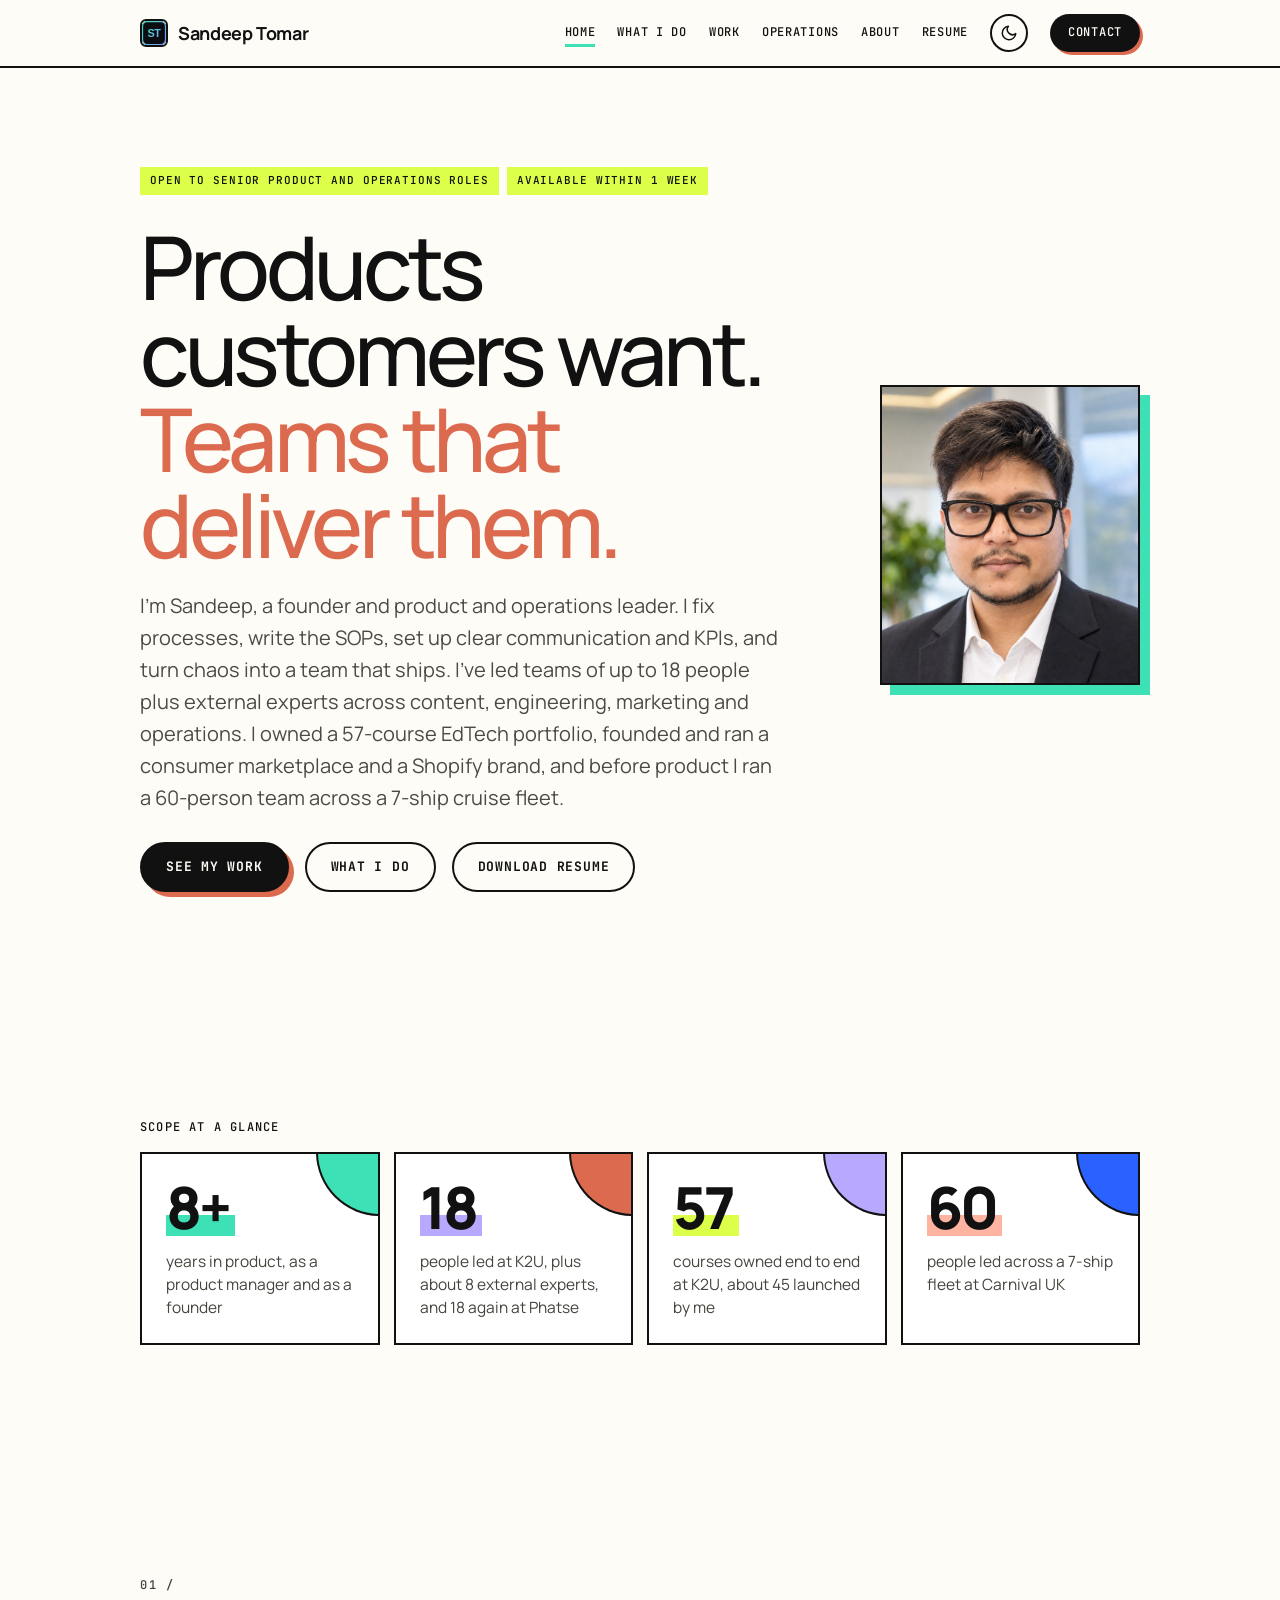
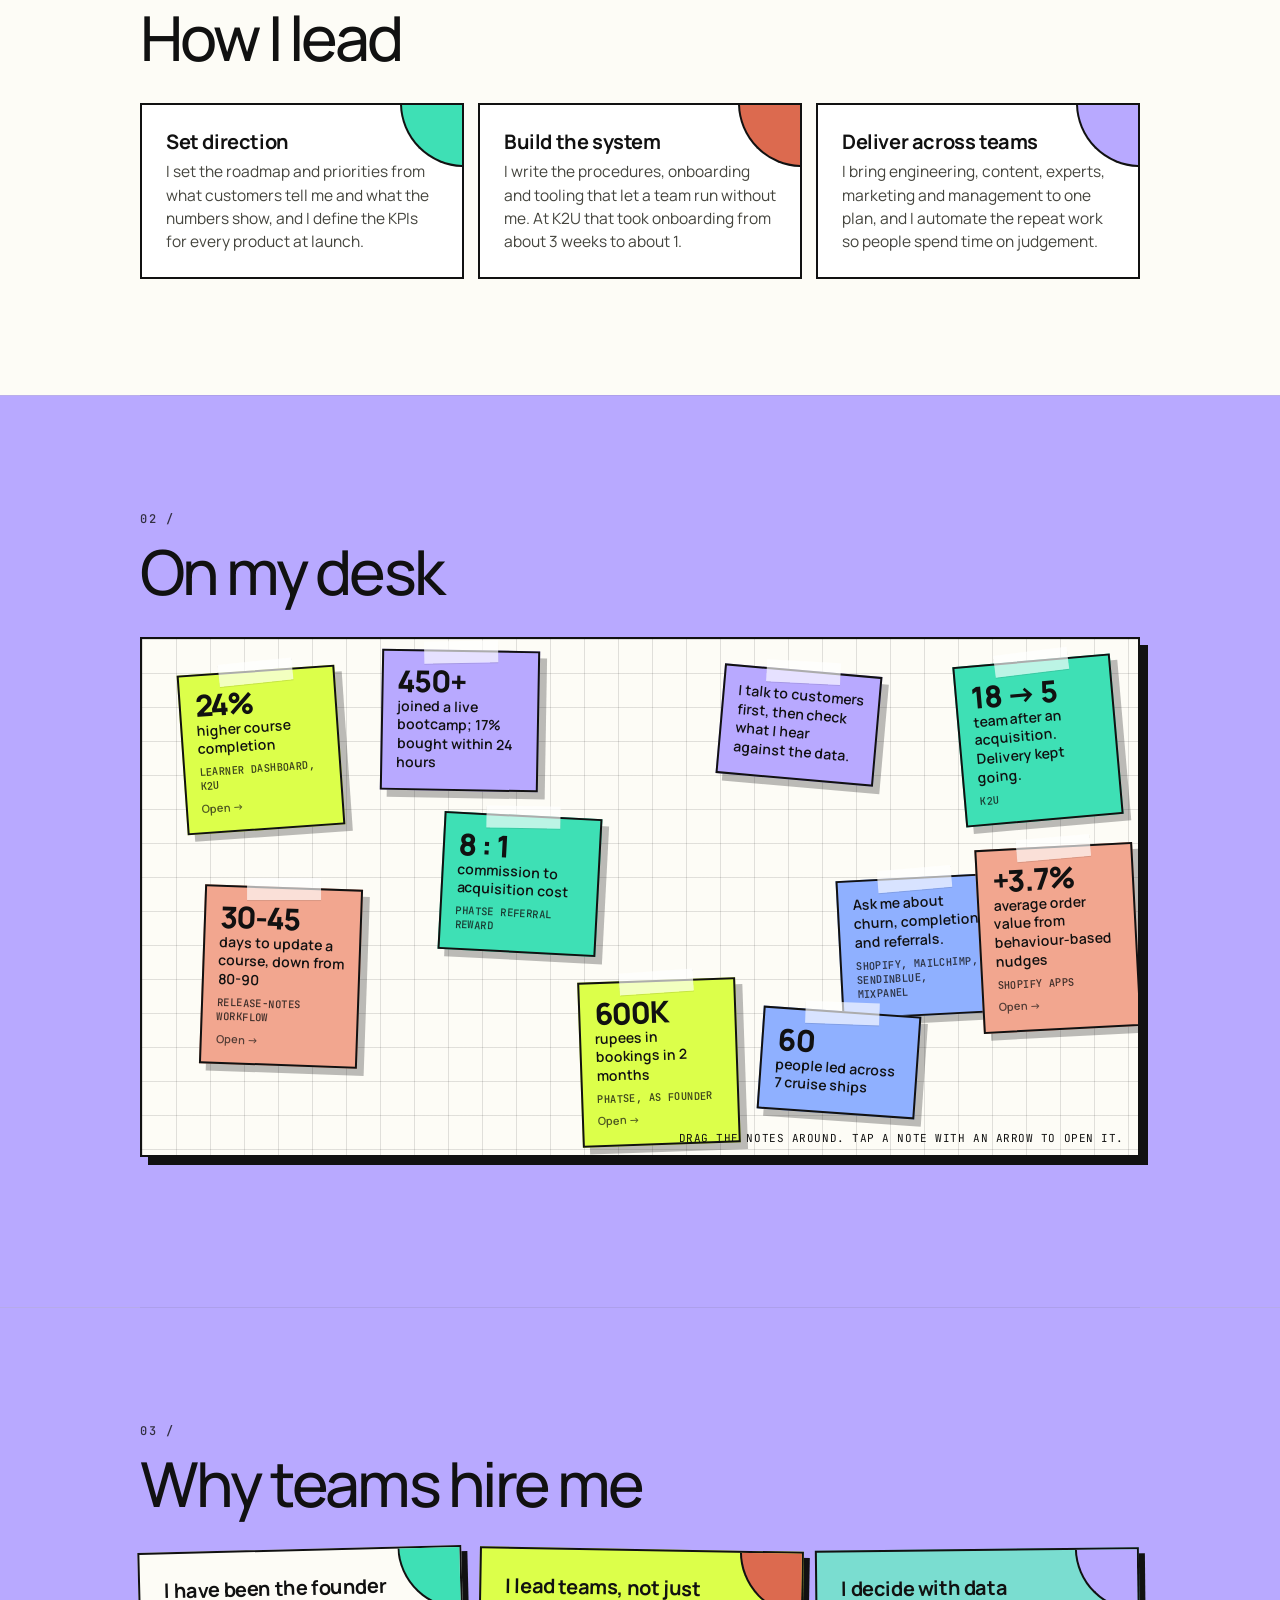
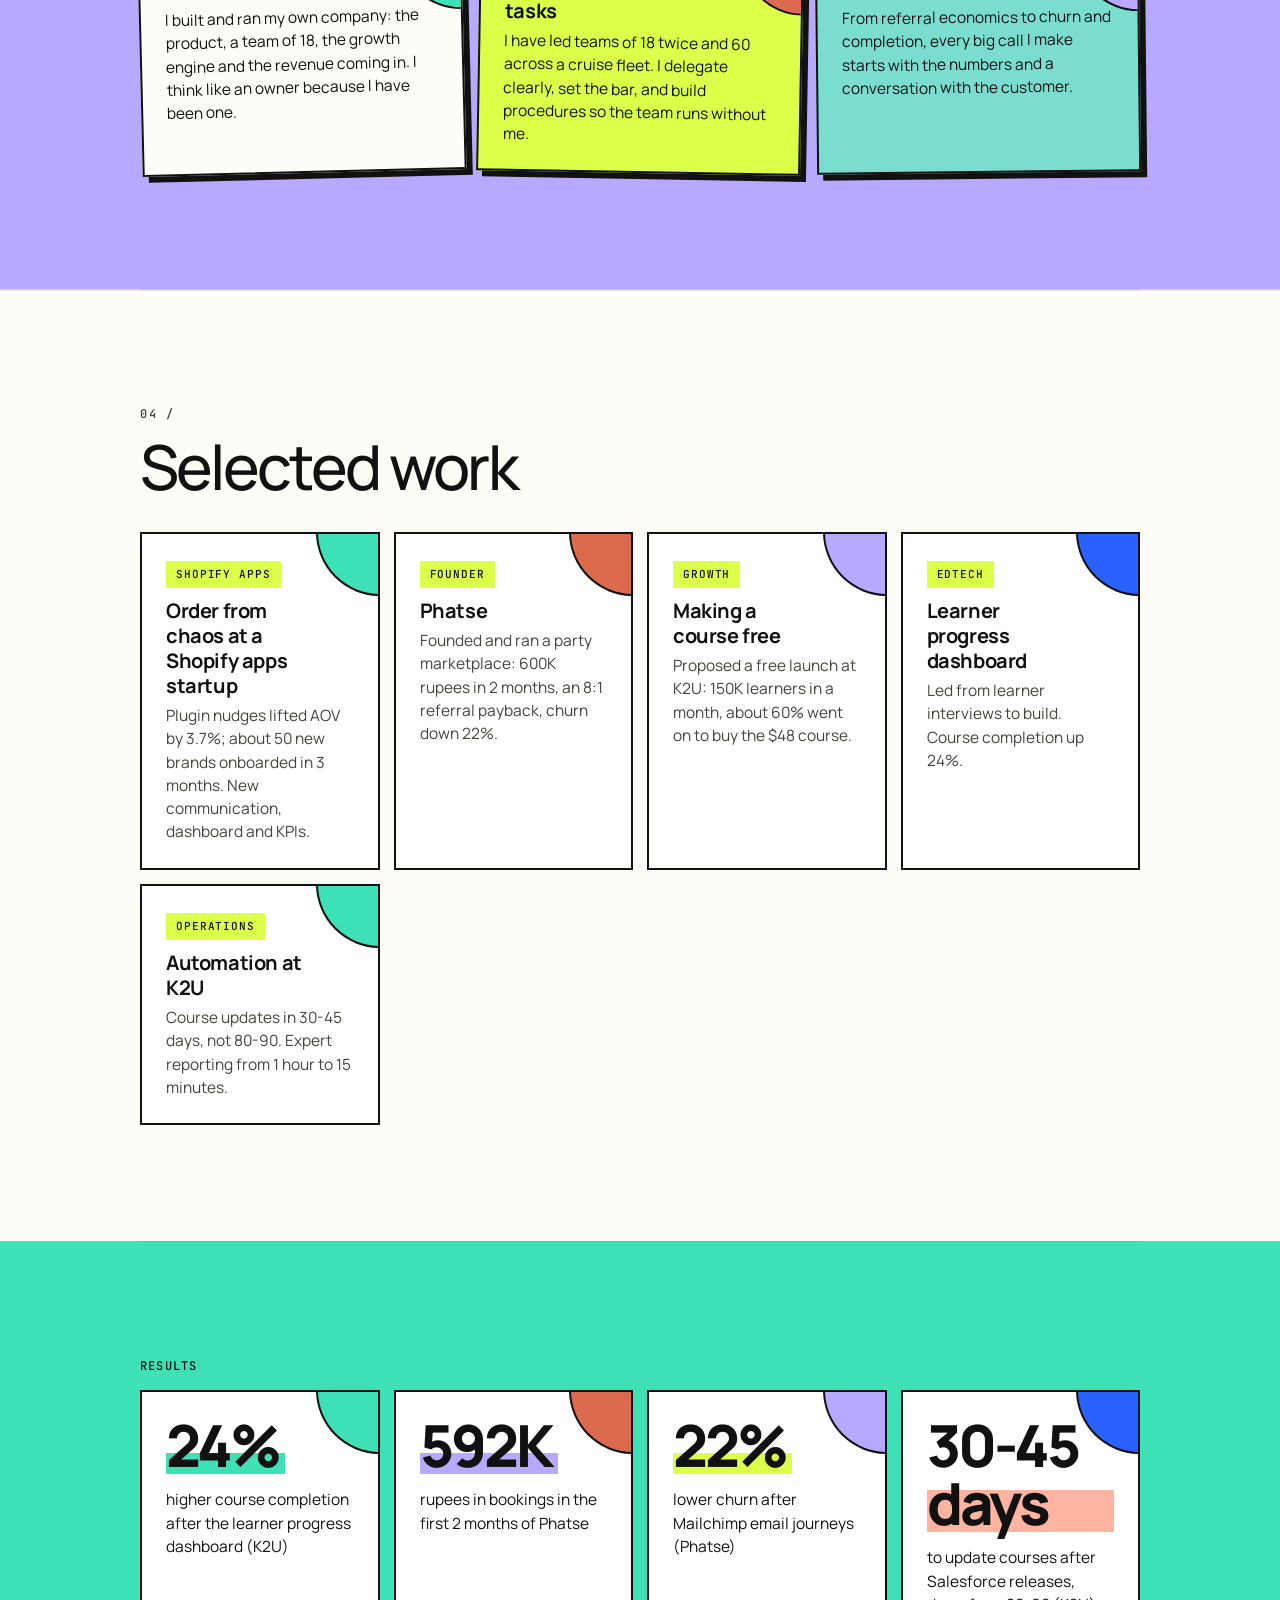
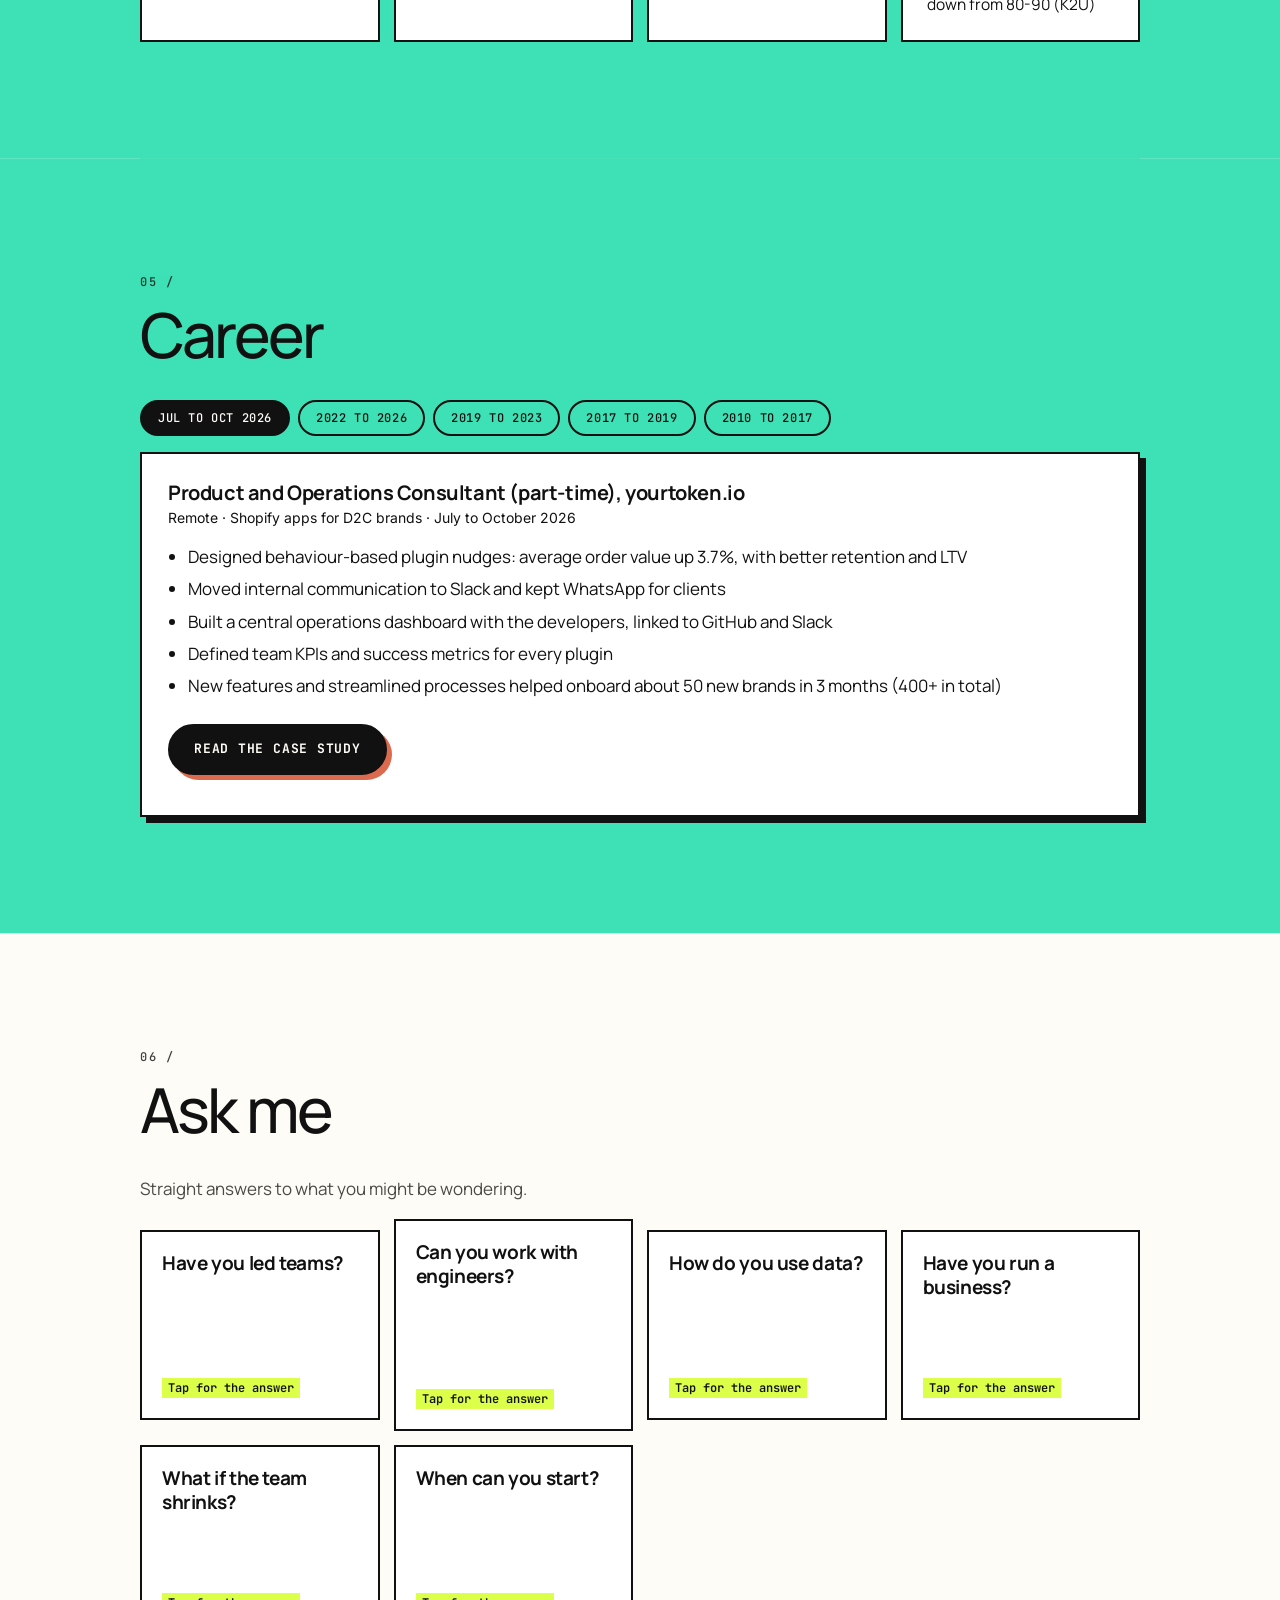
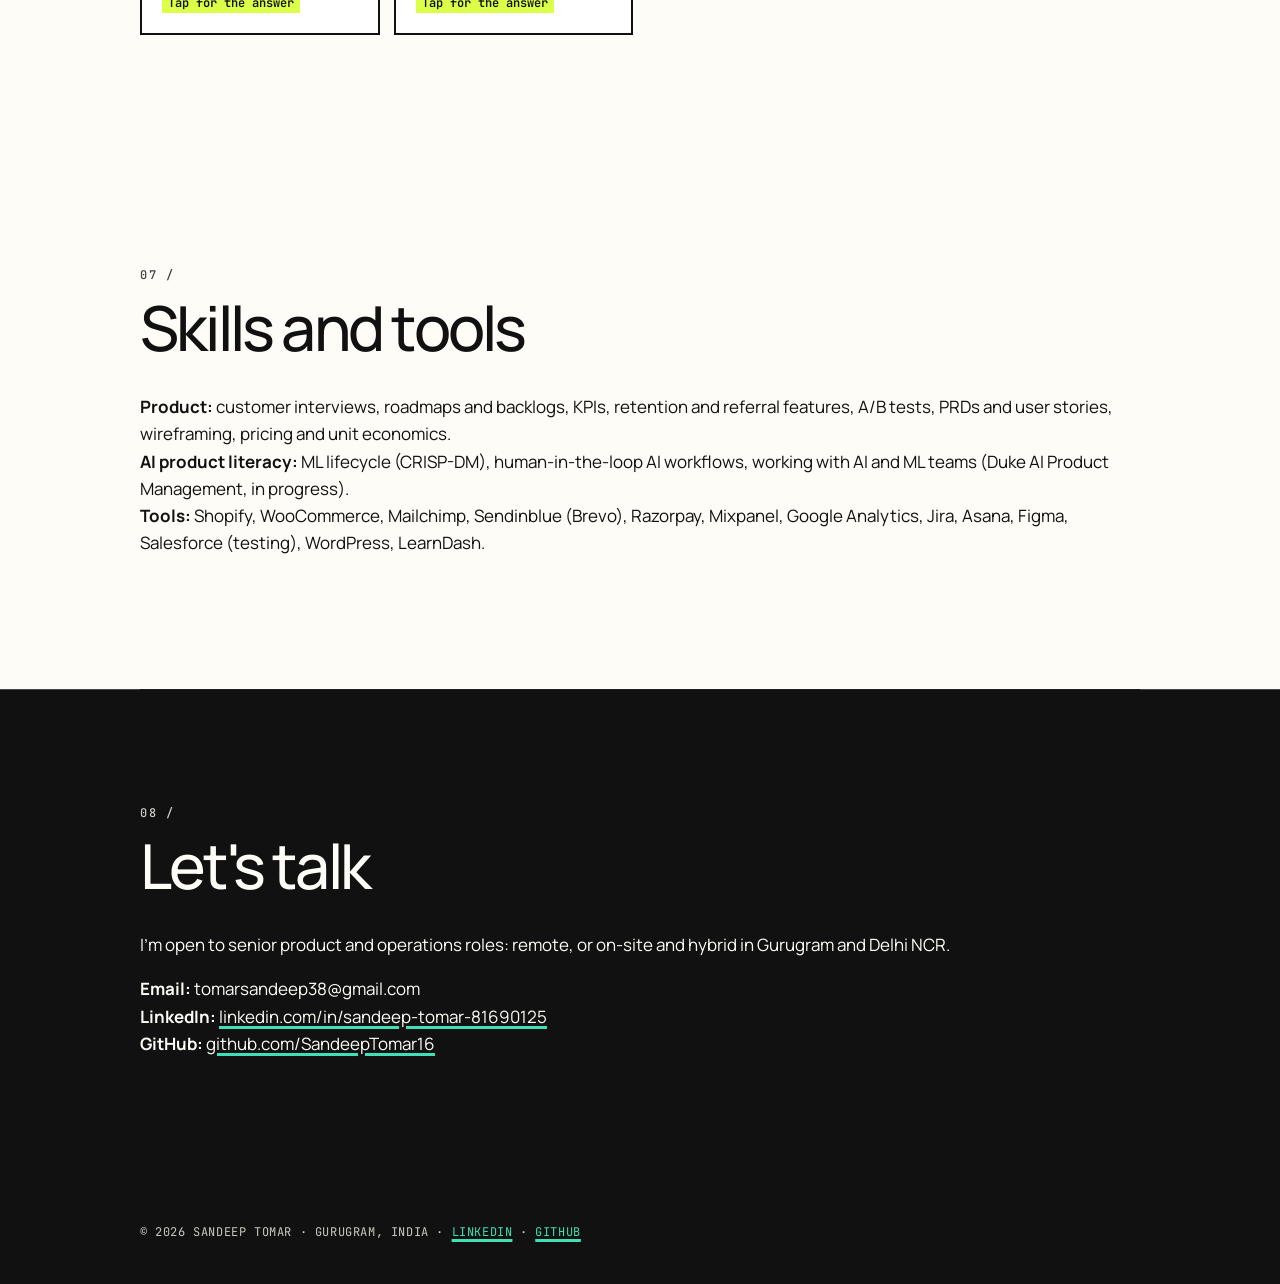
<file: index.html>
<!doctype html><html lang="en"><head><meta charset="utf-8"><link rel="icon" href="favicon.ico" sizes="any"><link rel="icon" href="favicon.svg" type="image/svg+xml"><link rel="icon" href="favicon-32.png" sizes="32x32" type="image/png"><link rel="apple-touch-icon" href="apple-touch-icon.png"><meta name="theme-color" content="#0b0d12"><meta name="viewport" content="width=device-width,initial-scale=1"><title>Sandeep Tomar | Product and Operations Leader</title><meta name="description" content="Products customers want. Teams that deliver them. Founder and product and operations leader: 8+ years, teams of 18, EdTech, D2C and Shopify. Case studies inside."><meta property="og:type" content="website"><meta property="og:site_name" content="Sandeep Tomar"><meta property="og:title" content="Sandeep Tomar | Product and Operations Leader"><meta property="og:description" content="Products customers want. Teams that deliver them. Founder and product and operations leader: 8+ years, teams of 18, EdTech, D2C and Shopify. Case studies inside."><meta property="og:image" content="https://sandeeptomar16.github.io/og-image.png"><meta property="og:image:width" content="1200"><meta property="og:image:height" content="627"><meta property="og:url" content="https://sandeeptomar16.github.io/"><meta name="twitter:card" content="summary_large_image"><meta name="twitter:image" content="https://sandeeptomar16.github.io/og-image.png"><link rel="preconnect" href="https://fonts.googleapis.com"><link rel="preconnect" href="https://fonts.gstatic.com" crossorigin><link href="https://fonts.googleapis.com/css2?family=Inter:wght@400;500;600;700;800&display=swap" rel="stylesheet"><style>
:root{--bg:#0b0d12;--fg:#eef1f6;--muted:#9aa3b2;--line:#222835;--card:#121620;--accent:#3ee0b5;--accent2:#10261f;--accent3:#7c9cff;--ink:#06120e;color-scheme:dark}
*{box-sizing:border-box}html{scroll-behavior:smooth}
body{margin:0;background:var(--bg);background-image:radial-gradient(900px 500px at 85% -10%,rgba(62,224,181,.10),transparent 60%),radial-gradient(700px 400px at -10% 10%,rgba(124,156,255,.08),transparent 60%);background-repeat:no-repeat;color:var(--fg);font:17px/1.65 'Inter',Arial,sans-serif}
h1,h2,h3,.nav,.tag,.btn,.k{font-family:'Inter',Arial,sans-serif}
a{color:var(--accent)}
.wrap{max-width:900px;margin:0 auto;padding:0 20px}
header{border-bottom:1px solid var(--line);position:sticky;top:0;background:rgba(11,13,18,.72);-webkit-backdrop-filter:blur(12px);backdrop-filter:blur(12px);z-index:5}
.nav{display:flex;justify-content:space-between;align-items:center;padding:14px 20px;gap:12px;flex-wrap:wrap}
.nav b{font-size:17px;letter-spacing:-.2px}.logo{display:flex;align-items:center;gap:10px;color:var(--fg);text-decoration:none}.logo img{border-radius:7px;transition:transform .3s}.logo:hover img{transform:rotate(-8deg) scale(1.08)}.logo:hover b{color:var(--accent)}.logo b{transition:color .2s}
.nav div{display:flex;flex-wrap:wrap;gap:2px 18px}.nav div a{color:var(--muted);text-decoration:none;font-size:14px;font-weight:500}
.nav div a:hover,.nav div a.on{color:var(--accent)}
.hero{padding:64px 0 36px}
.hero h1{font-size:clamp(36px,6.4vw,58px);line-height:1.05;letter-spacing:-2px;font-weight:800;background:linear-gradient(100deg,#ffffff 30%,var(--accent) 75%,var(--accent3));-webkit-background-clip:text;background-clip:text;color:transparent;margin:0 0 16px;text-wrap:balance}
.hero p{font-size:19px;color:var(--muted);max-width:640px}
.tag{display:inline-block;font-size:12px;font-weight:600;color:var(--accent);background:var(--accent2);padding:4px 10px;border-radius:99px;margin:0 6px 8px 0}
.btn{display:inline-block;background:var(--accent);color:var(--ink);padding:12px 22px;border-radius:99px;text-decoration:none;font-weight:600;font-size:15px;margin:6px 10px 6px 0}
.btn.alt{background:transparent;color:var(--accent);border:1.5px solid var(--accent)}
h2{font-size:28px;font-weight:800;letter-spacing:-.8px;margin:0 0 14px;text-wrap:balance}
h3{font-size:18px;margin:0 0 4px}
section{padding:34px 0;border-top:1px solid var(--line)}
.grid{display:grid;grid-template-columns:repeat(auto-fit,minmax(220px,1fr));gap:14px}
.card{background:var(--card);border:1px solid var(--line);border-radius:12px;padding:20px;text-decoration:none;color:inherit;display:block}
a.card:hover{border-color:var(--accent);box-shadow:0 0 0 1px var(--accent),0 12px 30px -14px rgba(62,224,181,.35)}
.card p{margin:6px 0 0;color:var(--muted);font-size:15px;line-height:1.5}
.num{font-family:'Inter',sans-serif;font-size:34px;font-weight:700;letter-spacing:-1px;color:var(--accent);line-height:1}
.k{font-size:12px;text-transform:uppercase;letter-spacing:.8px;color:var(--muted);font-weight:600}
.job{margin:0 0 22px}.job .d{color:var(--muted);font-size:14px;font-family:'Inter',sans-serif}
ul{padding-left:20px}li{margin:5px 0}
.meta{display:grid;grid-template-columns:repeat(auto-fit,minmax(160px,1fr));gap:14px;margin:26px 0 8px;padding:18px;background:var(--card);border:1px solid var(--line);border-radius:12px}
.meta div span{display:block;font-family:'Inter',sans-serif;font-size:15px;font-weight:600}
.toc{display:flex;gap:6px;flex-wrap:wrap;margin:0 0 6px}
.toc a{font-family:'Inter',sans-serif;font-size:13px;font-weight:500;padding:6px 12px;border:1px solid var(--line);border-radius:99px;color:var(--muted);text-decoration:none}
.toc a:hover{color:var(--accent);border-color:var(--accent)}
.next{display:flex;justify-content:space-between;gap:12px;flex-wrap:wrap;margin-top:10px}
footer{border-top:1px solid var(--line);padding:26px 0 44px;color:var(--muted);font:14px 'Inter',sans-serif}
.flow{display:flex;gap:10px;flex-wrap:wrap;align-items:stretch;margin:14px 0}
.flow div{flex:1 1 150px;background:var(--card);border:1px solid var(--line);border-radius:10px;padding:12px 14px;font:14px/1.4 'Inter',sans-serif}
.flow div b{display:block;color:var(--accent);font-size:12px;text-transform:uppercase;letter-spacing:.6px;margin-bottom:4px}

.desk{position:relative;height:460px;border:1px solid var(--line);border-radius:16px;background-color:var(--card);background-image:radial-gradient(#2b3242 1px,transparent 1px);background-size:22px 22px;overflow:hidden;margin:6px 0 34px}
.desk .hint{position:absolute;right:14px;bottom:10px;font:12px 'Inter',sans-serif;color:var(--muted);pointer-events:none}
.note{position:absolute;width:158px;padding:14px 14px 16px;font:600 14px/1.35 'Inter',sans-serif;color:#2a2618;border-radius:3px;box-shadow:0 8px 14px -6px rgba(0,0,0,.35),0 1px 0 rgba(255,255,255,.4) inset;cursor:grab;user-select:none;touch-action:none;transition:box-shadow .15s,transform .15s}
.note:active{cursor:grabbing;box-shadow:0 18px 24px -8px rgba(0,0,0,.45)}
.note small{display:block;font-weight:500;font-size:12px;opacity:.75;margin-top:6px}
.note .big{display:block;font-size:30px;letter-spacing:-1px;line-height:1.05}
.y{background:#fde68a}.g{background:#bbf7d0}.p{background:#fbcfe8}.b{background:#bae6fd}.o{background:#fed7aa}
@media (max-width:560px){.desk{height:auto;display:grid;grid-template-columns:1fr 1fr;gap:12px;padding:14px 14px 40px}.note{position:static!important;width:auto;transform:none!important;touch-action:auto;cursor:pointer;font-size:13px}.note .big{font-size:24px}.desk .hint .dk{display:none}}
.callout{border-left:3px solid var(--accent);padding:8px 18px;background:var(--accent2);border-radius:0 10px 10px 0;margin:18px 0}.callout b{font-family:'Inter',sans-serif}.chips{margin:8px 0 0}h3.s{font-size:17px;margin:20px 0 6px}
.tbl{overflow-x:auto;margin:14px 0}.tbl table{border-collapse:collapse;width:100%;min-width:620px;font:14px/1.45 'Inter',sans-serif}.tbl th{text-align:left;font-size:12px;text-transform:uppercase;letter-spacing:.6px;color:var(--muted);border-bottom:2px solid var(--line);padding:8px 10px}.tbl td{border-bottom:1px solid var(--line);padding:10px;vertical-align:top}.tbl td:first-child{font-weight:600}.tbl td:last-child{color:var(--accent);font-weight:600}
.flip{perspective:1000px;background:none;border:0;padding:0;text-align:left;cursor:pointer;min-height:170px;font:inherit;color:inherit}
.flip .in{position:relative;width:100%;height:100%;min-height:170px;transition:transform .5s;transform-style:preserve-3d}
.flip.on .in{transform:rotateY(180deg)}
.flip .fc,.flip .bc{position:absolute;inset:0;backface-visibility:hidden;-webkit-backface-visibility:hidden;border-radius:12px;padding:20px;border:1px solid var(--line);display:flex;flex-direction:column;justify-content:space-between}
.flip .fc{background:var(--card)}.flip .fc h3{font-size:19px}.flip .fc small{font:600 12px 'Inter',sans-serif;color:var(--accent)}
.flip .bc{background:var(--accent);color:var(--ink);transform:rotateY(180deg);font:15px/1.5 'Inter',sans-serif}
.tl{display:flex;gap:8px;flex-wrap:wrap;margin:6px 0 16px}
.tl button{font:600 14px 'Inter',sans-serif;padding:9px 14px;border-radius:99px;border:1.5px solid var(--line);background:var(--card);color:var(--muted);cursor:pointer}
.tl button[aria-selected=true]{background:var(--accent);border-color:var(--accent);color:var(--ink)}
.tlp{background:var(--card);border:1px solid var(--line);border-radius:12px;padding:22px}
.note[data-href]::after{content:'Open →';display:block;font-size:11px;margin-top:8px;opacity:.7}
@media (prefers-reduced-motion:reduce){.flip .in{transition:none}}
/* motion */
#prog{position:fixed;left:0;top:0;height:3px;width:100%;transform-origin:0 50%;transform:scaleX(0);background:linear-gradient(90deg,var(--accent),var(--accent3));z-index:10;pointer-events:none}
header{transition:box-shadow .3s,background .3s}header.sc{box-shadow:0 10px 30px -18px rgba(0,0,0,.9);background:rgba(11,13,18,.88)}
.nav div a{position:relative;transition:color .2s}.nav div a::after{content:'';position:absolute;left:0;right:0;bottom:-4px;height:2px;border-radius:2px;background:var(--accent);transform:scaleX(0);transform-origin:left;transition:transform .25s}.nav div a:hover::after,.nav div a.on::after{transform:scaleX(1)}
.btn{position:relative;overflow:hidden;transition:transform .2s,box-shadow .25s,background .25s,color .25s}
.btn:hover{transform:translateY(-2px);box-shadow:0 10px 24px -10px rgba(62,224,181,.7)}.btn:active{transform:translateY(0) scale(.97)}
.btn:not(.alt)::after{content:'';position:absolute;top:0;left:-60%;width:40%;height:100%;background:linear-gradient(100deg,transparent,rgba(255,255,255,.55),transparent);transform:skewX(-20deg);animation:shine 4.5s ease-in-out infinite}
.btn.alt:hover{background:var(--accent2)}
@keyframes shine{0%,70%{left:-60%}100%{left:130%}}
.card{position:relative;transition:transform .25s,border-color .25s,box-shadow .25s}
.card::before{content:'';position:absolute;inset:0;border-radius:inherit;pointer-events:none;opacity:0;transition:opacity .3s;background:radial-gradient(320px circle at var(--mx,50%) var(--my,50%),rgba(62,224,181,.13),transparent 60%)}
.card:hover{transform:translateY(-4px);border-color:rgba(62,224,181,.55);box-shadow:0 16px 34px -18px rgba(62,224,181,.45)}.card:hover::before{opacity:1}
.hero h1{background-size:220% 100%;animation:hue 7s ease-in-out infinite alternate}
@keyframes hue{from{background-position:0% 0}to{background-position:100% 0}}
.hp{animation:floaty 6s ease-in-out infinite;transition:transform .3s}
@keyframes floaty{0%,100%{translate:0 0}50%{translate:0 -10px}}
.tag{transition:transform .2s}.tag:hover{transform:translateY(-1px)}
.note:hover{z-index:3;box-shadow:0 18px 26px -10px rgba(0,0,0,.6)}
.tlp{animation:fadeUp .45s ease both}.tl button{transition:background .2s,color .2s,border-color .2s,transform .15s}.tl button:hover{transform:translateY(-1px);border-color:var(--accent);color:var(--fg)}
.flip{transition:transform .2s}.flip:hover{transform:translateY(-3px)}.flip:hover .fc{border-color:rgba(62,224,181,.55)}
.toc a{transition:color .2s,border-color .2s,background .2s}.toc a:hover{background:var(--accent2)}
@keyframes fadeUp{from{opacity:0;translate:0 12px}to{opacity:1;translate:0 0}}
html.js .rv{opacity:0;translate:0 26px;transition:opacity .7s ease,translate .7s cubic-bezier(.2,.7,.2,1);transition-delay:var(--d,0s)}
html.js .rv.in{opacity:1;translate:0 0}
@media (prefers-reduced-motion:reduce){*,*::before,*::after{animation:none!important;transition:none!important}html.js .rv{opacity:1;translate:none}#prog{display:none}}

.heroflex{display:flex;gap:40px;align-items:center;flex-wrap:wrap-reverse}.ht{flex:1 1 440px;min-width:0}.hp{width:240px;height:240px;max-width:100%;border-radius:50%;object-fit:cover;border:5px solid var(--accent);box-shadow:0 0 0 8px rgba(62,224,181,.08),0 20px 40px -12px rgba(62,224,181,.35)}@media (max-width:560px){.hp{width:150px;height:150px}}
</style><link href="https://fonts.googleapis.com/css2?family=JetBrains+Mono:wght@400;500;700&family=Manrope:wght@400;500;600;700;800&display=swap" rel="stylesheet"><link rel="stylesheet" href="theme.css"><script src="theme.js"></script></head><body>
<div id="prog"></div><header><div class="wrap nav"><a class="logo" href="index.html" aria-label="Sandeep Tomar, home"><img src="favicon.svg" alt="" width="28" height="28"><b>Sandeep Tomar</b></a><div><a href="index.html" class=on>Home</a><a href="product.html">What I do</a><a href="projects.html">Work</a><a href="operations.html">Operations</a><a href="about.html">About</a><a href="assets/Sandeep_Tomar_Product_Manager_Resume.pdf">Resume</a><a href="index.html#contact">Contact</a></div></div></header>
<div class="wrap"><div class="hero heroflex"><div class="ht"><span class="tag">Open to senior product and operations roles</span><span class="tag">Available within 1 week</span>
<h1>Products customers want. <span class="hl">Teams that deliver them.</span></h1>
<p>I'm Sandeep, a founder and product and operations leader. I fix processes, write the SOPs, set up clear communication and KPIs, and turn chaos into a team that ships. I've led teams of up to 18 people plus external experts across content, engineering, marketing and operations. I owned a 57-course EdTech portfolio, founded and ran a consumer marketplace and a Shopify brand, and before product I ran a 60-person team across a 7-ship cruise fleet.</p>
<a class="btn" href="projects.html">See my work</a><a class="btn alt" href="product.html">What I do</a><a class="btn alt" href="assets/Sandeep_Tomar_Product_Manager_Resume.pdf">Download resume</a></div><img class="hp" src="sandeep.jpg" alt="Sandeep Tomar" width="240" height="240"></div>
<section><div class="k" style="margin-bottom:14px">Scope at a glance</div><div class="grid">
<div class="card"><div class="num">8+</div><p>years in product, as a product manager and as a founder</p></div>
<div class="card"><div class="num">18</div><p>people led at K2U, plus about 8 external experts, and 18 again at Phatse</p></div>
<div class="card"><div class="num">57</div><p>courses owned end to end at K2U, about 45 launched by me</p></div>
<div class="card"><div class="num">60</div><p>people led across a 7-ship fleet at Carnival UK</p></div></div></section>
<section><h2>How I lead</h2><div class="grid">
<div class="card"><h3>Set direction</h3><p>I set the roadmap and priorities from what customers tell me and what the numbers show, and I define the KPIs for every product at launch.</p></div>
<div class="card"><h3>Build the system</h3><p>I write the procedures, onboarding and tooling that let a team run without me. At K2U that took onboarding from about 3 weeks to about 1.</p></div>
<div class="card"><h3>Deliver across teams</h3><p>I bring engineering, content, experts, marketing and management to one plan, and I automate the repeat work so people spend time on judgement.</p></div></div></section>
<section class="bg bg-p"><h2>On my desk</h2><div class="desk" id="desk">
<div class="note y" style="left:4%;top:6%;transform:rotate(-4deg)" data-href="case-k2u-dashboard.html"><span class="big">24%</span>higher course completion<small>learner dashboard, K2U</small></div>
<div class="note g" style="left:30%;top:34%;transform:rotate(3deg)"><span class="big">8 : 1</span>commission to acquisition cost<small>Phatse referral reward</small></div>
<div class="note p" style="left:58%;top:6%;transform:rotate(5deg)">I talk to customers first, then check what I hear against the data.</div>
<div class="note b" style="left:70%;top:46%;transform:rotate(-3deg)">Ask me about churn, completion and referrals.<small>Shopify, Mailchimp, Sendinblue, Mixpanel</small></div>
<div class="note o" style="left:6%;top:48%;transform:rotate(2deg)" data-href="case-automation.html"><span class="big">30-45</span>days to update a course, down from 80-90<small>release-notes workflow</small></div>
<div class="note y" style="left:44%;top:66%;transform:rotate(-2deg)" data-href="case-phatse.html"><span class="big">600K</span>rupees in bookings in 2 months<small>Phatse, as founder</small></div>
<div class="note g" style="left:82%;top:4%;transform:rotate(-5deg)"><span class="big">18 &rarr; 5</span>team after an acquisition. Delivery kept going.<small>K2U</small></div>
<div class="note p" style="left:24%;top:2%;transform:rotate(1deg)"><span class="big">450+</span>joined a live bootcamp; 17% bought within 24 hours</div>
<div class="note b" style="left:62%;top:72%;transform:rotate(4deg)"><span class="big">60</span>people led across 7 cruise ships</div>
<div class="note o" style="left:84%;top:40%;transform:rotate(-3deg)" data-href="case-yourtoken.html"><span class="big">+3.7%</span>average order value from behaviour-based nudges<small>Shopify apps</small></div>
<div class="hint"><span class="dk">Drag the notes around. </span>Tap a note with an arrow to open it.</div></div></section>
<script>
(function(){var desk=document.getElementById('desk');if(!desk)return;var z=10;
[].forEach.call(desk.querySelectorAll('.note'),function(n){var sx,sy,ox,oy,drag=false;
var moved=0;n.addEventListener('pointerdown',function(e){drag=true;moved=0;n.setPointerCapture(e.pointerId);z++;n.style.zIndex=z;sx=e.clientX;sy=e.clientY;ox=n.offsetLeft;oy=n.offsetTop;n.style.transform+=' scale(1.04)';});
n.addEventListener('pointermove',function(e){if(!drag)return;moved=Math.max(moved,Math.abs(e.clientX-sx)+Math.abs(e.clientY-sy));var x=ox+e.clientX-sx,y=oy+e.clientY-sy;x=Math.max(0,Math.min(desk.clientWidth-n.offsetWidth,x));y=Math.max(0,Math.min(desk.clientHeight-n.offsetHeight,y));n.style.left=x+'px';n.style.top=y+'px';});
function end(){if(!drag)return;drag=false;if(moved<6&&n.dataset.href){location.href=n.dataset.href;}n.style.transform=n.style.transform.replace(' scale(1.04)','');}
n.addEventListener('pointerup',end);n.addEventListener('pointercancel',end);});})();
</script>
<section class="bg bg-p tilt"><h2>Why teams hire me</h2><div class="grid">
<div class="card"><h3>I have been the founder</h3><p>I built and ran my own company: the product, a team of 18, the growth engine and the revenue coming in. I think like an owner because I have been one.</p></div>
<div class="card"><h3>I lead teams, not just tasks</h3><p>I have led teams of 18 twice and 60 across a cruise fleet. I delegate clearly, set the bar, and build procedures so the team runs without me.</p></div>
<div class="card"><h3>I decide with data</h3><p>From referral economics to churn and completion, every big call I make starts with the numbers and a conversation with the customer.</p></div></div></section>
<section><h2>Selected work</h2><div class="grid">
<a class="card" href="case-yourtoken.html"><span class="tag">Shopify apps</span><h3>Order from chaos at a Shopify apps startup</h3><p>Plugin nudges lifted AOV by 3.7%; about 50 new brands onboarded in 3 months. New communication, dashboard and KPIs.</p></a>
<a class="card" href="case-phatse.html"><span class="tag">Founder</span><h3>Phatse</h3><p>Founded and ran a party marketplace: 600K rupees in 2 months, an 8:1 referral payback, churn down 22%.</p></a>
<a class="card" href="case-free-launch.html"><span class="tag">Growth</span><h3>Making a course free</h3><p>Proposed a free launch at K2U: 150K learners in a month, about 60% went on to buy the $48 course.</p></a>
<a class="card" href="case-k2u-dashboard.html"><span class="tag">EdTech</span><h3>Learner progress dashboard</h3><p>Led from learner interviews to build. Course completion up 24%.</p></a>
<a class="card" href="case-automation.html"><span class="tag">Operations</span><h3>Automation at K2U</h3><p>Course updates in 30-45 days, not 80-90. Expert reporting from 1 hour to 15 minutes.</p></a></div></section>
<section class="bg bg-g"><div class="k" style="margin-bottom:14px">Results</div><div class="grid">
<div class="card"><div class="num">24%</div><p>higher course completion after the learner progress dashboard (K2U)</p></div>
<div class="card"><div class="num">600K</div><p>rupees in bookings in the first 2 months of Phatse</p></div>
<div class="card"><div class="num">22%</div><p>lower churn after Mailchimp email journeys (Phatse)</p></div>
<div class="card"><div class="num">30-45 days</div><p>to update courses after Salesforce releases, down from 80-90 (K2U)</p></div></div></section>
<section class="bg bg-g"><h2>Career</h2><div class="tl" role="tablist"><button role="tab" aria-selected="true" aria-controls="tl-yt">Jul to Oct 2026</button><button role="tab" aria-selected="false" aria-controls="tl-k2u">2022 to 2026</button><button role="tab" aria-selected="false" aria-controls="tl-phatse">2019 to 2023</button><button role="tab" aria-selected="false" aria-controls="tl-sf">2017 to 2019</button><button role="tab" aria-selected="false" aria-controls="tl-cuk">2010 to 2017</button></div><div class="tlp" id="tl-yt" role="tabpanel"><h3>Product and Operations Consultant (part-time), yourtoken.io</h3><div class="d" style="color:var(--muted);font:14px Inter,sans-serif;margin-bottom:8px">Remote &middot; Shopify apps for D2C brands &middot; July to October 2026</div><ul><li>Designed behaviour-based plugin nudges: average order value up 3.7%, with better retention and LTV</li><li>Moved internal communication to Slack and kept WhatsApp for clients</li><li>Built a central operations dashboard with the developers, linked to GitHub and Slack</li><li>Defined team KPIs and success metrics for every plugin</li><li>New features and streamlined processes helped onboard about 50 new brands in 3 months (400+ in total)</li></ul><a class=btn alt href=case-yourtoken.html>Read the case study</a></div><div class="tlp" id="tl-k2u" role="tabpanel" hidden><h3>Product Manager, K2 Partnering Solutions (K2U)</h3><div class="d" style="color:var(--muted);font:14px Inter,sans-serif;margin-bottom:8px">Remote &middot; US and UK learners and B2B clients</div><ul><li>Led the learning products business: a 57-course portfolio, about 45 launches</li><li>Team of 18 (15 content, 3 project managers) plus about 8 external experts</li><li>Learner dashboard: course completion up 24%</li><li>Release-notes workflow: updates in 30-45 days, not 80-90</li><li>Revenue-sharing tool: expert reporting from 1 hour to 15 minutes</li></ul><a class=btn alt href=case-k2u-dashboard.html>Read the case study</a></div><div class="tlp" id="tl-phatse" role="tabpanel" hidden><h3>Founder and CEO, Phatse (Celebratious)</h3><div class="d" style="color:var(--muted);font:14px Inter,sans-serif;margin-bottom:8px">Gurgaon</div><ul><li>Founded and ran an online party marketplace, and the Shopify brand Boxyt</li><li>Team of 18: 8 engineers, 5 sales and marketing, 5 interns</li><li>600K rupees in bookings in the first 2 months; 8:1 referral payback; churn down 22%</li><li>Top 25 startups, BITS Pilani Entrepreneurship Conclave 2021</li></ul><a class=btn alt href=case-phatse.html>Read the case study</a></div><div class="tlp" id="tl-sf" role="tabpanel" hidden><h3>Product Manager, SearchFinn Inc.</h3><div class="d" style="color:var(--muted);font:14px Inter,sans-serif;margin-bottom:8px">Makati, Philippines</div><ul><li>Worked with engineers on a React rebuild that cut load time by 40%</li><li>Wireframes and prototypes with design and engineering</li></ul></div><div class="tlp" id="tl-cuk" role="tabpanel" hidden><h3>F&amp;B Supervisor, Carnival UK (P&amp;O Cruises)</h3><div class="d" style="color:var(--muted);font:14px Inter,sans-serif;margin-bottom:8px">Southampton, UK</div><ul><li>Led a 60-person dining team across a 7-ship fleet</li><li>Managed Marco Pierre White&rsquo;s onboard restaurant; NPS above 80 on 85%+ of cruises</li><li>Ran event logistics and trained new joiners</li></ul></div></section><section><h2>Ask me</h2><p style="color:var(--muted)">Straight answers to what you might be wondering.</p><div class="grid"><button class="flip" aria-pressed="false"><div class="in"><div class="fc"><h3>Have you led teams?</h3><small>Tap for the answer</small></div><div class="bc">Yes. 18 people at K2U plus about 8 experts, 18 at Phatse, and 60 across 7 ships at Carnival UK.</div></div></button><button class="flip" aria-pressed="false"><div class="in"><div class="fc"><h3>Can you work with engineers?</h3><small>Tap for the answer</small></div><div class="bc">I write the requirements and wireframes, settle the trade-offs and sign off the build. Engineering built my dashboard, the release-notes workflow and the revenue-sharing tool.</div></div></button><button class="flip" aria-pressed="false"><div class="in"><div class="fc"><h3>How do you use data?</h3><small>Tap for the answer</small></div><div class="bc">KPIs set at launch, Mixpanel funnels, A/B tests and unit economics. My referral reward paid back about 8 to 1.</div></div></button><button class="flip" aria-pressed="false"><div class="in"><div class="fc"><h3>Have you run a business?</h3><small>Tap for the answer</small></div><div class="bc">I founded Phatse and ran it for 3 years: 600K rupees in bookings in the first 2 months, and a Top 25 startup at BITS Pilani 2021.</div></div></button><button class="flip" aria-pressed="false"><div class="in"><div class="fc"><h3>What if the team shrinks?</h3><small>Tap for the answer</small></div><div class="bc">After an acquisition my team went from 18 to 5. I automated the repeat work and kept delivery going.</div></div></button><button class="flip" aria-pressed="false"><div class="in"><div class="fc"><h3>When can you start?</h3><small>Tap for the answer</small></div><div class="bc">Within 1 week. Remote, or on-site and hybrid in Gurugram and Delhi NCR.</div></div></button></div></section>
<section><h2>Skills and tools</h2><p><b>Product:</b> customer interviews, roadmaps and backlogs, KPIs, retention and referral features, A/B tests, PRDs and user stories, wireframing, pricing and unit economics.<br><b>AI product literacy:</b> ML lifecycle (CRISP-DM), human-in-the-loop AI workflows, working with AI and ML teams (Duke AI Product Management, in progress).<br><b>Tools:</b> Shopify, WooCommerce, Mailchimp, Sendinblue (Brevo), Razorpay, Mixpanel, Google Analytics, Jira, Asana, Figma, Salesforce (testing), WordPress, LearnDash.</p></section>
<section class="bg bg-k" id="contact"><h2>Let's talk</h2><p>I'm open to senior product and operations roles: remote, or on-site and hybrid in Gurugram and Delhi NCR.</p>
<p><b>Email:</b> tomarsandeep38@gmail.com<br><b>LinkedIn:</b> <a href="https://www.linkedin.com/in/sandeep-tomar-81690125">linkedin.com/in/sandeep-tomar-81690125</a><br><b>GitHub:</b> <a href="https://github.com/SandeepTomar16">github.com/SandeepTomar16</a></p></section></div>
<script>
(function(){var rm=window.matchMedia&&matchMedia('(prefers-reduced-motion: reduce)').matches;
var nums=[].slice.call(document.querySelectorAll('.num'));
function run(el){var m=el.textContent.match(/^(\D*)(\d+)(.*)$/);if(!m||rm)return;var end=+m[2],t0=null,d=900;
 function f(t){if(!t0)t0=t;var p=Math.min(1,(t-t0)/d);el.textContent=m[1]+Math.round(end*(1-Math.pow(1-p,3)))+m[3];if(p<1)requestAnimationFrame(f);}requestAnimationFrame(f);}
if('IntersectionObserver' in window){var io=new IntersectionObserver(function(es){es.forEach(function(e){if(e.isIntersecting){run(e.target);io.unobserve(e.target);}})},{threshold:.6});nums.forEach(function(n){io.observe(n)});}
[].forEach.call(document.querySelectorAll('.flip'),function(b){b.addEventListener('click',function(){b.classList.toggle('on');b.setAttribute('aria-pressed',b.classList.contains('on'))})});
[].forEach.call(document.querySelectorAll('.tl'),function(t){var bs=[].slice.call(t.querySelectorAll('button'));bs.forEach(function(b){b.addEventListener('click',function(){bs.forEach(function(x){var on=x===b;x.setAttribute('aria-selected',on);document.getElementById(x.getAttribute('aria-controls')).hidden=!on;})})})});
})();
document.documentElement.classList.add('js');
(function(){var rm=window.matchMedia&&matchMedia('(prefers-reduced-motion: reduce)').matches;
var hd=document.querySelector('header'),pg=document.getElementById('prog');
function sc(){var h=document.documentElement,m=h.scrollHeight-h.clientHeight;if(pg)pg.style.transform='scaleX('+(m>0?h.scrollTop/m:0)+')';if(hd)hd.classList.toggle('sc',h.scrollTop>10);}
addEventListener('scroll',sc,{passive:true});sc();
[].forEach.call(document.querySelectorAll('.card'),function(c){c.addEventListener('pointermove',function(e){var r=c.getBoundingClientRect();c.style.setProperty('--mx',(e.clientX-r.left)+'px');c.style.setProperty('--my',(e.clientY-r.top)+'px');});});
if(rm||!('IntersectionObserver' in window))return;
var els=[].slice.call(document.querySelectorAll('section > h2, section > .k, section > p, .grid, .meta, .toc, .desk, .tl, .flow, .callout, .tbl, .next, .job, section > ul'));
els.forEach(function(el){if(el.closest('.grid')&&!el.classList.contains('grid'))return;el.classList.add('rv');});
[].forEach.call(document.querySelectorAll('.grid'),function(g){[].forEach.call(g.children,function(c,i){c.classList.add('rv');c.style.setProperty('--d',(i*0.08)+'s');});g.classList.remove('rv');});
var io=new IntersectionObserver(function(es){es.forEach(function(e){if(e.isIntersecting){e.target.classList.add('in');io.unobserve(e.target);}})},{threshold:.12,rootMargin:'0px 0px -40px 0px'});
[].forEach.call(document.querySelectorAll('.rv'),function(el){io.observe(el)});
})();
</script>
<footer><div class="wrap">&copy; 2026 Sandeep Tomar &middot; Gurugram, India &middot; <a href="https://www.linkedin.com/in/sandeep-tomar-81690125">LinkedIn</a> &middot; <a href="https://github.com/SandeepTomar16">GitHub</a></div></footer></body></html>
</file>
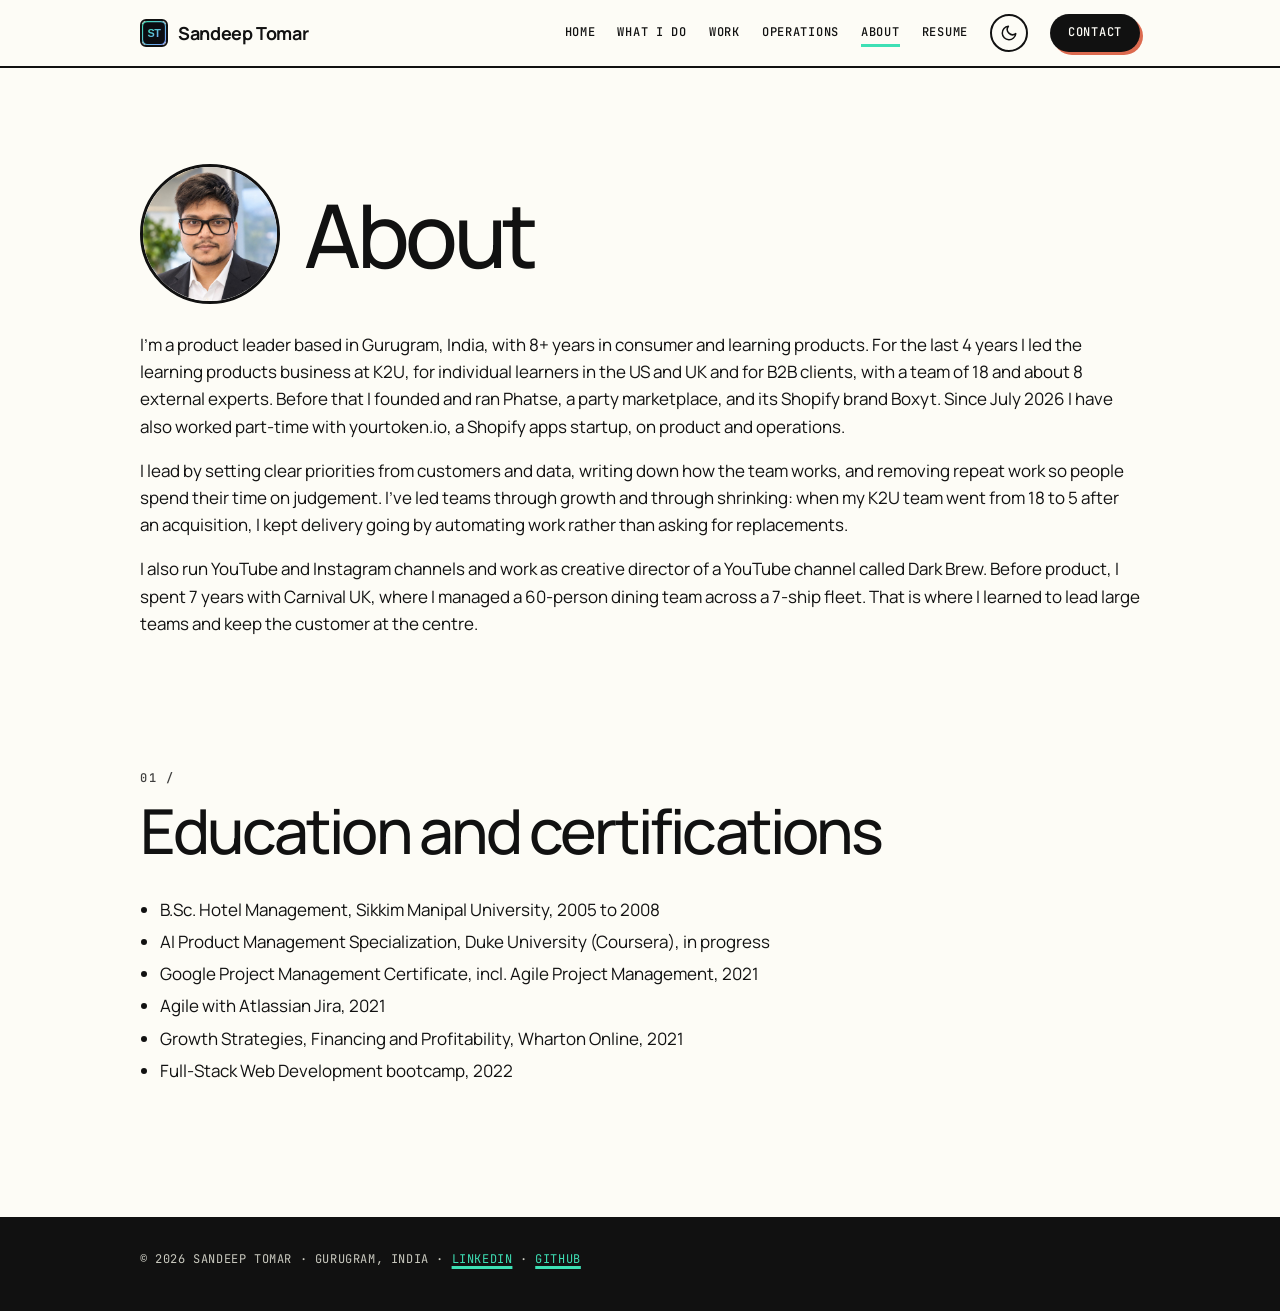
<file: about.html>
<!doctype html><html lang="en"><head><meta charset="utf-8"><link rel="icon" href="favicon.ico" sizes="any"><link rel="icon" href="favicon.svg" type="image/svg+xml"><link rel="icon" href="favicon-32.png" sizes="32x32" type="image/png"><link rel="apple-touch-icon" href="apple-touch-icon.png"><meta name="theme-color" content="#0b0d12"><meta name="viewport" content="width=device-width,initial-scale=1"><title>About | Sandeep Tomar</title><meta name="description" content="About Sandeep Tomar."><meta property="og:type" content="website"><meta property="og:site_name" content="Sandeep Tomar"><meta property="og:title" content="About | Sandeep Tomar"><meta property="og:description" content="About Sandeep Tomar."><meta property="og:image" content="https://sandeeptomar16.github.io/og-image.png"><meta property="og:image:width" content="1200"><meta property="og:image:height" content="627"><meta property="og:url" content="https://sandeeptomar16.github.io/about.html"><meta name="twitter:card" content="summary_large_image"><meta name="twitter:image" content="https://sandeeptomar16.github.io/og-image.png"><link rel="preconnect" href="https://fonts.googleapis.com"><link rel="preconnect" href="https://fonts.gstatic.com" crossorigin><link href="https://fonts.googleapis.com/css2?family=Inter:wght@400;500;600;700;800&display=swap" rel="stylesheet"><style>
:root{--bg:#0b0d12;--fg:#eef1f6;--muted:#9aa3b2;--line:#222835;--card:#121620;--accent:#3ee0b5;--accent2:#10261f;--accent3:#7c9cff;--ink:#06120e;color-scheme:dark}
*{box-sizing:border-box}html{scroll-behavior:smooth}
body{margin:0;background:var(--bg);background-image:radial-gradient(900px 500px at 85% -10%,rgba(62,224,181,.10),transparent 60%),radial-gradient(700px 400px at -10% 10%,rgba(124,156,255,.08),transparent 60%);background-repeat:no-repeat;color:var(--fg);font:17px/1.65 'Inter',Arial,sans-serif}
h1,h2,h3,.nav,.tag,.btn,.k{font-family:'Inter',Arial,sans-serif}
a{color:var(--accent)}
.wrap{max-width:900px;margin:0 auto;padding:0 20px}
header{border-bottom:1px solid var(--line);position:sticky;top:0;background:rgba(11,13,18,.72);-webkit-backdrop-filter:blur(12px);backdrop-filter:blur(12px);z-index:5}
.nav{display:flex;justify-content:space-between;align-items:center;padding:14px 20px;gap:12px;flex-wrap:wrap}
.nav b{font-size:17px;letter-spacing:-.2px}.logo{display:flex;align-items:center;gap:10px;color:var(--fg);text-decoration:none}.logo img{border-radius:7px;transition:transform .3s}.logo:hover img{transform:rotate(-8deg) scale(1.08)}.logo:hover b{color:var(--accent)}.logo b{transition:color .2s}
.nav div{display:flex;flex-wrap:wrap;gap:2px 18px}.nav div a{color:var(--muted);text-decoration:none;font-size:14px;font-weight:500}
.nav div a:hover,.nav div a.on{color:var(--accent)}
.hero{padding:64px 0 36px}
.hero h1{font-size:clamp(36px,6.4vw,58px);line-height:1.05;letter-spacing:-2px;font-weight:800;background:linear-gradient(100deg,#ffffff 30%,var(--accent) 75%,var(--accent3));-webkit-background-clip:text;background-clip:text;color:transparent;margin:0 0 16px;text-wrap:balance}
.hero p{font-size:19px;color:var(--muted);max-width:640px}
.tag{display:inline-block;font-size:12px;font-weight:600;color:var(--accent);background:var(--accent2);padding:4px 10px;border-radius:99px;margin:0 6px 8px 0}
.btn{display:inline-block;background:var(--accent);color:var(--ink);padding:12px 22px;border-radius:99px;text-decoration:none;font-weight:600;font-size:15px;margin:6px 10px 6px 0}
.btn.alt{background:transparent;color:var(--accent);border:1.5px solid var(--accent)}
h2{font-size:28px;font-weight:800;letter-spacing:-.8px;margin:0 0 14px;text-wrap:balance}
h3{font-size:18px;margin:0 0 4px}
section{padding:34px 0;border-top:1px solid var(--line)}
.grid{display:grid;grid-template-columns:repeat(auto-fit,minmax(220px,1fr));gap:14px}
.card{background:var(--card);border:1px solid var(--line);border-radius:12px;padding:20px;text-decoration:none;color:inherit;display:block}
a.card:hover{border-color:var(--accent);box-shadow:0 0 0 1px var(--accent),0 12px 30px -14px rgba(62,224,181,.35)}
.card p{margin:6px 0 0;color:var(--muted);font-size:15px;line-height:1.5}
.num{font-family:'Inter',sans-serif;font-size:34px;font-weight:700;letter-spacing:-1px;color:var(--accent);line-height:1}
.k{font-size:12px;text-transform:uppercase;letter-spacing:.8px;color:var(--muted);font-weight:600}
.job{margin:0 0 22px}.job .d{color:var(--muted);font-size:14px;font-family:'Inter',sans-serif}
ul{padding-left:20px}li{margin:5px 0}
.meta{display:grid;grid-template-columns:repeat(auto-fit,minmax(160px,1fr));gap:14px;margin:26px 0 8px;padding:18px;background:var(--card);border:1px solid var(--line);border-radius:12px}
.meta div span{display:block;font-family:'Inter',sans-serif;font-size:15px;font-weight:600}
.toc{display:flex;gap:6px;flex-wrap:wrap;margin:0 0 6px}
.toc a{font-family:'Inter',sans-serif;font-size:13px;font-weight:500;padding:6px 12px;border:1px solid var(--line);border-radius:99px;color:var(--muted);text-decoration:none}
.toc a:hover{color:var(--accent);border-color:var(--accent)}
.next{display:flex;justify-content:space-between;gap:12px;flex-wrap:wrap;margin-top:10px}
footer{border-top:1px solid var(--line);padding:26px 0 44px;color:var(--muted);font:14px 'Inter',sans-serif}
.flow{display:flex;gap:10px;flex-wrap:wrap;align-items:stretch;margin:14px 0}
.flow div{flex:1 1 150px;background:var(--card);border:1px solid var(--line);border-radius:10px;padding:12px 14px;font:14px/1.4 'Inter',sans-serif}
.flow div b{display:block;color:var(--accent);font-size:12px;text-transform:uppercase;letter-spacing:.6px;margin-bottom:4px}

.desk{position:relative;height:460px;border:1px solid var(--line);border-radius:16px;background-color:var(--card);background-image:radial-gradient(#2b3242 1px,transparent 1px);background-size:22px 22px;overflow:hidden;margin:6px 0 34px}
.desk .hint{position:absolute;right:14px;bottom:10px;font:12px 'Inter',sans-serif;color:var(--muted);pointer-events:none}
.note{position:absolute;width:158px;padding:14px 14px 16px;font:600 14px/1.35 'Inter',sans-serif;color:#2a2618;border-radius:3px;box-shadow:0 8px 14px -6px rgba(0,0,0,.35),0 1px 0 rgba(255,255,255,.4) inset;cursor:grab;user-select:none;touch-action:none;transition:box-shadow .15s,transform .15s}
.note:active{cursor:grabbing;box-shadow:0 18px 24px -8px rgba(0,0,0,.45)}
.note small{display:block;font-weight:500;font-size:12px;opacity:.75;margin-top:6px}
.note .big{display:block;font-size:30px;letter-spacing:-1px;line-height:1.05}
.y{background:#fde68a}.g{background:#bbf7d0}.p{background:#fbcfe8}.b{background:#bae6fd}.o{background:#fed7aa}
@media (max-width:560px){.desk{height:auto;display:grid;grid-template-columns:1fr 1fr;gap:12px;padding:14px 14px 40px}.note{position:static!important;width:auto;transform:none!important;touch-action:auto;cursor:pointer;font-size:13px}.note .big{font-size:24px}.desk .hint .dk{display:none}}
.callout{border-left:3px solid var(--accent);padding:8px 18px;background:var(--accent2);border-radius:0 10px 10px 0;margin:18px 0}.callout b{font-family:'Inter',sans-serif}.chips{margin:8px 0 0}h3.s{font-size:17px;margin:20px 0 6px}
.tbl{overflow-x:auto;margin:14px 0}.tbl table{border-collapse:collapse;width:100%;min-width:620px;font:14px/1.45 'Inter',sans-serif}.tbl th{text-align:left;font-size:12px;text-transform:uppercase;letter-spacing:.6px;color:var(--muted);border-bottom:2px solid var(--line);padding:8px 10px}.tbl td{border-bottom:1px solid var(--line);padding:10px;vertical-align:top}.tbl td:first-child{font-weight:600}.tbl td:last-child{color:var(--accent);font-weight:600}
.flip{perspective:1000px;background:none;border:0;padding:0;text-align:left;cursor:pointer;min-height:170px;font:inherit;color:inherit}
.flip .in{position:relative;width:100%;height:100%;min-height:170px;transition:transform .5s;transform-style:preserve-3d}
.flip.on .in{transform:rotateY(180deg)}
.flip .fc,.flip .bc{position:absolute;inset:0;backface-visibility:hidden;-webkit-backface-visibility:hidden;border-radius:12px;padding:20px;border:1px solid var(--line);display:flex;flex-direction:column;justify-content:space-between}
.flip .fc{background:var(--card)}.flip .fc h3{font-size:19px}.flip .fc small{font:600 12px 'Inter',sans-serif;color:var(--accent)}
.flip .bc{background:var(--accent);color:var(--ink);transform:rotateY(180deg);font:15px/1.5 'Inter',sans-serif}
.tl{display:flex;gap:8px;flex-wrap:wrap;margin:6px 0 16px}
.tl button{font:600 14px 'Inter',sans-serif;padding:9px 14px;border-radius:99px;border:1.5px solid var(--line);background:var(--card);color:var(--muted);cursor:pointer}
.tl button[aria-selected=true]{background:var(--accent);border-color:var(--accent);color:var(--ink)}
.tlp{background:var(--card);border:1px solid var(--line);border-radius:12px;padding:22px}
.note[data-href]::after{content:'Open →';display:block;font-size:11px;margin-top:8px;opacity:.7}
@media (prefers-reduced-motion:reduce){.flip .in{transition:none}}
/* motion */
#prog{position:fixed;left:0;top:0;height:3px;width:100%;transform-origin:0 50%;transform:scaleX(0);background:linear-gradient(90deg,var(--accent),var(--accent3));z-index:10;pointer-events:none}
header{transition:box-shadow .3s,background .3s}header.sc{box-shadow:0 10px 30px -18px rgba(0,0,0,.9);background:rgba(11,13,18,.88)}
.nav div a{position:relative;transition:color .2s}.nav div a::after{content:'';position:absolute;left:0;right:0;bottom:-4px;height:2px;border-radius:2px;background:var(--accent);transform:scaleX(0);transform-origin:left;transition:transform .25s}.nav div a:hover::after,.nav div a.on::after{transform:scaleX(1)}
.btn{position:relative;overflow:hidden;transition:transform .2s,box-shadow .25s,background .25s,color .25s}
.btn:hover{transform:translateY(-2px);box-shadow:0 10px 24px -10px rgba(62,224,181,.7)}.btn:active{transform:translateY(0) scale(.97)}
.btn:not(.alt)::after{content:'';position:absolute;top:0;left:-60%;width:40%;height:100%;background:linear-gradient(100deg,transparent,rgba(255,255,255,.55),transparent);transform:skewX(-20deg);animation:shine 4.5s ease-in-out infinite}
.btn.alt:hover{background:var(--accent2)}
@keyframes shine{0%,70%{left:-60%}100%{left:130%}}
.card{position:relative;transition:transform .25s,border-color .25s,box-shadow .25s}
.card::before{content:'';position:absolute;inset:0;border-radius:inherit;pointer-events:none;opacity:0;transition:opacity .3s;background:radial-gradient(320px circle at var(--mx,50%) var(--my,50%),rgba(62,224,181,.13),transparent 60%)}
.card:hover{transform:translateY(-4px);border-color:rgba(62,224,181,.55);box-shadow:0 16px 34px -18px rgba(62,224,181,.45)}.card:hover::before{opacity:1}
.hero h1{background-size:220% 100%;animation:hue 7s ease-in-out infinite alternate}
@keyframes hue{from{background-position:0% 0}to{background-position:100% 0}}
.hp{animation:floaty 6s ease-in-out infinite;transition:transform .3s}
@keyframes floaty{0%,100%{translate:0 0}50%{translate:0 -10px}}
.tag{transition:transform .2s}.tag:hover{transform:translateY(-1px)}
.note:hover{z-index:3;box-shadow:0 18px 26px -10px rgba(0,0,0,.6)}
.tlp{animation:fadeUp .45s ease both}.tl button{transition:background .2s,color .2s,border-color .2s,transform .15s}.tl button:hover{transform:translateY(-1px);border-color:var(--accent);color:var(--fg)}
.flip{transition:transform .2s}.flip:hover{transform:translateY(-3px)}.flip:hover .fc{border-color:rgba(62,224,181,.55)}
.toc a{transition:color .2s,border-color .2s,background .2s}.toc a:hover{background:var(--accent2)}
@keyframes fadeUp{from{opacity:0;translate:0 12px}to{opacity:1;translate:0 0}}
html.js .rv{opacity:0;translate:0 26px;transition:opacity .7s ease,translate .7s cubic-bezier(.2,.7,.2,1);transition-delay:var(--d,0s)}
html.js .rv.in{opacity:1;translate:0 0}
@media (prefers-reduced-motion:reduce){*,*::before,*::after{animation:none!important;transition:none!important}html.js .rv{opacity:1;translate:none}#prog{display:none}}

.heroflex{display:flex;gap:40px;align-items:center;flex-wrap:wrap-reverse}.ht{flex:1 1 440px;min-width:0}.hp{width:240px;height:240px;max-width:100%;border-radius:50%;object-fit:cover;border:5px solid var(--accent);box-shadow:0 0 0 8px rgba(62,224,181,.08),0 20px 40px -12px rgba(62,224,181,.35)}@media (max-width:560px){.hp{width:150px;height:150px}}
</style><link href="https://fonts.googleapis.com/css2?family=JetBrains+Mono:wght@400;500;700&family=Manrope:wght@400;500;600;700;800&display=swap" rel="stylesheet"><link rel="stylesheet" href="theme.css"><script src="theme.js"></script></head><body>
<div id="prog"></div><header><div class="wrap nav"><a class="logo" href="index.html" aria-label="Sandeep Tomar, home"><img src="favicon.svg" alt="" width="28" height="28"><b>Sandeep Tomar</b></a><div><a href="index.html">Home</a><a href="product.html">What I do</a><a href="projects.html">Work</a><a href="operations.html">Operations</a><a href="about.html" class=on>About</a><a href="assets/Sandeep_Tomar_Product_Manager_Resume.pdf">Resume</a><a href="index.html#contact">Contact</a></div></div></header>
<div class="wrap"><div class="hero" style="padding-bottom:10px;display:flex;gap:24px;align-items:center;flex-wrap:wrap"><img src="sandeep.jpg" alt="Sandeep Tomar" width="140" height="140" style="border-radius:50%;object-fit:cover;border:3px solid var(--line)"><h1 style="margin:0">About</h1></div>
<p>I'm a product leader based in Gurugram, India, with 8+ years in consumer and learning products. For the last 4 years I led the learning products business at K2U, for individual learners in the US and UK and for B2B clients, with a team of 18 and about 8 external experts. Before that I founded and ran Phatse, a party marketplace, and its Shopify brand Boxyt. Since July 2026 I have also worked part-time with yourtoken.io, a Shopify apps startup, on product and operations.</p>
<p>I lead by setting clear priorities from customers and data, writing down how the team works, and removing repeat work so people spend their time on judgement. I've led teams through growth and through shrinking: when my K2U team went from 18 to 5 after an acquisition, I kept delivery going by automating work rather than asking for replacements.</p>
<p>I also run YouTube and Instagram channels and work as creative director of a YouTube channel called Dark Brew. Before product, I spent 7 years with Carnival UK, where I managed a 60-person dining team across a 7-ship fleet. That is where I learned to lead large teams and keep the customer at the centre.</p>
<section><h2>Education and certifications</h2><ul><li>B.Sc. Hotel Management, Sikkim Manipal University, 2005 to 2008</li><li>AI Product Management Specialization, Duke University (Coursera), in progress</li><li>Google Project Management Certificate, incl. Agile Project Management, 2021</li><li>Agile with Atlassian Jira, 2021</li><li>Growth Strategies, Financing and Profitability, Wharton Online, 2021</li><li>Full-Stack Web Development bootcamp, 2022</li></ul></section></div>
<script>
(function(){var rm=window.matchMedia&&matchMedia('(prefers-reduced-motion: reduce)').matches;
var nums=[].slice.call(document.querySelectorAll('.num'));
function run(el){var m=el.textContent.match(/^(\D*)(\d+)(.*)$/);if(!m||rm)return;var end=+m[2],t0=null,d=900;
 function f(t){if(!t0)t0=t;var p=Math.min(1,(t-t0)/d);el.textContent=m[1]+Math.round(end*(1-Math.pow(1-p,3)))+m[3];if(p<1)requestAnimationFrame(f);}requestAnimationFrame(f);}
if('IntersectionObserver' in window){var io=new IntersectionObserver(function(es){es.forEach(function(e){if(e.isIntersecting){run(e.target);io.unobserve(e.target);}})},{threshold:.6});nums.forEach(function(n){io.observe(n)});}
[].forEach.call(document.querySelectorAll('.flip'),function(b){b.addEventListener('click',function(){b.classList.toggle('on');b.setAttribute('aria-pressed',b.classList.contains('on'))})});
[].forEach.call(document.querySelectorAll('.tl'),function(t){var bs=[].slice.call(t.querySelectorAll('button'));bs.forEach(function(b){b.addEventListener('click',function(){bs.forEach(function(x){var on=x===b;x.setAttribute('aria-selected',on);document.getElementById(x.getAttribute('aria-controls')).hidden=!on;})})})});
})();
document.documentElement.classList.add('js');
(function(){var rm=window.matchMedia&&matchMedia('(prefers-reduced-motion: reduce)').matches;
var hd=document.querySelector('header'),pg=document.getElementById('prog');
function sc(){var h=document.documentElement,m=h.scrollHeight-h.clientHeight;if(pg)pg.style.transform='scaleX('+(m>0?h.scrollTop/m:0)+')';if(hd)hd.classList.toggle('sc',h.scrollTop>10);}
addEventListener('scroll',sc,{passive:true});sc();
[].forEach.call(document.querySelectorAll('.card'),function(c){c.addEventListener('pointermove',function(e){var r=c.getBoundingClientRect();c.style.setProperty('--mx',(e.clientX-r.left)+'px');c.style.setProperty('--my',(e.clientY-r.top)+'px');});});
if(rm||!('IntersectionObserver' in window))return;
var els=[].slice.call(document.querySelectorAll('section > h2, section > .k, section > p, .grid, .meta, .toc, .desk, .tl, .flow, .callout, .tbl, .next, .job, section > ul'));
els.forEach(function(el){if(el.closest('.grid')&&!el.classList.contains('grid'))return;el.classList.add('rv');});
[].forEach.call(document.querySelectorAll('.grid'),function(g){[].forEach.call(g.children,function(c,i){c.classList.add('rv');c.style.setProperty('--d',(i*0.08)+'s');});g.classList.remove('rv');});
var io=new IntersectionObserver(function(es){es.forEach(function(e){if(e.isIntersecting){e.target.classList.add('in');io.unobserve(e.target);}})},{threshold:.12,rootMargin:'0px 0px -40px 0px'});
[].forEach.call(document.querySelectorAll('.rv'),function(el){io.observe(el)});
})();
</script>
<footer><div class="wrap">&copy; 2026 Sandeep Tomar &middot; Gurugram, India &middot; <a href="https://www.linkedin.com/in/sandeep-tomar-81690125">LinkedIn</a> &middot; <a href="https://github.com/SandeepTomar16">GitHub</a></div></footer></body></html>
</file>
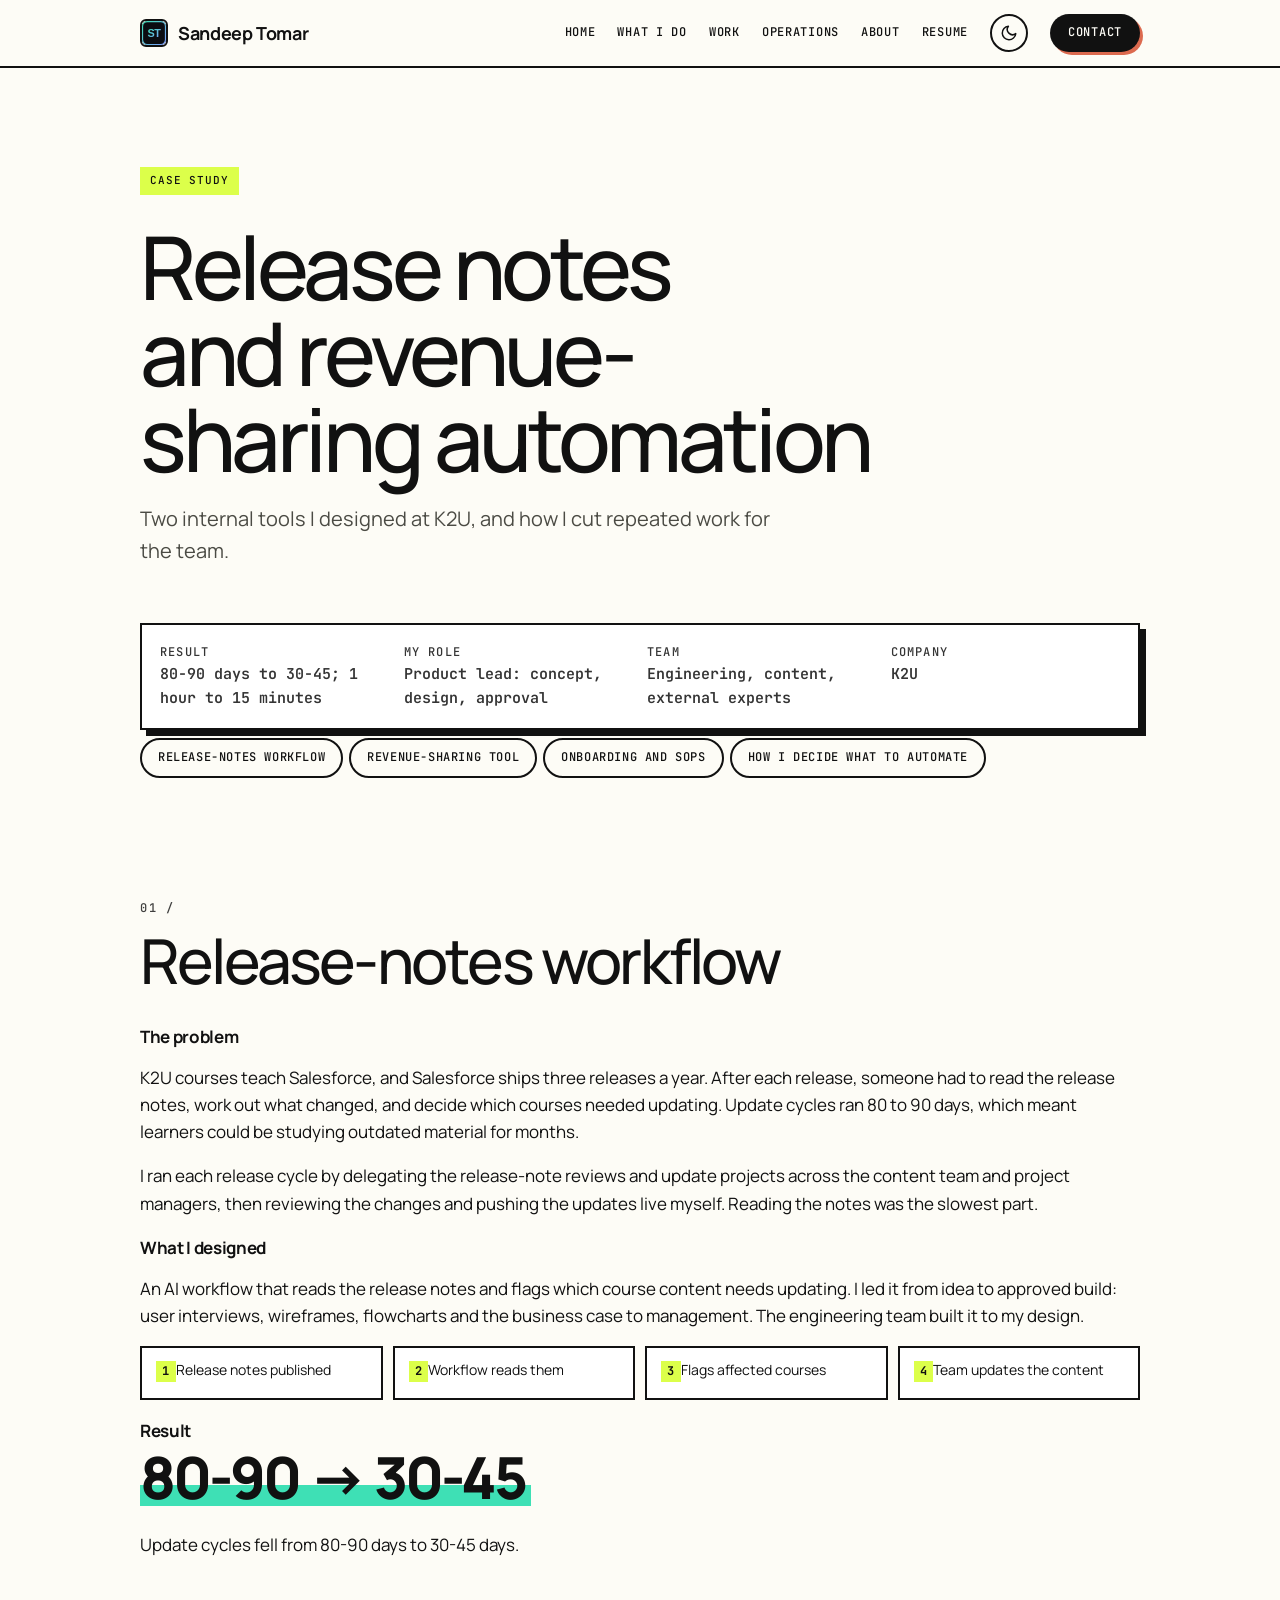
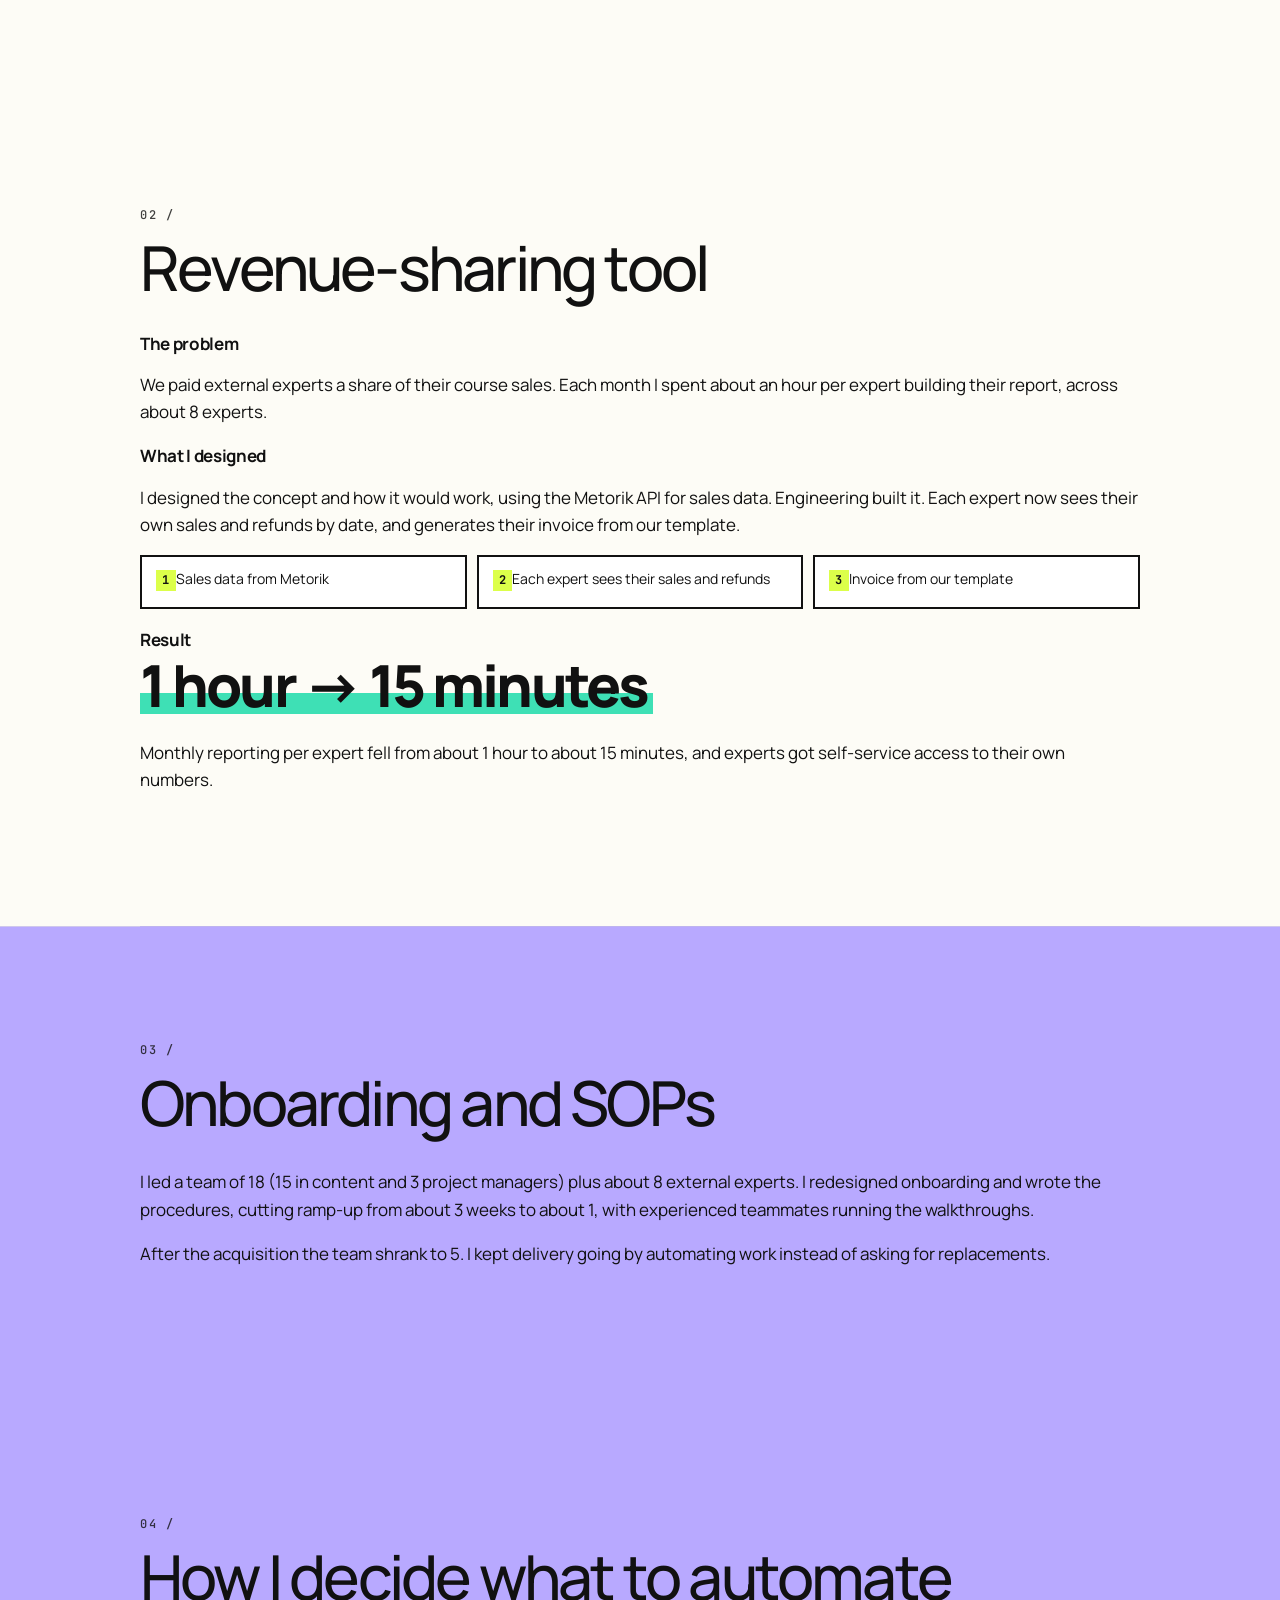
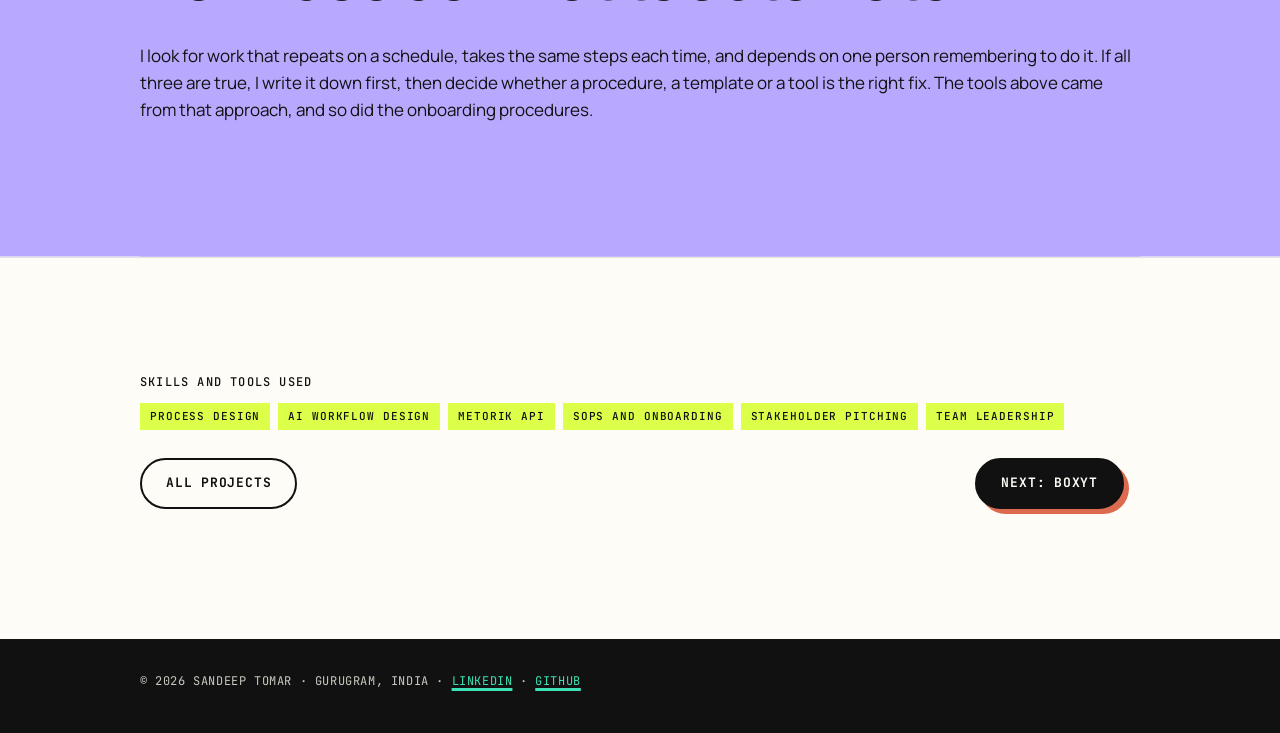
<file: case-automation.html>
<!doctype html><html lang="en"><head><meta charset="utf-8"><link rel="icon" href="favicon.ico" sizes="any"><link rel="icon" href="favicon.svg" type="image/svg+xml"><link rel="icon" href="favicon-32.png" sizes="32x32" type="image/png"><link rel="apple-touch-icon" href="apple-touch-icon.png"><meta name="theme-color" content="#0b0d12"><meta name="viewport" content="width=device-width,initial-scale=1"><title>Release notes and revenue-sharing automation | Sandeep Tomar</title><meta name="description" content="Two internal tools I designed at K2U, and how I cut repeated work for the team."><meta property="og:type" content="website"><meta property="og:site_name" content="Sandeep Tomar"><meta property="og:title" content="Release notes and revenue-sharing automation | Sandeep Tomar"><meta property="og:description" content="Two internal tools I designed at K2U, and how I cut repeated work for the team."><meta property="og:image" content="https://sandeeptomar16.github.io/og-image.png"><meta property="og:image:width" content="1200"><meta property="og:image:height" content="627"><meta property="og:url" content="https://sandeeptomar16.github.io/case-automation.html"><meta name="twitter:card" content="summary_large_image"><meta name="twitter:image" content="https://sandeeptomar16.github.io/og-image.png"><link rel="preconnect" href="https://fonts.googleapis.com"><link rel="preconnect" href="https://fonts.gstatic.com" crossorigin><link href="https://fonts.googleapis.com/css2?family=Inter:wght@400;500;600;700;800&display=swap" rel="stylesheet"><style>
:root{--bg:#0b0d12;--fg:#eef1f6;--muted:#9aa3b2;--line:#222835;--card:#121620;--accent:#3ee0b5;--accent2:#10261f;--accent3:#7c9cff;--ink:#06120e;color-scheme:dark}
*{box-sizing:border-box}html{scroll-behavior:smooth}
body{margin:0;background:var(--bg);background-image:radial-gradient(900px 500px at 85% -10%,rgba(62,224,181,.10),transparent 60%),radial-gradient(700px 400px at -10% 10%,rgba(124,156,255,.08),transparent 60%);background-repeat:no-repeat;color:var(--fg);font:17px/1.65 'Inter',Arial,sans-serif}
h1,h2,h3,.nav,.tag,.btn,.k{font-family:'Inter',Arial,sans-serif}
a{color:var(--accent)}
.wrap{max-width:900px;margin:0 auto;padding:0 20px}
header{border-bottom:1px solid var(--line);position:sticky;top:0;background:rgba(11,13,18,.72);-webkit-backdrop-filter:blur(12px);backdrop-filter:blur(12px);z-index:5}
.nav{display:flex;justify-content:space-between;align-items:center;padding:14px 20px;gap:12px;flex-wrap:wrap}
.nav b{font-size:17px;letter-spacing:-.2px}.logo{display:flex;align-items:center;gap:10px;color:var(--fg);text-decoration:none}.logo img{border-radius:7px;transition:transform .3s}.logo:hover img{transform:rotate(-8deg) scale(1.08)}.logo:hover b{color:var(--accent)}.logo b{transition:color .2s}
.nav div{display:flex;flex-wrap:wrap;gap:2px 18px}.nav div a{color:var(--muted);text-decoration:none;font-size:14px;font-weight:500}
.nav div a:hover,.nav div a.on{color:var(--accent)}
.hero{padding:64px 0 36px}
.hero h1{font-size:clamp(36px,6.4vw,58px);line-height:1.05;letter-spacing:-2px;font-weight:800;background:linear-gradient(100deg,#ffffff 30%,var(--accent) 75%,var(--accent3));-webkit-background-clip:text;background-clip:text;color:transparent;margin:0 0 16px;text-wrap:balance}
.hero p{font-size:19px;color:var(--muted);max-width:640px}
.tag{display:inline-block;font-size:12px;font-weight:600;color:var(--accent);background:var(--accent2);padding:4px 10px;border-radius:99px;margin:0 6px 8px 0}
.btn{display:inline-block;background:var(--accent);color:var(--ink);padding:12px 22px;border-radius:99px;text-decoration:none;font-weight:600;font-size:15px;margin:6px 10px 6px 0}
.btn.alt{background:transparent;color:var(--accent);border:1.5px solid var(--accent)}
h2{font-size:28px;font-weight:800;letter-spacing:-.8px;margin:0 0 14px;text-wrap:balance}
h3{font-size:18px;margin:0 0 4px}
section{padding:34px 0;border-top:1px solid var(--line)}
.grid{display:grid;grid-template-columns:repeat(auto-fit,minmax(220px,1fr));gap:14px}
.card{background:var(--card);border:1px solid var(--line);border-radius:12px;padding:20px;text-decoration:none;color:inherit;display:block}
a.card:hover{border-color:var(--accent);box-shadow:0 0 0 1px var(--accent),0 12px 30px -14px rgba(62,224,181,.35)}
.card p{margin:6px 0 0;color:var(--muted);font-size:15px;line-height:1.5}
.num{font-family:'Inter',sans-serif;font-size:34px;font-weight:700;letter-spacing:-1px;color:var(--accent);line-height:1}
.k{font-size:12px;text-transform:uppercase;letter-spacing:.8px;color:var(--muted);font-weight:600}
.job{margin:0 0 22px}.job .d{color:var(--muted);font-size:14px;font-family:'Inter',sans-serif}
ul{padding-left:20px}li{margin:5px 0}
.meta{display:grid;grid-template-columns:repeat(auto-fit,minmax(160px,1fr));gap:14px;margin:26px 0 8px;padding:18px;background:var(--card);border:1px solid var(--line);border-radius:12px}
.meta div span{display:block;font-family:'Inter',sans-serif;font-size:15px;font-weight:600}
.toc{display:flex;gap:6px;flex-wrap:wrap;margin:0 0 6px}
.toc a{font-family:'Inter',sans-serif;font-size:13px;font-weight:500;padding:6px 12px;border:1px solid var(--line);border-radius:99px;color:var(--muted);text-decoration:none}
.toc a:hover{color:var(--accent);border-color:var(--accent)}
.next{display:flex;justify-content:space-between;gap:12px;flex-wrap:wrap;margin-top:10px}
footer{border-top:1px solid var(--line);padding:26px 0 44px;color:var(--muted);font:14px 'Inter',sans-serif}
.flow{display:flex;gap:10px;flex-wrap:wrap;align-items:stretch;margin:14px 0}
.flow div{flex:1 1 150px;background:var(--card);border:1px solid var(--line);border-radius:10px;padding:12px 14px;font:14px/1.4 'Inter',sans-serif}
.flow div b{display:block;color:var(--accent);font-size:12px;text-transform:uppercase;letter-spacing:.6px;margin-bottom:4px}

.desk{position:relative;height:460px;border:1px solid var(--line);border-radius:16px;background-color:var(--card);background-image:radial-gradient(#2b3242 1px,transparent 1px);background-size:22px 22px;overflow:hidden;margin:6px 0 34px}
.desk .hint{position:absolute;right:14px;bottom:10px;font:12px 'Inter',sans-serif;color:var(--muted);pointer-events:none}
.note{position:absolute;width:158px;padding:14px 14px 16px;font:600 14px/1.35 'Inter',sans-serif;color:#2a2618;border-radius:3px;box-shadow:0 8px 14px -6px rgba(0,0,0,.35),0 1px 0 rgba(255,255,255,.4) inset;cursor:grab;user-select:none;touch-action:none;transition:box-shadow .15s,transform .15s}
.note:active{cursor:grabbing;box-shadow:0 18px 24px -8px rgba(0,0,0,.45)}
.note small{display:block;font-weight:500;font-size:12px;opacity:.75;margin-top:6px}
.note .big{display:block;font-size:30px;letter-spacing:-1px;line-height:1.05}
.y{background:#fde68a}.g{background:#bbf7d0}.p{background:#fbcfe8}.b{background:#bae6fd}.o{background:#fed7aa}
@media (max-width:560px){.desk{height:auto;display:grid;grid-template-columns:1fr 1fr;gap:12px;padding:14px 14px 40px}.note{position:static!important;width:auto;transform:none!important;touch-action:auto;cursor:pointer;font-size:13px}.note .big{font-size:24px}.desk .hint .dk{display:none}}
.callout{border-left:3px solid var(--accent);padding:8px 18px;background:var(--accent2);border-radius:0 10px 10px 0;margin:18px 0}.callout b{font-family:'Inter',sans-serif}.chips{margin:8px 0 0}h3.s{font-size:17px;margin:20px 0 6px}
.tbl{overflow-x:auto;margin:14px 0}.tbl table{border-collapse:collapse;width:100%;min-width:620px;font:14px/1.45 'Inter',sans-serif}.tbl th{text-align:left;font-size:12px;text-transform:uppercase;letter-spacing:.6px;color:var(--muted);border-bottom:2px solid var(--line);padding:8px 10px}.tbl td{border-bottom:1px solid var(--line);padding:10px;vertical-align:top}.tbl td:first-child{font-weight:600}.tbl td:last-child{color:var(--accent);font-weight:600}
.flip{perspective:1000px;background:none;border:0;padding:0;text-align:left;cursor:pointer;min-height:170px;font:inherit;color:inherit}
.flip .in{position:relative;width:100%;height:100%;min-height:170px;transition:transform .5s;transform-style:preserve-3d}
.flip.on .in{transform:rotateY(180deg)}
.flip .fc,.flip .bc{position:absolute;inset:0;backface-visibility:hidden;-webkit-backface-visibility:hidden;border-radius:12px;padding:20px;border:1px solid var(--line);display:flex;flex-direction:column;justify-content:space-between}
.flip .fc{background:var(--card)}.flip .fc h3{font-size:19px}.flip .fc small{font:600 12px 'Inter',sans-serif;color:var(--accent)}
.flip .bc{background:var(--accent);color:var(--ink);transform:rotateY(180deg);font:15px/1.5 'Inter',sans-serif}
.tl{display:flex;gap:8px;flex-wrap:wrap;margin:6px 0 16px}
.tl button{font:600 14px 'Inter',sans-serif;padding:9px 14px;border-radius:99px;border:1.5px solid var(--line);background:var(--card);color:var(--muted);cursor:pointer}
.tl button[aria-selected=true]{background:var(--accent);border-color:var(--accent);color:var(--ink)}
.tlp{background:var(--card);border:1px solid var(--line);border-radius:12px;padding:22px}
.note[data-href]::after{content:'Open →';display:block;font-size:11px;margin-top:8px;opacity:.7}
@media (prefers-reduced-motion:reduce){.flip .in{transition:none}}
/* motion */
#prog{position:fixed;left:0;top:0;height:3px;width:100%;transform-origin:0 50%;transform:scaleX(0);background:linear-gradient(90deg,var(--accent),var(--accent3));z-index:10;pointer-events:none}
header{transition:box-shadow .3s,background .3s}header.sc{box-shadow:0 10px 30px -18px rgba(0,0,0,.9);background:rgba(11,13,18,.88)}
.nav div a{position:relative;transition:color .2s}.nav div a::after{content:'';position:absolute;left:0;right:0;bottom:-4px;height:2px;border-radius:2px;background:var(--accent);transform:scaleX(0);transform-origin:left;transition:transform .25s}.nav div a:hover::after,.nav div a.on::after{transform:scaleX(1)}
.btn{position:relative;overflow:hidden;transition:transform .2s,box-shadow .25s,background .25s,color .25s}
.btn:hover{transform:translateY(-2px);box-shadow:0 10px 24px -10px rgba(62,224,181,.7)}.btn:active{transform:translateY(0) scale(.97)}
.btn:not(.alt)::after{content:'';position:absolute;top:0;left:-60%;width:40%;height:100%;background:linear-gradient(100deg,transparent,rgba(255,255,255,.55),transparent);transform:skewX(-20deg);animation:shine 4.5s ease-in-out infinite}
.btn.alt:hover{background:var(--accent2)}
@keyframes shine{0%,70%{left:-60%}100%{left:130%}}
.card{position:relative;transition:transform .25s,border-color .25s,box-shadow .25s}
.card::before{content:'';position:absolute;inset:0;border-radius:inherit;pointer-events:none;opacity:0;transition:opacity .3s;background:radial-gradient(320px circle at var(--mx,50%) var(--my,50%),rgba(62,224,181,.13),transparent 60%)}
.card:hover{transform:translateY(-4px);border-color:rgba(62,224,181,.55);box-shadow:0 16px 34px -18px rgba(62,224,181,.45)}.card:hover::before{opacity:1}
.hero h1{background-size:220% 100%;animation:hue 7s ease-in-out infinite alternate}
@keyframes hue{from{background-position:0% 0}to{background-position:100% 0}}
.hp{animation:floaty 6s ease-in-out infinite;transition:transform .3s}
@keyframes floaty{0%,100%{translate:0 0}50%{translate:0 -10px}}
.tag{transition:transform .2s}.tag:hover{transform:translateY(-1px)}
.note:hover{z-index:3;box-shadow:0 18px 26px -10px rgba(0,0,0,.6)}
.tlp{animation:fadeUp .45s ease both}.tl button{transition:background .2s,color .2s,border-color .2s,transform .15s}.tl button:hover{transform:translateY(-1px);border-color:var(--accent);color:var(--fg)}
.flip{transition:transform .2s}.flip:hover{transform:translateY(-3px)}.flip:hover .fc{border-color:rgba(62,224,181,.55)}
.toc a{transition:color .2s,border-color .2s,background .2s}.toc a:hover{background:var(--accent2)}
@keyframes fadeUp{from{opacity:0;translate:0 12px}to{opacity:1;translate:0 0}}
html.js .rv{opacity:0;translate:0 26px;transition:opacity .7s ease,translate .7s cubic-bezier(.2,.7,.2,1);transition-delay:var(--d,0s)}
html.js .rv.in{opacity:1;translate:0 0}
@media (prefers-reduced-motion:reduce){*,*::before,*::after{animation:none!important;transition:none!important}html.js .rv{opacity:1;translate:none}#prog{display:none}}

.heroflex{display:flex;gap:40px;align-items:center;flex-wrap:wrap-reverse}.ht{flex:1 1 440px;min-width:0}.hp{width:240px;height:240px;max-width:100%;border-radius:50%;object-fit:cover;border:5px solid var(--accent);box-shadow:0 0 0 8px rgba(62,224,181,.08),0 20px 40px -12px rgba(62,224,181,.35)}@media (max-width:560px){.hp{width:150px;height:150px}}
</style><link href="https://fonts.googleapis.com/css2?family=JetBrains+Mono:wght@400;500;700&family=Manrope:wght@400;500;600;700;800&display=swap" rel="stylesheet"><link rel="stylesheet" href="theme.css"><script src="theme.js"></script></head><body>
<div id="prog"></div><header><div class="wrap nav"><a class="logo" href="index.html" aria-label="Sandeep Tomar, home"><img src="favicon.svg" alt="" width="28" height="28"><b>Sandeep Tomar</b></a><div><a href="index.html">Home</a><a href="product.html">What I do</a><a href="projects.html">Work</a><a href="operations.html">Operations</a><a href="about.html">About</a><a href="assets/Sandeep_Tomar_Product_Manager_Resume.pdf">Resume</a><a href="index.html#contact">Contact</a></div></div></header>
<div class="wrap"><div class="hero" style="padding-bottom:10px"><span class="tag">Case study</span><h1>Release notes and revenue-sharing automation</h1><p>Two internal tools I designed at K2U, and how I cut repeated work for the team.</p></div><div class="meta"><div class="k">Result<span style="text-transform:none;letter-spacing:0;color:var(--fg)">80-90 days to 30-45; 1 hour to 15 minutes</span></div><div class="k">My role<span style="text-transform:none;letter-spacing:0;color:var(--fg)">Product lead: concept, design, approval</span></div><div class="k">Team<span style="text-transform:none;letter-spacing:0;color:var(--fg)">Engineering, content, external experts</span></div><div class="k">Company<span style="text-transform:none;letter-spacing:0;color:var(--fg)">K2U</span></div></div><nav class="toc"><a href="#release">Release-notes workflow</a><a href="#revenue">Revenue-sharing tool</a><a href="#onboarding">Onboarding and SOPs</a><a href="#approach">How I decide what to automate</a></nav><section id="release"><h2>Release-notes workflow</h2><h3 class="s">The problem</h3><p>K2U courses teach Salesforce, and Salesforce ships three releases a year. After each release, someone had to read the release notes, work out what changed, and decide which courses needed updating. Update cycles ran 80 to 90 days, which meant learners could be studying outdated material for months.</p><p>I ran each release cycle by delegating the release-note reviews and update projects across the content team and project managers, then reviewing the changes and pushing the updates live myself. Reading the notes was the slowest part.</p><h3 class="s">What I designed</h3><p>An AI workflow that reads the release notes and flags which course content needs updating. I led it from idea to approved build: user interviews, wireframes, flowcharts and the business case to management. The engineering team built it to my design.</p><div class="flow"><div><b>1</b>Release notes published</div><div><b>2</b>Workflow reads them</div><div><b>3</b>Flags affected courses</div><div><b>4</b>Team updates the content</div></div><h3 class="s">Result</h3><p class="num">80-90 &rarr; 30-45</p><p>Update cycles fell from 80-90 days to 30-45 days.</p></section><section id="revenue"><h2>Revenue-sharing tool</h2><h3 class="s">The problem</h3><p>We paid external experts a share of their course sales. Each month I spent about an hour per expert building their report, across about 8 experts.</p><h3 class="s">What I designed</h3><p>I designed the concept and how it would work, using the Metorik API for sales data. Engineering built it. Each expert now sees their own sales and refunds by date, and generates their invoice from our template.</p><div class="flow"><div><b>1</b>Sales data from Metorik</div><div><b>2</b>Each expert sees their sales and refunds</div><div><b>3</b>Invoice from our template</div></div><h3 class="s">Result</h3><p class="num">1 hour &rarr; 15 minutes</p><p>Monthly reporting per expert fell from about 1 hour to about 15 minutes, and experts got self-service access to their own numbers.</p></section><section class="bg bg-p" id="onboarding"><h2>Onboarding and SOPs</h2><p>I led a team of 18 (15 in content and 3 project managers) plus about 8 external experts. I redesigned onboarding and wrote the procedures, cutting ramp-up from about 3 weeks to about 1, with experienced teammates running the walkthroughs.</p><p>After the acquisition the team shrank to 5. I kept delivery going by automating work instead of asking for replacements.</p></section><section class="bg bg-p" id="approach"><h2>How I decide what to automate</h2><p>I look for work that repeats on a schedule, takes the same steps each time, and depends on one person remembering to do it. If all three are true, I write it down first, then decide whether a procedure, a template or a tool is the right fix. The tools above came from that approach, and so did the onboarding procedures.</p></section><section><div class=k style=margin-bottom:8px>Skills and tools used</div><div class=chips><span class=tag>Process design</span><span class=tag>AI workflow design</span><span class=tag>Metorik API</span><span class=tag>SOPs and onboarding</span><span class=tag>Stakeholder pitching</span><span class=tag>Team leadership</span></div><div class="next"><a class="btn alt" href="projects.html">All projects</a><a class="btn" href="case-boxyt.html">Next: Boxyt</a></div></section></div>
<script>
(function(){var rm=window.matchMedia&&matchMedia('(prefers-reduced-motion: reduce)').matches;
var nums=[].slice.call(document.querySelectorAll('.num'));
function run(el){var m=el.textContent.match(/^(\D*)(\d+)(.*)$/);if(!m||rm)return;var end=+m[2],t0=null,d=900;
 function f(t){if(!t0)t0=t;var p=Math.min(1,(t-t0)/d);el.textContent=m[1]+Math.round(end*(1-Math.pow(1-p,3)))+m[3];if(p<1)requestAnimationFrame(f);}requestAnimationFrame(f);}
if('IntersectionObserver' in window){var io=new IntersectionObserver(function(es){es.forEach(function(e){if(e.isIntersecting){run(e.target);io.unobserve(e.target);}})},{threshold:.6});nums.forEach(function(n){io.observe(n)});}
[].forEach.call(document.querySelectorAll('.flip'),function(b){b.addEventListener('click',function(){b.classList.toggle('on');b.setAttribute('aria-pressed',b.classList.contains('on'))})});
[].forEach.call(document.querySelectorAll('.tl'),function(t){var bs=[].slice.call(t.querySelectorAll('button'));bs.forEach(function(b){b.addEventListener('click',function(){bs.forEach(function(x){var on=x===b;x.setAttribute('aria-selected',on);document.getElementById(x.getAttribute('aria-controls')).hidden=!on;})})})});
})();
document.documentElement.classList.add('js');
(function(){var rm=window.matchMedia&&matchMedia('(prefers-reduced-motion: reduce)').matches;
var hd=document.querySelector('header'),pg=document.getElementById('prog');
function sc(){var h=document.documentElement,m=h.scrollHeight-h.clientHeight;if(pg)pg.style.transform='scaleX('+(m>0?h.scrollTop/m:0)+')';if(hd)hd.classList.toggle('sc',h.scrollTop>10);}
addEventListener('scroll',sc,{passive:true});sc();
[].forEach.call(document.querySelectorAll('.card'),function(c){c.addEventListener('pointermove',function(e){var r=c.getBoundingClientRect();c.style.setProperty('--mx',(e.clientX-r.left)+'px');c.style.setProperty('--my',(e.clientY-r.top)+'px');});});
if(rm||!('IntersectionObserver' in window))return;
var els=[].slice.call(document.querySelectorAll('section > h2, section > .k, section > p, .grid, .meta, .toc, .desk, .tl, .flow, .callout, .tbl, .next, .job, section > ul'));
els.forEach(function(el){if(el.closest('.grid')&&!el.classList.contains('grid'))return;el.classList.add('rv');});
[].forEach.call(document.querySelectorAll('.grid'),function(g){[].forEach.call(g.children,function(c,i){c.classList.add('rv');c.style.setProperty('--d',(i*0.08)+'s');});g.classList.remove('rv');});
var io=new IntersectionObserver(function(es){es.forEach(function(e){if(e.isIntersecting){e.target.classList.add('in');io.unobserve(e.target);}})},{threshold:.12,rootMargin:'0px 0px -40px 0px'});
[].forEach.call(document.querySelectorAll('.rv'),function(el){io.observe(el)});
})();
</script>
<footer><div class="wrap">&copy; 2026 Sandeep Tomar &middot; Gurugram, India &middot; <a href="https://www.linkedin.com/in/sandeep-tomar-81690125">LinkedIn</a> &middot; <a href="https://github.com/SandeepTomar16">GitHub</a></div></footer></body></html>
</file>
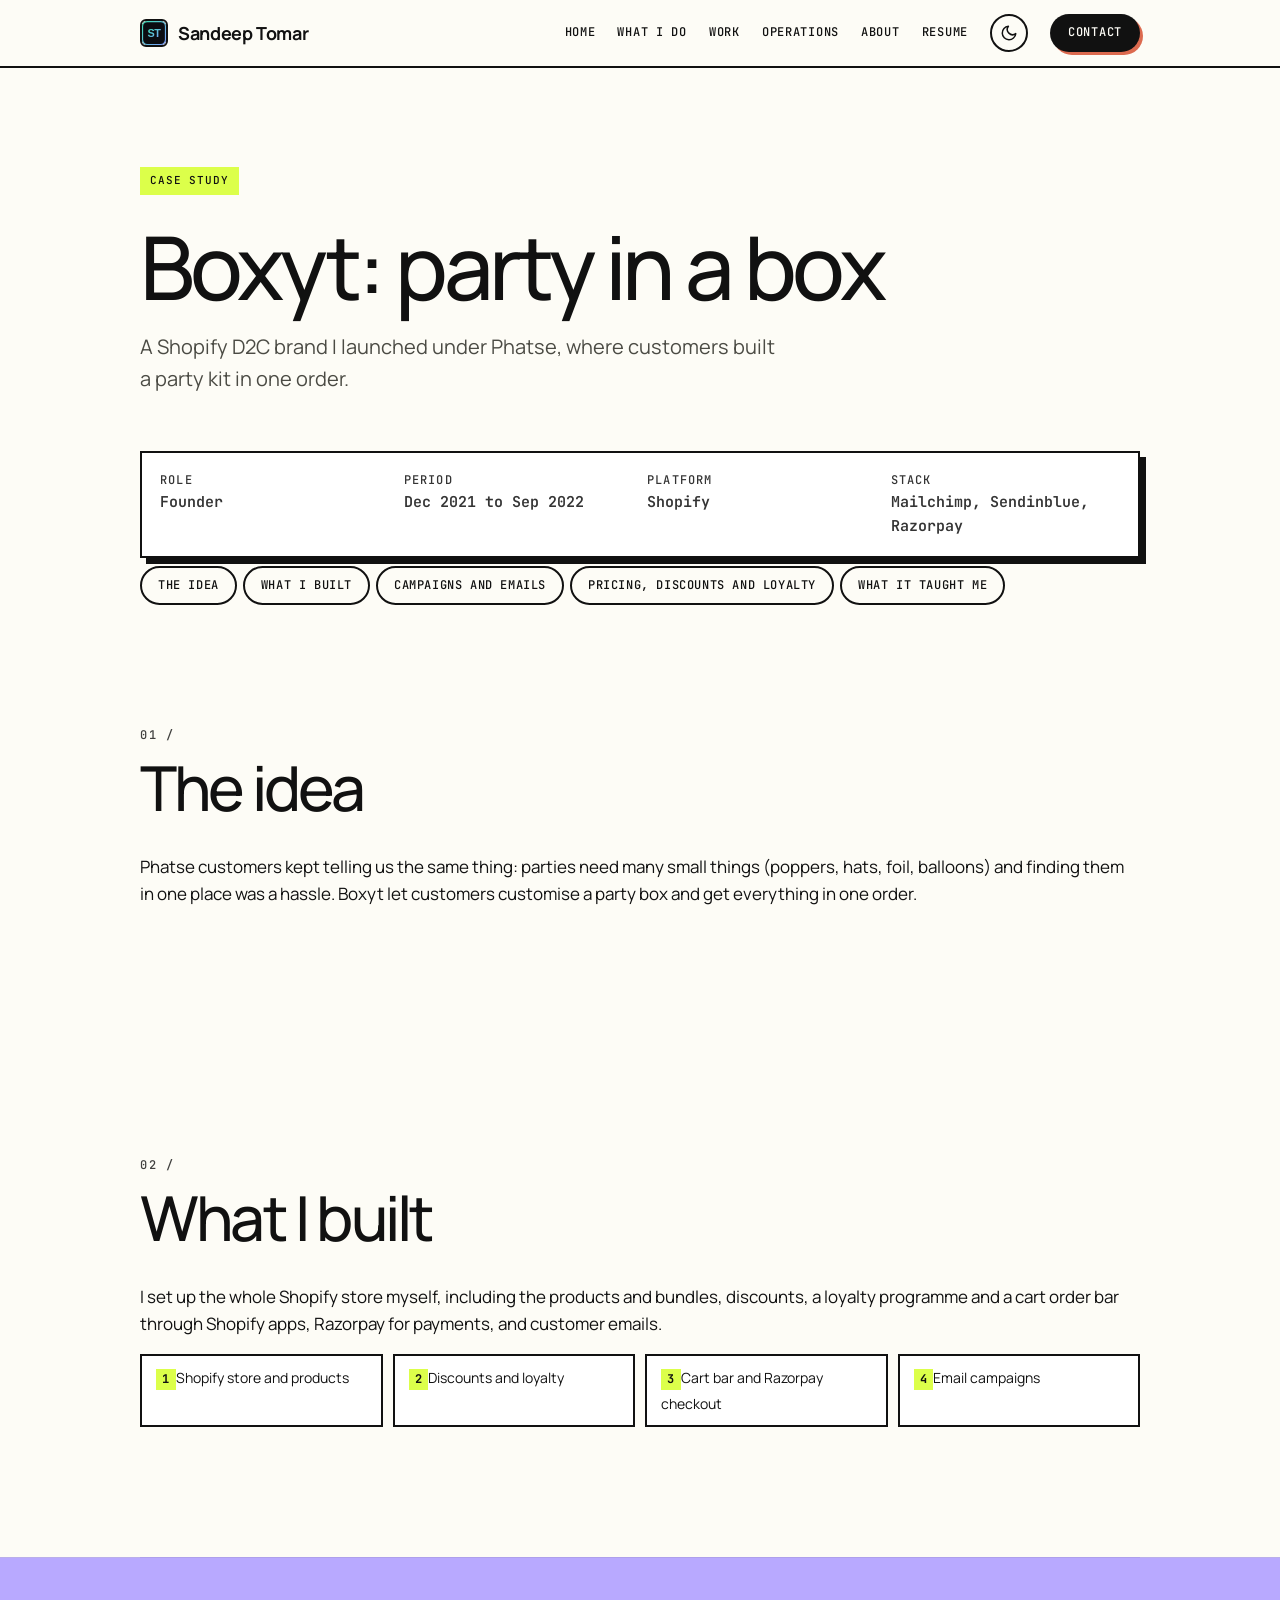
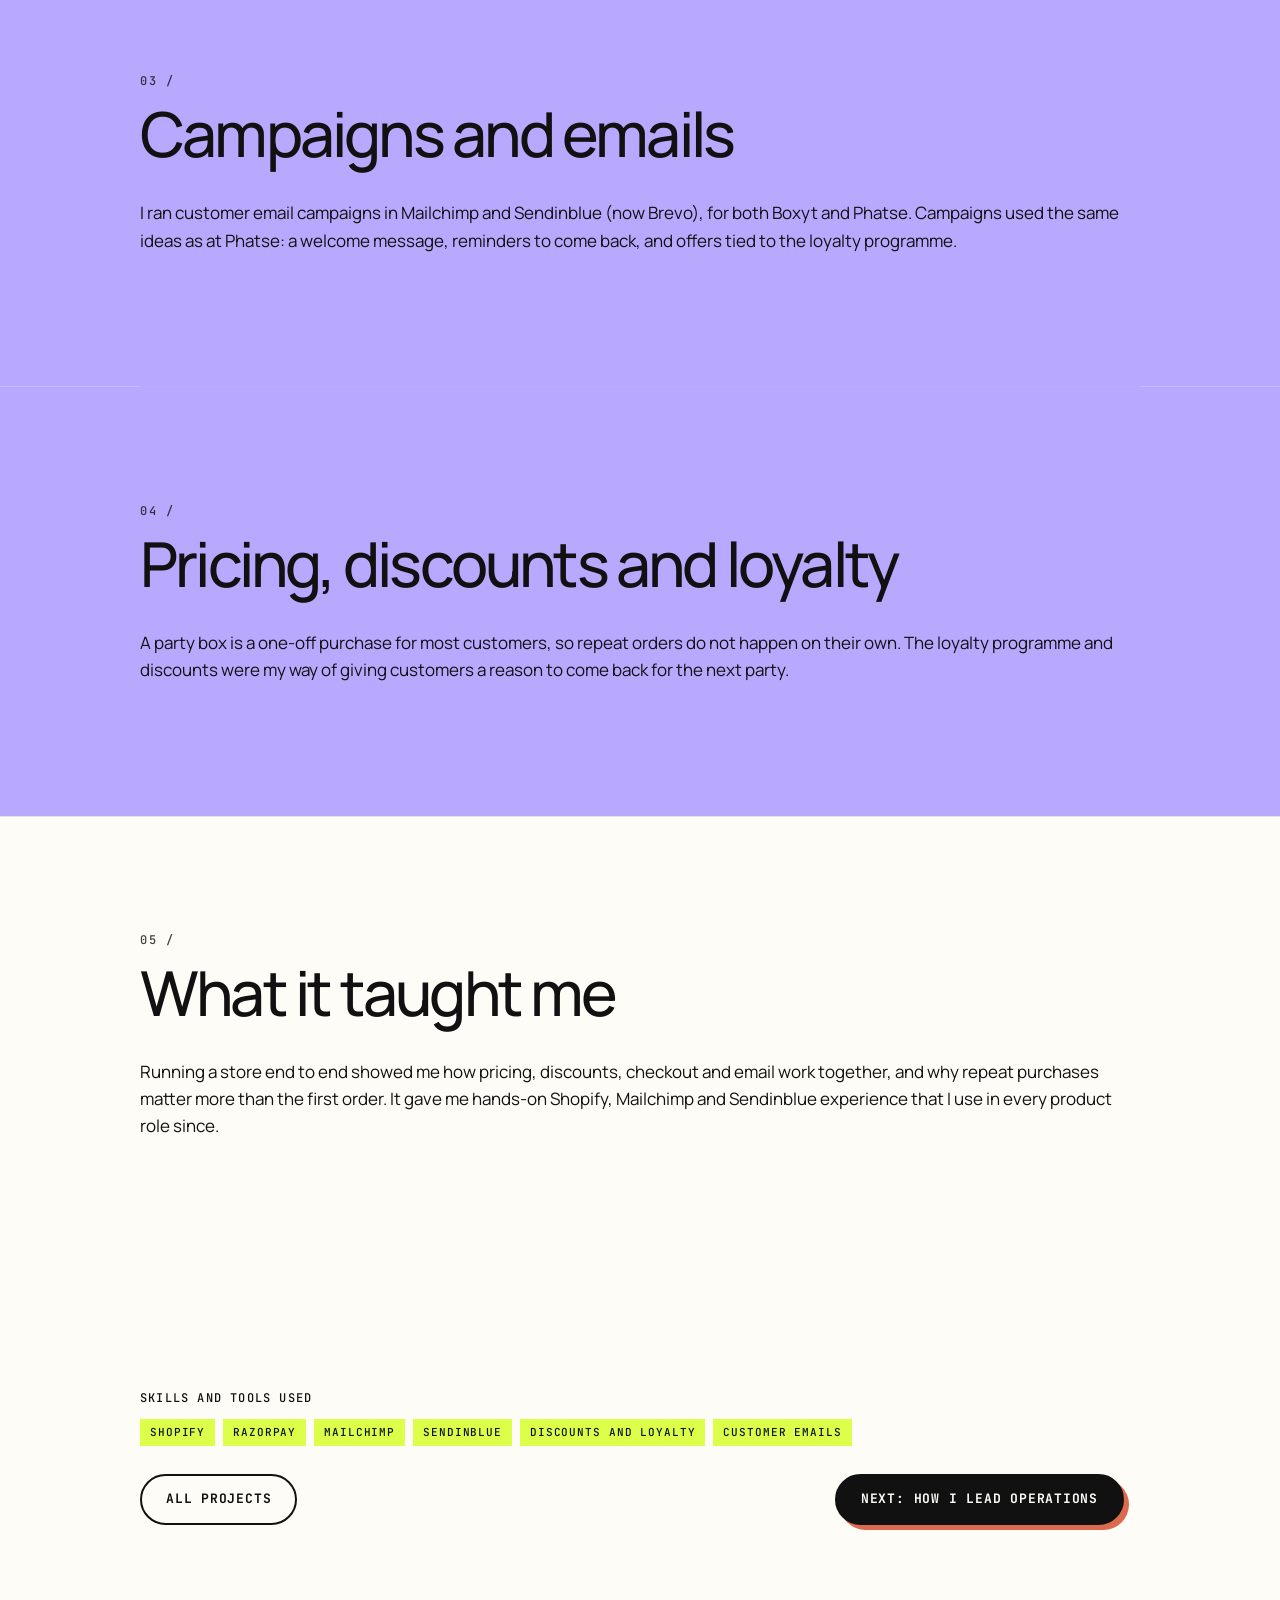
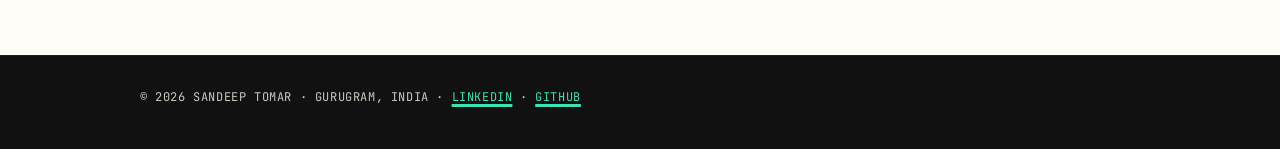
<file: case-boxyt.html>
<!doctype html><html lang="en"><head><meta charset="utf-8"><link rel="icon" href="favicon.ico" sizes="any"><link rel="icon" href="favicon.svg" type="image/svg+xml"><link rel="icon" href="favicon-32.png" sizes="32x32" type="image/png"><link rel="apple-touch-icon" href="apple-touch-icon.png"><meta name="theme-color" content="#0b0d12"><meta name="viewport" content="width=device-width,initial-scale=1"><title>Boxyt: party in a box | Sandeep Tomar</title><meta name="description" content="A Shopify D2C brand I launched under Phatse, where customers built a party kit in one order."><meta property="og:type" content="website"><meta property="og:site_name" content="Sandeep Tomar"><meta property="og:title" content="Boxyt: party in a box | Sandeep Tomar"><meta property="og:description" content="A Shopify D2C brand I launched under Phatse, where customers built a party kit in one order."><meta property="og:image" content="https://sandeeptomar16.github.io/og-image.png"><meta property="og:image:width" content="1200"><meta property="og:image:height" content="627"><meta property="og:url" content="https://sandeeptomar16.github.io/case-boxyt.html"><meta name="twitter:card" content="summary_large_image"><meta name="twitter:image" content="https://sandeeptomar16.github.io/og-image.png"><link rel="preconnect" href="https://fonts.googleapis.com"><link rel="preconnect" href="https://fonts.gstatic.com" crossorigin><link href="https://fonts.googleapis.com/css2?family=Inter:wght@400;500;600;700;800&display=swap" rel="stylesheet"><style>
:root{--bg:#0b0d12;--fg:#eef1f6;--muted:#9aa3b2;--line:#222835;--card:#121620;--accent:#3ee0b5;--accent2:#10261f;--accent3:#7c9cff;--ink:#06120e;color-scheme:dark}
*{box-sizing:border-box}html{scroll-behavior:smooth}
body{margin:0;background:var(--bg);background-image:radial-gradient(900px 500px at 85% -10%,rgba(62,224,181,.10),transparent 60%),radial-gradient(700px 400px at -10% 10%,rgba(124,156,255,.08),transparent 60%);background-repeat:no-repeat;color:var(--fg);font:17px/1.65 'Inter',Arial,sans-serif}
h1,h2,h3,.nav,.tag,.btn,.k{font-family:'Inter',Arial,sans-serif}
a{color:var(--accent)}
.wrap{max-width:900px;margin:0 auto;padding:0 20px}
header{border-bottom:1px solid var(--line);position:sticky;top:0;background:rgba(11,13,18,.72);-webkit-backdrop-filter:blur(12px);backdrop-filter:blur(12px);z-index:5}
.nav{display:flex;justify-content:space-between;align-items:center;padding:14px 20px;gap:12px;flex-wrap:wrap}
.nav b{font-size:17px;letter-spacing:-.2px}.logo{display:flex;align-items:center;gap:10px;color:var(--fg);text-decoration:none}.logo img{border-radius:7px;transition:transform .3s}.logo:hover img{transform:rotate(-8deg) scale(1.08)}.logo:hover b{color:var(--accent)}.logo b{transition:color .2s}
.nav div{display:flex;flex-wrap:wrap;gap:2px 18px}.nav div a{color:var(--muted);text-decoration:none;font-size:14px;font-weight:500}
.nav div a:hover,.nav div a.on{color:var(--accent)}
.hero{padding:64px 0 36px}
.hero h1{font-size:clamp(36px,6.4vw,58px);line-height:1.05;letter-spacing:-2px;font-weight:800;background:linear-gradient(100deg,#ffffff 30%,var(--accent) 75%,var(--accent3));-webkit-background-clip:text;background-clip:text;color:transparent;margin:0 0 16px;text-wrap:balance}
.hero p{font-size:19px;color:var(--muted);max-width:640px}
.tag{display:inline-block;font-size:12px;font-weight:600;color:var(--accent);background:var(--accent2);padding:4px 10px;border-radius:99px;margin:0 6px 8px 0}
.btn{display:inline-block;background:var(--accent);color:var(--ink);padding:12px 22px;border-radius:99px;text-decoration:none;font-weight:600;font-size:15px;margin:6px 10px 6px 0}
.btn.alt{background:transparent;color:var(--accent);border:1.5px solid var(--accent)}
h2{font-size:28px;font-weight:800;letter-spacing:-.8px;margin:0 0 14px;text-wrap:balance}
h3{font-size:18px;margin:0 0 4px}
section{padding:34px 0;border-top:1px solid var(--line)}
.grid{display:grid;grid-template-columns:repeat(auto-fit,minmax(220px,1fr));gap:14px}
.card{background:var(--card);border:1px solid var(--line);border-radius:12px;padding:20px;text-decoration:none;color:inherit;display:block}
a.card:hover{border-color:var(--accent);box-shadow:0 0 0 1px var(--accent),0 12px 30px -14px rgba(62,224,181,.35)}
.card p{margin:6px 0 0;color:var(--muted);font-size:15px;line-height:1.5}
.num{font-family:'Inter',sans-serif;font-size:34px;font-weight:700;letter-spacing:-1px;color:var(--accent);line-height:1}
.k{font-size:12px;text-transform:uppercase;letter-spacing:.8px;color:var(--muted);font-weight:600}
.job{margin:0 0 22px}.job .d{color:var(--muted);font-size:14px;font-family:'Inter',sans-serif}
ul{padding-left:20px}li{margin:5px 0}
.meta{display:grid;grid-template-columns:repeat(auto-fit,minmax(160px,1fr));gap:14px;margin:26px 0 8px;padding:18px;background:var(--card);border:1px solid var(--line);border-radius:12px}
.meta div span{display:block;font-family:'Inter',sans-serif;font-size:15px;font-weight:600}
.toc{display:flex;gap:6px;flex-wrap:wrap;margin:0 0 6px}
.toc a{font-family:'Inter',sans-serif;font-size:13px;font-weight:500;padding:6px 12px;border:1px solid var(--line);border-radius:99px;color:var(--muted);text-decoration:none}
.toc a:hover{color:var(--accent);border-color:var(--accent)}
.next{display:flex;justify-content:space-between;gap:12px;flex-wrap:wrap;margin-top:10px}
footer{border-top:1px solid var(--line);padding:26px 0 44px;color:var(--muted);font:14px 'Inter',sans-serif}
.flow{display:flex;gap:10px;flex-wrap:wrap;align-items:stretch;margin:14px 0}
.flow div{flex:1 1 150px;background:var(--card);border:1px solid var(--line);border-radius:10px;padding:12px 14px;font:14px/1.4 'Inter',sans-serif}
.flow div b{display:block;color:var(--accent);font-size:12px;text-transform:uppercase;letter-spacing:.6px;margin-bottom:4px}

.desk{position:relative;height:460px;border:1px solid var(--line);border-radius:16px;background-color:var(--card);background-image:radial-gradient(#2b3242 1px,transparent 1px);background-size:22px 22px;overflow:hidden;margin:6px 0 34px}
.desk .hint{position:absolute;right:14px;bottom:10px;font:12px 'Inter',sans-serif;color:var(--muted);pointer-events:none}
.note{position:absolute;width:158px;padding:14px 14px 16px;font:600 14px/1.35 'Inter',sans-serif;color:#2a2618;border-radius:3px;box-shadow:0 8px 14px -6px rgba(0,0,0,.35),0 1px 0 rgba(255,255,255,.4) inset;cursor:grab;user-select:none;touch-action:none;transition:box-shadow .15s,transform .15s}
.note:active{cursor:grabbing;box-shadow:0 18px 24px -8px rgba(0,0,0,.45)}
.note small{display:block;font-weight:500;font-size:12px;opacity:.75;margin-top:6px}
.note .big{display:block;font-size:30px;letter-spacing:-1px;line-height:1.05}
.y{background:#fde68a}.g{background:#bbf7d0}.p{background:#fbcfe8}.b{background:#bae6fd}.o{background:#fed7aa}
@media (max-width:560px){.desk{height:auto;display:grid;grid-template-columns:1fr 1fr;gap:12px;padding:14px 14px 40px}.note{position:static!important;width:auto;transform:none!important;touch-action:auto;cursor:pointer;font-size:13px}.note .big{font-size:24px}.desk .hint .dk{display:none}}
.callout{border-left:3px solid var(--accent);padding:8px 18px;background:var(--accent2);border-radius:0 10px 10px 0;margin:18px 0}.callout b{font-family:'Inter',sans-serif}.chips{margin:8px 0 0}h3.s{font-size:17px;margin:20px 0 6px}
.tbl{overflow-x:auto;margin:14px 0}.tbl table{border-collapse:collapse;width:100%;min-width:620px;font:14px/1.45 'Inter',sans-serif}.tbl th{text-align:left;font-size:12px;text-transform:uppercase;letter-spacing:.6px;color:var(--muted);border-bottom:2px solid var(--line);padding:8px 10px}.tbl td{border-bottom:1px solid var(--line);padding:10px;vertical-align:top}.tbl td:first-child{font-weight:600}.tbl td:last-child{color:var(--accent);font-weight:600}
.flip{perspective:1000px;background:none;border:0;padding:0;text-align:left;cursor:pointer;min-height:170px;font:inherit;color:inherit}
.flip .in{position:relative;width:100%;height:100%;min-height:170px;transition:transform .5s;transform-style:preserve-3d}
.flip.on .in{transform:rotateY(180deg)}
.flip .fc,.flip .bc{position:absolute;inset:0;backface-visibility:hidden;-webkit-backface-visibility:hidden;border-radius:12px;padding:20px;border:1px solid var(--line);display:flex;flex-direction:column;justify-content:space-between}
.flip .fc{background:var(--card)}.flip .fc h3{font-size:19px}.flip .fc small{font:600 12px 'Inter',sans-serif;color:var(--accent)}
.flip .bc{background:var(--accent);color:var(--ink);transform:rotateY(180deg);font:15px/1.5 'Inter',sans-serif}
.tl{display:flex;gap:8px;flex-wrap:wrap;margin:6px 0 16px}
.tl button{font:600 14px 'Inter',sans-serif;padding:9px 14px;border-radius:99px;border:1.5px solid var(--line);background:var(--card);color:var(--muted);cursor:pointer}
.tl button[aria-selected=true]{background:var(--accent);border-color:var(--accent);color:var(--ink)}
.tlp{background:var(--card);border:1px solid var(--line);border-radius:12px;padding:22px}
.note[data-href]::after{content:'Open →';display:block;font-size:11px;margin-top:8px;opacity:.7}
@media (prefers-reduced-motion:reduce){.flip .in{transition:none}}
/* motion */
#prog{position:fixed;left:0;top:0;height:3px;width:100%;transform-origin:0 50%;transform:scaleX(0);background:linear-gradient(90deg,var(--accent),var(--accent3));z-index:10;pointer-events:none}
header{transition:box-shadow .3s,background .3s}header.sc{box-shadow:0 10px 30px -18px rgba(0,0,0,.9);background:rgba(11,13,18,.88)}
.nav div a{position:relative;transition:color .2s}.nav div a::after{content:'';position:absolute;left:0;right:0;bottom:-4px;height:2px;border-radius:2px;background:var(--accent);transform:scaleX(0);transform-origin:left;transition:transform .25s}.nav div a:hover::after,.nav div a.on::after{transform:scaleX(1)}
.btn{position:relative;overflow:hidden;transition:transform .2s,box-shadow .25s,background .25s,color .25s}
.btn:hover{transform:translateY(-2px);box-shadow:0 10px 24px -10px rgba(62,224,181,.7)}.btn:active{transform:translateY(0) scale(.97)}
.btn:not(.alt)::after{content:'';position:absolute;top:0;left:-60%;width:40%;height:100%;background:linear-gradient(100deg,transparent,rgba(255,255,255,.55),transparent);transform:skewX(-20deg);animation:shine 4.5s ease-in-out infinite}
.btn.alt:hover{background:var(--accent2)}
@keyframes shine{0%,70%{left:-60%}100%{left:130%}}
.card{position:relative;transition:transform .25s,border-color .25s,box-shadow .25s}
.card::before{content:'';position:absolute;inset:0;border-radius:inherit;pointer-events:none;opacity:0;transition:opacity .3s;background:radial-gradient(320px circle at var(--mx,50%) var(--my,50%),rgba(62,224,181,.13),transparent 60%)}
.card:hover{transform:translateY(-4px);border-color:rgba(62,224,181,.55);box-shadow:0 16px 34px -18px rgba(62,224,181,.45)}.card:hover::before{opacity:1}
.hero h1{background-size:220% 100%;animation:hue 7s ease-in-out infinite alternate}
@keyframes hue{from{background-position:0% 0}to{background-position:100% 0}}
.hp{animation:floaty 6s ease-in-out infinite;transition:transform .3s}
@keyframes floaty{0%,100%{translate:0 0}50%{translate:0 -10px}}
.tag{transition:transform .2s}.tag:hover{transform:translateY(-1px)}
.note:hover{z-index:3;box-shadow:0 18px 26px -10px rgba(0,0,0,.6)}
.tlp{animation:fadeUp .45s ease both}.tl button{transition:background .2s,color .2s,border-color .2s,transform .15s}.tl button:hover{transform:translateY(-1px);border-color:var(--accent);color:var(--fg)}
.flip{transition:transform .2s}.flip:hover{transform:translateY(-3px)}.flip:hover .fc{border-color:rgba(62,224,181,.55)}
.toc a{transition:color .2s,border-color .2s,background .2s}.toc a:hover{background:var(--accent2)}
@keyframes fadeUp{from{opacity:0;translate:0 12px}to{opacity:1;translate:0 0}}
html.js .rv{opacity:0;translate:0 26px;transition:opacity .7s ease,translate .7s cubic-bezier(.2,.7,.2,1);transition-delay:var(--d,0s)}
html.js .rv.in{opacity:1;translate:0 0}
@media (prefers-reduced-motion:reduce){*,*::before,*::after{animation:none!important;transition:none!important}html.js .rv{opacity:1;translate:none}#prog{display:none}}

.heroflex{display:flex;gap:40px;align-items:center;flex-wrap:wrap-reverse}.ht{flex:1 1 440px;min-width:0}.hp{width:240px;height:240px;max-width:100%;border-radius:50%;object-fit:cover;border:5px solid var(--accent);box-shadow:0 0 0 8px rgba(62,224,181,.08),0 20px 40px -12px rgba(62,224,181,.35)}@media (max-width:560px){.hp{width:150px;height:150px}}
</style><link href="https://fonts.googleapis.com/css2?family=JetBrains+Mono:wght@400;500;700&family=Manrope:wght@400;500;600;700;800&display=swap" rel="stylesheet"><link rel="stylesheet" href="theme.css"><script src="theme.js"></script></head><body>
<div id="prog"></div><header><div class="wrap nav"><a class="logo" href="index.html" aria-label="Sandeep Tomar, home"><img src="favicon.svg" alt="" width="28" height="28"><b>Sandeep Tomar</b></a><div><a href="index.html">Home</a><a href="product.html">What I do</a><a href="projects.html">Work</a><a href="operations.html">Operations</a><a href="about.html">About</a><a href="assets/Sandeep_Tomar_Product_Manager_Resume.pdf">Resume</a><a href="index.html#contact">Contact</a></div></div></header>
<div class="wrap"><div class="hero" style="padding-bottom:10px"><span class="tag">Case study</span><h1>Boxyt: party in a box</h1><p>A Shopify D2C brand I launched under Phatse, where customers built a party kit in one order.</p></div><div class="meta"><div class="k">Role<span style="text-transform:none;letter-spacing:0;color:var(--fg)">Founder</span></div><div class="k">Period<span style="text-transform:none;letter-spacing:0;color:var(--fg)">Dec 2021 to Sep 2022</span></div><div class="k">Platform<span style="text-transform:none;letter-spacing:0;color:var(--fg)">Shopify</span></div><div class="k">Stack<span style="text-transform:none;letter-spacing:0;color:var(--fg)">Mailchimp, Sendinblue, Razorpay</span></div></div><nav class="toc"><a href="#idea">The idea</a><a href="#build">What I built</a><a href="#marketing">Campaigns and emails</a><a href="#pricing">Pricing, discounts and loyalty</a><a href="#learned">What it taught me</a></nav><section id="idea"><h2>The idea</h2><p>Phatse customers kept telling us the same thing: parties need many small things (poppers, hats, foil, balloons) and finding them in one place was a hassle. Boxyt let customers customise a party box and get everything in one order.</p></section><section id="build"><h2>What I built</h2><p>I set up the whole Shopify store myself, including the products and bundles, discounts, a loyalty programme and a cart order bar through Shopify apps, Razorpay for payments, and customer emails.</p><div class="flow"><div><b>1</b>Shopify store and products</div><div><b>2</b>Discounts and loyalty</div><div><b>3</b>Cart bar and Razorpay checkout</div><div><b>4</b>Email campaigns</div></div></section><section class="bg bg-p" id="marketing"><h2>Campaigns and emails</h2><p>I ran customer email campaigns in Mailchimp and Sendinblue (now Brevo), for both Boxyt and Phatse. Campaigns used the same ideas as at Phatse: a welcome message, reminders to come back, and offers tied to the loyalty programme.</p></section><section class="bg bg-p" id="pricing"><h2>Pricing, discounts and loyalty</h2><p>A party box is a one-off purchase for most customers, so repeat orders do not happen on their own. The loyalty programme and discounts were my way of giving customers a reason to come back for the next party.</p></section><section id="learned"><h2>What it taught me</h2><p>Running a store end to end showed me how pricing, discounts, checkout and email work together, and why repeat purchases matter more than the first order. It gave me hands-on Shopify, Mailchimp and Sendinblue experience that I use in every product role since.</p></section><section><div class=k style=margin-bottom:8px>Skills and tools used</div><div class=chips><span class=tag>Shopify</span><span class=tag>Razorpay</span><span class=tag>Mailchimp</span><span class=tag>Sendinblue</span><span class=tag>Discounts and loyalty</span><span class=tag>Customer emails</span></div><div class="next"><a class="btn alt" href="projects.html">All projects</a><a class="btn" href="operations.html">Next: How I lead operations</a></div></section></div>
<script>
(function(){var rm=window.matchMedia&&matchMedia('(prefers-reduced-motion: reduce)').matches;
var nums=[].slice.call(document.querySelectorAll('.num'));
function run(el){var m=el.textContent.match(/^(\D*)(\d+)(.*)$/);if(!m||rm)return;var end=+m[2],t0=null,d=900;
 function f(t){if(!t0)t0=t;var p=Math.min(1,(t-t0)/d);el.textContent=m[1]+Math.round(end*(1-Math.pow(1-p,3)))+m[3];if(p<1)requestAnimationFrame(f);}requestAnimationFrame(f);}
if('IntersectionObserver' in window){var io=new IntersectionObserver(function(es){es.forEach(function(e){if(e.isIntersecting){run(e.target);io.unobserve(e.target);}})},{threshold:.6});nums.forEach(function(n){io.observe(n)});}
[].forEach.call(document.querySelectorAll('.flip'),function(b){b.addEventListener('click',function(){b.classList.toggle('on');b.setAttribute('aria-pressed',b.classList.contains('on'))})});
[].forEach.call(document.querySelectorAll('.tl'),function(t){var bs=[].slice.call(t.querySelectorAll('button'));bs.forEach(function(b){b.addEventListener('click',function(){bs.forEach(function(x){var on=x===b;x.setAttribute('aria-selected',on);document.getElementById(x.getAttribute('aria-controls')).hidden=!on;})})})});
})();
document.documentElement.classList.add('js');
(function(){var rm=window.matchMedia&&matchMedia('(prefers-reduced-motion: reduce)').matches;
var hd=document.querySelector('header'),pg=document.getElementById('prog');
function sc(){var h=document.documentElement,m=h.scrollHeight-h.clientHeight;if(pg)pg.style.transform='scaleX('+(m>0?h.scrollTop/m:0)+')';if(hd)hd.classList.toggle('sc',h.scrollTop>10);}
addEventListener('scroll',sc,{passive:true});sc();
[].forEach.call(document.querySelectorAll('.card'),function(c){c.addEventListener('pointermove',function(e){var r=c.getBoundingClientRect();c.style.setProperty('--mx',(e.clientX-r.left)+'px');c.style.setProperty('--my',(e.clientY-r.top)+'px');});});
if(rm||!('IntersectionObserver' in window))return;
var els=[].slice.call(document.querySelectorAll('section > h2, section > .k, section > p, .grid, .meta, .toc, .desk, .tl, .flow, .callout, .tbl, .next, .job, section > ul'));
els.forEach(function(el){if(el.closest('.grid')&&!el.classList.contains('grid'))return;el.classList.add('rv');});
[].forEach.call(document.querySelectorAll('.grid'),function(g){[].forEach.call(g.children,function(c,i){c.classList.add('rv');c.style.setProperty('--d',(i*0.08)+'s');});g.classList.remove('rv');});
var io=new IntersectionObserver(function(es){es.forEach(function(e){if(e.isIntersecting){e.target.classList.add('in');io.unobserve(e.target);}})},{threshold:.12,rootMargin:'0px 0px -40px 0px'});
[].forEach.call(document.querySelectorAll('.rv'),function(el){io.observe(el)});
})();
</script>
<footer><div class="wrap">&copy; 2026 Sandeep Tomar &middot; Gurugram, India &middot; <a href="https://www.linkedin.com/in/sandeep-tomar-81690125">LinkedIn</a> &middot; <a href="https://github.com/SandeepTomar16">GitHub</a></div></footer></body></html>
</file>
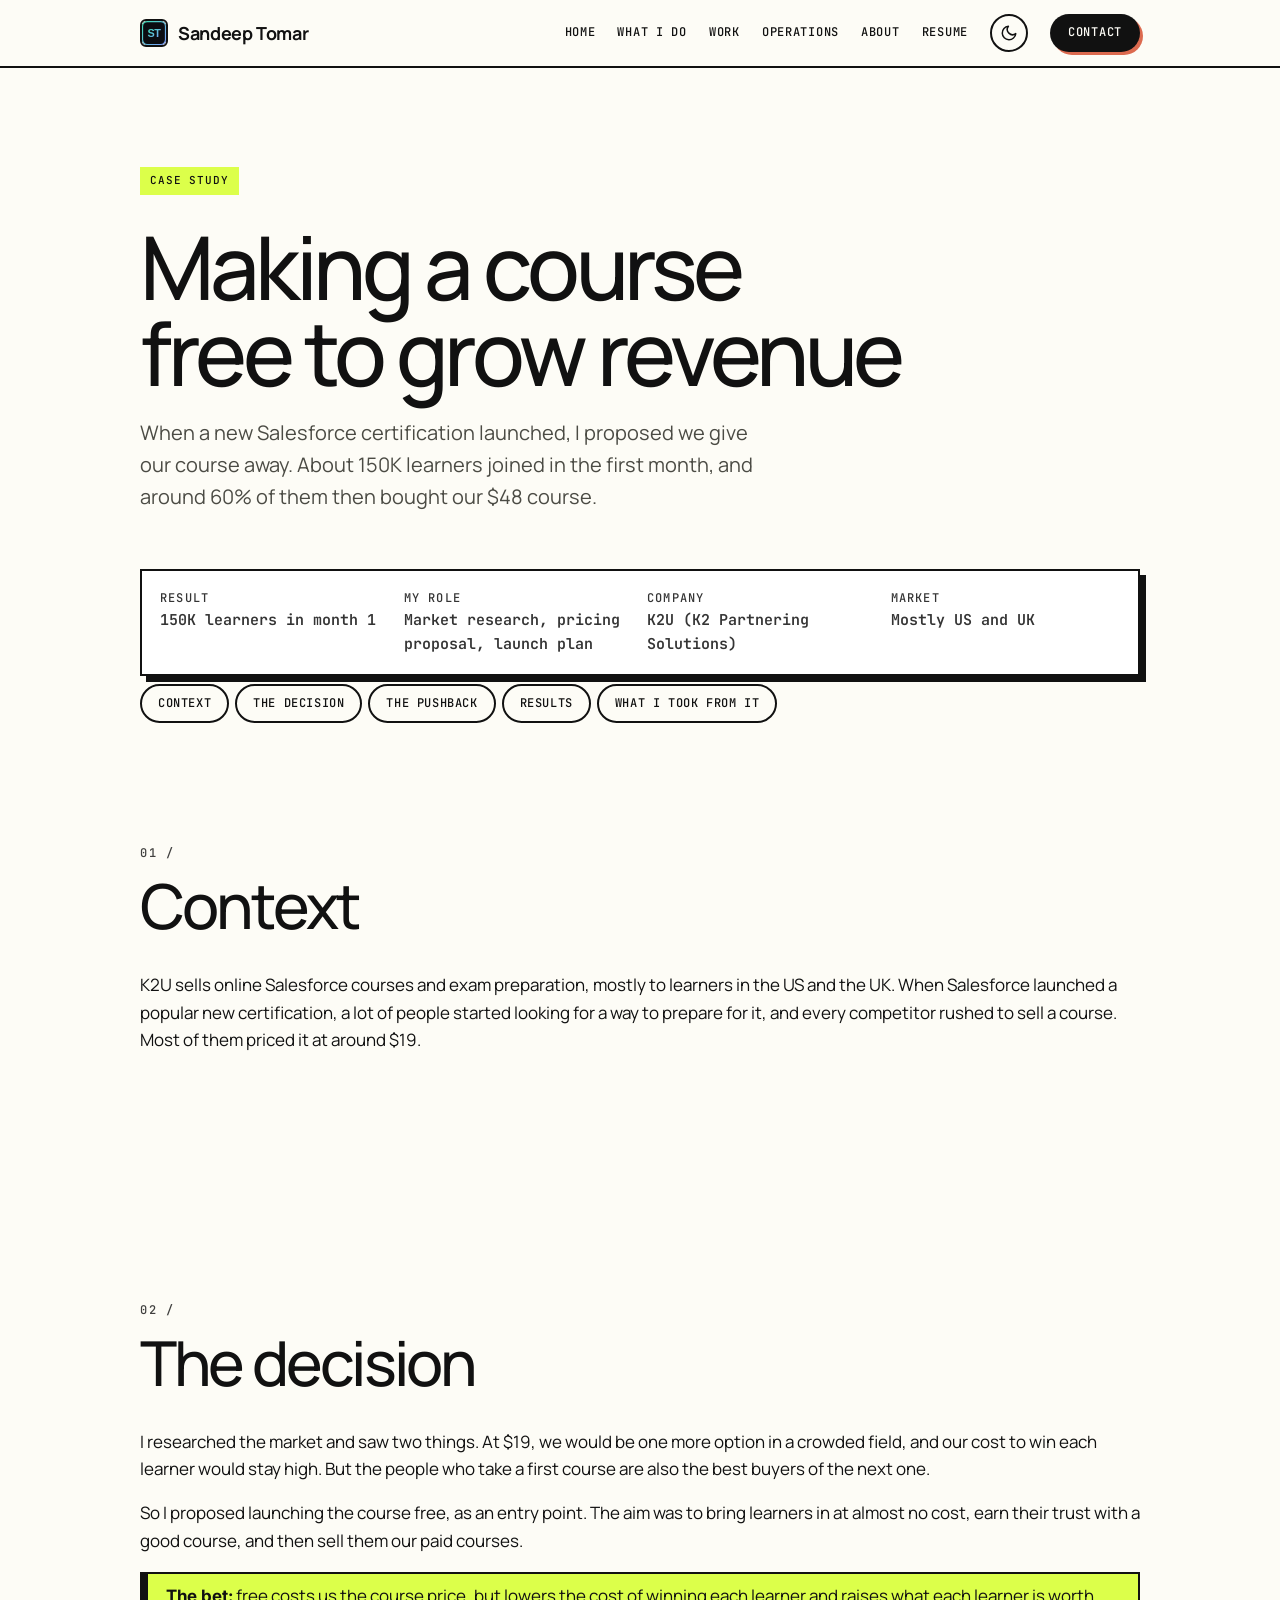
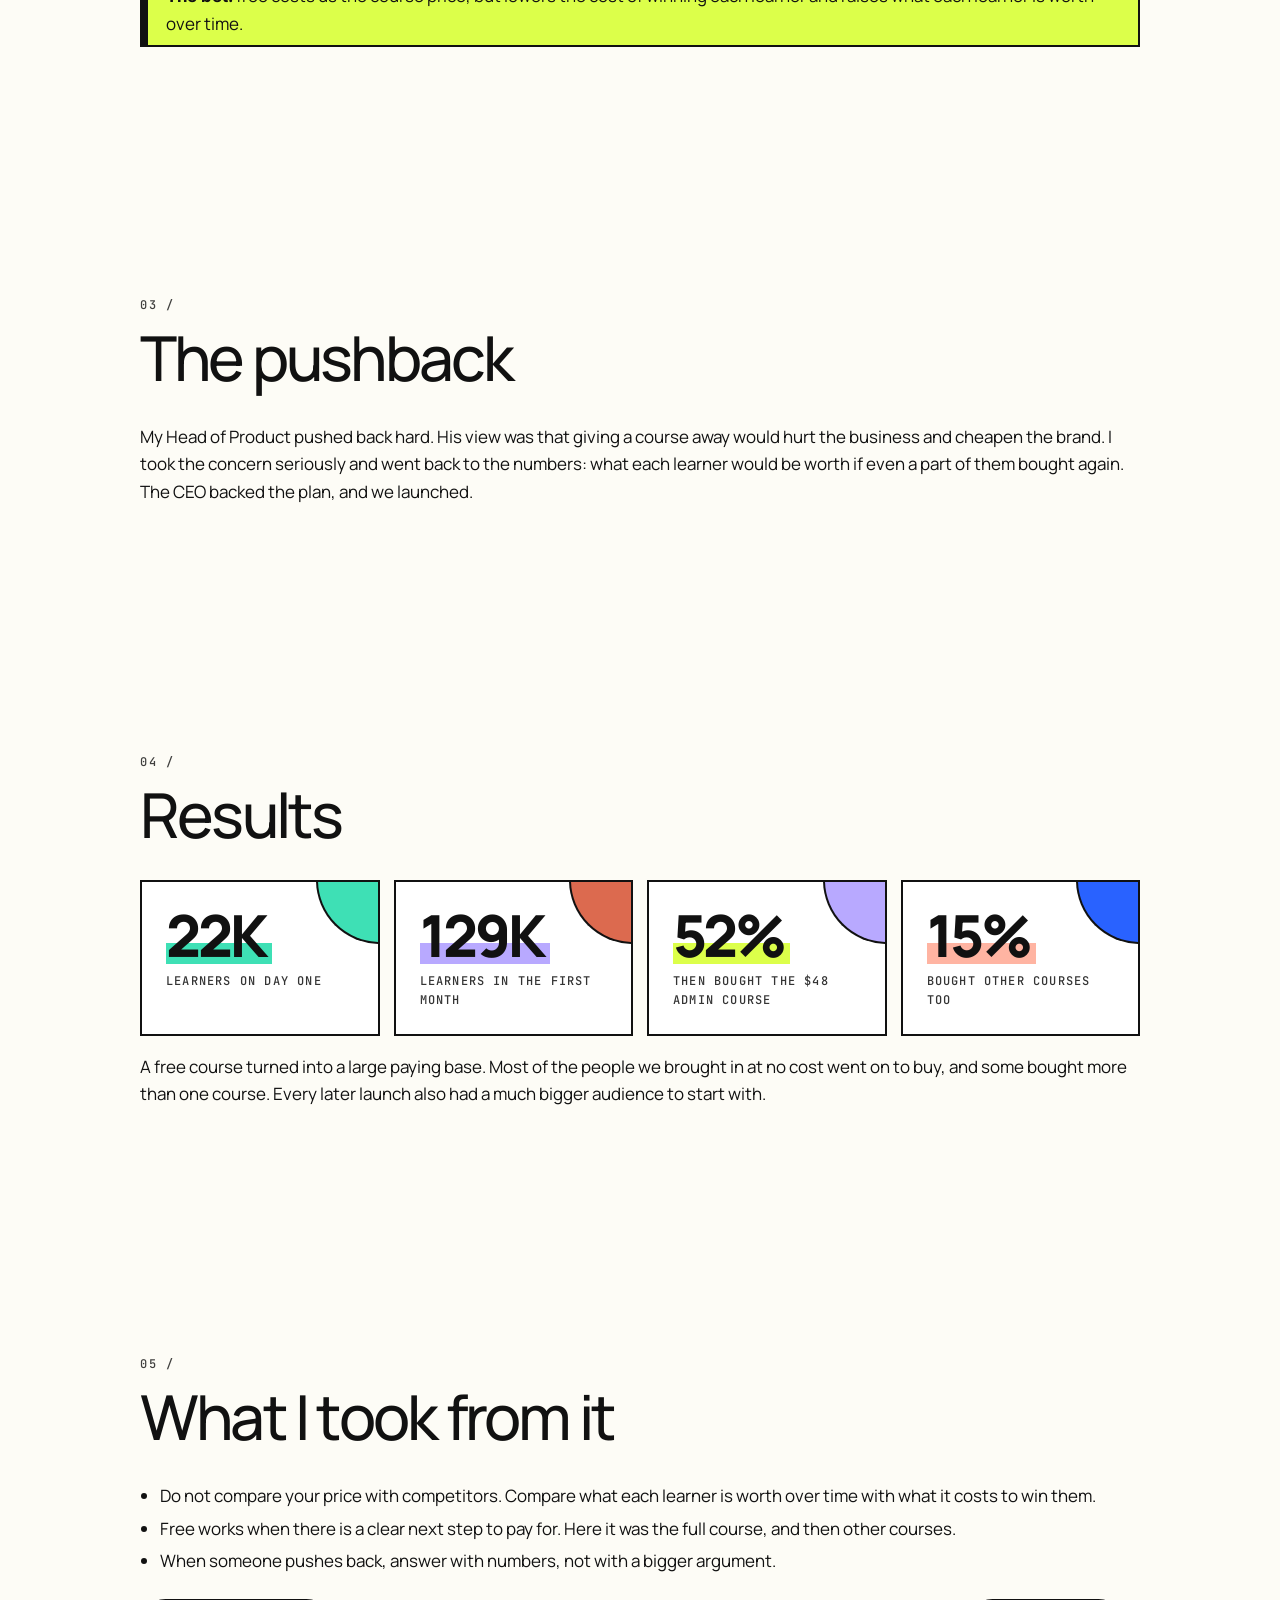
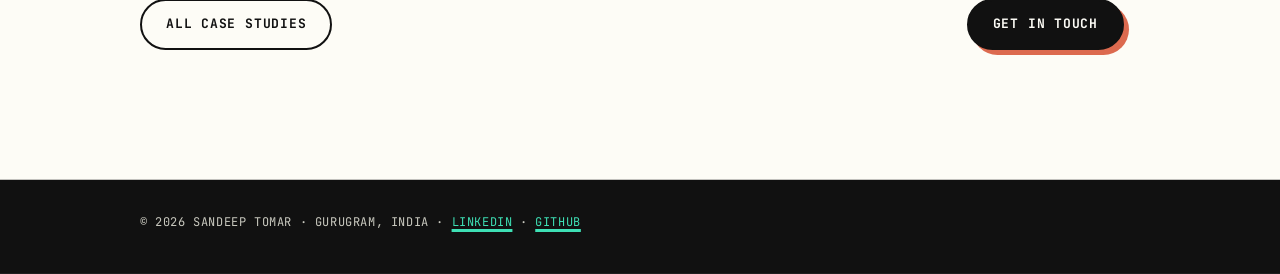
<file: case-free-launch.html>
<!doctype html><html lang="en"><head><meta charset="utf-8"><link rel="icon" href="favicon.ico" sizes="any"><link rel="icon" href="favicon.svg" type="image/svg+xml"><link rel="icon" href="favicon-32.png" sizes="32x32" type="image/png"><link rel="apple-touch-icon" href="apple-touch-icon.png"><meta name="theme-color" content="#0b0d12"><meta name="viewport" content="width=device-width,initial-scale=1"><title>Free launch: 150K learners in a month | Sandeep Tomar</title><meta name="description" content="How I proposed making a new Salesforce certification course free at K2U, and what it did for learners and revenue."><meta property="og:type" content="website"><meta property="og:site_name" content="Sandeep Tomar"><meta property="og:title" content="Free launch: 150K learners in a month | Sandeep Tomar"><meta property="og:description" content="How I proposed making a new Salesforce certification course free at K2U, and what it did for learners and revenue."><meta property="og:image" content="https://sandeeptomar16.github.io/og-image.png"><meta property="og:image:width" content="1200"><meta property="og:image:height" content="627"><meta property="og:url" content="https://sandeeptomar16.github.io/case-free-launch.html"><meta name="twitter:card" content="summary_large_image"><meta name="twitter:image" content="https://sandeeptomar16.github.io/og-image.png"><link rel="preconnect" href="https://fonts.googleapis.com"><link rel="preconnect" href="https://fonts.gstatic.com" crossorigin><link href="https://fonts.googleapis.com/css2?family=Inter:wght@400;500;600;700;800&display=swap" rel="stylesheet"><style>
:root{--bg:#0b0d12;--fg:#eef1f6;--muted:#9aa3b2;--line:#222835;--card:#121620;--accent:#3ee0b5;--accent2:#10261f;--accent3:#7c9cff;--ink:#06120e;color-scheme:dark}
*{box-sizing:border-box}html{scroll-behavior:smooth}
body{margin:0;background:var(--bg);background-image:radial-gradient(900px 500px at 85% -10%,rgba(62,224,181,.10),transparent 60%),radial-gradient(700px 400px at -10% 10%,rgba(124,156,255,.08),transparent 60%);background-repeat:no-repeat;color:var(--fg);font:17px/1.65 'Inter',Arial,sans-serif}
h1,h2,h3,.nav,.tag,.btn,.k{font-family:'Inter',Arial,sans-serif}
a{color:var(--accent)}
.wrap{max-width:900px;margin:0 auto;padding:0 20px}
header{border-bottom:1px solid var(--line);position:sticky;top:0;background:rgba(11,13,18,.72);-webkit-backdrop-filter:blur(12px);backdrop-filter:blur(12px);z-index:5}
.nav{display:flex;justify-content:space-between;align-items:center;padding:14px 20px;gap:12px;flex-wrap:wrap}
.nav b{font-size:17px;letter-spacing:-.2px}.logo{display:flex;align-items:center;gap:10px;color:var(--fg);text-decoration:none}.logo img{border-radius:7px;transition:transform .3s}.logo:hover img{transform:rotate(-8deg) scale(1.08)}.logo:hover b{color:var(--accent)}.logo b{transition:color .2s}
.nav div{display:flex;flex-wrap:wrap;gap:2px 18px}.nav div a{color:var(--muted);text-decoration:none;font-size:14px;font-weight:500}
.nav div a:hover,.nav div a.on{color:var(--accent)}
.hero{padding:64px 0 36px}
.hero h1{font-size:clamp(36px,6.4vw,58px);line-height:1.05;letter-spacing:-2px;font-weight:800;background:linear-gradient(100deg,#ffffff 30%,var(--accent) 75%,var(--accent3));-webkit-background-clip:text;background-clip:text;color:transparent;margin:0 0 16px;text-wrap:balance}
.hero p{font-size:19px;color:var(--muted);max-width:640px}
.tag{display:inline-block;font-size:12px;font-weight:600;color:var(--accent);background:var(--accent2);padding:4px 10px;border-radius:99px;margin:0 6px 8px 0}
.btn{display:inline-block;background:var(--accent);color:var(--ink);padding:12px 22px;border-radius:99px;text-decoration:none;font-weight:600;font-size:15px;margin:6px 10px 6px 0}
.btn.alt{background:transparent;color:var(--accent);border:1.5px solid var(--accent)}
h2{font-size:28px;font-weight:800;letter-spacing:-.8px;margin:0 0 14px;text-wrap:balance}
h3{font-size:18px;margin:0 0 4px}
section{padding:34px 0;border-top:1px solid var(--line)}
.grid{display:grid;grid-template-columns:repeat(auto-fit,minmax(220px,1fr));gap:14px}
.card{background:var(--card);border:1px solid var(--line);border-radius:12px;padding:20px;text-decoration:none;color:inherit;display:block}
a.card:hover{border-color:var(--accent);box-shadow:0 0 0 1px var(--accent),0 12px 30px -14px rgba(62,224,181,.35)}
.card p{margin:6px 0 0;color:var(--muted);font-size:15px;line-height:1.5}
.num{font-family:'Inter',sans-serif;font-size:34px;font-weight:700;letter-spacing:-1px;color:var(--accent);line-height:1}
.k{font-size:12px;text-transform:uppercase;letter-spacing:.8px;color:var(--muted);font-weight:600}
.job{margin:0 0 22px}.job .d{color:var(--muted);font-size:14px;font-family:'Inter',sans-serif}
ul{padding-left:20px}li{margin:5px 0}
.meta{display:grid;grid-template-columns:repeat(auto-fit,minmax(160px,1fr));gap:14px;margin:26px 0 8px;padding:18px;background:var(--card);border:1px solid var(--line);border-radius:12px}
.meta div span{display:block;font-family:'Inter',sans-serif;font-size:15px;font-weight:600}
.toc{display:flex;gap:6px;flex-wrap:wrap;margin:0 0 6px}
.toc a{font-family:'Inter',sans-serif;font-size:13px;font-weight:500;padding:6px 12px;border:1px solid var(--line);border-radius:99px;color:var(--muted);text-decoration:none}
.toc a:hover{color:var(--accent);border-color:var(--accent)}
.next{display:flex;justify-content:space-between;gap:12px;flex-wrap:wrap;margin-top:10px}
footer{border-top:1px solid var(--line);padding:26px 0 44px;color:var(--muted);font:14px 'Inter',sans-serif}
.flow{display:flex;gap:10px;flex-wrap:wrap;align-items:stretch;margin:14px 0}
.flow div{flex:1 1 150px;background:var(--card);border:1px solid var(--line);border-radius:10px;padding:12px 14px;font:14px/1.4 'Inter',sans-serif}
.flow div b{display:block;color:var(--accent);font-size:12px;text-transform:uppercase;letter-spacing:.6px;margin-bottom:4px}

.desk{position:relative;height:460px;border:1px solid var(--line);border-radius:16px;background-color:var(--card);background-image:radial-gradient(#2b3242 1px,transparent 1px);background-size:22px 22px;overflow:hidden;margin:6px 0 34px}
.desk .hint{position:absolute;right:14px;bottom:10px;font:12px 'Inter',sans-serif;color:var(--muted);pointer-events:none}
.note{position:absolute;width:158px;padding:14px 14px 16px;font:600 14px/1.35 'Inter',sans-serif;color:#2a2618;border-radius:3px;box-shadow:0 8px 14px -6px rgba(0,0,0,.35),0 1px 0 rgba(255,255,255,.4) inset;cursor:grab;user-select:none;touch-action:none;transition:box-shadow .15s,transform .15s}
.note:active{cursor:grabbing;box-shadow:0 18px 24px -8px rgba(0,0,0,.45)}
.note small{display:block;font-weight:500;font-size:12px;opacity:.75;margin-top:6px}
.note .big{display:block;font-size:30px;letter-spacing:-1px;line-height:1.05}
.y{background:#fde68a}.g{background:#bbf7d0}.p{background:#fbcfe8}.b{background:#bae6fd}.o{background:#fed7aa}
@media (max-width:560px){.desk{height:auto;display:grid;grid-template-columns:1fr 1fr;gap:12px;padding:14px 14px 40px}.note{position:static!important;width:auto;transform:none!important;touch-action:auto;cursor:pointer;font-size:13px}.note .big{font-size:24px}.desk .hint .dk{display:none}}
.callout{border-left:3px solid var(--accent);padding:8px 18px;background:var(--accent2);border-radius:0 10px 10px 0;margin:18px 0}.callout b{font-family:'Inter',sans-serif}.chips{margin:8px 0 0}h3.s{font-size:17px;margin:20px 0 6px}
.tbl{overflow-x:auto;margin:14px 0}.tbl table{border-collapse:collapse;width:100%;min-width:620px;font:14px/1.45 'Inter',sans-serif}.tbl th{text-align:left;font-size:12px;text-transform:uppercase;letter-spacing:.6px;color:var(--muted);border-bottom:2px solid var(--line);padding:8px 10px}.tbl td{border-bottom:1px solid var(--line);padding:10px;vertical-align:top}.tbl td:first-child{font-weight:600}.tbl td:last-child{color:var(--accent);font-weight:600}
.flip{perspective:1000px;background:none;border:0;padding:0;text-align:left;cursor:pointer;min-height:170px;font:inherit;color:inherit}
.flip .in{position:relative;width:100%;height:100%;min-height:170px;transition:transform .5s;transform-style:preserve-3d}
.flip.on .in{transform:rotateY(180deg)}
.flip .fc,.flip .bc{position:absolute;inset:0;backface-visibility:hidden;-webkit-backface-visibility:hidden;border-radius:12px;padding:20px;border:1px solid var(--line);display:flex;flex-direction:column;justify-content:space-between}
.flip .fc{background:var(--card)}.flip .fc h3{font-size:19px}.flip .fc small{font:600 12px 'Inter',sans-serif;color:var(--accent)}
.flip .bc{background:var(--accent);color:var(--ink);transform:rotateY(180deg);font:15px/1.5 'Inter',sans-serif}
.tl{display:flex;gap:8px;flex-wrap:wrap;margin:6px 0 16px}
.tl button{font:600 14px 'Inter',sans-serif;padding:9px 14px;border-radius:99px;border:1.5px solid var(--line);background:var(--card);color:var(--muted);cursor:pointer}
.tl button[aria-selected=true]{background:var(--accent);border-color:var(--accent);color:var(--ink)}
.tlp{background:var(--card);border:1px solid var(--line);border-radius:12px;padding:22px}
.note[data-href]::after{content:'Open →';display:block;font-size:11px;margin-top:8px;opacity:.7}
@media (prefers-reduced-motion:reduce){.flip .in{transition:none}}
/* motion */
#prog{position:fixed;left:0;top:0;height:3px;width:100%;transform-origin:0 50%;transform:scaleX(0);background:linear-gradient(90deg,var(--accent),var(--accent3));z-index:10;pointer-events:none}
header{transition:box-shadow .3s,background .3s}header.sc{box-shadow:0 10px 30px -18px rgba(0,0,0,.9);background:rgba(11,13,18,.88)}
.nav div a{position:relative;transition:color .2s}.nav div a::after{content:'';position:absolute;left:0;right:0;bottom:-4px;height:2px;border-radius:2px;background:var(--accent);transform:scaleX(0);transform-origin:left;transition:transform .25s}.nav div a:hover::after,.nav div a.on::after{transform:scaleX(1)}
.btn{position:relative;overflow:hidden;transition:transform .2s,box-shadow .25s,background .25s,color .25s}
.btn:hover{transform:translateY(-2px);box-shadow:0 10px 24px -10px rgba(62,224,181,.7)}.btn:active{transform:translateY(0) scale(.97)}
.btn:not(.alt)::after{content:'';position:absolute;top:0;left:-60%;width:40%;height:100%;background:linear-gradient(100deg,transparent,rgba(255,255,255,.55),transparent);transform:skewX(-20deg);animation:shine 4.5s ease-in-out infinite}
.btn.alt:hover{background:var(--accent2)}
@keyframes shine{0%,70%{left:-60%}100%{left:130%}}
.card{position:relative;transition:transform .25s,border-color .25s,box-shadow .25s}
.card::before{content:'';position:absolute;inset:0;border-radius:inherit;pointer-events:none;opacity:0;transition:opacity .3s;background:radial-gradient(320px circle at var(--mx,50%) var(--my,50%),rgba(62,224,181,.13),transparent 60%)}
.card:hover{transform:translateY(-4px);border-color:rgba(62,224,181,.55);box-shadow:0 16px 34px -18px rgba(62,224,181,.45)}.card:hover::before{opacity:1}
.hero h1{background-size:220% 100%;animation:hue 7s ease-in-out infinite alternate}
@keyframes hue{from{background-position:0% 0}to{background-position:100% 0}}
.hp{animation:floaty 6s ease-in-out infinite;transition:transform .3s}
@keyframes floaty{0%,100%{translate:0 0}50%{translate:0 -10px}}
.tag{transition:transform .2s}.tag:hover{transform:translateY(-1px)}
.note:hover{z-index:3;box-shadow:0 18px 26px -10px rgba(0,0,0,.6)}
.tlp{animation:fadeUp .45s ease both}.tl button{transition:background .2s,color .2s,border-color .2s,transform .15s}.tl button:hover{transform:translateY(-1px);border-color:var(--accent);color:var(--fg)}
.flip{transition:transform .2s}.flip:hover{transform:translateY(-3px)}.flip:hover .fc{border-color:rgba(62,224,181,.55)}
.toc a{transition:color .2s,border-color .2s,background .2s}.toc a:hover{background:var(--accent2)}
@keyframes fadeUp{from{opacity:0;translate:0 12px}to{opacity:1;translate:0 0}}
html.js .rv{opacity:0;translate:0 26px;transition:opacity .7s ease,translate .7s cubic-bezier(.2,.7,.2,1);transition-delay:var(--d,0s)}
html.js .rv.in{opacity:1;translate:0 0}
@media (prefers-reduced-motion:reduce){*,*::before,*::after{animation:none!important;transition:none!important}html.js .rv{opacity:1;translate:none}#prog{display:none}}

.heroflex{display:flex;gap:40px;align-items:center;flex-wrap:wrap-reverse}.ht{flex:1 1 440px;min-width:0}.hp{width:240px;height:240px;max-width:100%;border-radius:50%;object-fit:cover;border:5px solid var(--accent);box-shadow:0 0 0 8px rgba(62,224,181,.08),0 20px 40px -12px rgba(62,224,181,.35)}@media (max-width:560px){.hp{width:150px;height:150px}}
</style><link href="https://fonts.googleapis.com/css2?family=JetBrains+Mono:wght@400;500;700&family=Manrope:wght@400;500;600;700;800&display=swap" rel="stylesheet"><link rel="stylesheet" href="theme.css"><script src="theme.js"></script></head><body>
<div id="prog"></div><header><div class="wrap nav"><a class="logo" href="index.html" aria-label="Sandeep Tomar, home"><img src="favicon.svg" alt="" width="28" height="28"><b>Sandeep Tomar</b></a><div><a href="index.html">Home</a><a href="product.html">What I do</a><a href="projects.html">Work</a><a href="operations.html">Operations</a><a href="about.html">About</a><a href="assets/Sandeep_Tomar_Product_Manager_Resume.pdf">Resume</a><a href="index.html#contact">Contact</a></div></div></header>
<div class="wrap"><div class="hero" style="padding-bottom:10px"><span class="tag">Case study</span><h1>Making a course free to grow revenue</h1><p>When a new Salesforce certification launched, I proposed we give our course away. About 150K learners joined in the first month, and around 60% of them then bought our $48 course.</p></div>
<div class="meta"><div class="k">Result<span style="text-transform:none;letter-spacing:0;color:var(--fg)">150K learners in month 1</span></div><div class="k">My role<span style="text-transform:none;letter-spacing:0;color:var(--fg)">Market research, pricing proposal, launch plan</span></div><div class="k">Company<span style="text-transform:none;letter-spacing:0;color:var(--fg)">K2U (K2 Partnering Solutions)</span></div><div class="k">Market<span style="text-transform:none;letter-spacing:0;color:var(--fg)">Mostly US and UK</span></div></div>
<nav class="toc"><a href="#context">Context</a><a href="#decision">The decision</a><a href="#pushback">The pushback</a><a href="#results">Results</a><a href="#learned">What I took from it</a></nav>
<section id="context"><h2>Context</h2><p>K2U sells online Salesforce courses and exam preparation, mostly to learners in the US and the UK. When Salesforce launched a popular new certification, a lot of people started looking for a way to prepare for it, and every competitor rushed to sell a course. Most of them priced it at around $19.</p></section>
<section id="decision"><h2>The decision</h2><p>I researched the market and saw two things. At $19, we would be one more option in a crowded field, and our cost to win each learner would stay high. But the people who take a first course are also the best buyers of the next one.</p><p>So I proposed launching the course free, as an entry point. The aim was to bring learners in at almost no cost, earn their trust with a good course, and then sell them our paid courses.</p><div class="callout"><b>The bet:</b> free costs us the course price, but lowers the cost of winning each learner and raises what each learner is worth over time.</div></section>
<section id="pushback"><h2>The pushback</h2><p>My Head of Product pushed back hard. His view was that giving a course away would hurt the business and cheapen the brand. I took the concern seriously and went back to the numbers: what each learner would be worth if even a part of them bought again. The CEO backed the plan, and we launched.</p></section>
<section id="results"><h2>Results</h2><div class="grid"><div class="card"><div class="num">25K</div><div class="k">learners on day one</div></div><div class="card"><div class="num">150K</div><div class="k">learners in the first month</div></div><div class="card"><div class="num">60%</div><div class="k">then bought the $48 admin course</div></div><div class="card"><div class="num">18%</div><div class="k">bought other courses too</div></div></div><p>A free course turned into a large paying base. Most of the people we brought in at no cost went on to buy, and some bought more than one course. Every later launch also had a much bigger audience to start with.</p></section>
<section id="learned"><h2>What I took from it</h2><ul><li>Do not compare your price with competitors. Compare what each learner is worth over time with what it costs to win them.</li><li>Free works when there is a clear next step to pay for. Here it was the full course, and then other courses.</li><li>When someone pushes back, answer with numbers, not with a bigger argument.</li></ul><div class="next"><a class="btn alt" href="projects.html">All case studies</a><a class="btn" href="index.html#contact">Get in touch</a></div></section></div>
<script>
(function(){var rm=window.matchMedia&&matchMedia('(prefers-reduced-motion: reduce)').matches;
var nums=[].slice.call(document.querySelectorAll('.num'));
function run(el){var m=el.textContent.match(/^(\D*)(\d+)(.*)$/);if(!m||rm)return;var end=+m[2],t0=null,d=900;
 function f(t){if(!t0)t0=t;var p=Math.min(1,(t-t0)/d);el.textContent=m[1]+Math.round(end*(1-Math.pow(1-p,3)))+m[3];if(p<1)requestAnimationFrame(f);}requestAnimationFrame(f);}
if('IntersectionObserver' in window){var io=new IntersectionObserver(function(es){es.forEach(function(e){if(e.isIntersecting){run(e.target);io.unobserve(e.target);}})},{threshold:.6});nums.forEach(function(n){io.observe(n)});}
[].forEach.call(document.querySelectorAll('.flip'),function(b){b.addEventListener('click',function(){b.classList.toggle('on');b.setAttribute('aria-pressed',b.classList.contains('on'))})});
[].forEach.call(document.querySelectorAll('.tl'),function(t){var bs=[].slice.call(t.querySelectorAll('button'));bs.forEach(function(b){b.addEventListener('click',function(){bs.forEach(function(x){var on=x===b;x.setAttribute('aria-selected',on);document.getElementById(x.getAttribute('aria-controls')).hidden=!on;})})})});
})();
document.documentElement.classList.add('js');
(function(){var rm=window.matchMedia&&matchMedia('(prefers-reduced-motion: reduce)').matches;
var hd=document.querySelector('header'),pg=document.getElementById('prog');
function sc(){var h=document.documentElement,m=h.scrollHeight-h.clientHeight;if(pg)pg.style.transform='scaleX('+(m>0?h.scrollTop/m:0)+')';if(hd)hd.classList.toggle('sc',h.scrollTop>10);}
addEventListener('scroll',sc,{passive:true});sc();
[].forEach.call(document.querySelectorAll('.card'),function(c){c.addEventListener('pointermove',function(e){var r=c.getBoundingClientRect();c.style.setProperty('--mx',(e.clientX-r.left)+'px');c.style.setProperty('--my',(e.clientY-r.top)+'px');});});
if(rm||!('IntersectionObserver' in window))return;
var els=[].slice.call(document.querySelectorAll('section > h2, section > .k, section > p, .grid, .meta, .toc, .desk, .tl, .flow, .callout, .tbl, .next, .job, section > ul'));
els.forEach(function(el){if(el.closest('.grid')&&!el.classList.contains('grid'))return;el.classList.add('rv');});
[].forEach.call(document.querySelectorAll('.grid'),function(g){[].forEach.call(g.children,function(c,i){c.classList.add('rv');c.style.setProperty('--d',(i*0.08)+'s');});g.classList.remove('rv');});
var io=new IntersectionObserver(function(es){es.forEach(function(e){if(e.isIntersecting){e.target.classList.add('in');io.unobserve(e.target);}})},{threshold:.12,rootMargin:'0px 0px -40px 0px'});
[].forEach.call(document.querySelectorAll('.rv'),function(el){io.observe(el)});
})();
</script>
<footer><div class="wrap">&copy; 2026 Sandeep Tomar &middot; Gurugram, India &middot; <a href="https://www.linkedin.com/in/sandeep-tomar-81690125">LinkedIn</a> &middot; <a href="https://github.com/SandeepTomar16">GitHub</a></div></footer></body></html>
</file>
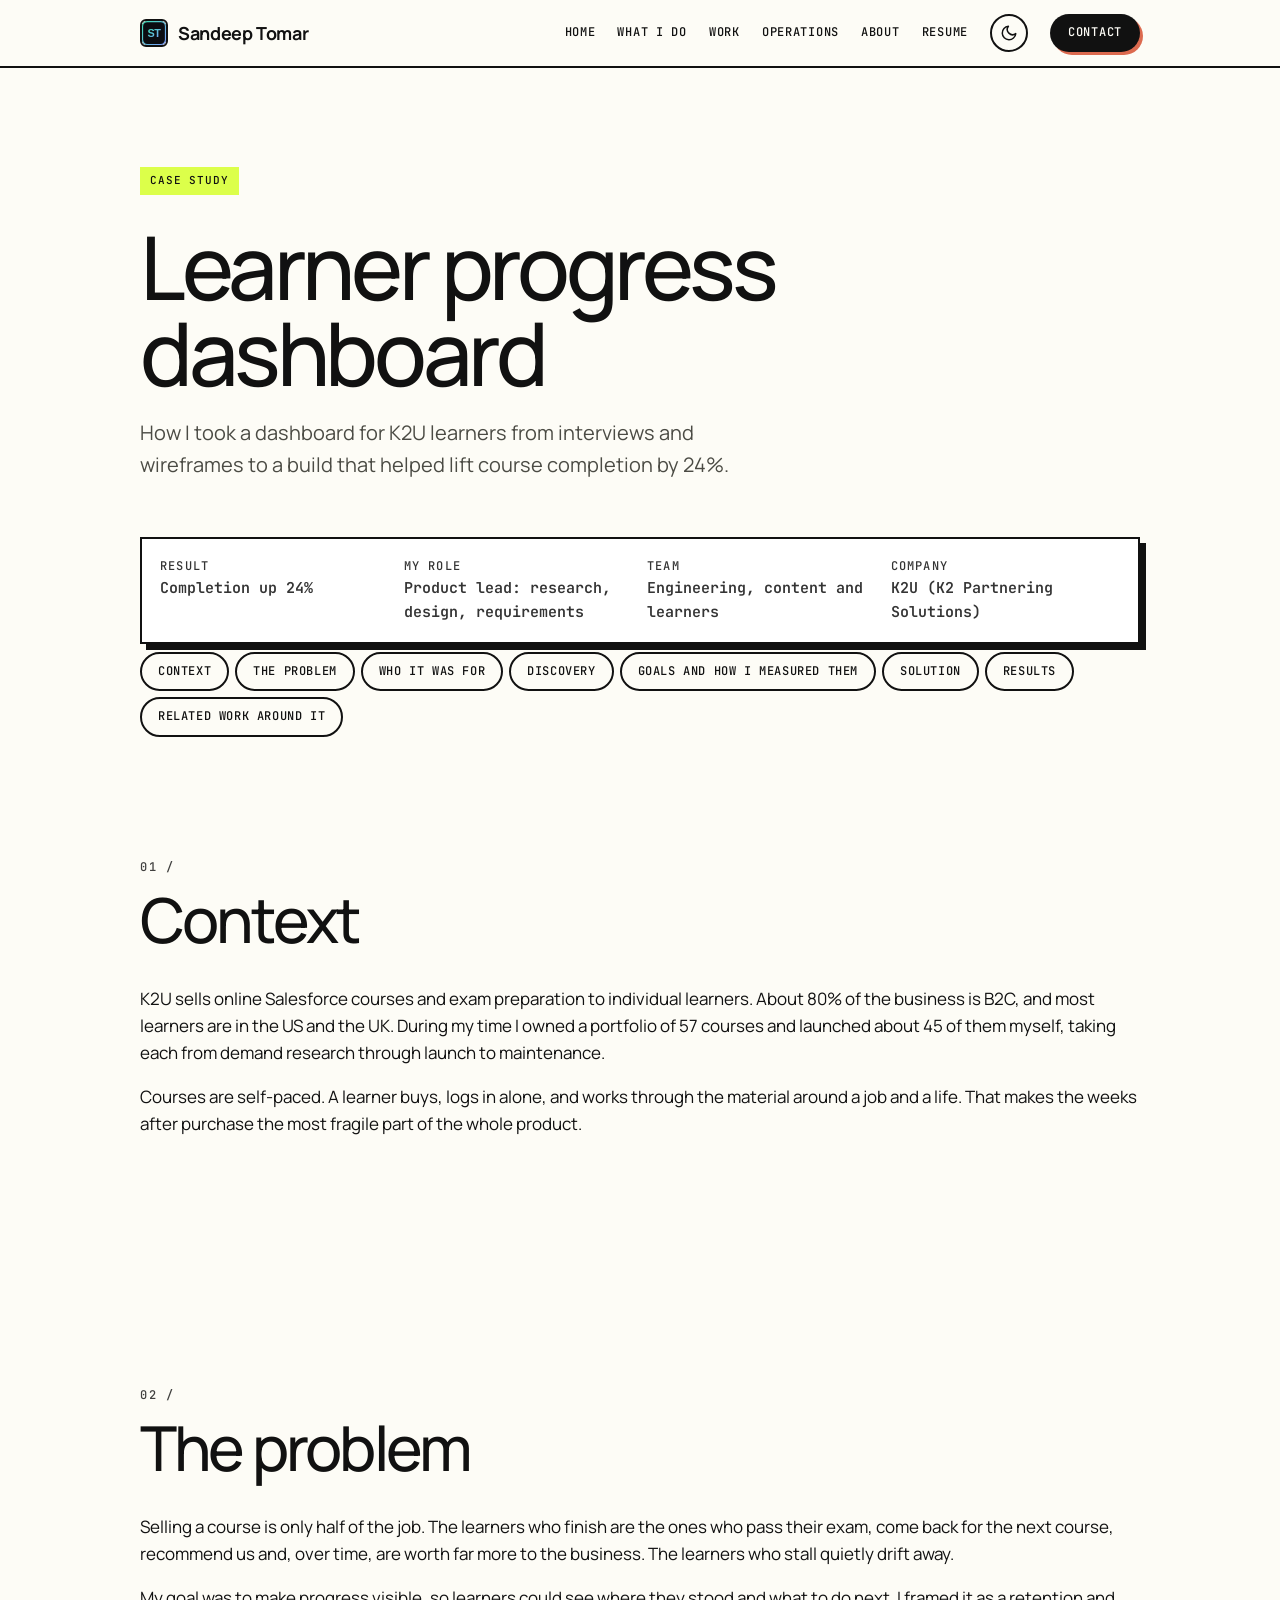
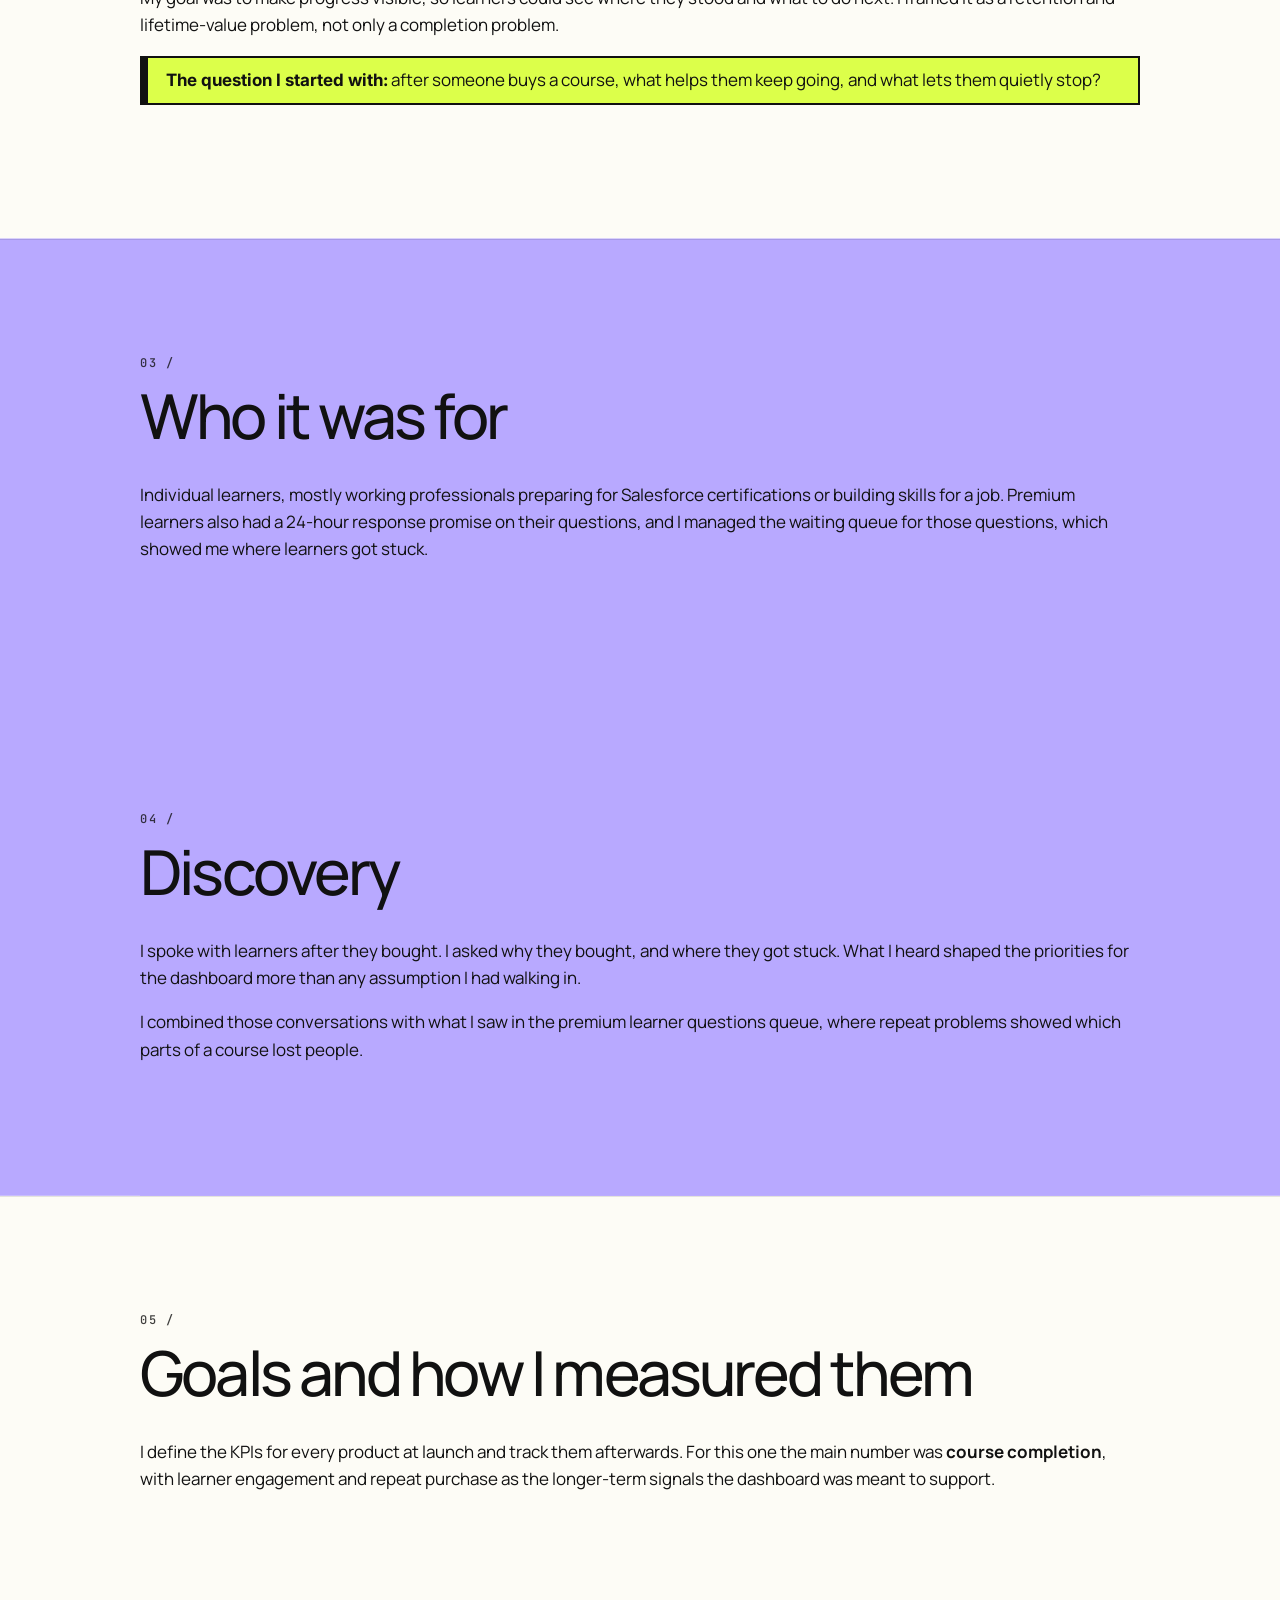
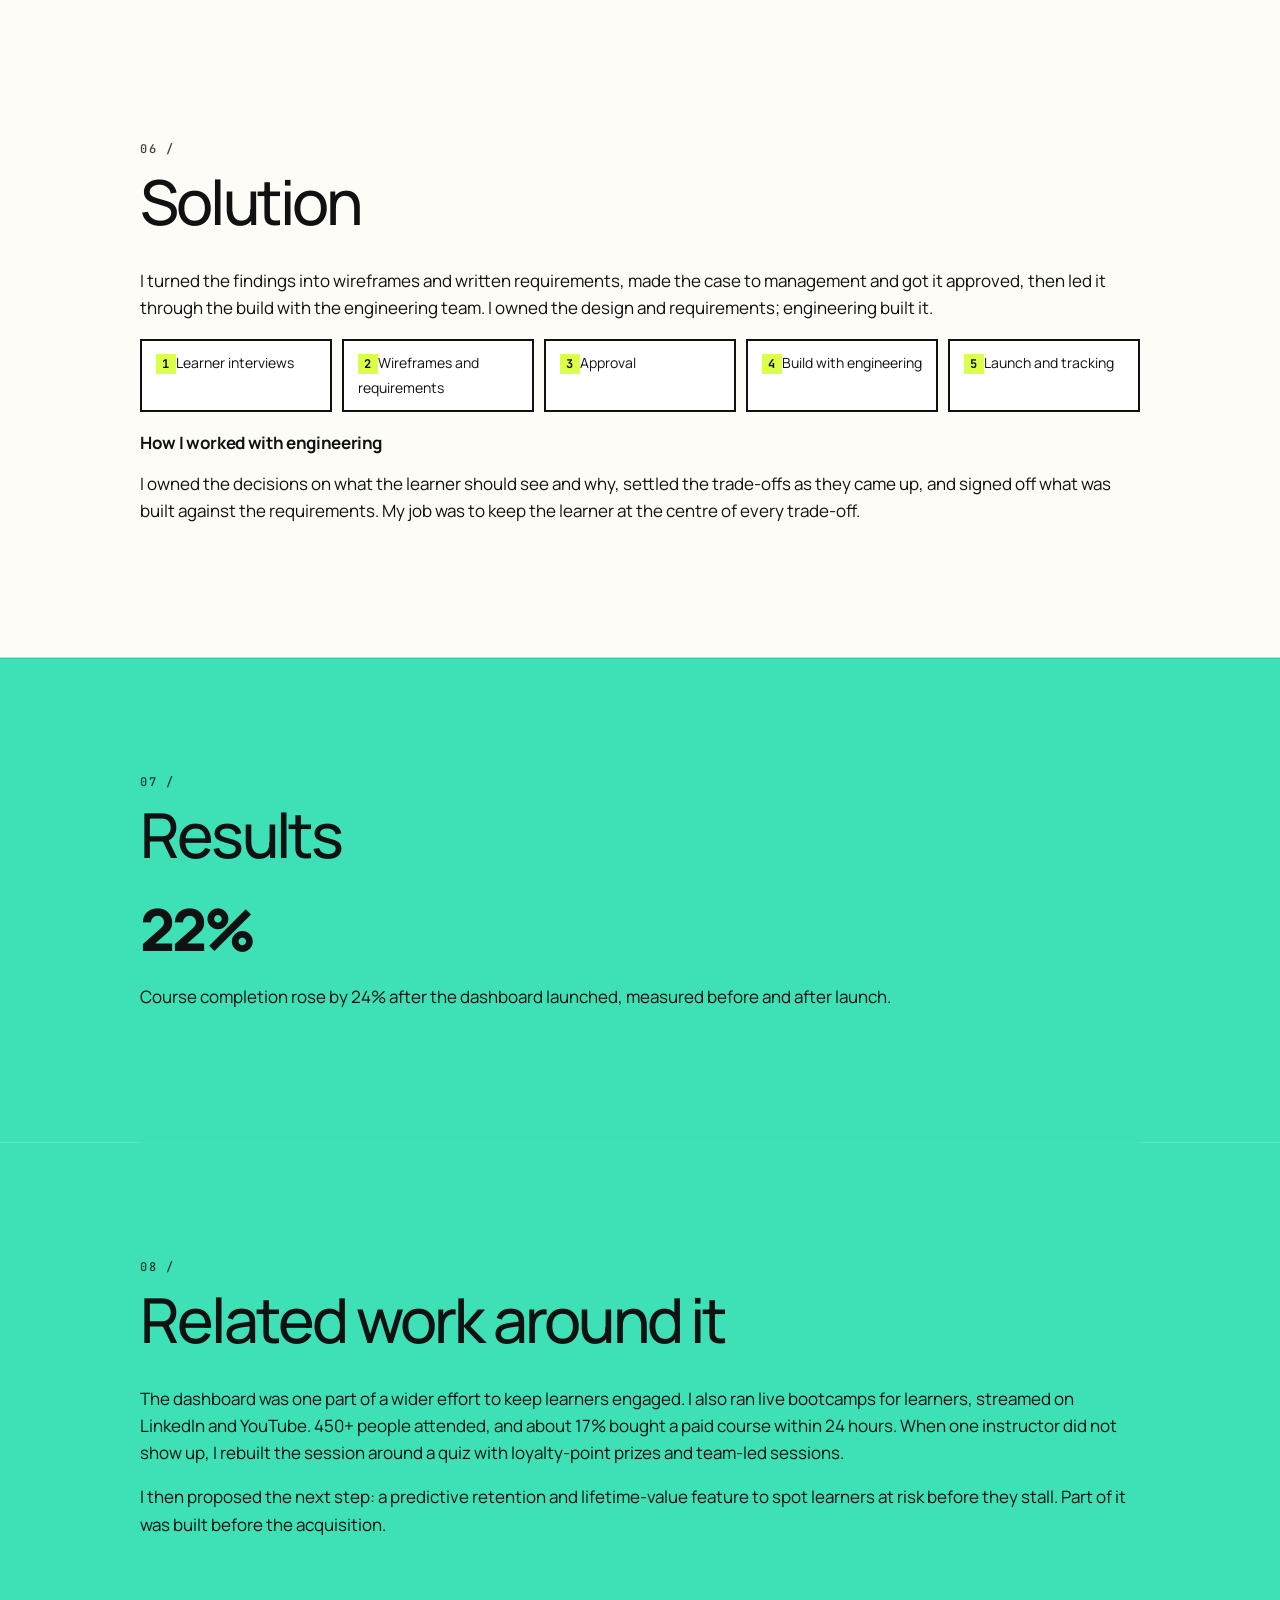
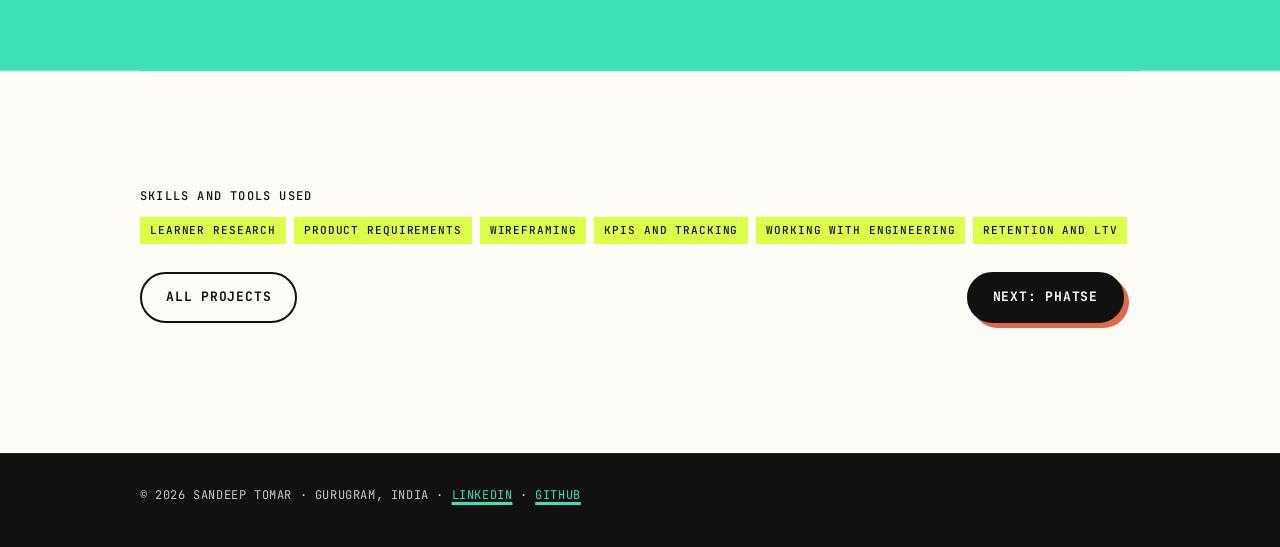
<file: case-k2u-dashboard.html>
<!doctype html><html lang="en"><head><meta charset="utf-8"><link rel="icon" href="favicon.ico" sizes="any"><link rel="icon" href="favicon.svg" type="image/svg+xml"><link rel="icon" href="favicon-32.png" sizes="32x32" type="image/png"><link rel="apple-touch-icon" href="apple-touch-icon.png"><meta name="theme-color" content="#0b0d12"><meta name="viewport" content="width=device-width,initial-scale=1"><title>Learner progress dashboard | Sandeep Tomar</title><meta name="description" content="How I took a dashboard for K2U learners from interviews and wireframes to a build that helped lift course completion by 24%."><meta property="og:type" content="website"><meta property="og:site_name" content="Sandeep Tomar"><meta property="og:title" content="Learner progress dashboard | Sandeep Tomar"><meta property="og:description" content="How I took a dashboard for K2U learners from interviews and wireframes to a build that helped lift course completion by 24%."><meta property="og:image" content="https://sandeeptomar16.github.io/og-image.png"><meta property="og:image:width" content="1200"><meta property="og:image:height" content="627"><meta property="og:url" content="https://sandeeptomar16.github.io/case-k2u-dashboard.html"><meta name="twitter:card" content="summary_large_image"><meta name="twitter:image" content="https://sandeeptomar16.github.io/og-image.png"><link rel="preconnect" href="https://fonts.googleapis.com"><link rel="preconnect" href="https://fonts.gstatic.com" crossorigin><link href="https://fonts.googleapis.com/css2?family=Inter:wght@400;500;600;700;800&display=swap" rel="stylesheet"><style>
:root{--bg:#0b0d12;--fg:#eef1f6;--muted:#9aa3b2;--line:#222835;--card:#121620;--accent:#3ee0b5;--accent2:#10261f;--accent3:#7c9cff;--ink:#06120e;color-scheme:dark}
*{box-sizing:border-box}html{scroll-behavior:smooth}
body{margin:0;background:var(--bg);background-image:radial-gradient(900px 500px at 85% -10%,rgba(62,224,181,.10),transparent 60%),radial-gradient(700px 400px at -10% 10%,rgba(124,156,255,.08),transparent 60%);background-repeat:no-repeat;color:var(--fg);font:17px/1.65 'Inter',Arial,sans-serif}
h1,h2,h3,.nav,.tag,.btn,.k{font-family:'Inter',Arial,sans-serif}
a{color:var(--accent)}
.wrap{max-width:900px;margin:0 auto;padding:0 20px}
header{border-bottom:1px solid var(--line);position:sticky;top:0;background:rgba(11,13,18,.72);-webkit-backdrop-filter:blur(12px);backdrop-filter:blur(12px);z-index:5}
.nav{display:flex;justify-content:space-between;align-items:center;padding:14px 20px;gap:12px;flex-wrap:wrap}
.nav b{font-size:17px;letter-spacing:-.2px}.logo{display:flex;align-items:center;gap:10px;color:var(--fg);text-decoration:none}.logo img{border-radius:7px;transition:transform .3s}.logo:hover img{transform:rotate(-8deg) scale(1.08)}.logo:hover b{color:var(--accent)}.logo b{transition:color .2s}
.nav div{display:flex;flex-wrap:wrap;gap:2px 18px}.nav div a{color:var(--muted);text-decoration:none;font-size:14px;font-weight:500}
.nav div a:hover,.nav div a.on{color:var(--accent)}
.hero{padding:64px 0 36px}
.hero h1{font-size:clamp(36px,6.4vw,58px);line-height:1.05;letter-spacing:-2px;font-weight:800;background:linear-gradient(100deg,#ffffff 30%,var(--accent) 75%,var(--accent3));-webkit-background-clip:text;background-clip:text;color:transparent;margin:0 0 16px;text-wrap:balance}
.hero p{font-size:19px;color:var(--muted);max-width:640px}
.tag{display:inline-block;font-size:12px;font-weight:600;color:var(--accent);background:var(--accent2);padding:4px 10px;border-radius:99px;margin:0 6px 8px 0}
.btn{display:inline-block;background:var(--accent);color:var(--ink);padding:12px 22px;border-radius:99px;text-decoration:none;font-weight:600;font-size:15px;margin:6px 10px 6px 0}
.btn.alt{background:transparent;color:var(--accent);border:1.5px solid var(--accent)}
h2{font-size:28px;font-weight:800;letter-spacing:-.8px;margin:0 0 14px;text-wrap:balance}
h3{font-size:18px;margin:0 0 4px}
section{padding:34px 0;border-top:1px solid var(--line)}
.grid{display:grid;grid-template-columns:repeat(auto-fit,minmax(220px,1fr));gap:14px}
.card{background:var(--card);border:1px solid var(--line);border-radius:12px;padding:20px;text-decoration:none;color:inherit;display:block}
a.card:hover{border-color:var(--accent);box-shadow:0 0 0 1px var(--accent),0 12px 30px -14px rgba(62,224,181,.35)}
.card p{margin:6px 0 0;color:var(--muted);font-size:15px;line-height:1.5}
.num{font-family:'Inter',sans-serif;font-size:34px;font-weight:700;letter-spacing:-1px;color:var(--accent);line-height:1}
.k{font-size:12px;text-transform:uppercase;letter-spacing:.8px;color:var(--muted);font-weight:600}
.job{margin:0 0 22px}.job .d{color:var(--muted);font-size:14px;font-family:'Inter',sans-serif}
ul{padding-left:20px}li{margin:5px 0}
.meta{display:grid;grid-template-columns:repeat(auto-fit,minmax(160px,1fr));gap:14px;margin:26px 0 8px;padding:18px;background:var(--card);border:1px solid var(--line);border-radius:12px}
.meta div span{display:block;font-family:'Inter',sans-serif;font-size:15px;font-weight:600}
.toc{display:flex;gap:6px;flex-wrap:wrap;margin:0 0 6px}
.toc a{font-family:'Inter',sans-serif;font-size:13px;font-weight:500;padding:6px 12px;border:1px solid var(--line);border-radius:99px;color:var(--muted);text-decoration:none}
.toc a:hover{color:var(--accent);border-color:var(--accent)}
.next{display:flex;justify-content:space-between;gap:12px;flex-wrap:wrap;margin-top:10px}
footer{border-top:1px solid var(--line);padding:26px 0 44px;color:var(--muted);font:14px 'Inter',sans-serif}
.flow{display:flex;gap:10px;flex-wrap:wrap;align-items:stretch;margin:14px 0}
.flow div{flex:1 1 150px;background:var(--card);border:1px solid var(--line);border-radius:10px;padding:12px 14px;font:14px/1.4 'Inter',sans-serif}
.flow div b{display:block;color:var(--accent);font-size:12px;text-transform:uppercase;letter-spacing:.6px;margin-bottom:4px}

.desk{position:relative;height:460px;border:1px solid var(--line);border-radius:16px;background-color:var(--card);background-image:radial-gradient(#2b3242 1px,transparent 1px);background-size:22px 22px;overflow:hidden;margin:6px 0 34px}
.desk .hint{position:absolute;right:14px;bottom:10px;font:12px 'Inter',sans-serif;color:var(--muted);pointer-events:none}
.note{position:absolute;width:158px;padding:14px 14px 16px;font:600 14px/1.35 'Inter',sans-serif;color:#2a2618;border-radius:3px;box-shadow:0 8px 14px -6px rgba(0,0,0,.35),0 1px 0 rgba(255,255,255,.4) inset;cursor:grab;user-select:none;touch-action:none;transition:box-shadow .15s,transform .15s}
.note:active{cursor:grabbing;box-shadow:0 18px 24px -8px rgba(0,0,0,.45)}
.note small{display:block;font-weight:500;font-size:12px;opacity:.75;margin-top:6px}
.note .big{display:block;font-size:30px;letter-spacing:-1px;line-height:1.05}
.y{background:#fde68a}.g{background:#bbf7d0}.p{background:#fbcfe8}.b{background:#bae6fd}.o{background:#fed7aa}
@media (max-width:560px){.desk{height:auto;display:grid;grid-template-columns:1fr 1fr;gap:12px;padding:14px 14px 40px}.note{position:static!important;width:auto;transform:none!important;touch-action:auto;cursor:pointer;font-size:13px}.note .big{font-size:24px}.desk .hint .dk{display:none}}
.callout{border-left:3px solid var(--accent);padding:8px 18px;background:var(--accent2);border-radius:0 10px 10px 0;margin:18px 0}.callout b{font-family:'Inter',sans-serif}.chips{margin:8px 0 0}h3.s{font-size:17px;margin:20px 0 6px}
.tbl{overflow-x:auto;margin:14px 0}.tbl table{border-collapse:collapse;width:100%;min-width:620px;font:14px/1.45 'Inter',sans-serif}.tbl th{text-align:left;font-size:12px;text-transform:uppercase;letter-spacing:.6px;color:var(--muted);border-bottom:2px solid var(--line);padding:8px 10px}.tbl td{border-bottom:1px solid var(--line);padding:10px;vertical-align:top}.tbl td:first-child{font-weight:600}.tbl td:last-child{color:var(--accent);font-weight:600}
.flip{perspective:1000px;background:none;border:0;padding:0;text-align:left;cursor:pointer;min-height:170px;font:inherit;color:inherit}
.flip .in{position:relative;width:100%;height:100%;min-height:170px;transition:transform .5s;transform-style:preserve-3d}
.flip.on .in{transform:rotateY(180deg)}
.flip .fc,.flip .bc{position:absolute;inset:0;backface-visibility:hidden;-webkit-backface-visibility:hidden;border-radius:12px;padding:20px;border:1px solid var(--line);display:flex;flex-direction:column;justify-content:space-between}
.flip .fc{background:var(--card)}.flip .fc h3{font-size:19px}.flip .fc small{font:600 12px 'Inter',sans-serif;color:var(--accent)}
.flip .bc{background:var(--accent);color:var(--ink);transform:rotateY(180deg);font:15px/1.5 'Inter',sans-serif}
.tl{display:flex;gap:8px;flex-wrap:wrap;margin:6px 0 16px}
.tl button{font:600 14px 'Inter',sans-serif;padding:9px 14px;border-radius:99px;border:1.5px solid var(--line);background:var(--card);color:var(--muted);cursor:pointer}
.tl button[aria-selected=true]{background:var(--accent);border-color:var(--accent);color:var(--ink)}
.tlp{background:var(--card);border:1px solid var(--line);border-radius:12px;padding:22px}
.note[data-href]::after{content:'Open →';display:block;font-size:11px;margin-top:8px;opacity:.7}
@media (prefers-reduced-motion:reduce){.flip .in{transition:none}}
/* motion */
#prog{position:fixed;left:0;top:0;height:3px;width:100%;transform-origin:0 50%;transform:scaleX(0);background:linear-gradient(90deg,var(--accent),var(--accent3));z-index:10;pointer-events:none}
header{transition:box-shadow .3s,background .3s}header.sc{box-shadow:0 10px 30px -18px rgba(0,0,0,.9);background:rgba(11,13,18,.88)}
.nav div a{position:relative;transition:color .2s}.nav div a::after{content:'';position:absolute;left:0;right:0;bottom:-4px;height:2px;border-radius:2px;background:var(--accent);transform:scaleX(0);transform-origin:left;transition:transform .25s}.nav div a:hover::after,.nav div a.on::after{transform:scaleX(1)}
.btn{position:relative;overflow:hidden;transition:transform .2s,box-shadow .25s,background .25s,color .25s}
.btn:hover{transform:translateY(-2px);box-shadow:0 10px 24px -10px rgba(62,224,181,.7)}.btn:active{transform:translateY(0) scale(.97)}
.btn:not(.alt)::after{content:'';position:absolute;top:0;left:-60%;width:40%;height:100%;background:linear-gradient(100deg,transparent,rgba(255,255,255,.55),transparent);transform:skewX(-20deg);animation:shine 4.5s ease-in-out infinite}
.btn.alt:hover{background:var(--accent2)}
@keyframes shine{0%,70%{left:-60%}100%{left:130%}}
.card{position:relative;transition:transform .25s,border-color .25s,box-shadow .25s}
.card::before{content:'';position:absolute;inset:0;border-radius:inherit;pointer-events:none;opacity:0;transition:opacity .3s;background:radial-gradient(320px circle at var(--mx,50%) var(--my,50%),rgba(62,224,181,.13),transparent 60%)}
.card:hover{transform:translateY(-4px);border-color:rgba(62,224,181,.55);box-shadow:0 16px 34px -18px rgba(62,224,181,.45)}.card:hover::before{opacity:1}
.hero h1{background-size:220% 100%;animation:hue 7s ease-in-out infinite alternate}
@keyframes hue{from{background-position:0% 0}to{background-position:100% 0}}
.hp{animation:floaty 6s ease-in-out infinite;transition:transform .3s}
@keyframes floaty{0%,100%{translate:0 0}50%{translate:0 -10px}}
.tag{transition:transform .2s}.tag:hover{transform:translateY(-1px)}
.note:hover{z-index:3;box-shadow:0 18px 26px -10px rgba(0,0,0,.6)}
.tlp{animation:fadeUp .45s ease both}.tl button{transition:background .2s,color .2s,border-color .2s,transform .15s}.tl button:hover{transform:translateY(-1px);border-color:var(--accent);color:var(--fg)}
.flip{transition:transform .2s}.flip:hover{transform:translateY(-3px)}.flip:hover .fc{border-color:rgba(62,224,181,.55)}
.toc a{transition:color .2s,border-color .2s,background .2s}.toc a:hover{background:var(--accent2)}
@keyframes fadeUp{from{opacity:0;translate:0 12px}to{opacity:1;translate:0 0}}
html.js .rv{opacity:0;translate:0 26px;transition:opacity .7s ease,translate .7s cubic-bezier(.2,.7,.2,1);transition-delay:var(--d,0s)}
html.js .rv.in{opacity:1;translate:0 0}
@media (prefers-reduced-motion:reduce){*,*::before,*::after{animation:none!important;transition:none!important}html.js .rv{opacity:1;translate:none}#prog{display:none}}

.heroflex{display:flex;gap:40px;align-items:center;flex-wrap:wrap-reverse}.ht{flex:1 1 440px;min-width:0}.hp{width:240px;height:240px;max-width:100%;border-radius:50%;object-fit:cover;border:5px solid var(--accent);box-shadow:0 0 0 8px rgba(62,224,181,.08),0 20px 40px -12px rgba(62,224,181,.35)}@media (max-width:560px){.hp{width:150px;height:150px}}
</style><link href="https://fonts.googleapis.com/css2?family=JetBrains+Mono:wght@400;500;700&family=Manrope:wght@400;500;600;700;800&display=swap" rel="stylesheet"><link rel="stylesheet" href="theme.css"><script src="theme.js"></script></head><body>
<div id="prog"></div><header><div class="wrap nav"><a class="logo" href="index.html" aria-label="Sandeep Tomar, home"><img src="favicon.svg" alt="" width="28" height="28"><b>Sandeep Tomar</b></a><div><a href="index.html">Home</a><a href="product.html">What I do</a><a href="projects.html">Work</a><a href="operations.html">Operations</a><a href="about.html">About</a><a href="assets/Sandeep_Tomar_Product_Manager_Resume.pdf">Resume</a><a href="index.html#contact">Contact</a></div></div></header>
<div class="wrap"><div class="hero" style="padding-bottom:10px"><span class="tag">Case study</span><h1>Learner progress dashboard</h1><p>How I took a dashboard for K2U learners from interviews and wireframes to a build that helped lift course completion by 24%.</p></div><div class="meta"><div class="k">Result<span style="text-transform:none;letter-spacing:0;color:var(--fg)">Completion up 24%</span></div><div class="k">My role<span style="text-transform:none;letter-spacing:0;color:var(--fg)">Product lead: research, design, requirements</span></div><div class="k">Team<span style="text-transform:none;letter-spacing:0;color:var(--fg)">Engineering, content and learners</span></div><div class="k">Company<span style="text-transform:none;letter-spacing:0;color:var(--fg)">K2U (K2 Partnering Solutions)</span></div></div><nav class="toc"><a href="#context">Context</a><a href="#problem">The problem</a><a href="#users">Who it was for</a><a href="#discovery">Discovery</a><a href="#goals">Goals and how I measured them</a><a href="#solution">Solution</a><a href="#results">Results</a><a href="#around">Related work around it</a></nav><section id="context"><h2>Context</h2><p>K2U sells online Salesforce courses and exam preparation to individual learners. About 80% of the business is B2C, and most learners are in the US and the UK. During my time I owned a portfolio of 57 courses and launched about 45 of them myself, taking each from demand research through launch to maintenance.</p><p>Courses are self-paced. A learner buys, logs in alone, and works through the material around a job and a life. That makes the weeks after purchase the most fragile part of the whole product.</p></section><section id="problem"><h2>The problem</h2><p>Selling a course is only half of the job. The learners who finish are the ones who pass their exam, come back for the next course, recommend us and, over time, are worth far more to the business. The learners who stall quietly drift away.</p><p>My goal was to make progress visible, so learners could see where they stood and what to do next. I framed it as a retention and lifetime-value problem, not only a completion problem.</p><div class="callout"><b>The question I started with:</b> after someone buys a course, what helps them keep going, and what lets them quietly stop?</div></section><section class="bg bg-p" id="users"><h2>Who it was for</h2><p>Individual learners, mostly working professionals preparing for Salesforce certifications or building skills for a job. Premium learners also had a 24-hour response promise on their questions, and I managed the waiting queue for those questions, which showed me where learners got stuck.</p></section><section class="bg bg-p" id="discovery"><h2>Discovery</h2><p>I spoke with learners after they bought. I asked why they bought, and where they got stuck. What I heard shaped the priorities for the dashboard more than any assumption I had walking in.</p><p>I combined those conversations with what I saw in the premium learner questions queue, where repeat problems showed which parts of a course lost people.</p></section><section id="goals"><h2>Goals and how I measured them</h2><p>I define the KPIs for every product at launch and track them afterwards. For this one the main number was <b>course completion</b>, with learner engagement and repeat purchase as the longer-term signals the dashboard was meant to support.</p></section><section id="solution"><h2>Solution</h2><p>I turned the findings into wireframes and written requirements, made the case to management and got it approved, then led it through the build with the engineering team. I owned the design and requirements; engineering built it.</p><div class="flow"><div><b>1</b>Learner interviews</div><div><b>2</b>Wireframes and requirements</div><div><b>3</b>Approval</div><div><b>4</b>Build with engineering</div><div><b>5</b>Launch and tracking</div></div><h3 class="s">How I worked with engineering</h3><p>I owned the decisions on what the learner should see and why, settled the trade-offs as they came up, and signed off what was built against the requirements. My job was to keep the learner at the centre of every trade-off.</p></section><section class="bg bg-g" id="results"><h2>Results</h2><p class="num">24%</p><p>Course completion rose by 24% after the dashboard launched, measured before and after launch.</p></section><section class="bg bg-g" id="around"><h2>Related work around it</h2><p>The dashboard was one part of a wider effort to keep learners engaged. I also ran live bootcamps for learners, streamed on LinkedIn and YouTube. 450+ people attended, and about 17% bought a paid course within 24 hours. When one instructor did not show up, I rebuilt the session around a quiz with loyalty-point prizes and team-led sessions.</p><p>I then proposed the next step: a predictive retention and lifetime-value feature to spot learners at risk before they stall. Part of it was built before the acquisition.</p></section><section><div class=k style=margin-bottom:8px>Skills and tools used</div><div class=chips><span class=tag>Learner research</span><span class=tag>Product requirements</span><span class=tag>Wireframing</span><span class=tag>KPIs and tracking</span><span class=tag>Working with engineering</span><span class=tag>Retention and LTV</span></div><div class="next"><a class="btn alt" href="projects.html">All projects</a><a class="btn" href="case-phatse.html">Next: Phatse</a></div></section></div>
<script>
(function(){var rm=window.matchMedia&&matchMedia('(prefers-reduced-motion: reduce)').matches;
var nums=[].slice.call(document.querySelectorAll('.num'));
function run(el){var m=el.textContent.match(/^(\D*)(\d+)(.*)$/);if(!m||rm)return;var end=+m[2],t0=null,d=900;
 function f(t){if(!t0)t0=t;var p=Math.min(1,(t-t0)/d);el.textContent=m[1]+Math.round(end*(1-Math.pow(1-p,3)))+m[3];if(p<1)requestAnimationFrame(f);}requestAnimationFrame(f);}
if('IntersectionObserver' in window){var io=new IntersectionObserver(function(es){es.forEach(function(e){if(e.isIntersecting){run(e.target);io.unobserve(e.target);}})},{threshold:.6});nums.forEach(function(n){io.observe(n)});}
[].forEach.call(document.querySelectorAll('.flip'),function(b){b.addEventListener('click',function(){b.classList.toggle('on');b.setAttribute('aria-pressed',b.classList.contains('on'))})});
[].forEach.call(document.querySelectorAll('.tl'),function(t){var bs=[].slice.call(t.querySelectorAll('button'));bs.forEach(function(b){b.addEventListener('click',function(){bs.forEach(function(x){var on=x===b;x.setAttribute('aria-selected',on);document.getElementById(x.getAttribute('aria-controls')).hidden=!on;})})})});
})();
document.documentElement.classList.add('js');
(function(){var rm=window.matchMedia&&matchMedia('(prefers-reduced-motion: reduce)').matches;
var hd=document.querySelector('header'),pg=document.getElementById('prog');
function sc(){var h=document.documentElement,m=h.scrollHeight-h.clientHeight;if(pg)pg.style.transform='scaleX('+(m>0?h.scrollTop/m:0)+')';if(hd)hd.classList.toggle('sc',h.scrollTop>10);}
addEventListener('scroll',sc,{passive:true});sc();
[].forEach.call(document.querySelectorAll('.card'),function(c){c.addEventListener('pointermove',function(e){var r=c.getBoundingClientRect();c.style.setProperty('--mx',(e.clientX-r.left)+'px');c.style.setProperty('--my',(e.clientY-r.top)+'px');});});
if(rm||!('IntersectionObserver' in window))return;
var els=[].slice.call(document.querySelectorAll('section > h2, section > .k, section > p, .grid, .meta, .toc, .desk, .tl, .flow, .callout, .tbl, .next, .job, section > ul'));
els.forEach(function(el){if(el.closest('.grid')&&!el.classList.contains('grid'))return;el.classList.add('rv');});
[].forEach.call(document.querySelectorAll('.grid'),function(g){[].forEach.call(g.children,function(c,i){c.classList.add('rv');c.style.setProperty('--d',(i*0.08)+'s');});g.classList.remove('rv');});
var io=new IntersectionObserver(function(es){es.forEach(function(e){if(e.isIntersecting){e.target.classList.add('in');io.unobserve(e.target);}})},{threshold:.12,rootMargin:'0px 0px -40px 0px'});
[].forEach.call(document.querySelectorAll('.rv'),function(el){io.observe(el)});
})();
</script>
<footer><div class="wrap">&copy; 2026 Sandeep Tomar &middot; Gurugram, India &middot; <a href="https://www.linkedin.com/in/sandeep-tomar-81690125">LinkedIn</a> &middot; <a href="https://github.com/SandeepTomar16">GitHub</a></div></footer></body></html>
</file>
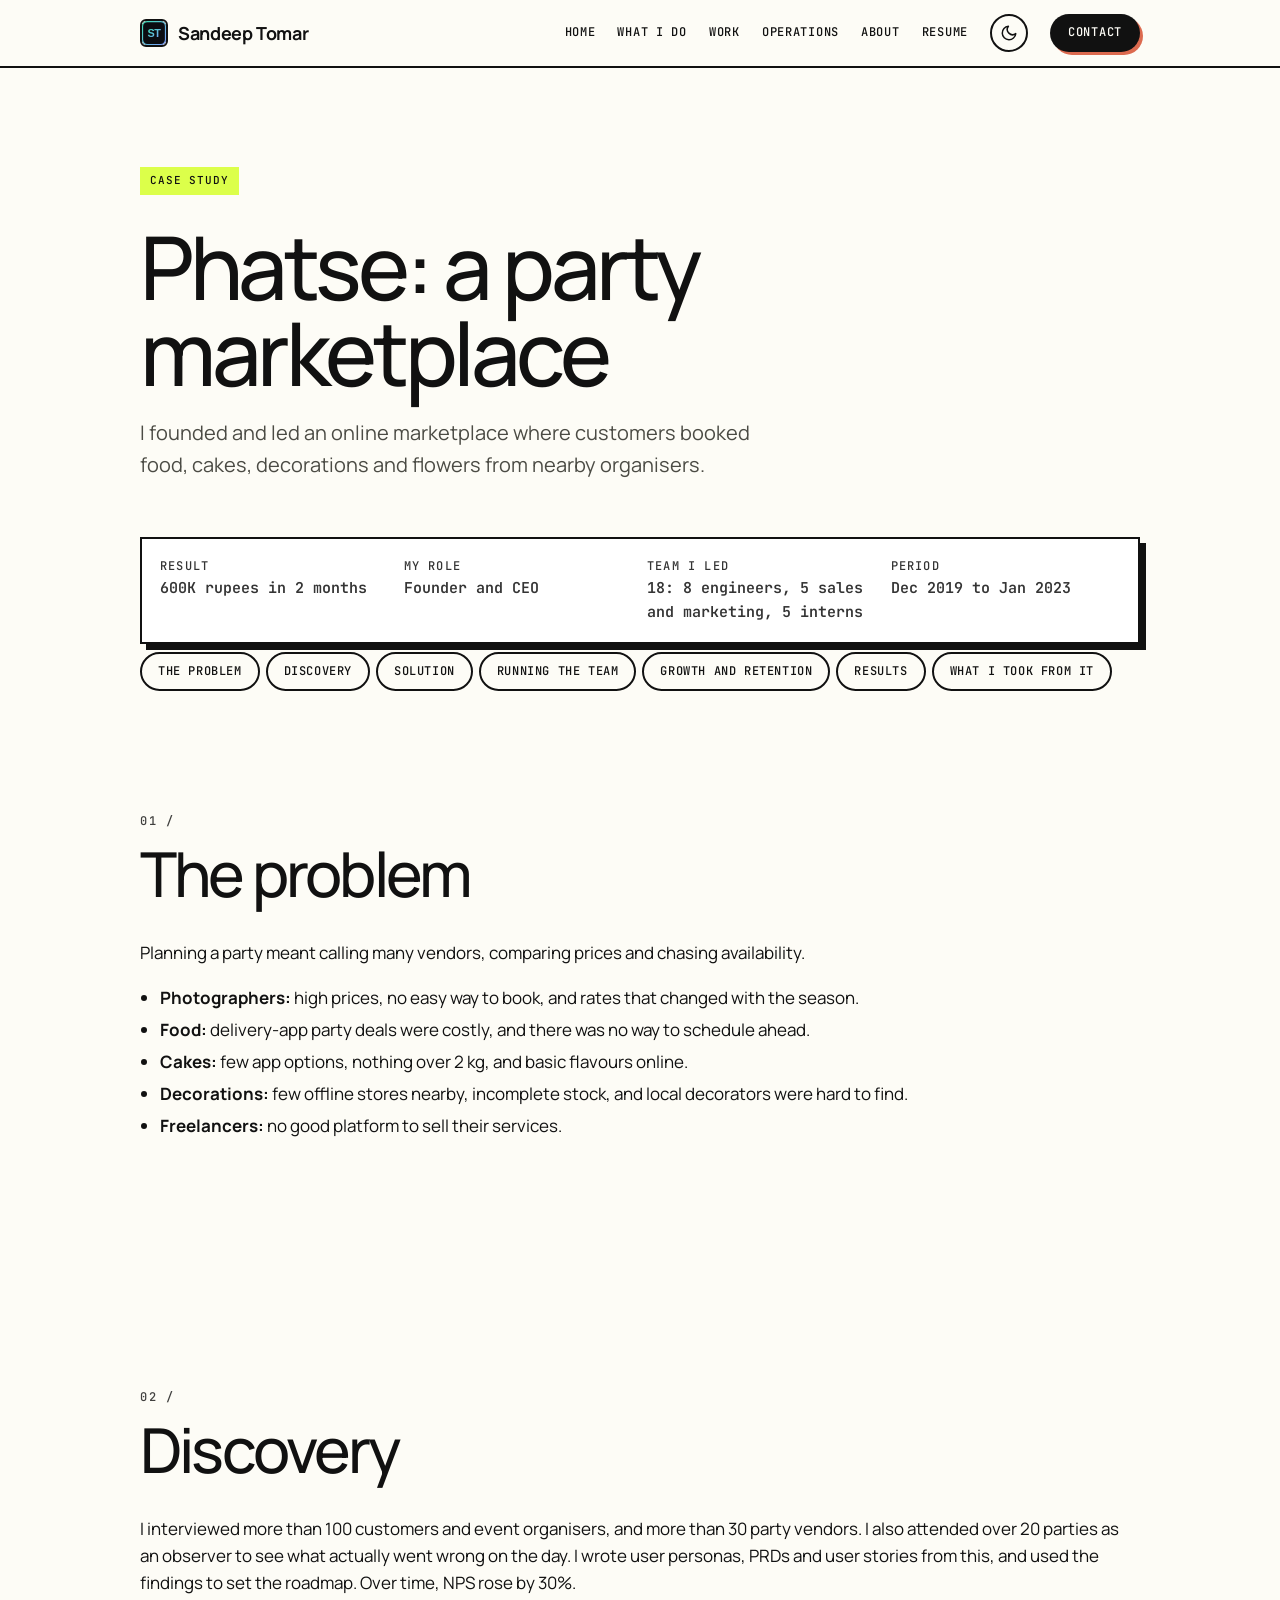
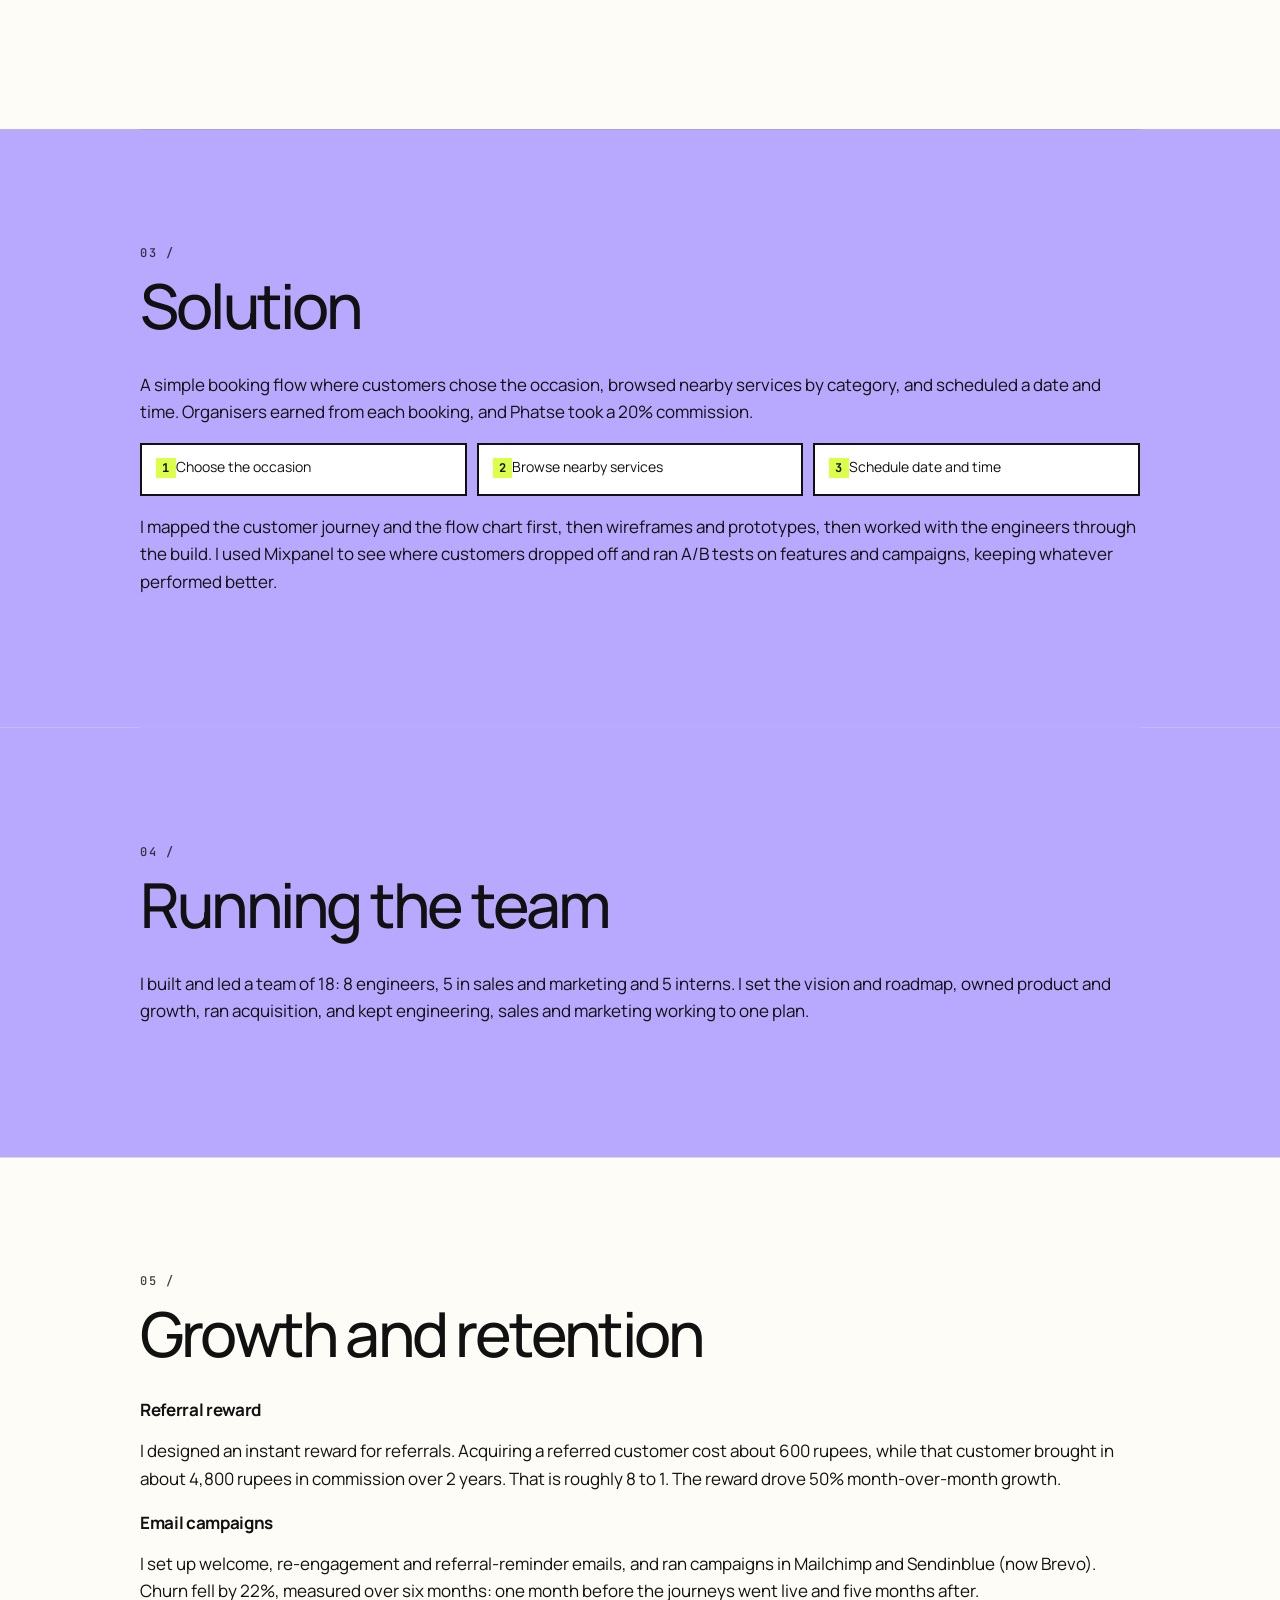
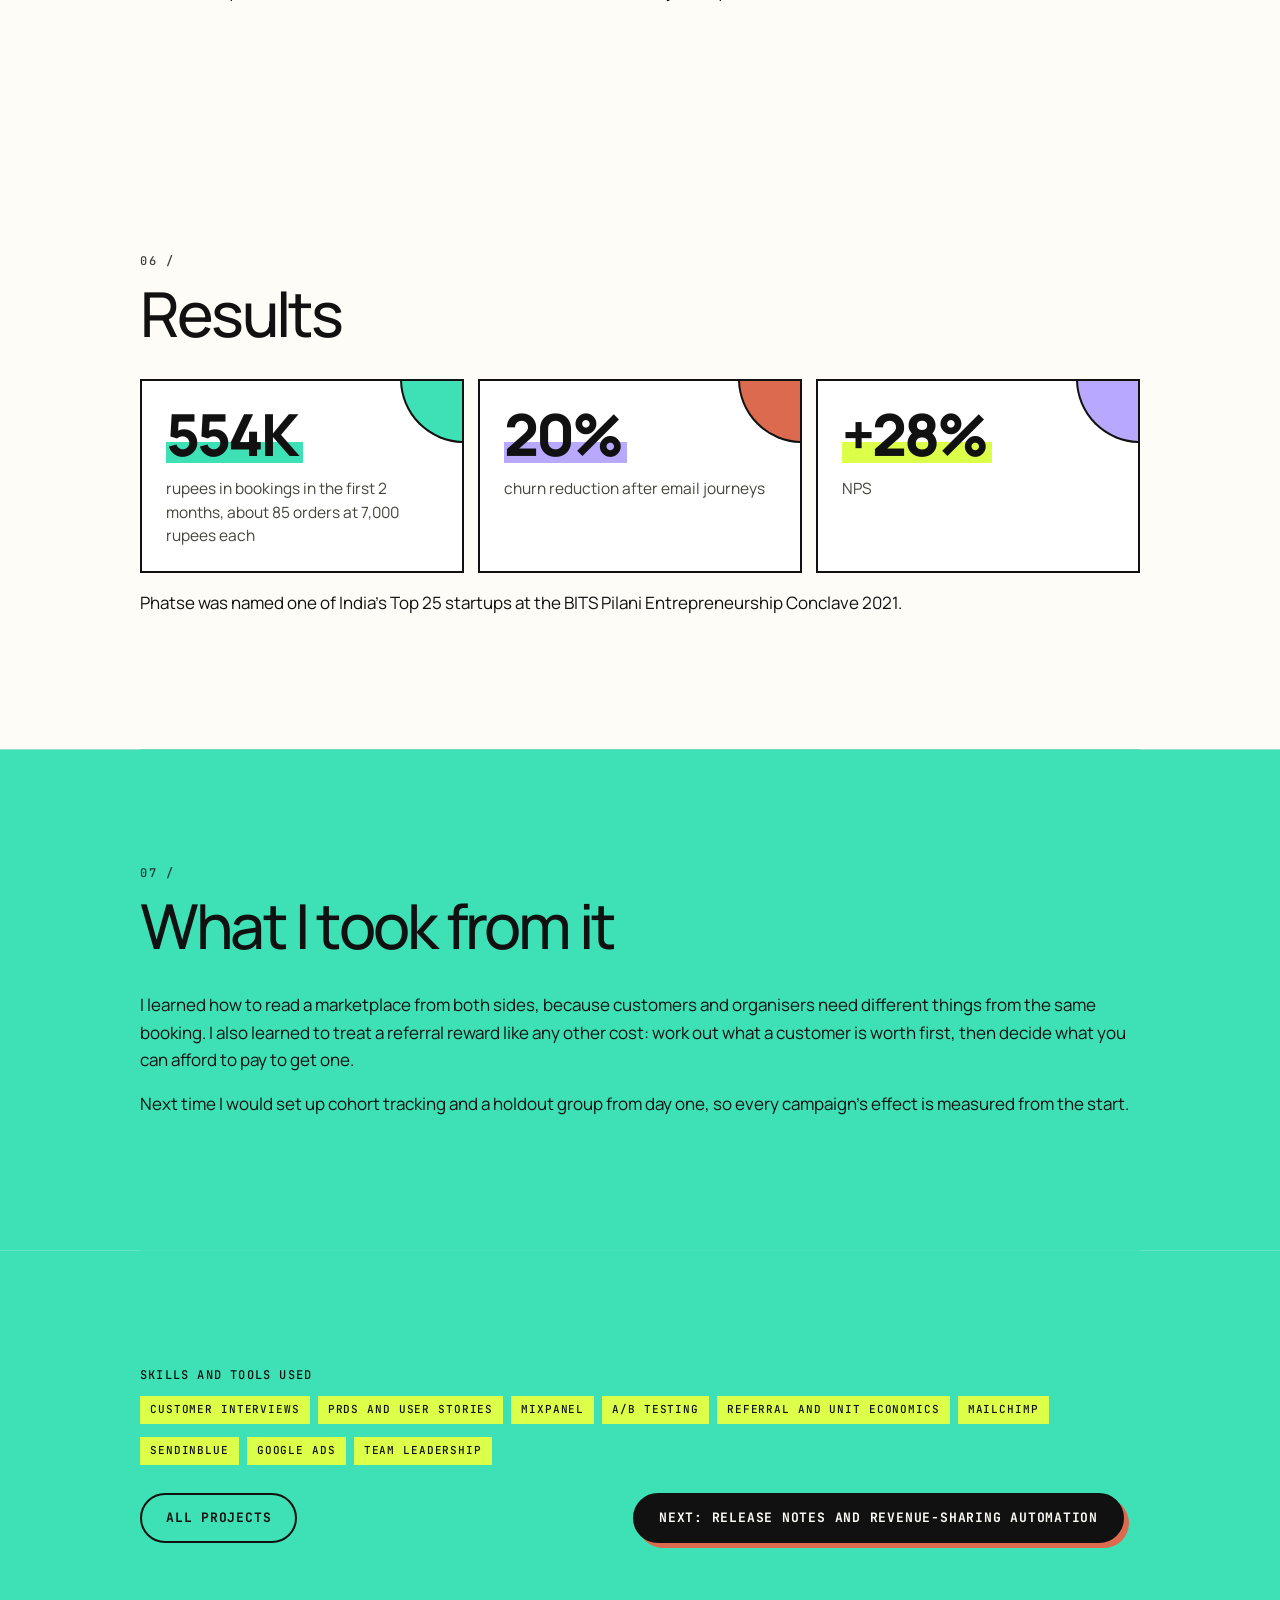
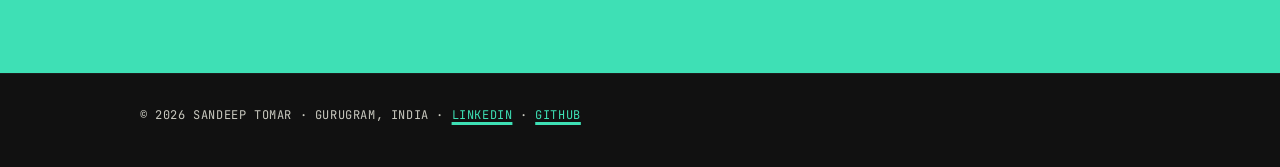
<file: case-phatse.html>
<!doctype html><html lang="en"><head><meta charset="utf-8"><link rel="icon" href="favicon.ico" sizes="any"><link rel="icon" href="favicon.svg" type="image/svg+xml"><link rel="icon" href="favicon-32.png" sizes="32x32" type="image/png"><link rel="apple-touch-icon" href="apple-touch-icon.png"><meta name="theme-color" content="#0b0d12"><meta name="viewport" content="width=device-width,initial-scale=1"><title>Phatse: a party marketplace | Sandeep Tomar</title><meta name="description" content="I founded and led an online marketplace where customers booked food, cakes, decorations and flowers from nearby organisers."><meta property="og:type" content="website"><meta property="og:site_name" content="Sandeep Tomar"><meta property="og:title" content="Phatse: a party marketplace | Sandeep Tomar"><meta property="og:description" content="I founded and led an online marketplace where customers booked food, cakes, decorations and flowers from nearby organisers."><meta property="og:image" content="https://sandeeptomar16.github.io/og-image.png"><meta property="og:image:width" content="1200"><meta property="og:image:height" content="627"><meta property="og:url" content="https://sandeeptomar16.github.io/case-phatse.html"><meta name="twitter:card" content="summary_large_image"><meta name="twitter:image" content="https://sandeeptomar16.github.io/og-image.png"><link rel="preconnect" href="https://fonts.googleapis.com"><link rel="preconnect" href="https://fonts.gstatic.com" crossorigin><link href="https://fonts.googleapis.com/css2?family=Inter:wght@400;500;600;700;800&display=swap" rel="stylesheet"><style>
:root{--bg:#0b0d12;--fg:#eef1f6;--muted:#9aa3b2;--line:#222835;--card:#121620;--accent:#3ee0b5;--accent2:#10261f;--accent3:#7c9cff;--ink:#06120e;color-scheme:dark}
*{box-sizing:border-box}html{scroll-behavior:smooth}
body{margin:0;background:var(--bg);background-image:radial-gradient(900px 500px at 85% -10%,rgba(62,224,181,.10),transparent 60%),radial-gradient(700px 400px at -10% 10%,rgba(124,156,255,.08),transparent 60%);background-repeat:no-repeat;color:var(--fg);font:17px/1.65 'Inter',Arial,sans-serif}
h1,h2,h3,.nav,.tag,.btn,.k{font-family:'Inter',Arial,sans-serif}
a{color:var(--accent)}
.wrap{max-width:900px;margin:0 auto;padding:0 20px}
header{border-bottom:1px solid var(--line);position:sticky;top:0;background:rgba(11,13,18,.72);-webkit-backdrop-filter:blur(12px);backdrop-filter:blur(12px);z-index:5}
.nav{display:flex;justify-content:space-between;align-items:center;padding:14px 20px;gap:12px;flex-wrap:wrap}
.nav b{font-size:17px;letter-spacing:-.2px}.logo{display:flex;align-items:center;gap:10px;color:var(--fg);text-decoration:none}.logo img{border-radius:7px;transition:transform .3s}.logo:hover img{transform:rotate(-8deg) scale(1.08)}.logo:hover b{color:var(--accent)}.logo b{transition:color .2s}
.nav div{display:flex;flex-wrap:wrap;gap:2px 18px}.nav div a{color:var(--muted);text-decoration:none;font-size:14px;font-weight:500}
.nav div a:hover,.nav div a.on{color:var(--accent)}
.hero{padding:64px 0 36px}
.hero h1{font-size:clamp(36px,6.4vw,58px);line-height:1.05;letter-spacing:-2px;font-weight:800;background:linear-gradient(100deg,#ffffff 30%,var(--accent) 75%,var(--accent3));-webkit-background-clip:text;background-clip:text;color:transparent;margin:0 0 16px;text-wrap:balance}
.hero p{font-size:19px;color:var(--muted);max-width:640px}
.tag{display:inline-block;font-size:12px;font-weight:600;color:var(--accent);background:var(--accent2);padding:4px 10px;border-radius:99px;margin:0 6px 8px 0}
.btn{display:inline-block;background:var(--accent);color:var(--ink);padding:12px 22px;border-radius:99px;text-decoration:none;font-weight:600;font-size:15px;margin:6px 10px 6px 0}
.btn.alt{background:transparent;color:var(--accent);border:1.5px solid var(--accent)}
h2{font-size:28px;font-weight:800;letter-spacing:-.8px;margin:0 0 14px;text-wrap:balance}
h3{font-size:18px;margin:0 0 4px}
section{padding:34px 0;border-top:1px solid var(--line)}
.grid{display:grid;grid-template-columns:repeat(auto-fit,minmax(220px,1fr));gap:14px}
.card{background:var(--card);border:1px solid var(--line);border-radius:12px;padding:20px;text-decoration:none;color:inherit;display:block}
a.card:hover{border-color:var(--accent);box-shadow:0 0 0 1px var(--accent),0 12px 30px -14px rgba(62,224,181,.35)}
.card p{margin:6px 0 0;color:var(--muted);font-size:15px;line-height:1.5}
.num{font-family:'Inter',sans-serif;font-size:34px;font-weight:700;letter-spacing:-1px;color:var(--accent);line-height:1}
.k{font-size:12px;text-transform:uppercase;letter-spacing:.8px;color:var(--muted);font-weight:600}
.job{margin:0 0 22px}.job .d{color:var(--muted);font-size:14px;font-family:'Inter',sans-serif}
ul{padding-left:20px}li{margin:5px 0}
.meta{display:grid;grid-template-columns:repeat(auto-fit,minmax(160px,1fr));gap:14px;margin:26px 0 8px;padding:18px;background:var(--card);border:1px solid var(--line);border-radius:12px}
.meta div span{display:block;font-family:'Inter',sans-serif;font-size:15px;font-weight:600}
.toc{display:flex;gap:6px;flex-wrap:wrap;margin:0 0 6px}
.toc a{font-family:'Inter',sans-serif;font-size:13px;font-weight:500;padding:6px 12px;border:1px solid var(--line);border-radius:99px;color:var(--muted);text-decoration:none}
.toc a:hover{color:var(--accent);border-color:var(--accent)}
.next{display:flex;justify-content:space-between;gap:12px;flex-wrap:wrap;margin-top:10px}
footer{border-top:1px solid var(--line);padding:26px 0 44px;color:var(--muted);font:14px 'Inter',sans-serif}
.flow{display:flex;gap:10px;flex-wrap:wrap;align-items:stretch;margin:14px 0}
.flow div{flex:1 1 150px;background:var(--card);border:1px solid var(--line);border-radius:10px;padding:12px 14px;font:14px/1.4 'Inter',sans-serif}
.flow div b{display:block;color:var(--accent);font-size:12px;text-transform:uppercase;letter-spacing:.6px;margin-bottom:4px}

.desk{position:relative;height:460px;border:1px solid var(--line);border-radius:16px;background-color:var(--card);background-image:radial-gradient(#2b3242 1px,transparent 1px);background-size:22px 22px;overflow:hidden;margin:6px 0 34px}
.desk .hint{position:absolute;right:14px;bottom:10px;font:12px 'Inter',sans-serif;color:var(--muted);pointer-events:none}
.note{position:absolute;width:158px;padding:14px 14px 16px;font:600 14px/1.35 'Inter',sans-serif;color:#2a2618;border-radius:3px;box-shadow:0 8px 14px -6px rgba(0,0,0,.35),0 1px 0 rgba(255,255,255,.4) inset;cursor:grab;user-select:none;touch-action:none;transition:box-shadow .15s,transform .15s}
.note:active{cursor:grabbing;box-shadow:0 18px 24px -8px rgba(0,0,0,.45)}
.note small{display:block;font-weight:500;font-size:12px;opacity:.75;margin-top:6px}
.note .big{display:block;font-size:30px;letter-spacing:-1px;line-height:1.05}
.y{background:#fde68a}.g{background:#bbf7d0}.p{background:#fbcfe8}.b{background:#bae6fd}.o{background:#fed7aa}
@media (max-width:560px){.desk{height:auto;display:grid;grid-template-columns:1fr 1fr;gap:12px;padding:14px 14px 40px}.note{position:static!important;width:auto;transform:none!important;touch-action:auto;cursor:pointer;font-size:13px}.note .big{font-size:24px}.desk .hint .dk{display:none}}
.callout{border-left:3px solid var(--accent);padding:8px 18px;background:var(--accent2);border-radius:0 10px 10px 0;margin:18px 0}.callout b{font-family:'Inter',sans-serif}.chips{margin:8px 0 0}h3.s{font-size:17px;margin:20px 0 6px}
.tbl{overflow-x:auto;margin:14px 0}.tbl table{border-collapse:collapse;width:100%;min-width:620px;font:14px/1.45 'Inter',sans-serif}.tbl th{text-align:left;font-size:12px;text-transform:uppercase;letter-spacing:.6px;color:var(--muted);border-bottom:2px solid var(--line);padding:8px 10px}.tbl td{border-bottom:1px solid var(--line);padding:10px;vertical-align:top}.tbl td:first-child{font-weight:600}.tbl td:last-child{color:var(--accent);font-weight:600}
.flip{perspective:1000px;background:none;border:0;padding:0;text-align:left;cursor:pointer;min-height:170px;font:inherit;color:inherit}
.flip .in{position:relative;width:100%;height:100%;min-height:170px;transition:transform .5s;transform-style:preserve-3d}
.flip.on .in{transform:rotateY(180deg)}
.flip .fc,.flip .bc{position:absolute;inset:0;backface-visibility:hidden;-webkit-backface-visibility:hidden;border-radius:12px;padding:20px;border:1px solid var(--line);display:flex;flex-direction:column;justify-content:space-between}
.flip .fc{background:var(--card)}.flip .fc h3{font-size:19px}.flip .fc small{font:600 12px 'Inter',sans-serif;color:var(--accent)}
.flip .bc{background:var(--accent);color:var(--ink);transform:rotateY(180deg);font:15px/1.5 'Inter',sans-serif}
.tl{display:flex;gap:8px;flex-wrap:wrap;margin:6px 0 16px}
.tl button{font:600 14px 'Inter',sans-serif;padding:9px 14px;border-radius:99px;border:1.5px solid var(--line);background:var(--card);color:var(--muted);cursor:pointer}
.tl button[aria-selected=true]{background:var(--accent);border-color:var(--accent);color:var(--ink)}
.tlp{background:var(--card);border:1px solid var(--line);border-radius:12px;padding:22px}
.note[data-href]::after{content:'Open →';display:block;font-size:11px;margin-top:8px;opacity:.7}
@media (prefers-reduced-motion:reduce){.flip .in{transition:none}}
/* motion */
#prog{position:fixed;left:0;top:0;height:3px;width:100%;transform-origin:0 50%;transform:scaleX(0);background:linear-gradient(90deg,var(--accent),var(--accent3));z-index:10;pointer-events:none}
header{transition:box-shadow .3s,background .3s}header.sc{box-shadow:0 10px 30px -18px rgba(0,0,0,.9);background:rgba(11,13,18,.88)}
.nav div a{position:relative;transition:color .2s}.nav div a::after{content:'';position:absolute;left:0;right:0;bottom:-4px;height:2px;border-radius:2px;background:var(--accent);transform:scaleX(0);transform-origin:left;transition:transform .25s}.nav div a:hover::after,.nav div a.on::after{transform:scaleX(1)}
.btn{position:relative;overflow:hidden;transition:transform .2s,box-shadow .25s,background .25s,color .25s}
.btn:hover{transform:translateY(-2px);box-shadow:0 10px 24px -10px rgba(62,224,181,.7)}.btn:active{transform:translateY(0) scale(.97)}
.btn:not(.alt)::after{content:'';position:absolute;top:0;left:-60%;width:40%;height:100%;background:linear-gradient(100deg,transparent,rgba(255,255,255,.55),transparent);transform:skewX(-20deg);animation:shine 4.5s ease-in-out infinite}
.btn.alt:hover{background:var(--accent2)}
@keyframes shine{0%,70%{left:-60%}100%{left:130%}}
.card{position:relative;transition:transform .25s,border-color .25s,box-shadow .25s}
.card::before{content:'';position:absolute;inset:0;border-radius:inherit;pointer-events:none;opacity:0;transition:opacity .3s;background:radial-gradient(320px circle at var(--mx,50%) var(--my,50%),rgba(62,224,181,.13),transparent 60%)}
.card:hover{transform:translateY(-4px);border-color:rgba(62,224,181,.55);box-shadow:0 16px 34px -18px rgba(62,224,181,.45)}.card:hover::before{opacity:1}
.hero h1{background-size:220% 100%;animation:hue 7s ease-in-out infinite alternate}
@keyframes hue{from{background-position:0% 0}to{background-position:100% 0}}
.hp{animation:floaty 6s ease-in-out infinite;transition:transform .3s}
@keyframes floaty{0%,100%{translate:0 0}50%{translate:0 -10px}}
.tag{transition:transform .2s}.tag:hover{transform:translateY(-1px)}
.note:hover{z-index:3;box-shadow:0 18px 26px -10px rgba(0,0,0,.6)}
.tlp{animation:fadeUp .45s ease both}.tl button{transition:background .2s,color .2s,border-color .2s,transform .15s}.tl button:hover{transform:translateY(-1px);border-color:var(--accent);color:var(--fg)}
.flip{transition:transform .2s}.flip:hover{transform:translateY(-3px)}.flip:hover .fc{border-color:rgba(62,224,181,.55)}
.toc a{transition:color .2s,border-color .2s,background .2s}.toc a:hover{background:var(--accent2)}
@keyframes fadeUp{from{opacity:0;translate:0 12px}to{opacity:1;translate:0 0}}
html.js .rv{opacity:0;translate:0 26px;transition:opacity .7s ease,translate .7s cubic-bezier(.2,.7,.2,1);transition-delay:var(--d,0s)}
html.js .rv.in{opacity:1;translate:0 0}
@media (prefers-reduced-motion:reduce){*,*::before,*::after{animation:none!important;transition:none!important}html.js .rv{opacity:1;translate:none}#prog{display:none}}

.heroflex{display:flex;gap:40px;align-items:center;flex-wrap:wrap-reverse}.ht{flex:1 1 440px;min-width:0}.hp{width:240px;height:240px;max-width:100%;border-radius:50%;object-fit:cover;border:5px solid var(--accent);box-shadow:0 0 0 8px rgba(62,224,181,.08),0 20px 40px -12px rgba(62,224,181,.35)}@media (max-width:560px){.hp{width:150px;height:150px}}
</style><link href="https://fonts.googleapis.com/css2?family=JetBrains+Mono:wght@400;500;700&family=Manrope:wght@400;500;600;700;800&display=swap" rel="stylesheet"><link rel="stylesheet" href="theme.css"><script src="theme.js"></script></head><body>
<div id="prog"></div><header><div class="wrap nav"><a class="logo" href="index.html" aria-label="Sandeep Tomar, home"><img src="favicon.svg" alt="" width="28" height="28"><b>Sandeep Tomar</b></a><div><a href="index.html">Home</a><a href="product.html">What I do</a><a href="projects.html">Work</a><a href="operations.html">Operations</a><a href="about.html">About</a><a href="assets/Sandeep_Tomar_Product_Manager_Resume.pdf">Resume</a><a href="index.html#contact">Contact</a></div></div></header>
<div class="wrap"><div class="hero" style="padding-bottom:10px"><span class="tag">Case study</span><h1>Phatse: a party marketplace</h1><p>I founded and led an online marketplace where customers booked food, cakes, decorations and flowers from nearby organisers.</p></div><div class="meta"><div class="k">Result<span style="text-transform:none;letter-spacing:0;color:var(--fg)">600K rupees in 2 months</span></div><div class="k">My role<span style="text-transform:none;letter-spacing:0;color:var(--fg)">Founder and CEO</span></div><div class="k">Team I led<span style="text-transform:none;letter-spacing:0;color:var(--fg)">18: 8 engineers, 5 sales and marketing, 5 interns</span></div><div class="k">Period<span style="text-transform:none;letter-spacing:0;color:var(--fg)">Dec 2019 to Jan 2023</span></div></div><nav class="toc"><a href="#problem">The problem</a><a href="#discovery">Discovery</a><a href="#solution">Solution</a><a href="#team">Running the team</a><a href="#growth">Growth and retention</a><a href="#results">Results</a><a href="#learned">What I took from it</a></nav><section id="problem"><h2>The problem</h2><p>Planning a party meant calling many vendors, comparing prices and chasing availability.</p><ul><li><b>Photographers:</b> high prices, no easy way to book, and rates that changed with the season.</li><li><b>Food:</b> delivery-app party deals were costly, and there was no way to schedule ahead.</li><li><b>Cakes:</b> few app options, nothing over 2 kg, and basic flavours online.</li><li><b>Decorations:</b> few offline stores nearby, incomplete stock, and local decorators were hard to find.</li><li><b>Freelancers:</b> no good platform to sell their services.</li></ul></section><section id="discovery"><h2>Discovery</h2><p>I interviewed more than 100 customers and event organisers, and more than 30 party vendors. I also attended over 20 parties as an observer to see what actually went wrong on the day. I wrote user personas, PRDs and user stories from this, and used the findings to set the roadmap. Over time, NPS rose by 30%.</p></section><section class="bg bg-p" id="solution"><h2>Solution</h2><p>A simple booking flow where customers chose the occasion, browsed nearby services by category, and scheduled a date and time. Organisers earned from each booking, and Phatse took a 20% commission.</p><div class="flow"><div><b>1</b>Choose the occasion</div><div><b>2</b>Browse nearby services</div><div><b>3</b>Schedule date and time</div></div><p>I mapped the customer journey and the flow chart first, then wireframes and prototypes, then worked with the engineers through the build. I used Mixpanel to see where customers dropped off and ran A/B tests on features and campaigns, keeping whatever performed better.</p></section><section class="bg bg-p" id="team"><h2>Running the team</h2><p>I built and led a team of 18: 8 engineers, 5 in sales and marketing and 5 interns. I set the vision and roadmap, owned product and growth, ran acquisition, and kept engineering, sales and marketing working to one plan.</p></section><section id="growth"><h2>Growth and retention</h2><h3 class="s">Referral reward</h3><p>I designed an instant reward for referrals. Acquiring a referred customer cost about 600 rupees, while that customer brought in about 4,800 rupees in commission over 2 years. That is roughly 8 to 1. The reward drove 50% month-over-month growth.</p><h3 class="s">Email campaigns</h3><p>I set up welcome, re-engagement and referral-reminder emails, and ran campaigns in Mailchimp and Sendinblue (now Brevo). Churn fell by 22%, measured over six months: one month before the journeys went live and five months after.</p></section><section id="results"><h2>Results</h2><div class="grid"><div class="card"><div class="num">600K</div><p>rupees in bookings in the first 2 months, about 85 orders at 7,000 rupees each</p></div><div class="card"><div class="num">22%</div><p>churn reduction after email journeys</p></div><div class="card"><div class="num">+30%</div><p>NPS</p></div></div><p style="margin-top:16px">Phatse was named one of India&rsquo;s Top 25 startups at the BITS Pilani Entrepreneurship Conclave 2021.</p></section><section class="bg bg-g" id="learned"><h2>What I took from it</h2><p>I learned how to read a marketplace from both sides, because customers and organisers need different things from the same booking. I also learned to treat a referral reward like any other cost: work out what a customer is worth first, then decide what you can afford to pay to get one.</p><p>Next time I would set up cohort tracking and a holdout group from day one, so every campaign&rsquo;s effect is measured from the start.</p></section><section class="bg bg-g"><div class=k style=margin-bottom:8px>Skills and tools used</div><div class=chips><span class=tag>Customer interviews</span><span class=tag>PRDs and user stories</span><span class=tag>Mixpanel</span><span class=tag>A/B testing</span><span class=tag>Referral and unit economics</span><span class=tag>Mailchimp</span><span class=tag>Sendinblue</span><span class=tag>Google Ads</span><span class=tag>Team leadership</span></div><div class="next"><a class="btn alt" href="projects.html">All projects</a><a class="btn" href="case-automation.html">Next: Release notes and revenue-sharing automation</a></div></section></div>
<script>
(function(){var rm=window.matchMedia&&matchMedia('(prefers-reduced-motion: reduce)').matches;
var nums=[].slice.call(document.querySelectorAll('.num'));
function run(el){var m=el.textContent.match(/^(\D*)(\d+)(.*)$/);if(!m||rm)return;var end=+m[2],t0=null,d=900;
 function f(t){if(!t0)t0=t;var p=Math.min(1,(t-t0)/d);el.textContent=m[1]+Math.round(end*(1-Math.pow(1-p,3)))+m[3];if(p<1)requestAnimationFrame(f);}requestAnimationFrame(f);}
if('IntersectionObserver' in window){var io=new IntersectionObserver(function(es){es.forEach(function(e){if(e.isIntersecting){run(e.target);io.unobserve(e.target);}})},{threshold:.6});nums.forEach(function(n){io.observe(n)});}
[].forEach.call(document.querySelectorAll('.flip'),function(b){b.addEventListener('click',function(){b.classList.toggle('on');b.setAttribute('aria-pressed',b.classList.contains('on'))})});
[].forEach.call(document.querySelectorAll('.tl'),function(t){var bs=[].slice.call(t.querySelectorAll('button'));bs.forEach(function(b){b.addEventListener('click',function(){bs.forEach(function(x){var on=x===b;x.setAttribute('aria-selected',on);document.getElementById(x.getAttribute('aria-controls')).hidden=!on;})})})});
})();
document.documentElement.classList.add('js');
(function(){var rm=window.matchMedia&&matchMedia('(prefers-reduced-motion: reduce)').matches;
var hd=document.querySelector('header'),pg=document.getElementById('prog');
function sc(){var h=document.documentElement,m=h.scrollHeight-h.clientHeight;if(pg)pg.style.transform='scaleX('+(m>0?h.scrollTop/m:0)+')';if(hd)hd.classList.toggle('sc',h.scrollTop>10);}
addEventListener('scroll',sc,{passive:true});sc();
[].forEach.call(document.querySelectorAll('.card'),function(c){c.addEventListener('pointermove',function(e){var r=c.getBoundingClientRect();c.style.setProperty('--mx',(e.clientX-r.left)+'px');c.style.setProperty('--my',(e.clientY-r.top)+'px');});});
if(rm||!('IntersectionObserver' in window))return;
var els=[].slice.call(document.querySelectorAll('section > h2, section > .k, section > p, .grid, .meta, .toc, .desk, .tl, .flow, .callout, .tbl, .next, .job, section > ul'));
els.forEach(function(el){if(el.closest('.grid')&&!el.classList.contains('grid'))return;el.classList.add('rv');});
[].forEach.call(document.querySelectorAll('.grid'),function(g){[].forEach.call(g.children,function(c,i){c.classList.add('rv');c.style.setProperty('--d',(i*0.08)+'s');});g.classList.remove('rv');});
var io=new IntersectionObserver(function(es){es.forEach(function(e){if(e.isIntersecting){e.target.classList.add('in');io.unobserve(e.target);}})},{threshold:.12,rootMargin:'0px 0px -40px 0px'});
[].forEach.call(document.querySelectorAll('.rv'),function(el){io.observe(el)});
})();
</script>
<footer><div class="wrap">&copy; 2026 Sandeep Tomar &middot; Gurugram, India &middot; <a href="https://www.linkedin.com/in/sandeep-tomar-81690125">LinkedIn</a> &middot; <a href="https://github.com/SandeepTomar16">GitHub</a></div></footer></body></html>
</file>
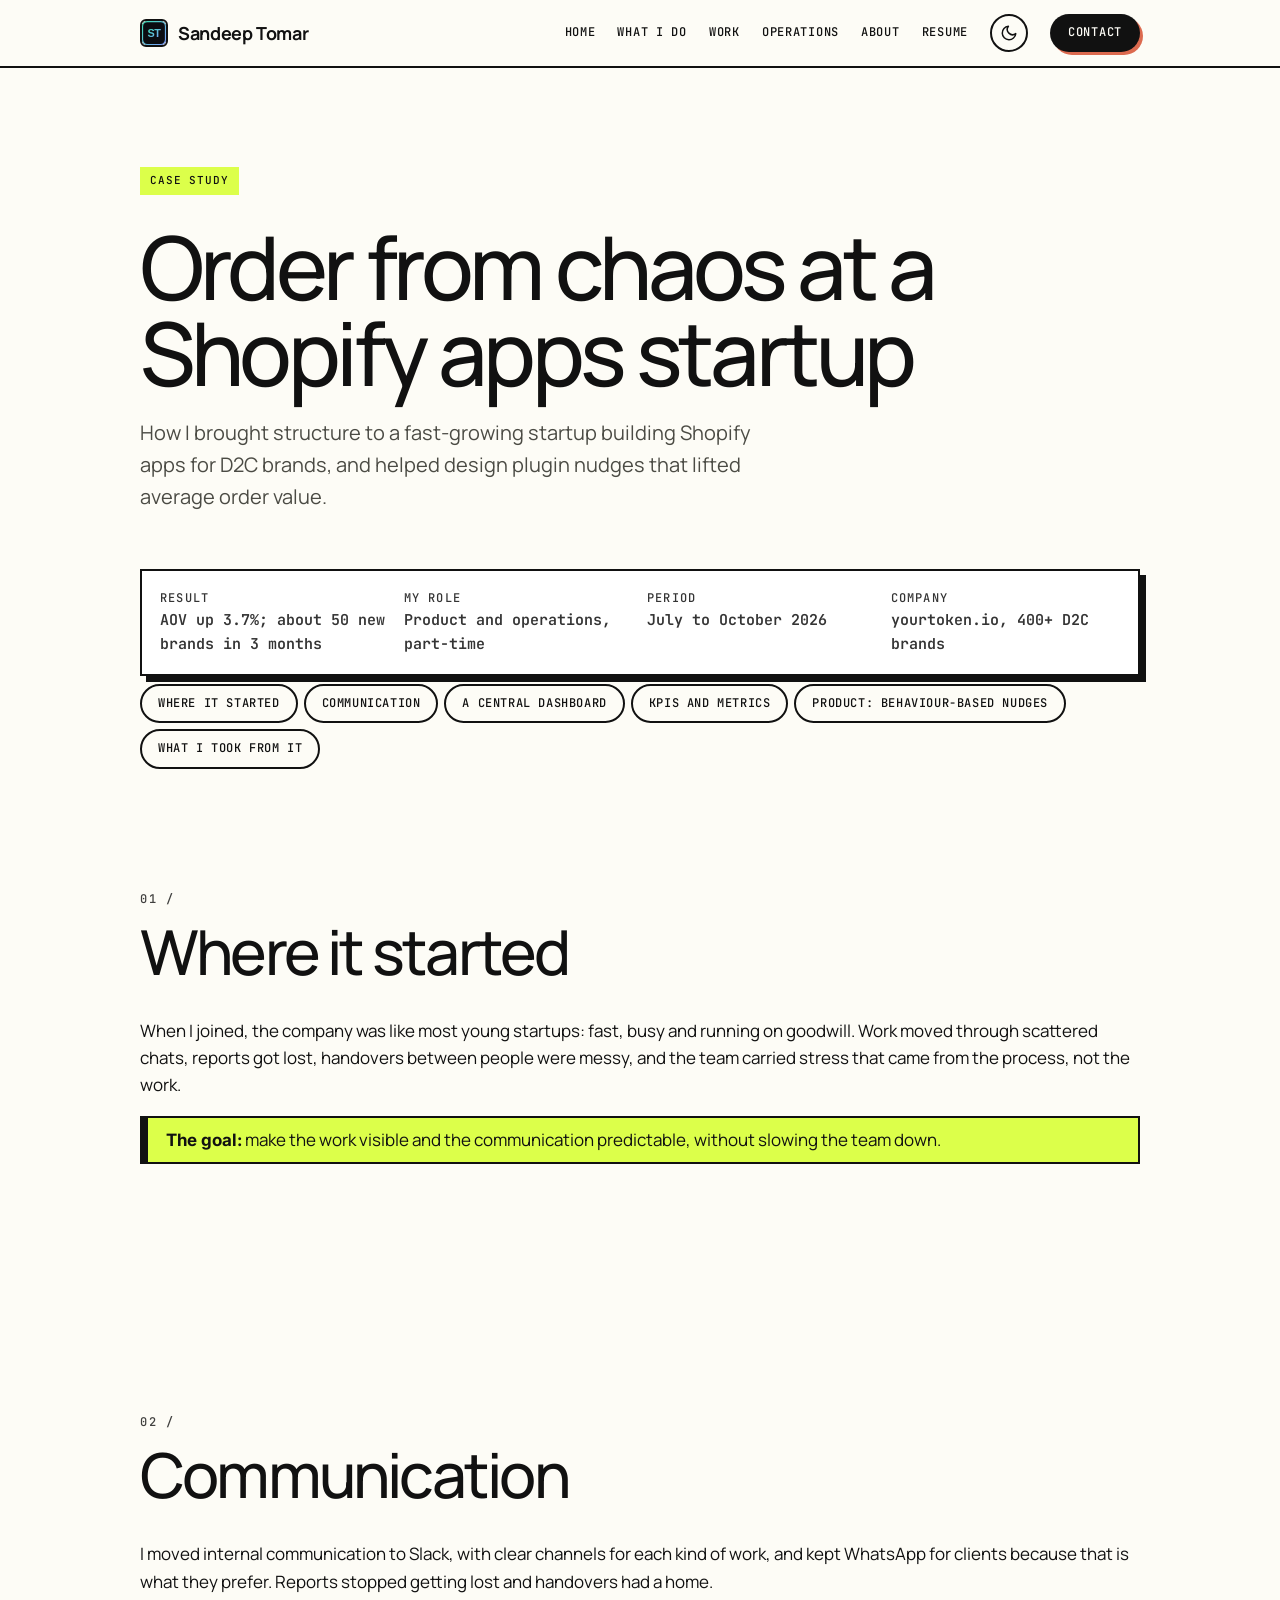
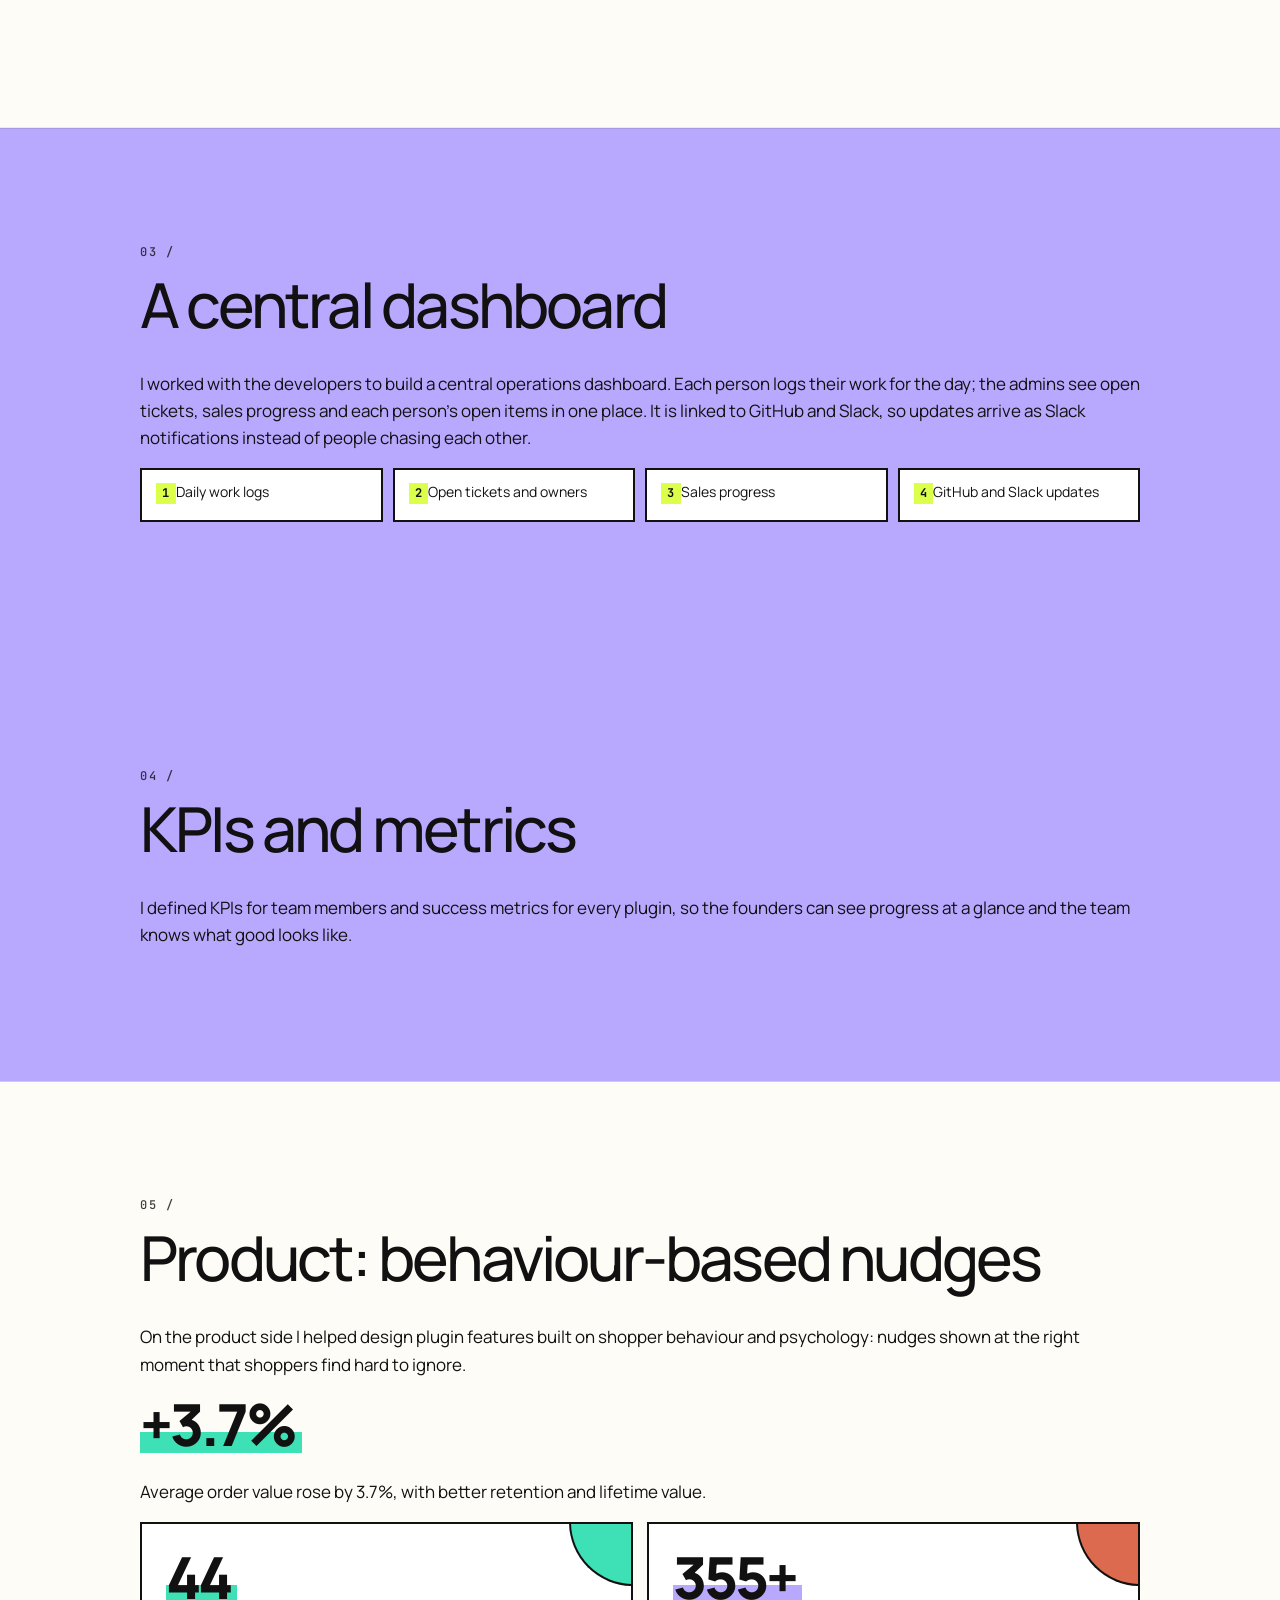
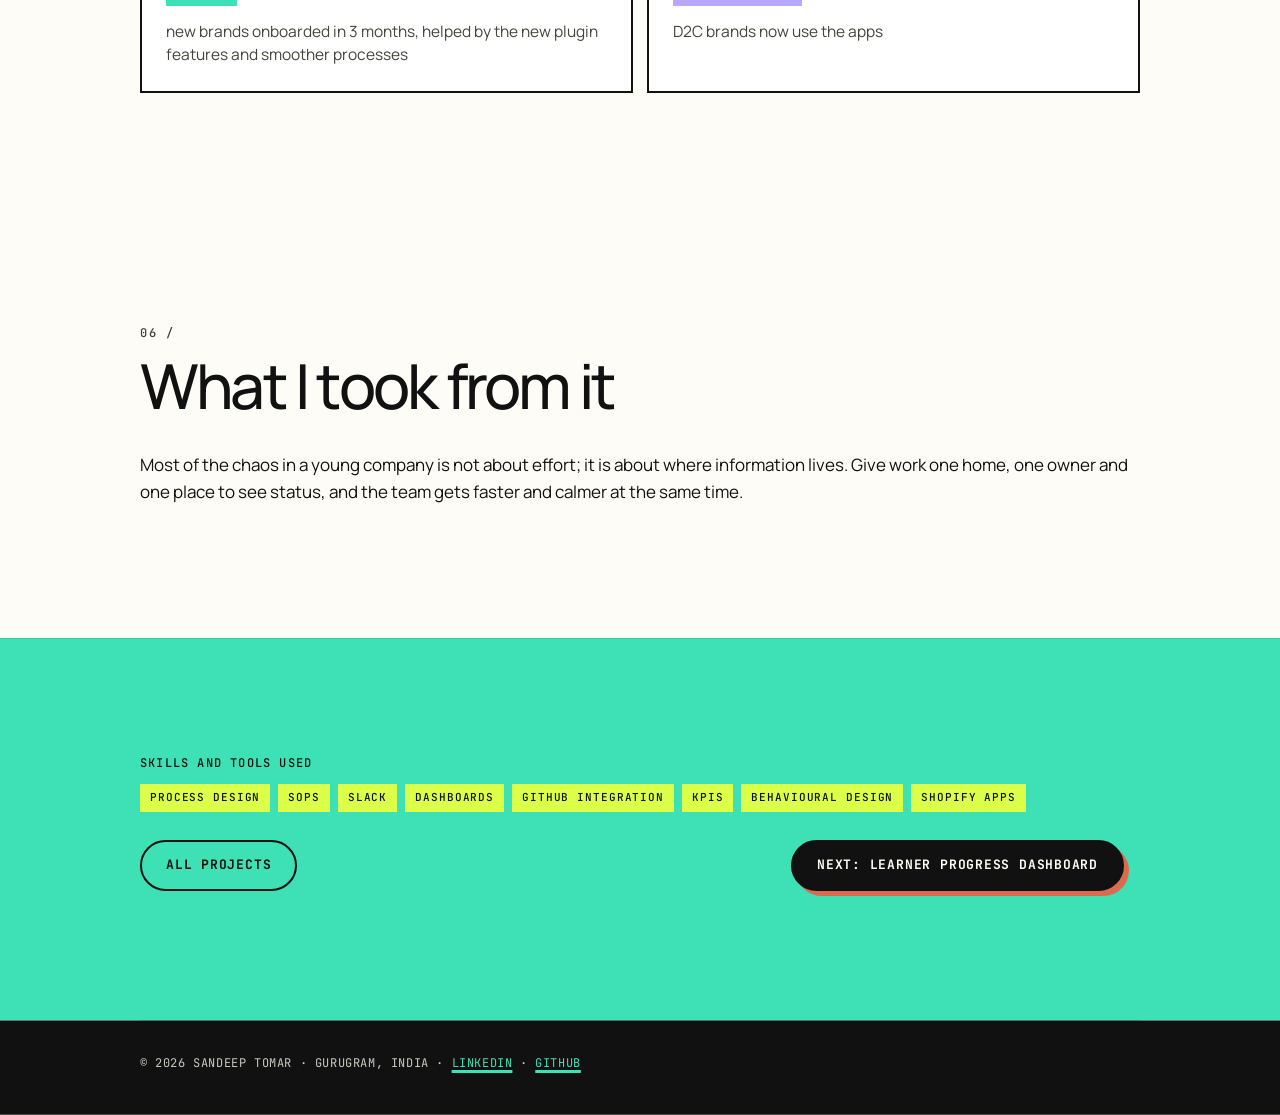
<file: case-yourtoken.html>
<!doctype html><html lang="en"><head><meta charset="utf-8"><link rel="icon" href="favicon.ico" sizes="any"><link rel="icon" href="favicon.svg" type="image/svg+xml"><link rel="icon" href="favicon-32.png" sizes="32x32" type="image/png"><link rel="apple-touch-icon" href="apple-touch-icon.png"><meta name="theme-color" content="#0b0d12"><meta name="viewport" content="width=device-width,initial-scale=1"><title>Order from chaos at a Shopify apps startup | Sandeep Tomar</title><meta name="description" content="How I brought structure to a fast-growing startup building Shopify apps for D2C brands, and helped design plugin nudges that lifted average order value."><meta property="og:type" content="website"><meta property="og:site_name" content="Sandeep Tomar"><meta property="og:title" content="Order from chaos at a Shopify apps startup | Sandeep Tomar"><meta property="og:description" content="How I brought structure to a fast-growing startup building Shopify apps for D2C brands, and helped design plugin nudges that lifted average order value."><meta property="og:image" content="https://sandeeptomar16.github.io/og-image.png"><meta property="og:image:width" content="1200"><meta property="og:image:height" content="627"><meta property="og:url" content="https://sandeeptomar16.github.io/case-yourtoken.html"><meta name="twitter:card" content="summary_large_image"><meta name="twitter:image" content="https://sandeeptomar16.github.io/og-image.png"><link rel="preconnect" href="https://fonts.googleapis.com"><link rel="preconnect" href="https://fonts.gstatic.com" crossorigin><link href="https://fonts.googleapis.com/css2?family=Inter:wght@400;500;600;700;800&display=swap" rel="stylesheet"><style>
:root{--bg:#0b0d12;--fg:#eef1f6;--muted:#9aa3b2;--line:#222835;--card:#121620;--accent:#3ee0b5;--accent2:#10261f;--accent3:#7c9cff;--ink:#06120e;color-scheme:dark}
*{box-sizing:border-box}html{scroll-behavior:smooth}
body{margin:0;background:var(--bg);background-image:radial-gradient(900px 500px at 85% -10%,rgba(62,224,181,.10),transparent 60%),radial-gradient(700px 400px at -10% 10%,rgba(124,156,255,.08),transparent 60%);background-repeat:no-repeat;color:var(--fg);font:17px/1.65 'Inter',Arial,sans-serif}
h1,h2,h3,.nav,.tag,.btn,.k{font-family:'Inter',Arial,sans-serif}
a{color:var(--accent)}
.wrap{max-width:900px;margin:0 auto;padding:0 20px}
header{border-bottom:1px solid var(--line);position:sticky;top:0;background:rgba(11,13,18,.72);-webkit-backdrop-filter:blur(12px);backdrop-filter:blur(12px);z-index:5}
.nav{display:flex;justify-content:space-between;align-items:center;padding:14px 20px;gap:12px;flex-wrap:wrap}
.nav b{font-size:17px;letter-spacing:-.2px}.logo{display:flex;align-items:center;gap:10px;color:var(--fg);text-decoration:none}.logo img{border-radius:7px;transition:transform .3s}.logo:hover img{transform:rotate(-8deg) scale(1.08)}.logo:hover b{color:var(--accent)}.logo b{transition:color .2s}
.nav div{display:flex;flex-wrap:wrap;gap:2px 18px}.nav div a{color:var(--muted);text-decoration:none;font-size:14px;font-weight:500}
.nav div a:hover,.nav div a.on{color:var(--accent)}
.hero{padding:64px 0 36px}
.hero h1{font-size:clamp(36px,6.4vw,58px);line-height:1.05;letter-spacing:-2px;font-weight:800;background:linear-gradient(100deg,#ffffff 30%,var(--accent) 75%,var(--accent3));-webkit-background-clip:text;background-clip:text;color:transparent;margin:0 0 16px;text-wrap:balance}
.hero p{font-size:19px;color:var(--muted);max-width:640px}
.tag{display:inline-block;font-size:12px;font-weight:600;color:var(--accent);background:var(--accent2);padding:4px 10px;border-radius:99px;margin:0 6px 8px 0}
.btn{display:inline-block;background:var(--accent);color:var(--ink);padding:12px 22px;border-radius:99px;text-decoration:none;font-weight:600;font-size:15px;margin:6px 10px 6px 0}
.btn.alt{background:transparent;color:var(--accent);border:1.5px solid var(--accent)}
h2{font-size:28px;font-weight:800;letter-spacing:-.8px;margin:0 0 14px;text-wrap:balance}
h3{font-size:18px;margin:0 0 4px}
section{padding:34px 0;border-top:1px solid var(--line)}
.grid{display:grid;grid-template-columns:repeat(auto-fit,minmax(220px,1fr));gap:14px}
.card{background:var(--card);border:1px solid var(--line);border-radius:12px;padding:20px;text-decoration:none;color:inherit;display:block}
a.card:hover{border-color:var(--accent);box-shadow:0 0 0 1px var(--accent),0 12px 30px -14px rgba(62,224,181,.35)}
.card p{margin:6px 0 0;color:var(--muted);font-size:15px;line-height:1.5}
.num{font-family:'Inter',sans-serif;font-size:34px;font-weight:700;letter-spacing:-1px;color:var(--accent);line-height:1}
.k{font-size:12px;text-transform:uppercase;letter-spacing:.8px;color:var(--muted);font-weight:600}
.job{margin:0 0 22px}.job .d{color:var(--muted);font-size:14px;font-family:'Inter',sans-serif}
ul{padding-left:20px}li{margin:5px 0}
.meta{display:grid;grid-template-columns:repeat(auto-fit,minmax(160px,1fr));gap:14px;margin:26px 0 8px;padding:18px;background:var(--card);border:1px solid var(--line);border-radius:12px}
.meta div span{display:block;font-family:'Inter',sans-serif;font-size:15px;font-weight:600}
.toc{display:flex;gap:6px;flex-wrap:wrap;margin:0 0 6px}
.toc a{font-family:'Inter',sans-serif;font-size:13px;font-weight:500;padding:6px 12px;border:1px solid var(--line);border-radius:99px;color:var(--muted);text-decoration:none}
.toc a:hover{color:var(--accent);border-color:var(--accent)}
.next{display:flex;justify-content:space-between;gap:12px;flex-wrap:wrap;margin-top:10px}
footer{border-top:1px solid var(--line);padding:26px 0 44px;color:var(--muted);font:14px 'Inter',sans-serif}
.flow{display:flex;gap:10px;flex-wrap:wrap;align-items:stretch;margin:14px 0}
.flow div{flex:1 1 150px;background:var(--card);border:1px solid var(--line);border-radius:10px;padding:12px 14px;font:14px/1.4 'Inter',sans-serif}
.flow div b{display:block;color:var(--accent);font-size:12px;text-transform:uppercase;letter-spacing:.6px;margin-bottom:4px}

.desk{position:relative;height:460px;border:1px solid var(--line);border-radius:16px;background-color:var(--card);background-image:radial-gradient(#2b3242 1px,transparent 1px);background-size:22px 22px;overflow:hidden;margin:6px 0 34px}
.desk .hint{position:absolute;right:14px;bottom:10px;font:12px 'Inter',sans-serif;color:var(--muted);pointer-events:none}
.note{position:absolute;width:158px;padding:14px 14px 16px;font:600 14px/1.35 'Inter',sans-serif;color:#2a2618;border-radius:3px;box-shadow:0 8px 14px -6px rgba(0,0,0,.35),0 1px 0 rgba(255,255,255,.4) inset;cursor:grab;user-select:none;touch-action:none;transition:box-shadow .15s,transform .15s}
.note:active{cursor:grabbing;box-shadow:0 18px 24px -8px rgba(0,0,0,.45)}
.note small{display:block;font-weight:500;font-size:12px;opacity:.75;margin-top:6px}
.note .big{display:block;font-size:30px;letter-spacing:-1px;line-height:1.05}
.y{background:#fde68a}.g{background:#bbf7d0}.p{background:#fbcfe8}.b{background:#bae6fd}.o{background:#fed7aa}
@media (max-width:560px){.desk{height:auto;display:grid;grid-template-columns:1fr 1fr;gap:12px;padding:14px 14px 40px}.note{position:static!important;width:auto;transform:none!important;touch-action:auto;cursor:pointer;font-size:13px}.note .big{font-size:24px}.desk .hint .dk{display:none}}
.callout{border-left:3px solid var(--accent);padding:8px 18px;background:var(--accent2);border-radius:0 10px 10px 0;margin:18px 0}.callout b{font-family:'Inter',sans-serif}.chips{margin:8px 0 0}h3.s{font-size:17px;margin:20px 0 6px}
.tbl{overflow-x:auto;margin:14px 0}.tbl table{border-collapse:collapse;width:100%;min-width:620px;font:14px/1.45 'Inter',sans-serif}.tbl th{text-align:left;font-size:12px;text-transform:uppercase;letter-spacing:.6px;color:var(--muted);border-bottom:2px solid var(--line);padding:8px 10px}.tbl td{border-bottom:1px solid var(--line);padding:10px;vertical-align:top}.tbl td:first-child{font-weight:600}.tbl td:last-child{color:var(--accent);font-weight:600}
.flip{perspective:1000px;background:none;border:0;padding:0;text-align:left;cursor:pointer;min-height:170px;font:inherit;color:inherit}
.flip .in{position:relative;width:100%;height:100%;min-height:170px;transition:transform .5s;transform-style:preserve-3d}
.flip.on .in{transform:rotateY(180deg)}
.flip .fc,.flip .bc{position:absolute;inset:0;backface-visibility:hidden;-webkit-backface-visibility:hidden;border-radius:12px;padding:20px;border:1px solid var(--line);display:flex;flex-direction:column;justify-content:space-between}
.flip .fc{background:var(--card)}.flip .fc h3{font-size:19px}.flip .fc small{font:600 12px 'Inter',sans-serif;color:var(--accent)}
.flip .bc{background:var(--accent);color:var(--ink);transform:rotateY(180deg);font:15px/1.5 'Inter',sans-serif}
.tl{display:flex;gap:8px;flex-wrap:wrap;margin:6px 0 16px}
.tl button{font:600 14px 'Inter',sans-serif;padding:9px 14px;border-radius:99px;border:1.5px solid var(--line);background:var(--card);color:var(--muted);cursor:pointer}
.tl button[aria-selected=true]{background:var(--accent);border-color:var(--accent);color:var(--ink)}
.tlp{background:var(--card);border:1px solid var(--line);border-radius:12px;padding:22px}
.note[data-href]::after{content:'Open →';display:block;font-size:11px;margin-top:8px;opacity:.7}
@media (prefers-reduced-motion:reduce){.flip .in{transition:none}}
/* motion */
#prog{position:fixed;left:0;top:0;height:3px;width:100%;transform-origin:0 50%;transform:scaleX(0);background:linear-gradient(90deg,var(--accent),var(--accent3));z-index:10;pointer-events:none}
header{transition:box-shadow .3s,background .3s}header.sc{box-shadow:0 10px 30px -18px rgba(0,0,0,.9);background:rgba(11,13,18,.88)}
.nav div a{position:relative;transition:color .2s}.nav div a::after{content:'';position:absolute;left:0;right:0;bottom:-4px;height:2px;border-radius:2px;background:var(--accent);transform:scaleX(0);transform-origin:left;transition:transform .25s}.nav div a:hover::after,.nav div a.on::after{transform:scaleX(1)}
.btn{position:relative;overflow:hidden;transition:transform .2s,box-shadow .25s,background .25s,color .25s}
.btn:hover{transform:translateY(-2px);box-shadow:0 10px 24px -10px rgba(62,224,181,.7)}.btn:active{transform:translateY(0) scale(.97)}
.btn:not(.alt)::after{content:'';position:absolute;top:0;left:-60%;width:40%;height:100%;background:linear-gradient(100deg,transparent,rgba(255,255,255,.55),transparent);transform:skewX(-20deg);animation:shine 4.5s ease-in-out infinite}
.btn.alt:hover{background:var(--accent2)}
@keyframes shine{0%,70%{left:-60%}100%{left:130%}}
.card{position:relative;transition:transform .25s,border-color .25s,box-shadow .25s}
.card::before{content:'';position:absolute;inset:0;border-radius:inherit;pointer-events:none;opacity:0;transition:opacity .3s;background:radial-gradient(320px circle at var(--mx,50%) var(--my,50%),rgba(62,224,181,.13),transparent 60%)}
.card:hover{transform:translateY(-4px);border-color:rgba(62,224,181,.55);box-shadow:0 16px 34px -18px rgba(62,224,181,.45)}.card:hover::before{opacity:1}
.hero h1{background-size:220% 100%;animation:hue 7s ease-in-out infinite alternate}
@keyframes hue{from{background-position:0% 0}to{background-position:100% 0}}
.hp{animation:floaty 6s ease-in-out infinite;transition:transform .3s}
@keyframes floaty{0%,100%{translate:0 0}50%{translate:0 -10px}}
.tag{transition:transform .2s}.tag:hover{transform:translateY(-1px)}
.note:hover{z-index:3;box-shadow:0 18px 26px -10px rgba(0,0,0,.6)}
.tlp{animation:fadeUp .45s ease both}.tl button{transition:background .2s,color .2s,border-color .2s,transform .15s}.tl button:hover{transform:translateY(-1px);border-color:var(--accent);color:var(--fg)}
.flip{transition:transform .2s}.flip:hover{transform:translateY(-3px)}.flip:hover .fc{border-color:rgba(62,224,181,.55)}
.toc a{transition:color .2s,border-color .2s,background .2s}.toc a:hover{background:var(--accent2)}
@keyframes fadeUp{from{opacity:0;translate:0 12px}to{opacity:1;translate:0 0}}
html.js .rv{opacity:0;translate:0 26px;transition:opacity .7s ease,translate .7s cubic-bezier(.2,.7,.2,1);transition-delay:var(--d,0s)}
html.js .rv.in{opacity:1;translate:0 0}
@media (prefers-reduced-motion:reduce){*,*::before,*::after{animation:none!important;transition:none!important}html.js .rv{opacity:1;translate:none}#prog{display:none}}

.heroflex{display:flex;gap:40px;align-items:center;flex-wrap:wrap-reverse}.ht{flex:1 1 440px;min-width:0}.hp{width:240px;height:240px;max-width:100%;border-radius:50%;object-fit:cover;border:5px solid var(--accent);box-shadow:0 0 0 8px rgba(62,224,181,.08),0 20px 40px -12px rgba(62,224,181,.35)}@media (max-width:560px){.hp{width:150px;height:150px}}
</style><link href="https://fonts.googleapis.com/css2?family=JetBrains+Mono:wght@400;500;700&family=Manrope:wght@400;500;600;700;800&display=swap" rel="stylesheet"><link rel="stylesheet" href="theme.css"><script src="theme.js"></script></head><body>
<div id="prog"></div><header><div class="wrap nav"><a class="logo" href="index.html" aria-label="Sandeep Tomar, home"><img src="favicon.svg" alt="" width="28" height="28"><b>Sandeep Tomar</b></a><div><a href="index.html">Home</a><a href="product.html">What I do</a><a href="projects.html">Work</a><a href="operations.html">Operations</a><a href="about.html">About</a><a href="assets/Sandeep_Tomar_Product_Manager_Resume.pdf">Resume</a><a href="index.html#contact">Contact</a></div></div></header>
<div class="wrap"><div class="hero" style="padding-bottom:10px"><span class="tag">Case study</span><h1>Order from chaos at a Shopify apps startup</h1><p>How I brought structure to a fast-growing startup building Shopify apps for D2C brands, and helped design plugin nudges that lifted average order value.</p></div><div class="meta"><div class="k">Result<span style="text-transform:none;letter-spacing:0;color:var(--fg)">AOV up 3.7%; about 50 new brands in 3 months</span></div><div class="k">My role<span style="text-transform:none;letter-spacing:0;color:var(--fg)">Product and operations, part-time</span></div><div class="k">Period<span style="text-transform:none;letter-spacing:0;color:var(--fg)">July to October 2026</span></div><div class="k">Company<span style="text-transform:none;letter-spacing:0;color:var(--fg)">yourtoken.io, 400+ D2C brands</span></div></div><nav class="toc"><a href="#start">Where it started</a><a href="#comms">Communication</a><a href="#dashboard">A central dashboard</a><a href="#kpis">KPIs and metrics</a><a href="#nudges">Product: behaviour-based nudges</a><a href="#learned">What I took from it</a></nav><section id="start"><h2>Where it started</h2><p>When I joined, the company was like most young startups: fast, busy and running on goodwill. Work moved through scattered chats, reports got lost, handovers between people were messy, and the team carried stress that came from the process, not the work.</p><div class="callout"><b>The goal:</b> make the work visible and the communication predictable, without slowing the team down.</div></section><section id="comms"><h2>Communication</h2><p>I moved internal communication to Slack, with clear channels for each kind of work, and kept WhatsApp for clients because that is what they prefer. Reports stopped getting lost and handovers had a home.</p></section><section class="bg bg-p" id="dashboard"><h2>A central dashboard</h2><p>I worked with the developers to build a central operations dashboard. Each person logs their work for the day; the admins see open tickets, sales progress and each person&rsquo;s open items in one place. It is linked to GitHub and Slack, so updates arrive as Slack notifications instead of people chasing each other.</p><div class="flow"><div><b>1</b>Daily work logs</div><div><b>2</b>Open tickets and owners</div><div><b>3</b>Sales progress</div><div><b>4</b>GitHub and Slack updates</div></div></section><section class="bg bg-p" id="kpis"><h2>KPIs and metrics</h2><p>I defined KPIs for team members and success metrics for every plugin, so the founders can see progress at a glance and the team knows what good looks like.</p></section><section id="nudges"><h2>Product: behaviour-based nudges</h2><p>On the product side I helped design plugin features built on shopper behaviour and psychology: nudges shown at the right moment that shoppers find hard to ignore.</p><p class="num">+3.7%</p><p>Average order value rose by 3.7%, with better retention and lifetime value.</p><div class="grid" style="margin-top:14px"><div class="card"><div class="num">50</div><p>new brands onboarded in 3 months, helped by the new plugin features and smoother processes</p></div><div class="card"><div class="num">400+</div><p>D2C brands now use the apps</p></div></div></section><section id="learned"><h2>What I took from it</h2><p>Most of the chaos in a young company is not about effort; it is about where information lives. Give work one home, one owner and one place to see status, and the team gets faster and calmer at the same time.</p></section><section class="bg bg-g"><div class=k style=margin-bottom:8px>Skills and tools used</div><div class=chips><span class=tag>Process design</span><span class=tag>SOPs</span><span class=tag>Slack</span><span class=tag>Dashboards</span><span class=tag>GitHub integration</span><span class=tag>KPIs</span><span class=tag>Behavioural design</span><span class=tag>Shopify apps</span></div><div class="next"><a class="btn alt" href="projects.html">All projects</a><a class="btn" href="case-k2u-dashboard.html">Next: Learner progress dashboard</a></div></section></div>
<script>
(function(){var rm=window.matchMedia&&matchMedia('(prefers-reduced-motion: reduce)').matches;
var nums=[].slice.call(document.querySelectorAll('.num'));
function run(el){var m=el.textContent.match(/^(\D*)(\d+)(.*)$/);if(!m||rm)return;var end=+m[2],t0=null,d=900;
 function f(t){if(!t0)t0=t;var p=Math.min(1,(t-t0)/d);el.textContent=m[1]+Math.round(end*(1-Math.pow(1-p,3)))+m[3];if(p<1)requestAnimationFrame(f);}requestAnimationFrame(f);}
if('IntersectionObserver' in window){var io=new IntersectionObserver(function(es){es.forEach(function(e){if(e.isIntersecting){run(e.target);io.unobserve(e.target);}})},{threshold:.6});nums.forEach(function(n){io.observe(n)});}
[].forEach.call(document.querySelectorAll('.flip'),function(b){b.addEventListener('click',function(){b.classList.toggle('on');b.setAttribute('aria-pressed',b.classList.contains('on'))})});
[].forEach.call(document.querySelectorAll('.tl'),function(t){var bs=[].slice.call(t.querySelectorAll('button'));bs.forEach(function(b){b.addEventListener('click',function(){bs.forEach(function(x){var on=x===b;x.setAttribute('aria-selected',on);document.getElementById(x.getAttribute('aria-controls')).hidden=!on;})})})});
})();
document.documentElement.classList.add('js');
(function(){var rm=window.matchMedia&&matchMedia('(prefers-reduced-motion: reduce)').matches;
var hd=document.querySelector('header'),pg=document.getElementById('prog');
function sc(){var h=document.documentElement,m=h.scrollHeight-h.clientHeight;if(pg)pg.style.transform='scaleX('+(m>0?h.scrollTop/m:0)+')';if(hd)hd.classList.toggle('sc',h.scrollTop>10);}
addEventListener('scroll',sc,{passive:true});sc();
[].forEach.call(document.querySelectorAll('.card'),function(c){c.addEventListener('pointermove',function(e){var r=c.getBoundingClientRect();c.style.setProperty('--mx',(e.clientX-r.left)+'px');c.style.setProperty('--my',(e.clientY-r.top)+'px');});});
if(rm||!('IntersectionObserver' in window))return;
var els=[].slice.call(document.querySelectorAll('section > h2, section > .k, section > p, .grid, .meta, .toc, .desk, .tl, .flow, .callout, .tbl, .next, .job, section > ul'));
els.forEach(function(el){if(el.closest('.grid')&&!el.classList.contains('grid'))return;el.classList.add('rv');});
[].forEach.call(document.querySelectorAll('.grid'),function(g){[].forEach.call(g.children,function(c,i){c.classList.add('rv');c.style.setProperty('--d',(i*0.08)+'s');});g.classList.remove('rv');});
var io=new IntersectionObserver(function(es){es.forEach(function(e){if(e.isIntersecting){e.target.classList.add('in');io.unobserve(e.target);}})},{threshold:.12,rootMargin:'0px 0px -40px 0px'});
[].forEach.call(document.querySelectorAll('.rv'),function(el){io.observe(el)});
})();
</script>
<footer><div class="wrap">&copy; 2026 Sandeep Tomar &middot; Gurugram, India &middot; <a href="https://www.linkedin.com/in/sandeep-tomar-81690125">LinkedIn</a> &middot; <a href="https://github.com/SandeepTomar16">GitHub</a></div></footer></body></html>
</file>
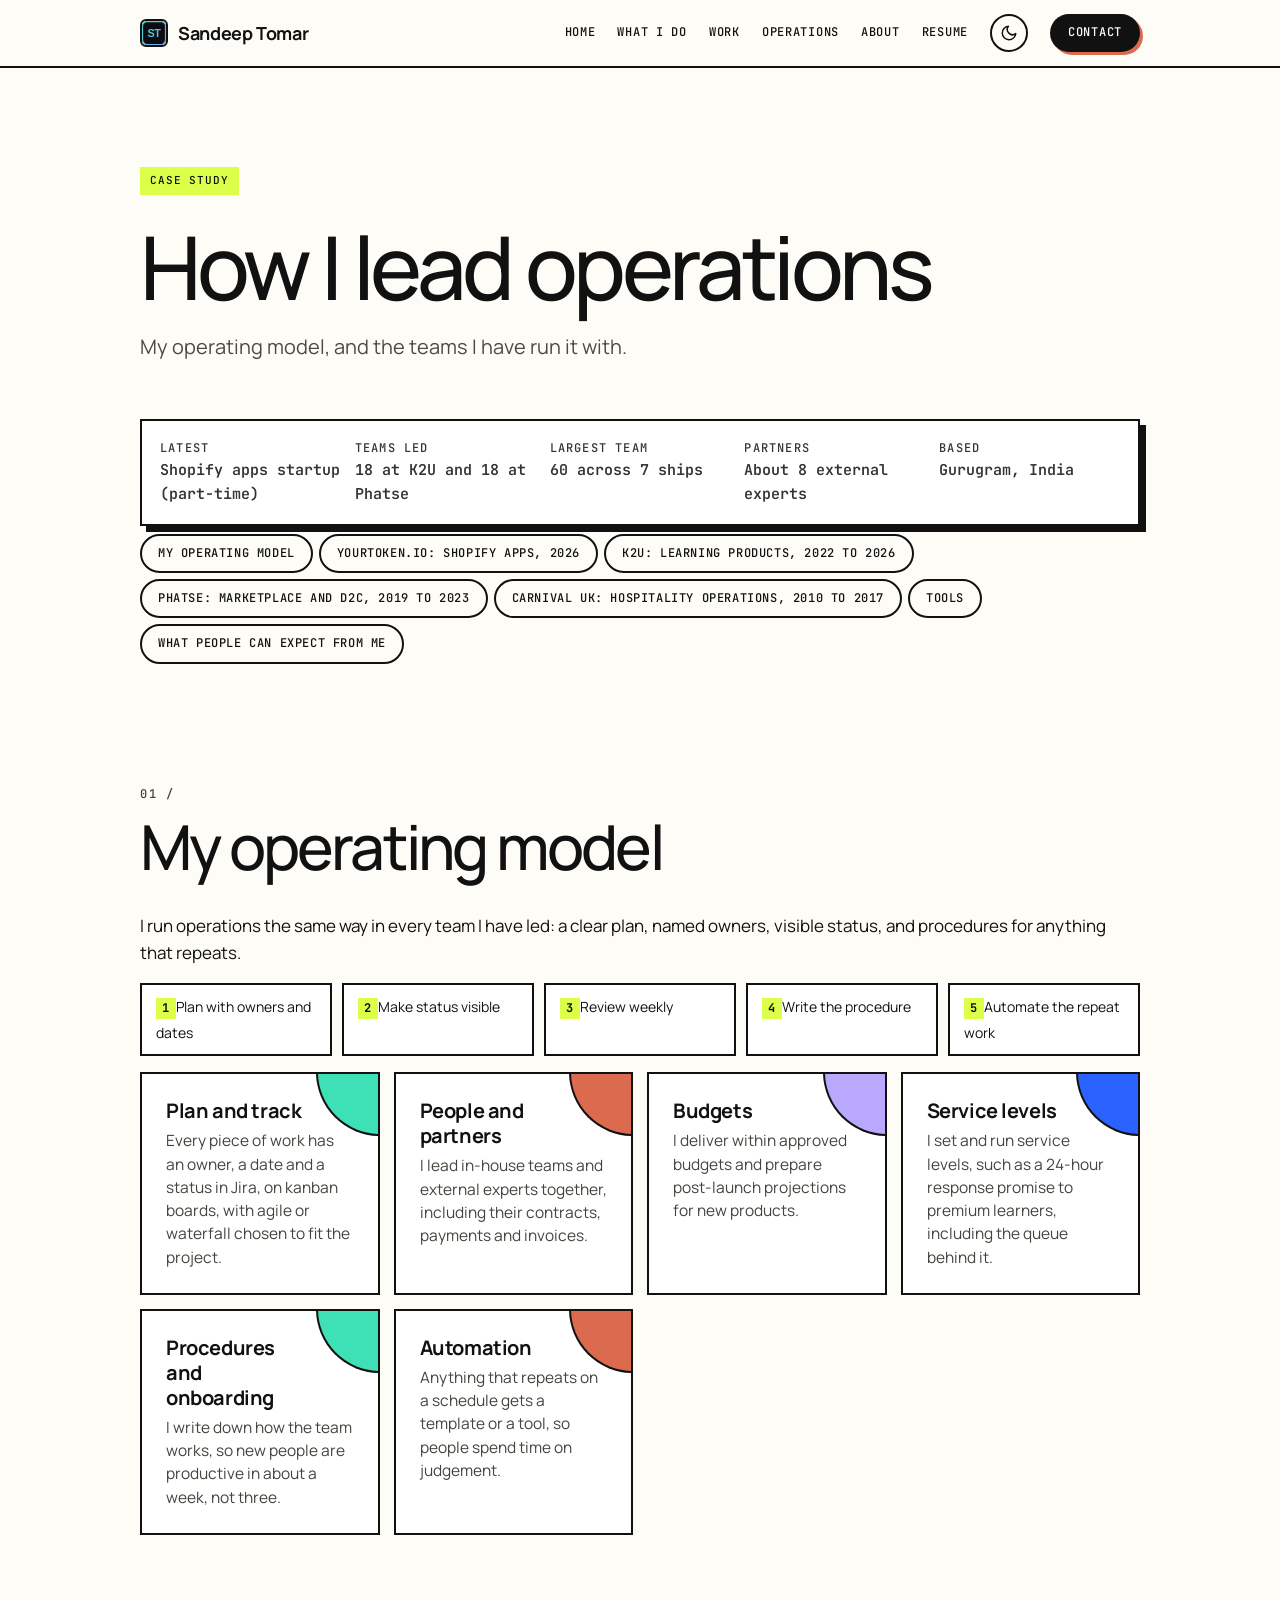
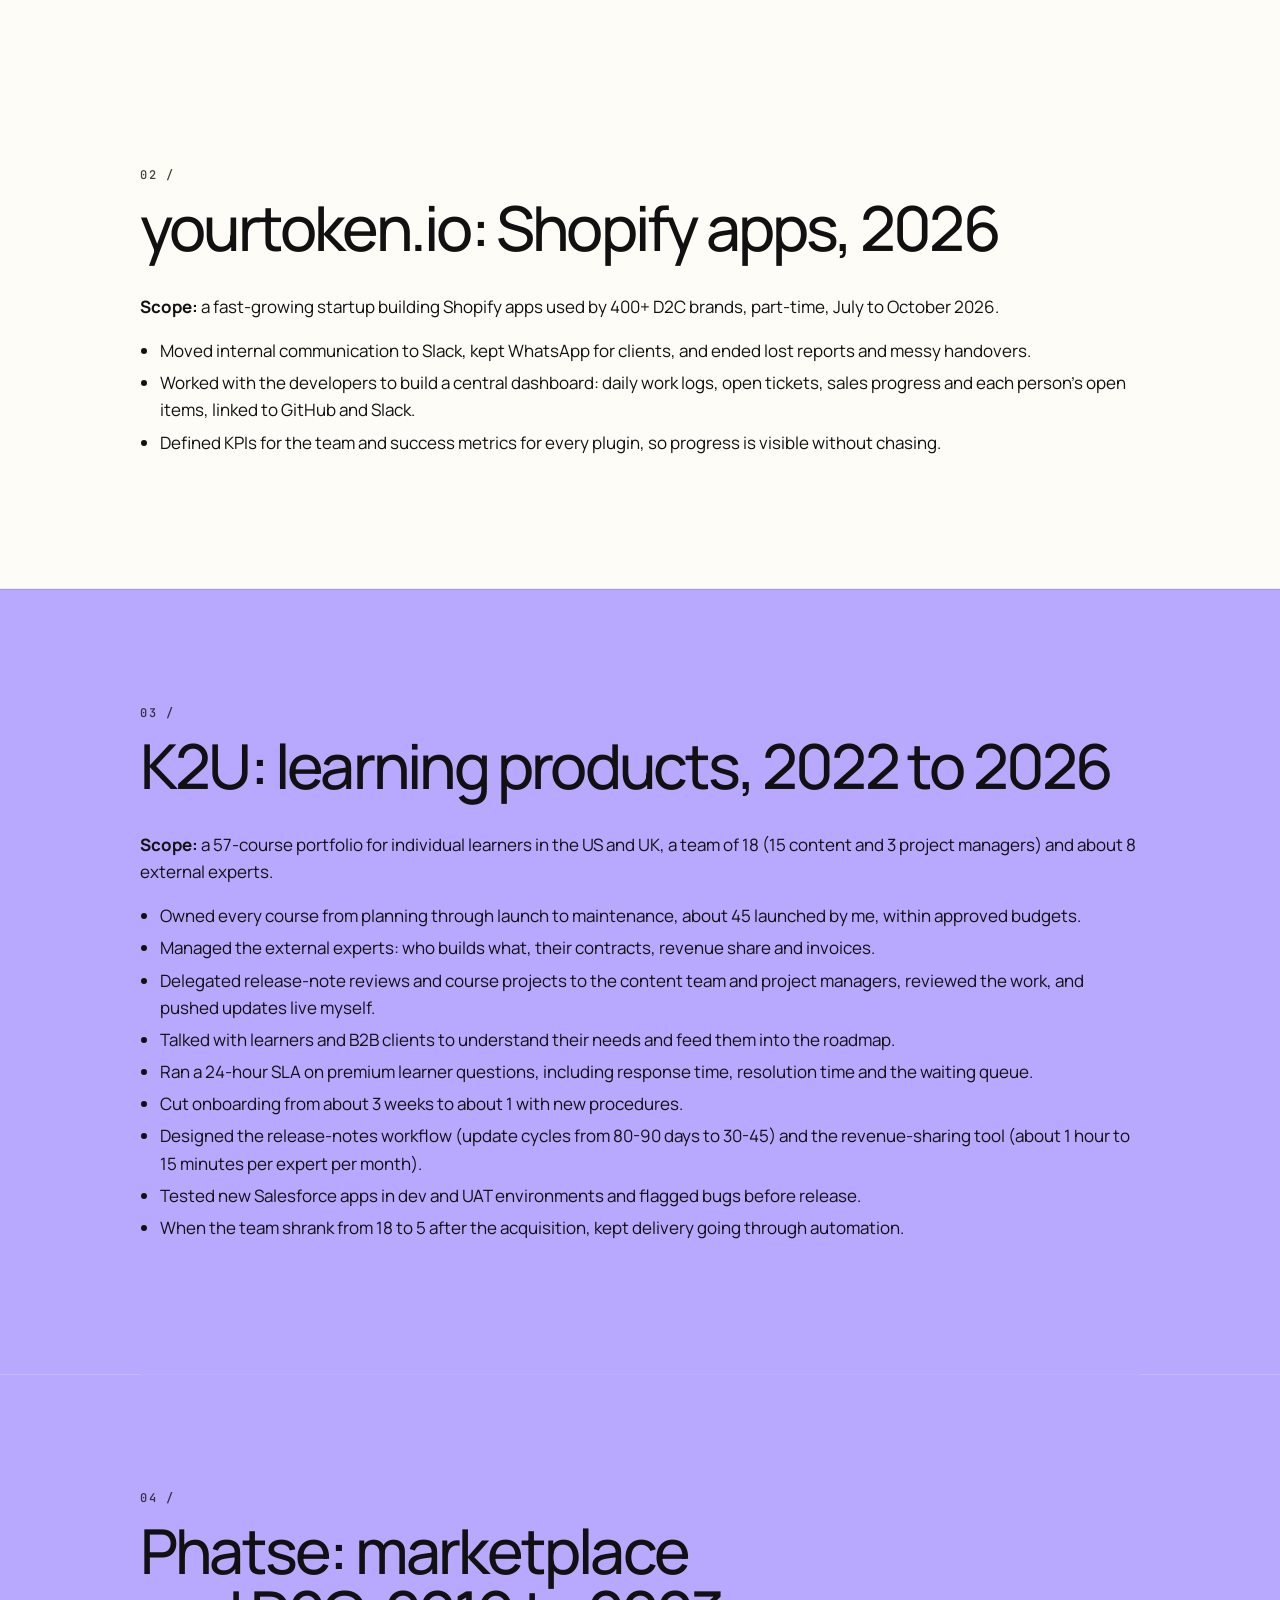
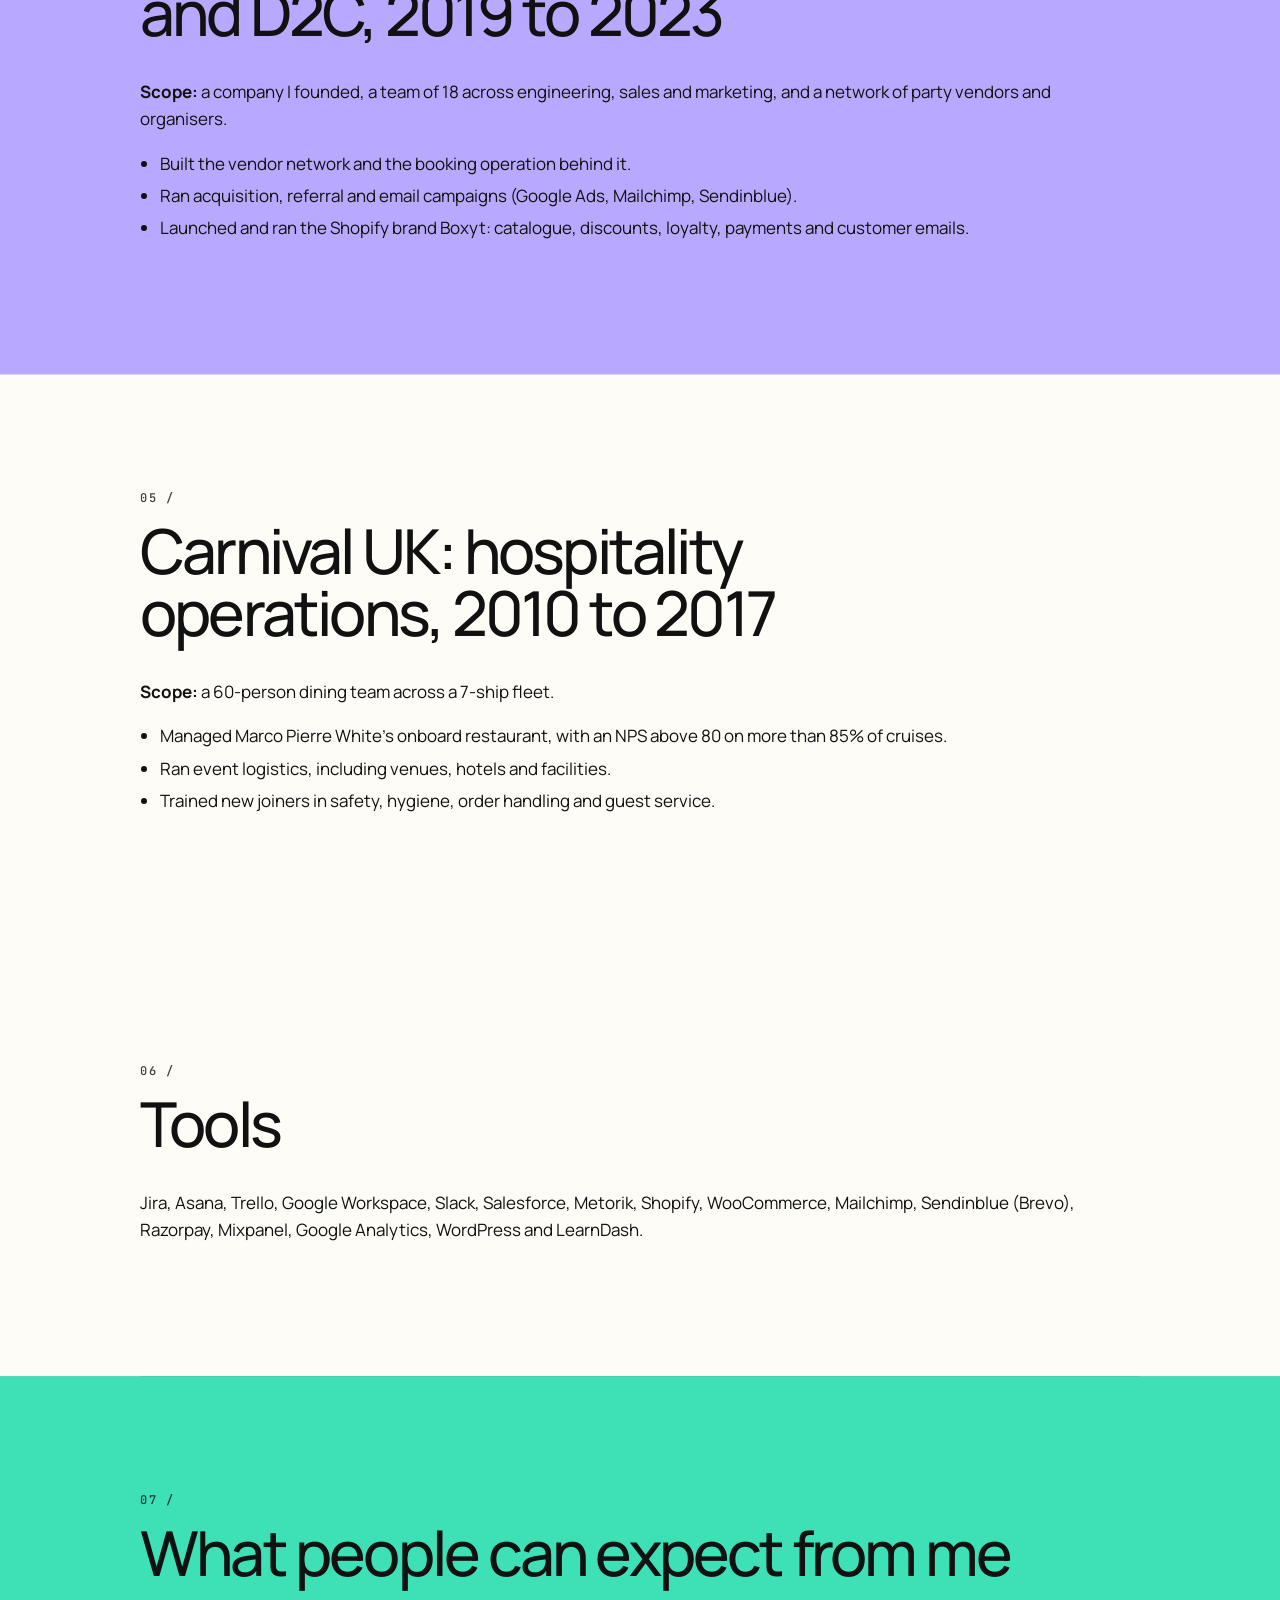
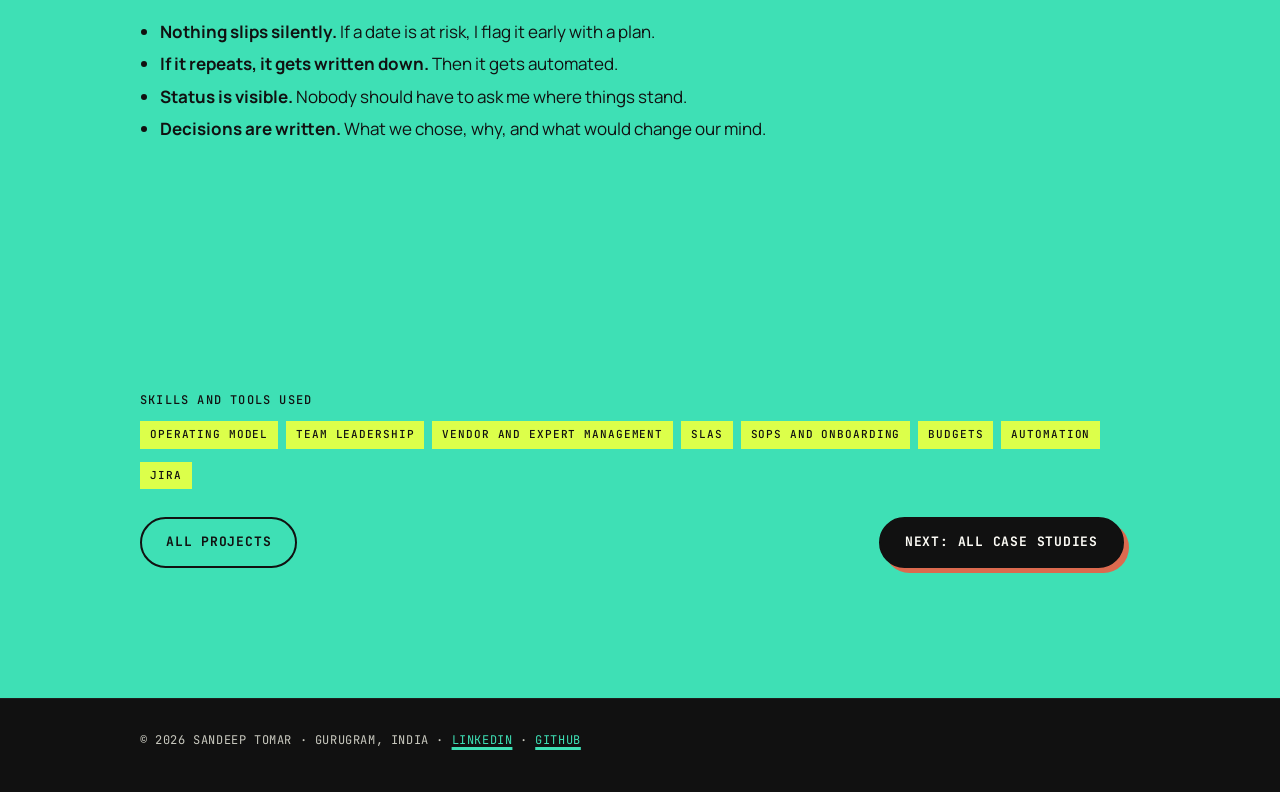
<file: operations.html>
<!doctype html><html lang="en"><head><meta charset="utf-8"><link rel="icon" href="favicon.ico" sizes="any"><link rel="icon" href="favicon.svg" type="image/svg+xml"><link rel="icon" href="favicon-32.png" sizes="32x32" type="image/png"><link rel="apple-touch-icon" href="apple-touch-icon.png"><meta name="theme-color" content="#0b0d12"><meta name="viewport" content="width=device-width,initial-scale=1"><title>How I lead operations | Sandeep Tomar</title><meta name="description" content="My operating model, and the teams I have run it with."><meta property="og:type" content="website"><meta property="og:site_name" content="Sandeep Tomar"><meta property="og:title" content="How I lead operations | Sandeep Tomar"><meta property="og:description" content="My operating model, and the teams I have run it with."><meta property="og:image" content="https://sandeeptomar16.github.io/og-image.png"><meta property="og:image:width" content="1200"><meta property="og:image:height" content="627"><meta property="og:url" content="https://sandeeptomar16.github.io/operations.html"><meta name="twitter:card" content="summary_large_image"><meta name="twitter:image" content="https://sandeeptomar16.github.io/og-image.png"><link rel="preconnect" href="https://fonts.googleapis.com"><link rel="preconnect" href="https://fonts.gstatic.com" crossorigin><link href="https://fonts.googleapis.com/css2?family=Inter:wght@400;500;600;700;800&display=swap" rel="stylesheet"><style>
:root{--bg:#0b0d12;--fg:#eef1f6;--muted:#9aa3b2;--line:#222835;--card:#121620;--accent:#3ee0b5;--accent2:#10261f;--accent3:#7c9cff;--ink:#06120e;color-scheme:dark}
*{box-sizing:border-box}html{scroll-behavior:smooth}
body{margin:0;background:var(--bg);background-image:radial-gradient(900px 500px at 85% -10%,rgba(62,224,181,.10),transparent 60%),radial-gradient(700px 400px at -10% 10%,rgba(124,156,255,.08),transparent 60%);background-repeat:no-repeat;color:var(--fg);font:17px/1.65 'Inter',Arial,sans-serif}
h1,h2,h3,.nav,.tag,.btn,.k{font-family:'Inter',Arial,sans-serif}
a{color:var(--accent)}
.wrap{max-width:900px;margin:0 auto;padding:0 20px}
header{border-bottom:1px solid var(--line);position:sticky;top:0;background:rgba(11,13,18,.72);-webkit-backdrop-filter:blur(12px);backdrop-filter:blur(12px);z-index:5}
.nav{display:flex;justify-content:space-between;align-items:center;padding:14px 20px;gap:12px;flex-wrap:wrap}
.nav b{font-size:17px;letter-spacing:-.2px}.logo{display:flex;align-items:center;gap:10px;color:var(--fg);text-decoration:none}.logo img{border-radius:7px;transition:transform .3s}.logo:hover img{transform:rotate(-8deg) scale(1.08)}.logo:hover b{color:var(--accent)}.logo b{transition:color .2s}
.nav div{display:flex;flex-wrap:wrap;gap:2px 18px}.nav div a{color:var(--muted);text-decoration:none;font-size:14px;font-weight:500}
.nav div a:hover,.nav div a.on{color:var(--accent)}
.hero{padding:64px 0 36px}
.hero h1{font-size:clamp(36px,6.4vw,58px);line-height:1.05;letter-spacing:-2px;font-weight:800;background:linear-gradient(100deg,#ffffff 30%,var(--accent) 75%,var(--accent3));-webkit-background-clip:text;background-clip:text;color:transparent;margin:0 0 16px;text-wrap:balance}
.hero p{font-size:19px;color:var(--muted);max-width:640px}
.tag{display:inline-block;font-size:12px;font-weight:600;color:var(--accent);background:var(--accent2);padding:4px 10px;border-radius:99px;margin:0 6px 8px 0}
.btn{display:inline-block;background:var(--accent);color:var(--ink);padding:12px 22px;border-radius:99px;text-decoration:none;font-weight:600;font-size:15px;margin:6px 10px 6px 0}
.btn.alt{background:transparent;color:var(--accent);border:1.5px solid var(--accent)}
h2{font-size:28px;font-weight:800;letter-spacing:-.8px;margin:0 0 14px;text-wrap:balance}
h3{font-size:18px;margin:0 0 4px}
section{padding:34px 0;border-top:1px solid var(--line)}
.grid{display:grid;grid-template-columns:repeat(auto-fit,minmax(220px,1fr));gap:14px}
.card{background:var(--card);border:1px solid var(--line);border-radius:12px;padding:20px;text-decoration:none;color:inherit;display:block}
a.card:hover{border-color:var(--accent);box-shadow:0 0 0 1px var(--accent),0 12px 30px -14px rgba(62,224,181,.35)}
.card p{margin:6px 0 0;color:var(--muted);font-size:15px;line-height:1.5}
.num{font-family:'Inter',sans-serif;font-size:34px;font-weight:700;letter-spacing:-1px;color:var(--accent);line-height:1}
.k{font-size:12px;text-transform:uppercase;letter-spacing:.8px;color:var(--muted);font-weight:600}
.job{margin:0 0 22px}.job .d{color:var(--muted);font-size:14px;font-family:'Inter',sans-serif}
ul{padding-left:20px}li{margin:5px 0}
.meta{display:grid;grid-template-columns:repeat(auto-fit,minmax(160px,1fr));gap:14px;margin:26px 0 8px;padding:18px;background:var(--card);border:1px solid var(--line);border-radius:12px}
.meta div span{display:block;font-family:'Inter',sans-serif;font-size:15px;font-weight:600}
.toc{display:flex;gap:6px;flex-wrap:wrap;margin:0 0 6px}
.toc a{font-family:'Inter',sans-serif;font-size:13px;font-weight:500;padding:6px 12px;border:1px solid var(--line);border-radius:99px;color:var(--muted);text-decoration:none}
.toc a:hover{color:var(--accent);border-color:var(--accent)}
.next{display:flex;justify-content:space-between;gap:12px;flex-wrap:wrap;margin-top:10px}
footer{border-top:1px solid var(--line);padding:26px 0 44px;color:var(--muted);font:14px 'Inter',sans-serif}
.flow{display:flex;gap:10px;flex-wrap:wrap;align-items:stretch;margin:14px 0}
.flow div{flex:1 1 150px;background:var(--card);border:1px solid var(--line);border-radius:10px;padding:12px 14px;font:14px/1.4 'Inter',sans-serif}
.flow div b{display:block;color:var(--accent);font-size:12px;text-transform:uppercase;letter-spacing:.6px;margin-bottom:4px}

.desk{position:relative;height:460px;border:1px solid var(--line);border-radius:16px;background-color:var(--card);background-image:radial-gradient(#2b3242 1px,transparent 1px);background-size:22px 22px;overflow:hidden;margin:6px 0 34px}
.desk .hint{position:absolute;right:14px;bottom:10px;font:12px 'Inter',sans-serif;color:var(--muted);pointer-events:none}
.note{position:absolute;width:158px;padding:14px 14px 16px;font:600 14px/1.35 'Inter',sans-serif;color:#2a2618;border-radius:3px;box-shadow:0 8px 14px -6px rgba(0,0,0,.35),0 1px 0 rgba(255,255,255,.4) inset;cursor:grab;user-select:none;touch-action:none;transition:box-shadow .15s,transform .15s}
.note:active{cursor:grabbing;box-shadow:0 18px 24px -8px rgba(0,0,0,.45)}
.note small{display:block;font-weight:500;font-size:12px;opacity:.75;margin-top:6px}
.note .big{display:block;font-size:30px;letter-spacing:-1px;line-height:1.05}
.y{background:#fde68a}.g{background:#bbf7d0}.p{background:#fbcfe8}.b{background:#bae6fd}.o{background:#fed7aa}
@media (max-width:560px){.desk{height:auto;display:grid;grid-template-columns:1fr 1fr;gap:12px;padding:14px 14px 40px}.note{position:static!important;width:auto;transform:none!important;touch-action:auto;cursor:pointer;font-size:13px}.note .big{font-size:24px}.desk .hint .dk{display:none}}
.callout{border-left:3px solid var(--accent);padding:8px 18px;background:var(--accent2);border-radius:0 10px 10px 0;margin:18px 0}.callout b{font-family:'Inter',sans-serif}.chips{margin:8px 0 0}h3.s{font-size:17px;margin:20px 0 6px}
.tbl{overflow-x:auto;margin:14px 0}.tbl table{border-collapse:collapse;width:100%;min-width:620px;font:14px/1.45 'Inter',sans-serif}.tbl th{text-align:left;font-size:12px;text-transform:uppercase;letter-spacing:.6px;color:var(--muted);border-bottom:2px solid var(--line);padding:8px 10px}.tbl td{border-bottom:1px solid var(--line);padding:10px;vertical-align:top}.tbl td:first-child{font-weight:600}.tbl td:last-child{color:var(--accent);font-weight:600}
.flip{perspective:1000px;background:none;border:0;padding:0;text-align:left;cursor:pointer;min-height:170px;font:inherit;color:inherit}
.flip .in{position:relative;width:100%;height:100%;min-height:170px;transition:transform .5s;transform-style:preserve-3d}
.flip.on .in{transform:rotateY(180deg)}
.flip .fc,.flip .bc{position:absolute;inset:0;backface-visibility:hidden;-webkit-backface-visibility:hidden;border-radius:12px;padding:20px;border:1px solid var(--line);display:flex;flex-direction:column;justify-content:space-between}
.flip .fc{background:var(--card)}.flip .fc h3{font-size:19px}.flip .fc small{font:600 12px 'Inter',sans-serif;color:var(--accent)}
.flip .bc{background:var(--accent);color:var(--ink);transform:rotateY(180deg);font:15px/1.5 'Inter',sans-serif}
.tl{display:flex;gap:8px;flex-wrap:wrap;margin:6px 0 16px}
.tl button{font:600 14px 'Inter',sans-serif;padding:9px 14px;border-radius:99px;border:1.5px solid var(--line);background:var(--card);color:var(--muted);cursor:pointer}
.tl button[aria-selected=true]{background:var(--accent);border-color:var(--accent);color:var(--ink)}
.tlp{background:var(--card);border:1px solid var(--line);border-radius:12px;padding:22px}
.note[data-href]::after{content:'Open →';display:block;font-size:11px;margin-top:8px;opacity:.7}
@media (prefers-reduced-motion:reduce){.flip .in{transition:none}}
/* motion */
#prog{position:fixed;left:0;top:0;height:3px;width:100%;transform-origin:0 50%;transform:scaleX(0);background:linear-gradient(90deg,var(--accent),var(--accent3));z-index:10;pointer-events:none}
header{transition:box-shadow .3s,background .3s}header.sc{box-shadow:0 10px 30px -18px rgba(0,0,0,.9);background:rgba(11,13,18,.88)}
.nav div a{position:relative;transition:color .2s}.nav div a::after{content:'';position:absolute;left:0;right:0;bottom:-4px;height:2px;border-radius:2px;background:var(--accent);transform:scaleX(0);transform-origin:left;transition:transform .25s}.nav div a:hover::after,.nav div a.on::after{transform:scaleX(1)}
.btn{position:relative;overflow:hidden;transition:transform .2s,box-shadow .25s,background .25s,color .25s}
.btn:hover{transform:translateY(-2px);box-shadow:0 10px 24px -10px rgba(62,224,181,.7)}.btn:active{transform:translateY(0) scale(.97)}
.btn:not(.alt)::after{content:'';position:absolute;top:0;left:-60%;width:40%;height:100%;background:linear-gradient(100deg,transparent,rgba(255,255,255,.55),transparent);transform:skewX(-20deg);animation:shine 4.5s ease-in-out infinite}
.btn.alt:hover{background:var(--accent2)}
@keyframes shine{0%,70%{left:-60%}100%{left:130%}}
.card{position:relative;transition:transform .25s,border-color .25s,box-shadow .25s}
.card::before{content:'';position:absolute;inset:0;border-radius:inherit;pointer-events:none;opacity:0;transition:opacity .3s;background:radial-gradient(320px circle at var(--mx,50%) var(--my,50%),rgba(62,224,181,.13),transparent 60%)}
.card:hover{transform:translateY(-4px);border-color:rgba(62,224,181,.55);box-shadow:0 16px 34px -18px rgba(62,224,181,.45)}.card:hover::before{opacity:1}
.hero h1{background-size:220% 100%;animation:hue 7s ease-in-out infinite alternate}
@keyframes hue{from{background-position:0% 0}to{background-position:100% 0}}
.hp{animation:floaty 6s ease-in-out infinite;transition:transform .3s}
@keyframes floaty{0%,100%{translate:0 0}50%{translate:0 -10px}}
.tag{transition:transform .2s}.tag:hover{transform:translateY(-1px)}
.note:hover{z-index:3;box-shadow:0 18px 26px -10px rgba(0,0,0,.6)}
.tlp{animation:fadeUp .45s ease both}.tl button{transition:background .2s,color .2s,border-color .2s,transform .15s}.tl button:hover{transform:translateY(-1px);border-color:var(--accent);color:var(--fg)}
.flip{transition:transform .2s}.flip:hover{transform:translateY(-3px)}.flip:hover .fc{border-color:rgba(62,224,181,.55)}
.toc a{transition:color .2s,border-color .2s,background .2s}.toc a:hover{background:var(--accent2)}
@keyframes fadeUp{from{opacity:0;translate:0 12px}to{opacity:1;translate:0 0}}
html.js .rv{opacity:0;translate:0 26px;transition:opacity .7s ease,translate .7s cubic-bezier(.2,.7,.2,1);transition-delay:var(--d,0s)}
html.js .rv.in{opacity:1;translate:0 0}
@media (prefers-reduced-motion:reduce){*,*::before,*::after{animation:none!important;transition:none!important}html.js .rv{opacity:1;translate:none}#prog{display:none}}

.heroflex{display:flex;gap:40px;align-items:center;flex-wrap:wrap-reverse}.ht{flex:1 1 440px;min-width:0}.hp{width:240px;height:240px;max-width:100%;border-radius:50%;object-fit:cover;border:5px solid var(--accent);box-shadow:0 0 0 8px rgba(62,224,181,.08),0 20px 40px -12px rgba(62,224,181,.35)}@media (max-width:560px){.hp{width:150px;height:150px}}
</style><link href="https://fonts.googleapis.com/css2?family=JetBrains+Mono:wght@400;500;700&family=Manrope:wght@400;500;600;700;800&display=swap" rel="stylesheet"><link rel="stylesheet" href="theme.css"><script src="theme.js"></script></head><body>
<div id="prog"></div><header><div class="wrap nav"><a class="logo" href="index.html" aria-label="Sandeep Tomar, home"><img src="favicon.svg" alt="" width="28" height="28"><b>Sandeep Tomar</b></a><div><a href="index.html">Home</a><a href="product.html">What I do</a><a href="projects.html">Work</a><a href="operations.html">Operations</a><a href="about.html">About</a><a href="assets/Sandeep_Tomar_Product_Manager_Resume.pdf">Resume</a><a href="index.html#contact">Contact</a></div></div></header>
<div class="wrap"><div class="hero" style="padding-bottom:10px"><span class="tag">Case study</span><h1>How I lead operations</h1><p>My operating model, and the teams I have run it with.</p></div><div class="meta"><div class="k">Latest<span style="text-transform:none;letter-spacing:0;color:var(--fg)">Shopify apps startup (part-time)</span></div><div class="k">Teams led<span style="text-transform:none;letter-spacing:0;color:var(--fg)">18 at K2U and 18 at Phatse</span></div><div class="k">Largest team<span style="text-transform:none;letter-spacing:0;color:var(--fg)">60 across 7 ships</span></div><div class="k">Partners<span style="text-transform:none;letter-spacing:0;color:var(--fg)">About 8 external experts</span></div><div class="k">Based<span style="text-transform:none;letter-spacing:0;color:var(--fg)">Gurugram, India</span></div></div><nav class="toc"><a href="#model">My operating model</a><a href="#yt">yourtoken.io: Shopify apps, 2026</a><a href="#k2u">K2U: learning products, 2022 to 2026</a><a href="#phatse">Phatse: marketplace and D2C, 2019 to 2023</a><a href="#carnival">Carnival UK: hospitality operations, 2010 to 2017</a><a href="#tools">Tools</a><a href="#principles">What people can expect from me</a></nav><section id="model"><h2>My operating model</h2><p>I run operations the same way in every team I have led: a clear plan, named owners, visible status, and procedures for anything that repeats.</p><div class="flow"><div><b>1</b>Plan with owners and dates</div><div><b>2</b>Make status visible</div><div><b>3</b>Review weekly</div><div><b>4</b>Write the procedure</div><div><b>5</b>Automate the repeat work</div></div><div class="grid" style="margin-top:16px"><div class="card"><h3>Plan and track</h3><p>Every piece of work has an owner, a date and a status in Jira, on kanban boards, with agile or waterfall chosen to fit the project.</p></div><div class="card"><h3>People and partners</h3><p>I lead in-house teams and external experts together, including their contracts, payments and invoices.</p></div><div class="card"><h3>Budgets</h3><p>I deliver within approved budgets and prepare post-launch projections for new products.</p></div><div class="card"><h3>Service levels</h3><p>I set and run service levels, such as a 24-hour response promise to premium learners, including the queue behind it.</p></div><div class="card"><h3>Procedures and onboarding</h3><p>I write down how the team works, so new people are productive in about a week, not three.</p></div><div class="card"><h3>Automation</h3><p>Anything that repeats on a schedule gets a template or a tool, so people spend time on judgement.</p></div></div></section><section id="yt"><h2>yourtoken.io: Shopify apps, 2026</h2><p><b>Scope:</b> a fast-growing startup building Shopify apps used by 400+ D2C brands, part-time, July to October 2026.</p><ul><li>Moved internal communication to Slack, kept WhatsApp for clients, and ended lost reports and messy handovers.</li><li>Worked with the developers to build a central dashboard: daily work logs, open tickets, sales progress and each person&rsquo;s open items, linked to GitHub and Slack.</li><li>Defined KPIs for the team and success metrics for every plugin, so progress is visible without chasing.</li></ul></section><section class="bg bg-p" id="k2u"><h2>K2U: learning products, 2022 to 2026</h2><p><b>Scope:</b> a 57-course portfolio for individual learners in the US and UK, a team of 18 (15 content and 3 project managers) and about 8 external experts.</p><ul><li>Owned every course from planning through launch to maintenance, about 45 launched by me, within approved budgets.</li><li>Managed the external experts: who builds what, their contracts, revenue share and invoices.</li><li>Delegated release-note reviews and course projects to the content team and project managers, reviewed the work, and pushed updates live myself.</li><li>Talked with learners and B2B clients to understand their needs and feed them into the roadmap.</li><li>Ran a 24-hour SLA on premium learner questions, including response time, resolution time and the waiting queue.</li><li>Cut onboarding from about 3 weeks to about 1 with new procedures.</li><li>Designed the release-notes workflow (update cycles from 80-90 days to 30-45) and the revenue-sharing tool (about 1 hour to 15 minutes per expert per month).</li><li>Tested new Salesforce apps in dev and UAT environments and flagged bugs before release.</li><li>When the team shrank from 18 to 5 after the acquisition, kept delivery going through automation.</li></ul></section><section class="bg bg-p" id="phatse"><h2>Phatse: marketplace and D2C, 2019 to 2023</h2><p><b>Scope:</b> a company I founded, a team of 18 across engineering, sales and marketing, and a network of party vendors and organisers.</p><ul><li>Built the vendor network and the booking operation behind it.</li><li>Ran acquisition, referral and email campaigns (Google Ads, Mailchimp, Sendinblue).</li><li>Launched and ran the Shopify brand Boxyt: catalogue, discounts, loyalty, payments and customer emails.</li></ul></section><section id="carnival"><h2>Carnival UK: hospitality operations, 2010 to 2017</h2><p><b>Scope:</b> a 60-person dining team across a 7-ship fleet.</p><ul><li>Managed Marco Pierre White&rsquo;s onboard restaurant, with an NPS above 80 on more than 85% of cruises.</li><li>Ran event logistics, including venues, hotels and facilities.</li><li>Trained new joiners in safety, hygiene, order handling and guest service.</li></ul></section><section id="tools"><h2>Tools</h2><p>Jira, Asana, Trello, Google Workspace, Slack, Salesforce, Metorik, Shopify, WooCommerce, Mailchimp, Sendinblue (Brevo), Razorpay, Mixpanel, Google Analytics, WordPress and LearnDash.</p></section><section class="bg bg-g" id="principles"><h2>What people can expect from me</h2><ul><li><b>Nothing slips silently.</b> If a date is at risk, I flag it early with a plan.</li><li><b>If it repeats, it gets written down.</b> Then it gets automated.</li><li><b>Status is visible.</b> Nobody should have to ask me where things stand.</li><li><b>Decisions are written.</b> What we chose, why, and what would change our mind.</li></ul></section><section class="bg bg-g"><div class=k style=margin-bottom:8px>Skills and tools used</div><div class=chips><span class=tag>Operating model</span><span class=tag>Team leadership</span><span class=tag>Vendor and expert management</span><span class=tag>SLAs</span><span class=tag>SOPs and onboarding</span><span class=tag>Budgets</span><span class=tag>Automation</span><span class=tag>Jira</span></div><div class="next"><a class="btn alt" href="projects.html">All projects</a><a class="btn" href="projects.html">Next: All case studies</a></div></section></div>
<script>
(function(){var rm=window.matchMedia&&matchMedia('(prefers-reduced-motion: reduce)').matches;
var nums=[].slice.call(document.querySelectorAll('.num'));
function run(el){var m=el.textContent.match(/^(\D*)(\d+)(.*)$/);if(!m||rm)return;var end=+m[2],t0=null,d=900;
 function f(t){if(!t0)t0=t;var p=Math.min(1,(t-t0)/d);el.textContent=m[1]+Math.round(end*(1-Math.pow(1-p,3)))+m[3];if(p<1)requestAnimationFrame(f);}requestAnimationFrame(f);}
if('IntersectionObserver' in window){var io=new IntersectionObserver(function(es){es.forEach(function(e){if(e.isIntersecting){run(e.target);io.unobserve(e.target);}})},{threshold:.6});nums.forEach(function(n){io.observe(n)});}
[].forEach.call(document.querySelectorAll('.flip'),function(b){b.addEventListener('click',function(){b.classList.toggle('on');b.setAttribute('aria-pressed',b.classList.contains('on'))})});
[].forEach.call(document.querySelectorAll('.tl'),function(t){var bs=[].slice.call(t.querySelectorAll('button'));bs.forEach(function(b){b.addEventListener('click',function(){bs.forEach(function(x){var on=x===b;x.setAttribute('aria-selected',on);document.getElementById(x.getAttribute('aria-controls')).hidden=!on;})})})});
})();
document.documentElement.classList.add('js');
(function(){var rm=window.matchMedia&&matchMedia('(prefers-reduced-motion: reduce)').matches;
var hd=document.querySelector('header'),pg=document.getElementById('prog');
function sc(){var h=document.documentElement,m=h.scrollHeight-h.clientHeight;if(pg)pg.style.transform='scaleX('+(m>0?h.scrollTop/m:0)+')';if(hd)hd.classList.toggle('sc',h.scrollTop>10);}
addEventListener('scroll',sc,{passive:true});sc();
[].forEach.call(document.querySelectorAll('.card'),function(c){c.addEventListener('pointermove',function(e){var r=c.getBoundingClientRect();c.style.setProperty('--mx',(e.clientX-r.left)+'px');c.style.setProperty('--my',(e.clientY-r.top)+'px');});});
if(rm||!('IntersectionObserver' in window))return;
var els=[].slice.call(document.querySelectorAll('section > h2, section > .k, section > p, .grid, .meta, .toc, .desk, .tl, .flow, .callout, .tbl, .next, .job, section > ul'));
els.forEach(function(el){if(el.closest('.grid')&&!el.classList.contains('grid'))return;el.classList.add('rv');});
[].forEach.call(document.querySelectorAll('.grid'),function(g){[].forEach.call(g.children,function(c,i){c.classList.add('rv');c.style.setProperty('--d',(i*0.08)+'s');});g.classList.remove('rv');});
var io=new IntersectionObserver(function(es){es.forEach(function(e){if(e.isIntersecting){e.target.classList.add('in');io.unobserve(e.target);}})},{threshold:.12,rootMargin:'0px 0px -40px 0px'});
[].forEach.call(document.querySelectorAll('.rv'),function(el){io.observe(el)});
})();
</script>
<footer><div class="wrap">&copy; 2026 Sandeep Tomar &middot; Gurugram, India &middot; <a href="https://www.linkedin.com/in/sandeep-tomar-81690125">LinkedIn</a> &middot; <a href="https://github.com/SandeepTomar16">GitHub</a></div></footer></body></html>
</file>
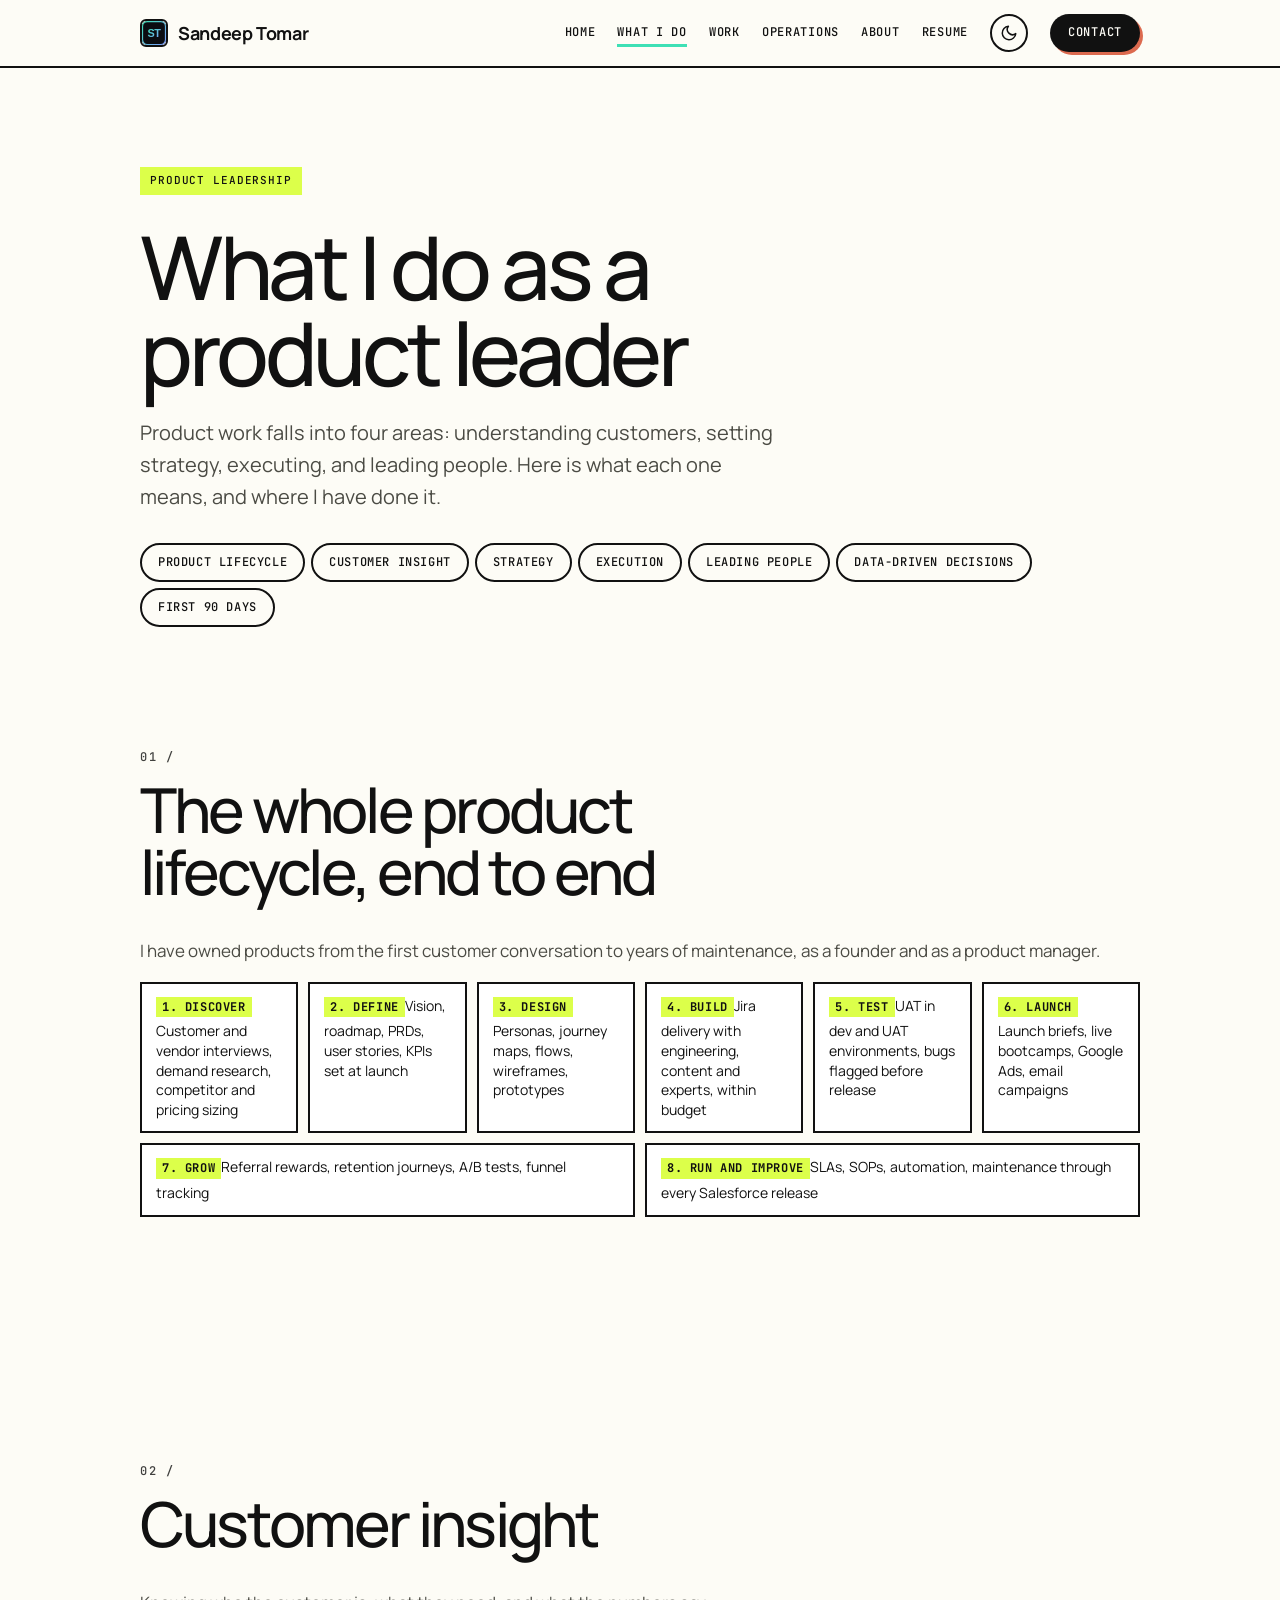
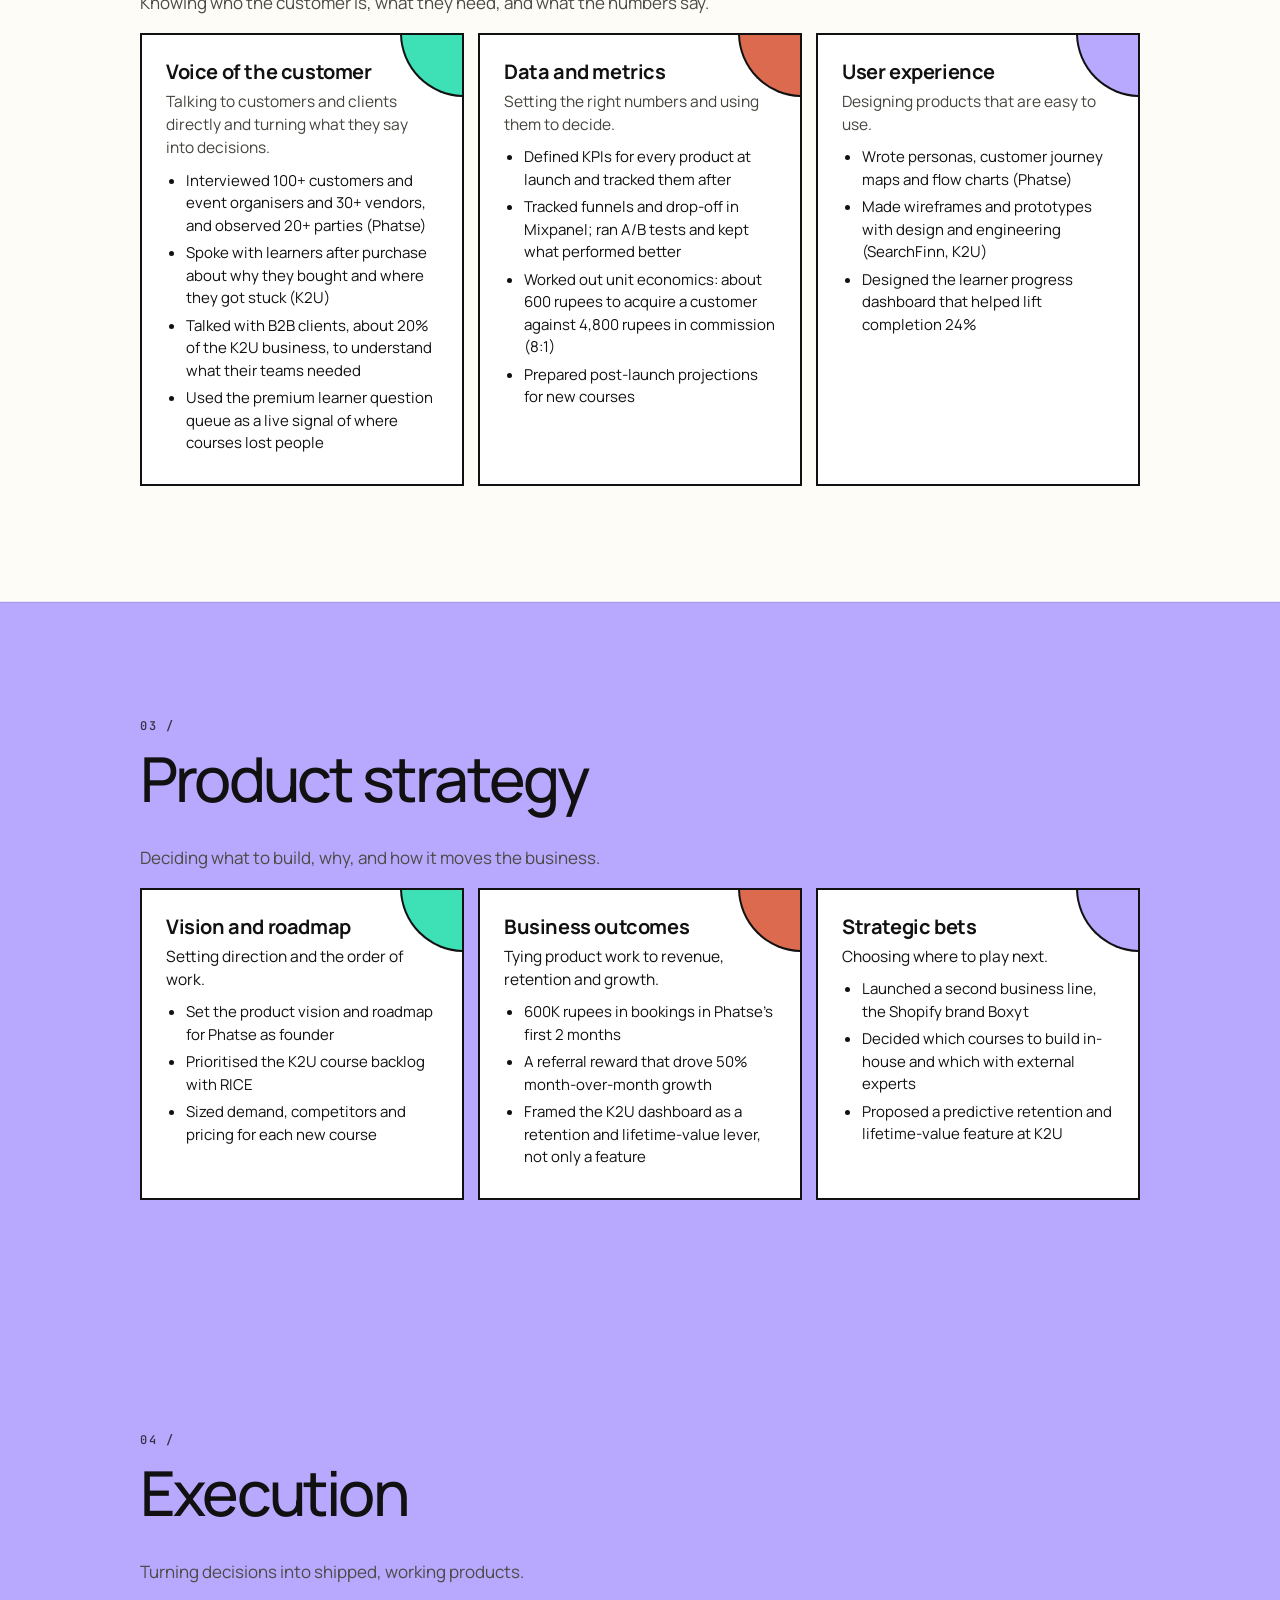
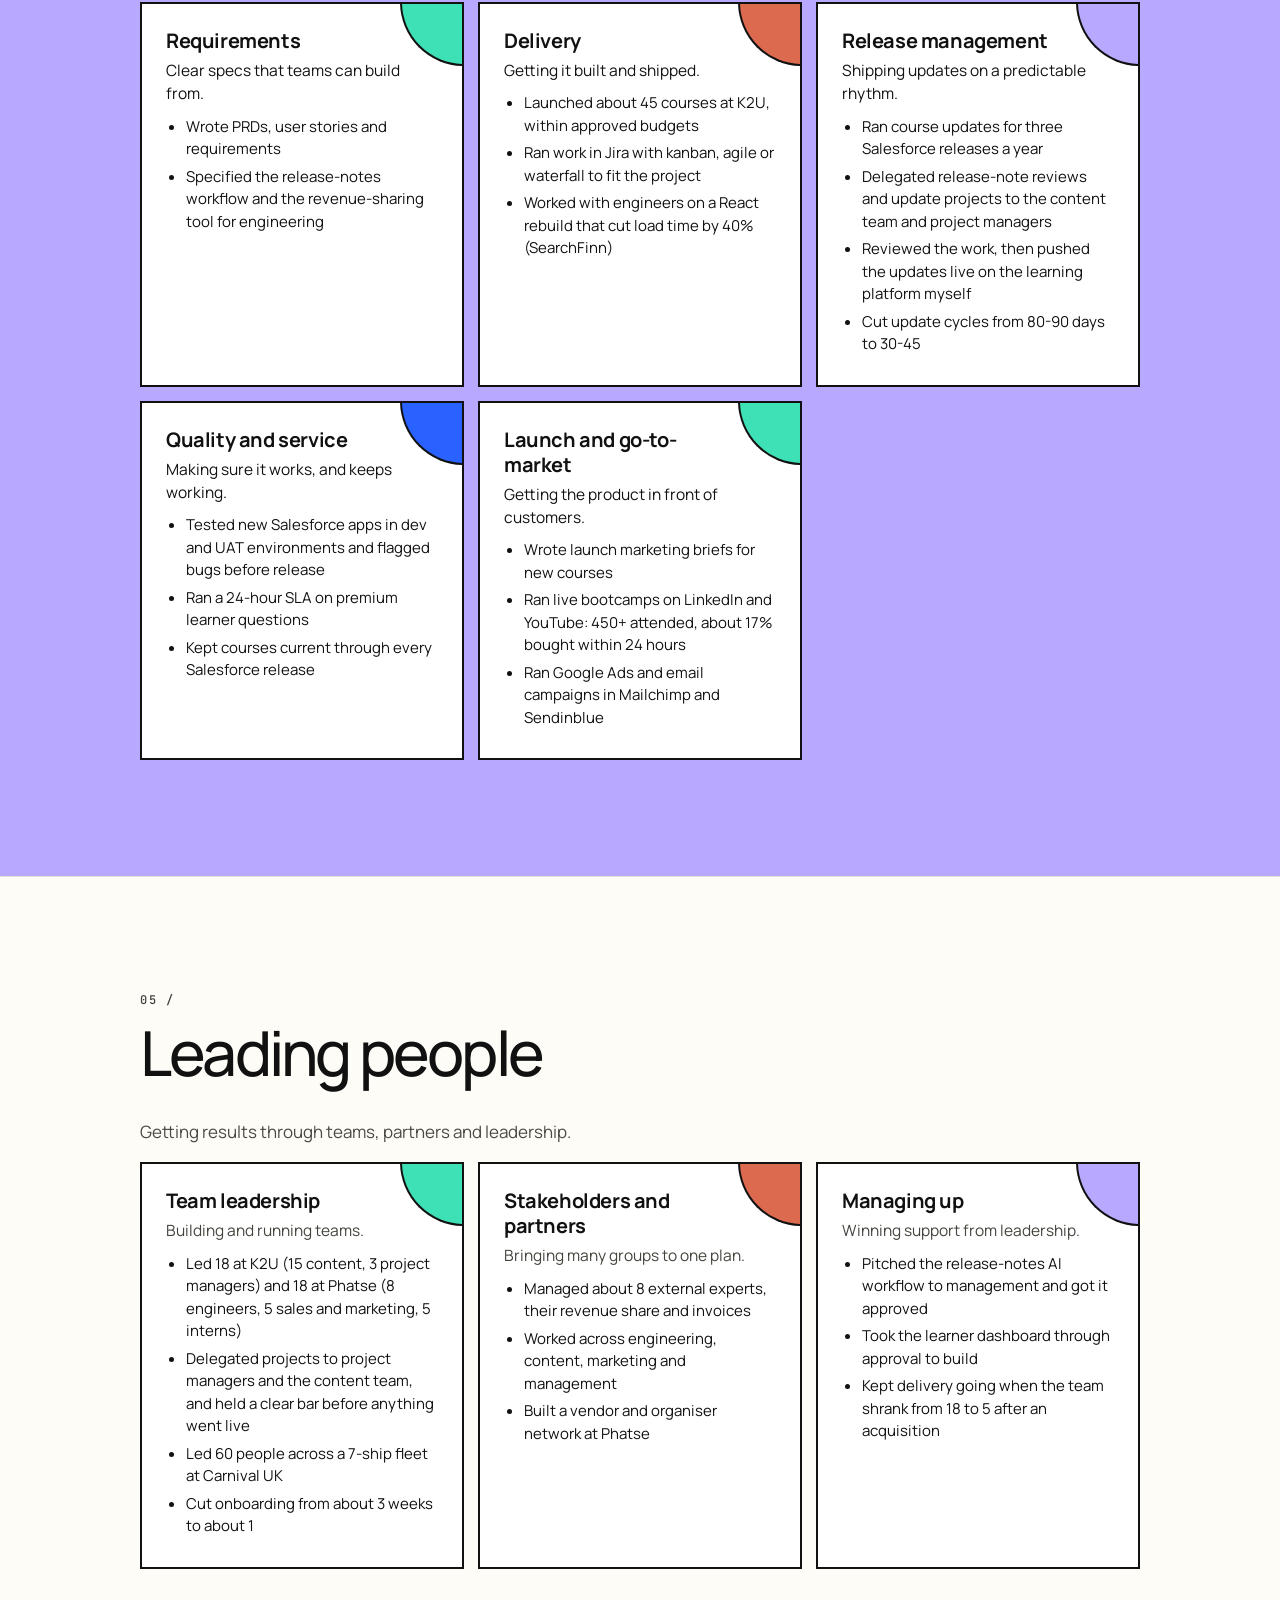
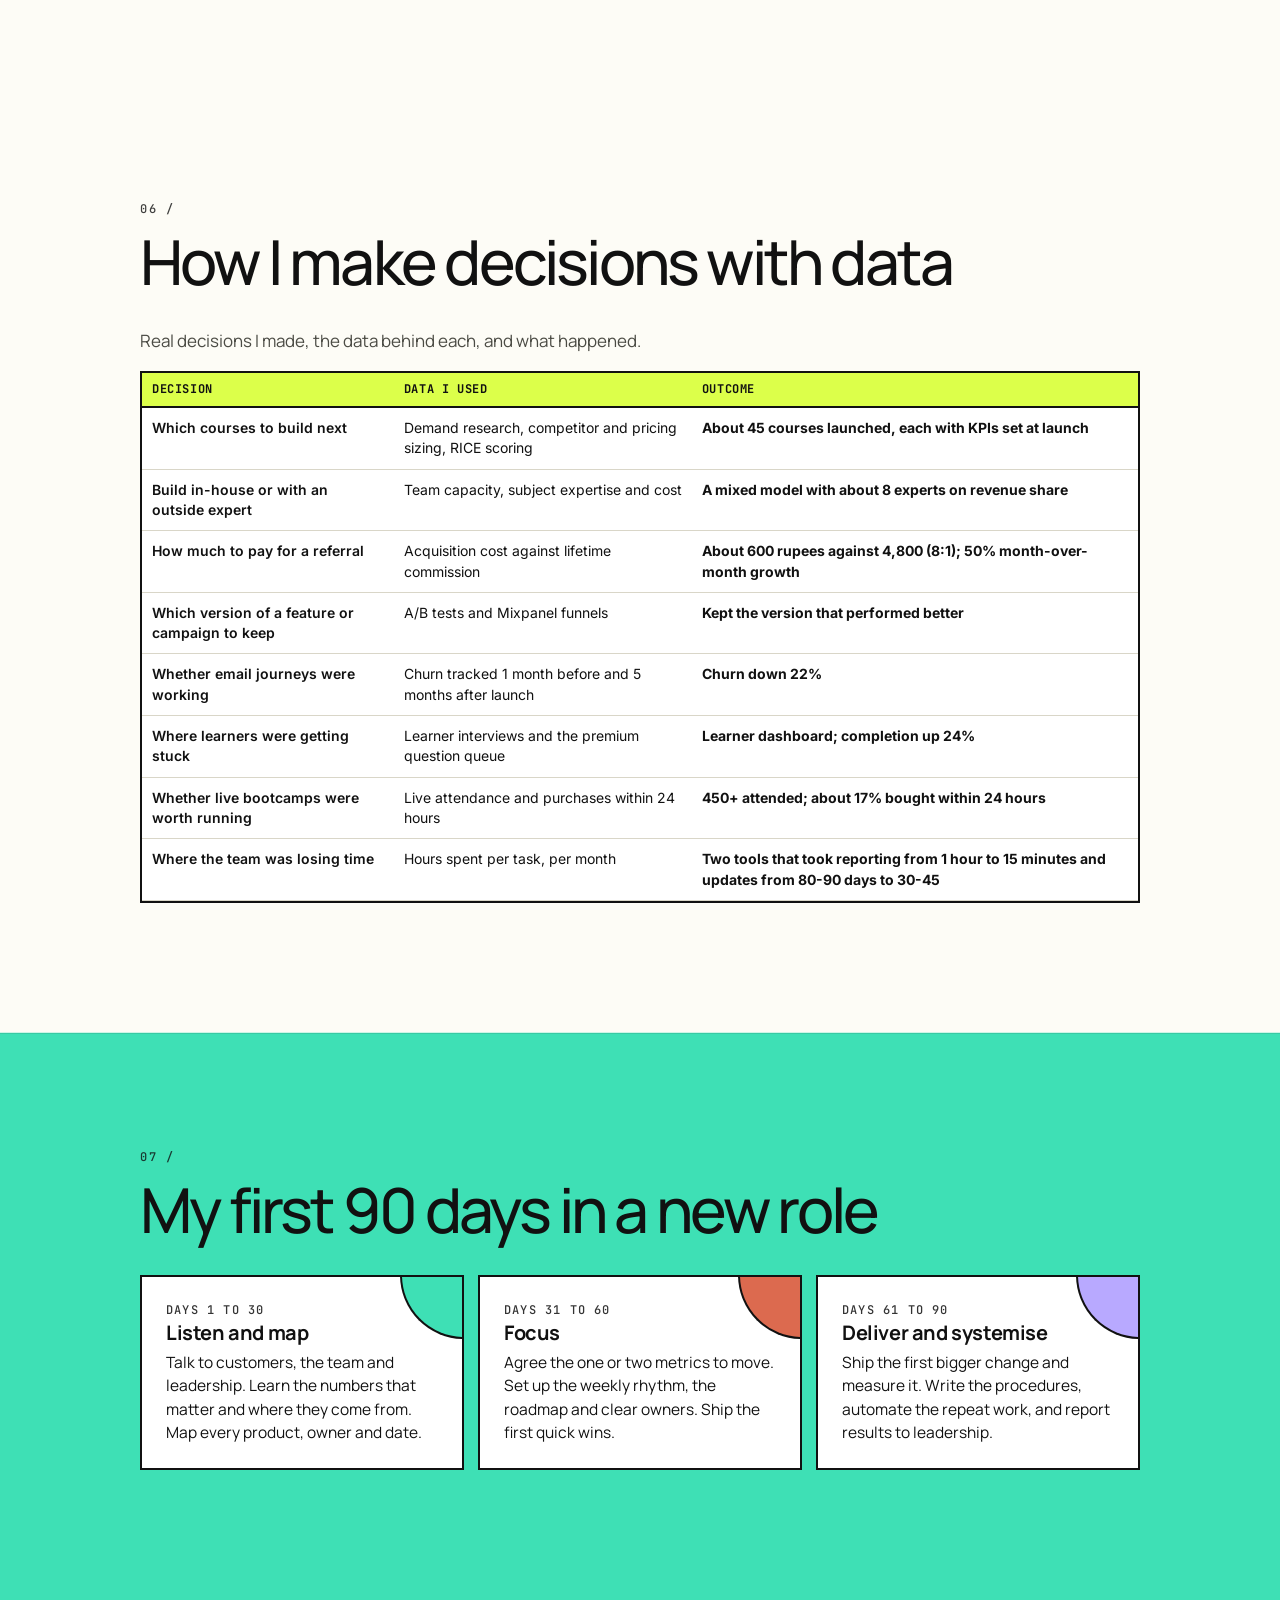
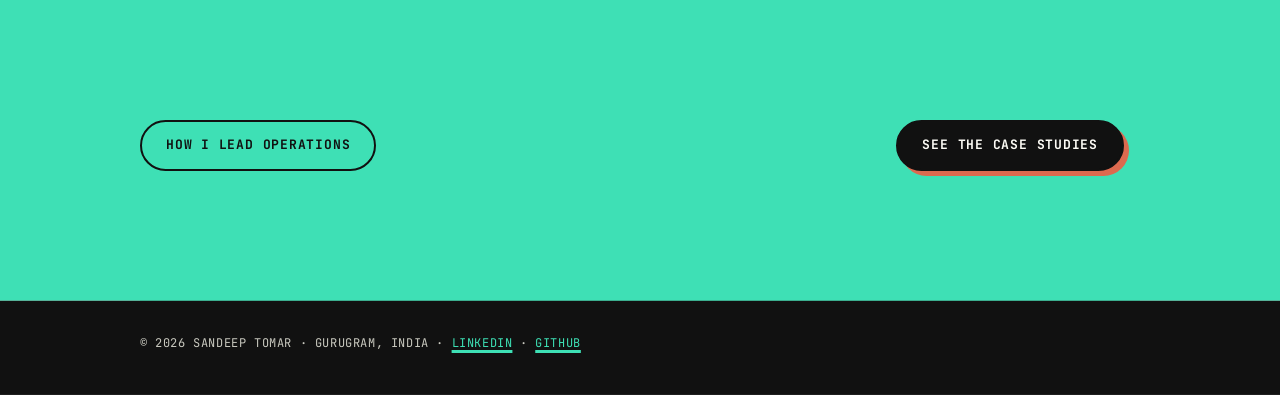
<file: product.html>
<!doctype html><html lang="en"><head><meta charset="utf-8"><link rel="icon" href="favicon.ico" sizes="any"><link rel="icon" href="favicon.svg" type="image/svg+xml"><link rel="icon" href="favicon-32.png" sizes="32x32" type="image/png"><link rel="apple-touch-icon" href="apple-touch-icon.png"><meta name="theme-color" content="#0b0d12"><meta name="viewport" content="width=device-width,initial-scale=1"><title>What I do | Sandeep Tomar</title><meta name="description" content="The product leadership work Sandeep Tomar has done, across customer insight, strategy, execution and leading people."><meta property="og:type" content="website"><meta property="og:site_name" content="Sandeep Tomar"><meta property="og:title" content="What I do | Sandeep Tomar"><meta property="og:description" content="The product leadership work Sandeep Tomar has done, across customer insight, strategy, execution and leading people."><meta property="og:image" content="https://sandeeptomar16.github.io/og-image.png"><meta property="og:image:width" content="1200"><meta property="og:image:height" content="627"><meta property="og:url" content="https://sandeeptomar16.github.io/product.html"><meta name="twitter:card" content="summary_large_image"><meta name="twitter:image" content="https://sandeeptomar16.github.io/og-image.png"><link rel="preconnect" href="https://fonts.googleapis.com"><link rel="preconnect" href="https://fonts.gstatic.com" crossorigin><link href="https://fonts.googleapis.com/css2?family=Inter:wght@400;500;600;700;800&display=swap" rel="stylesheet"><style>
:root{--bg:#0b0d12;--fg:#eef1f6;--muted:#9aa3b2;--line:#222835;--card:#121620;--accent:#3ee0b5;--accent2:#10261f;--accent3:#7c9cff;--ink:#06120e;color-scheme:dark}
*{box-sizing:border-box}html{scroll-behavior:smooth}
body{margin:0;background:var(--bg);background-image:radial-gradient(900px 500px at 85% -10%,rgba(62,224,181,.10),transparent 60%),radial-gradient(700px 400px at -10% 10%,rgba(124,156,255,.08),transparent 60%);background-repeat:no-repeat;color:var(--fg);font:17px/1.65 'Inter',Arial,sans-serif}
h1,h2,h3,.nav,.tag,.btn,.k{font-family:'Inter',Arial,sans-serif}
a{color:var(--accent)}
.wrap{max-width:900px;margin:0 auto;padding:0 20px}
header{border-bottom:1px solid var(--line);position:sticky;top:0;background:rgba(11,13,18,.72);-webkit-backdrop-filter:blur(12px);backdrop-filter:blur(12px);z-index:5}
.nav{display:flex;justify-content:space-between;align-items:center;padding:14px 20px;gap:12px;flex-wrap:wrap}
.nav b{font-size:17px;letter-spacing:-.2px}.logo{display:flex;align-items:center;gap:10px;color:var(--fg);text-decoration:none}.logo img{border-radius:7px;transition:transform .3s}.logo:hover img{transform:rotate(-8deg) scale(1.08)}.logo:hover b{color:var(--accent)}.logo b{transition:color .2s}
.nav div{display:flex;flex-wrap:wrap;gap:2px 18px}.nav div a{color:var(--muted);text-decoration:none;font-size:14px;font-weight:500}
.nav div a:hover,.nav div a.on{color:var(--accent)}
.hero{padding:64px 0 36px}
.hero h1{font-size:clamp(36px,6.4vw,58px);line-height:1.05;letter-spacing:-2px;font-weight:800;background:linear-gradient(100deg,#ffffff 30%,var(--accent) 75%,var(--accent3));-webkit-background-clip:text;background-clip:text;color:transparent;margin:0 0 16px;text-wrap:balance}
.hero p{font-size:19px;color:var(--muted);max-width:640px}
.tag{display:inline-block;font-size:12px;font-weight:600;color:var(--accent);background:var(--accent2);padding:4px 10px;border-radius:99px;margin:0 6px 8px 0}
.btn{display:inline-block;background:var(--accent);color:var(--ink);padding:12px 22px;border-radius:99px;text-decoration:none;font-weight:600;font-size:15px;margin:6px 10px 6px 0}
.btn.alt{background:transparent;color:var(--accent);border:1.5px solid var(--accent)}
h2{font-size:28px;font-weight:800;letter-spacing:-.8px;margin:0 0 14px;text-wrap:balance}
h3{font-size:18px;margin:0 0 4px}
section{padding:34px 0;border-top:1px solid var(--line)}
.grid{display:grid;grid-template-columns:repeat(auto-fit,minmax(220px,1fr));gap:14px}
.card{background:var(--card);border:1px solid var(--line);border-radius:12px;padding:20px;text-decoration:none;color:inherit;display:block}
a.card:hover{border-color:var(--accent);box-shadow:0 0 0 1px var(--accent),0 12px 30px -14px rgba(62,224,181,.35)}
.card p{margin:6px 0 0;color:var(--muted);font-size:15px;line-height:1.5}
.num{font-family:'Inter',sans-serif;font-size:34px;font-weight:700;letter-spacing:-1px;color:var(--accent);line-height:1}
.k{font-size:12px;text-transform:uppercase;letter-spacing:.8px;color:var(--muted);font-weight:600}
.job{margin:0 0 22px}.job .d{color:var(--muted);font-size:14px;font-family:'Inter',sans-serif}
ul{padding-left:20px}li{margin:5px 0}
.meta{display:grid;grid-template-columns:repeat(auto-fit,minmax(160px,1fr));gap:14px;margin:26px 0 8px;padding:18px;background:var(--card);border:1px solid var(--line);border-radius:12px}
.meta div span{display:block;font-family:'Inter',sans-serif;font-size:15px;font-weight:600}
.toc{display:flex;gap:6px;flex-wrap:wrap;margin:0 0 6px}
.toc a{font-family:'Inter',sans-serif;font-size:13px;font-weight:500;padding:6px 12px;border:1px solid var(--line);border-radius:99px;color:var(--muted);text-decoration:none}
.toc a:hover{color:var(--accent);border-color:var(--accent)}
.next{display:flex;justify-content:space-between;gap:12px;flex-wrap:wrap;margin-top:10px}
footer{border-top:1px solid var(--line);padding:26px 0 44px;color:var(--muted);font:14px 'Inter',sans-serif}
.flow{display:flex;gap:10px;flex-wrap:wrap;align-items:stretch;margin:14px 0}
.flow div{flex:1 1 150px;background:var(--card);border:1px solid var(--line);border-radius:10px;padding:12px 14px;font:14px/1.4 'Inter',sans-serif}
.flow div b{display:block;color:var(--accent);font-size:12px;text-transform:uppercase;letter-spacing:.6px;margin-bottom:4px}

.desk{position:relative;height:460px;border:1px solid var(--line);border-radius:16px;background-color:var(--card);background-image:radial-gradient(#2b3242 1px,transparent 1px);background-size:22px 22px;overflow:hidden;margin:6px 0 34px}
.desk .hint{position:absolute;right:14px;bottom:10px;font:12px 'Inter',sans-serif;color:var(--muted);pointer-events:none}
.note{position:absolute;width:158px;padding:14px 14px 16px;font:600 14px/1.35 'Inter',sans-serif;color:#2a2618;border-radius:3px;box-shadow:0 8px 14px -6px rgba(0,0,0,.35),0 1px 0 rgba(255,255,255,.4) inset;cursor:grab;user-select:none;touch-action:none;transition:box-shadow .15s,transform .15s}
.note:active{cursor:grabbing;box-shadow:0 18px 24px -8px rgba(0,0,0,.45)}
.note small{display:block;font-weight:500;font-size:12px;opacity:.75;margin-top:6px}
.note .big{display:block;font-size:30px;letter-spacing:-1px;line-height:1.05}
.y{background:#fde68a}.g{background:#bbf7d0}.p{background:#fbcfe8}.b{background:#bae6fd}.o{background:#fed7aa}
@media (max-width:560px){.desk{height:auto;display:grid;grid-template-columns:1fr 1fr;gap:12px;padding:14px 14px 40px}.note{position:static!important;width:auto;transform:none!important;touch-action:auto;cursor:pointer;font-size:13px}.note .big{font-size:24px}.desk .hint .dk{display:none}}
.callout{border-left:3px solid var(--accent);padding:8px 18px;background:var(--accent2);border-radius:0 10px 10px 0;margin:18px 0}.callout b{font-family:'Inter',sans-serif}.chips{margin:8px 0 0}h3.s{font-size:17px;margin:20px 0 6px}
.tbl{overflow-x:auto;margin:14px 0}.tbl table{border-collapse:collapse;width:100%;min-width:620px;font:14px/1.45 'Inter',sans-serif}.tbl th{text-align:left;font-size:12px;text-transform:uppercase;letter-spacing:.6px;color:var(--muted);border-bottom:2px solid var(--line);padding:8px 10px}.tbl td{border-bottom:1px solid var(--line);padding:10px;vertical-align:top}.tbl td:first-child{font-weight:600}.tbl td:last-child{color:var(--accent);font-weight:600}
.flip{perspective:1000px;background:none;border:0;padding:0;text-align:left;cursor:pointer;min-height:170px;font:inherit;color:inherit}
.flip .in{position:relative;width:100%;height:100%;min-height:170px;transition:transform .5s;transform-style:preserve-3d}
.flip.on .in{transform:rotateY(180deg)}
.flip .fc,.flip .bc{position:absolute;inset:0;backface-visibility:hidden;-webkit-backface-visibility:hidden;border-radius:12px;padding:20px;border:1px solid var(--line);display:flex;flex-direction:column;justify-content:space-between}
.flip .fc{background:var(--card)}.flip .fc h3{font-size:19px}.flip .fc small{font:600 12px 'Inter',sans-serif;color:var(--accent)}
.flip .bc{background:var(--accent);color:var(--ink);transform:rotateY(180deg);font:15px/1.5 'Inter',sans-serif}
.tl{display:flex;gap:8px;flex-wrap:wrap;margin:6px 0 16px}
.tl button{font:600 14px 'Inter',sans-serif;padding:9px 14px;border-radius:99px;border:1.5px solid var(--line);background:var(--card);color:var(--muted);cursor:pointer}
.tl button[aria-selected=true]{background:var(--accent);border-color:var(--accent);color:var(--ink)}
.tlp{background:var(--card);border:1px solid var(--line);border-radius:12px;padding:22px}
.note[data-href]::after{content:'Open →';display:block;font-size:11px;margin-top:8px;opacity:.7}
@media (prefers-reduced-motion:reduce){.flip .in{transition:none}}
/* motion */
#prog{position:fixed;left:0;top:0;height:3px;width:100%;transform-origin:0 50%;transform:scaleX(0);background:linear-gradient(90deg,var(--accent),var(--accent3));z-index:10;pointer-events:none}
header{transition:box-shadow .3s,background .3s}header.sc{box-shadow:0 10px 30px -18px rgba(0,0,0,.9);background:rgba(11,13,18,.88)}
.nav div a{position:relative;transition:color .2s}.nav div a::after{content:'';position:absolute;left:0;right:0;bottom:-4px;height:2px;border-radius:2px;background:var(--accent);transform:scaleX(0);transform-origin:left;transition:transform .25s}.nav div a:hover::after,.nav div a.on::after{transform:scaleX(1)}
.btn{position:relative;overflow:hidden;transition:transform .2s,box-shadow .25s,background .25s,color .25s}
.btn:hover{transform:translateY(-2px);box-shadow:0 10px 24px -10px rgba(62,224,181,.7)}.btn:active{transform:translateY(0) scale(.97)}
.btn:not(.alt)::after{content:'';position:absolute;top:0;left:-60%;width:40%;height:100%;background:linear-gradient(100deg,transparent,rgba(255,255,255,.55),transparent);transform:skewX(-20deg);animation:shine 4.5s ease-in-out infinite}
.btn.alt:hover{background:var(--accent2)}
@keyframes shine{0%,70%{left:-60%}100%{left:130%}}
.card{position:relative;transition:transform .25s,border-color .25s,box-shadow .25s}
.card::before{content:'';position:absolute;inset:0;border-radius:inherit;pointer-events:none;opacity:0;transition:opacity .3s;background:radial-gradient(320px circle at var(--mx,50%) var(--my,50%),rgba(62,224,181,.13),transparent 60%)}
.card:hover{transform:translateY(-4px);border-color:rgba(62,224,181,.55);box-shadow:0 16px 34px -18px rgba(62,224,181,.45)}.card:hover::before{opacity:1}
.hero h1{background-size:220% 100%;animation:hue 7s ease-in-out infinite alternate}
@keyframes hue{from{background-position:0% 0}to{background-position:100% 0}}
.hp{animation:floaty 6s ease-in-out infinite;transition:transform .3s}
@keyframes floaty{0%,100%{translate:0 0}50%{translate:0 -10px}}
.tag{transition:transform .2s}.tag:hover{transform:translateY(-1px)}
.note:hover{z-index:3;box-shadow:0 18px 26px -10px rgba(0,0,0,.6)}
.tlp{animation:fadeUp .45s ease both}.tl button{transition:background .2s,color .2s,border-color .2s,transform .15s}.tl button:hover{transform:translateY(-1px);border-color:var(--accent);color:var(--fg)}
.flip{transition:transform .2s}.flip:hover{transform:translateY(-3px)}.flip:hover .fc{border-color:rgba(62,224,181,.55)}
.toc a{transition:color .2s,border-color .2s,background .2s}.toc a:hover{background:var(--accent2)}
@keyframes fadeUp{from{opacity:0;translate:0 12px}to{opacity:1;translate:0 0}}
html.js .rv{opacity:0;translate:0 26px;transition:opacity .7s ease,translate .7s cubic-bezier(.2,.7,.2,1);transition-delay:var(--d,0s)}
html.js .rv.in{opacity:1;translate:0 0}
@media (prefers-reduced-motion:reduce){*,*::before,*::after{animation:none!important;transition:none!important}html.js .rv{opacity:1;translate:none}#prog{display:none}}

.heroflex{display:flex;gap:40px;align-items:center;flex-wrap:wrap-reverse}.ht{flex:1 1 440px;min-width:0}.hp{width:240px;height:240px;max-width:100%;border-radius:50%;object-fit:cover;border:5px solid var(--accent);box-shadow:0 0 0 8px rgba(62,224,181,.08),0 20px 40px -12px rgba(62,224,181,.35)}@media (max-width:560px){.hp{width:150px;height:150px}}
</style><link href="https://fonts.googleapis.com/css2?family=JetBrains+Mono:wght@400;500;700&family=Manrope:wght@400;500;600;700;800&display=swap" rel="stylesheet"><link rel="stylesheet" href="theme.css"><script src="theme.js"></script></head><body>
<div id="prog"></div><header><div class="wrap nav"><a class="logo" href="index.html" aria-label="Sandeep Tomar, home"><img src="favicon.svg" alt="" width="28" height="28"><b>Sandeep Tomar</b></a><div><a href="index.html">Home</a><a href="product.html" class=on>What I do</a><a href="projects.html">Work</a><a href="operations.html">Operations</a><a href="about.html">About</a><a href="assets/Sandeep_Tomar_Product_Manager_Resume.pdf">Resume</a><a href="index.html#contact">Contact</a></div></div></header>
<div class="wrap"><div class="hero" style="padding-bottom:10px"><span class="tag">Product leadership</span><h1>What I do as a product leader</h1><p>Product work falls into four areas: understanding customers, setting strategy, executing, and leading people. Here is what each one means, and where I have done it.</p></div><nav class="toc"><a href="#lifecycle">Product lifecycle</a><a href="#customer">Customer insight</a><a href="#strategy">Strategy</a><a href="#execution">Execution</a><a href="#people">Leading people</a><a href="#data">Data-driven decisions</a><a href="#first90">First 90 days</a></nav><section id="lifecycle"><h2>The whole product lifecycle, end to end</h2><p style="color:var(--muted)">I have owned products from the first customer conversation to years of maintenance, as a founder and as a product manager.</p><div class="flow"><div><b>1. Discover</b>Customer and vendor interviews, demand research, competitor and pricing sizing</div><div><b>2. Define</b>Vision, roadmap, PRDs, user stories, KPIs set at launch</div><div><b>3. Design</b>Personas, journey maps, flows, wireframes, prototypes</div><div><b>4. Build</b>Jira delivery with engineering, content and experts, within budget</div><div><b>5. Test</b>UAT in dev and UAT environments, bugs flagged before release</div><div><b>6. Launch</b>Launch briefs, live bootcamps, Google Ads, email campaigns</div><div><b>7. Grow</b>Referral rewards, retention journeys, A/B tests, funnel tracking</div><div><b>8. Run and improve</b>SLAs, SOPs, automation, maintenance through every Salesforce release</div></div></section><section id="customer"><h2>Customer insight</h2><p style="color:var(--muted)">Knowing who the customer is, what they need, and what the numbers say.</p><div class="grid" style="grid-template-columns:repeat(auto-fit,minmax(260px,1fr))"><div class="card"><h3>Voice of the customer</h3><p>Talking to customers and clients directly and turning what they say into decisions.</p><ul style="font-size:15px;line-height:1.5;margin:10px 0 0"><li>Interviewed 100+ customers and event organisers and 30+ vendors, and observed 20+ parties (Phatse)</li><li>Spoke with learners after purchase about why they bought and where they got stuck (K2U)</li><li>Talked with B2B clients, about 20% of the K2U business, to understand what their teams needed</li><li>Used the premium learner question queue as a live signal of where courses lost people</li></ul></div><div class="card"><h3>Data and metrics</h3><p>Setting the right numbers and using them to decide.</p><ul style="font-size:15px;line-height:1.5;margin:10px 0 0"><li>Defined KPIs for every product at launch and tracked them after</li><li>Tracked funnels and drop-off in Mixpanel; ran A/B tests and kept what performed better</li><li>Worked out unit economics: about 600 rupees to acquire a customer against 4,800 rupees in commission (8:1)</li><li>Prepared post-launch projections for new courses</li></ul></div><div class="card"><h3>User experience</h3><p>Designing products that are easy to use.</p><ul style="font-size:15px;line-height:1.5;margin:10px 0 0"><li>Wrote personas, customer journey maps and flow charts (Phatse)</li><li>Made wireframes and prototypes with design and engineering (SearchFinn, K2U)</li><li>Designed the learner progress dashboard that helped lift completion 24%</li></ul></div></div></section><section class="bg bg-p" id="strategy"><h2>Product strategy</h2><p style="color:var(--muted)">Deciding what to build, why, and how it moves the business.</p><div class="grid" style="grid-template-columns:repeat(auto-fit,minmax(260px,1fr))"><div class="card"><h3>Vision and roadmap</h3><p>Setting direction and the order of work.</p><ul style="font-size:15px;line-height:1.5;margin:10px 0 0"><li>Set the product vision and roadmap for Phatse as founder</li><li>Prioritised the K2U course backlog with RICE</li><li>Sized demand, competitors and pricing for each new course</li></ul></div><div class="card"><h3>Business outcomes</h3><p>Tying product work to revenue, retention and growth.</p><ul style="font-size:15px;line-height:1.5;margin:10px 0 0"><li>600K rupees in bookings in Phatse&rsquo;s first 2 months</li><li>A referral reward that drove 50% month-over-month growth</li><li>Framed the K2U dashboard as a retention and lifetime-value lever, not only a feature</li></ul></div><div class="card"><h3>Strategic bets</h3><p>Choosing where to play next.</p><ul style="font-size:15px;line-height:1.5;margin:10px 0 0"><li>Launched a second business line, the Shopify brand Boxyt</li><li>Decided which courses to build in-house and which with external experts</li><li>Proposed a predictive retention and lifetime-value feature at K2U</li></ul></div></div></section><section class="bg bg-p" id="execution"><h2>Execution</h2><p style="color:var(--muted)">Turning decisions into shipped, working products.</p><div class="grid" style="grid-template-columns:repeat(auto-fit,minmax(260px,1fr))"><div class="card"><h3>Requirements</h3><p>Clear specs that teams can build from.</p><ul style="font-size:15px;line-height:1.5;margin:10px 0 0"><li>Wrote PRDs, user stories and requirements</li><li>Specified the release-notes workflow and the revenue-sharing tool for engineering</li></ul></div><div class="card"><h3>Delivery</h3><p>Getting it built and shipped.</p><ul style="font-size:15px;line-height:1.5;margin:10px 0 0"><li>Launched about 45 courses at K2U, within approved budgets</li><li>Ran work in Jira with kanban, agile or waterfall to fit the project</li><li>Worked with engineers on a React rebuild that cut load time by 40% (SearchFinn)</li></ul></div><div class="card"><h3>Release management</h3><p>Shipping updates on a predictable rhythm.</p><ul style="font-size:15px;line-height:1.5;margin:10px 0 0"><li>Ran course updates for three Salesforce releases a year</li><li>Delegated release-note reviews and update projects to the content team and project managers</li><li>Reviewed the work, then pushed the updates live on the learning platform myself</li><li>Cut update cycles from 80-90 days to 30-45</li></ul></div><div class="card"><h3>Quality and service</h3><p>Making sure it works, and keeps working.</p><ul style="font-size:15px;line-height:1.5;margin:10px 0 0"><li>Tested new Salesforce apps in dev and UAT environments and flagged bugs before release</li><li>Ran a 24-hour SLA on premium learner questions</li><li>Kept courses current through every Salesforce release</li></ul></div><div class="card"><h3>Launch and go-to-market</h3><p>Getting the product in front of customers.</p><ul style="font-size:15px;line-height:1.5;margin:10px 0 0"><li>Wrote launch marketing briefs for new courses</li><li>Ran live bootcamps on LinkedIn and YouTube: 450+ attended, about 17% bought within 24 hours</li><li>Ran Google Ads and email campaigns in Mailchimp and Sendinblue</li></ul></div></div></section><section id="people"><h2>Leading people</h2><p style="color:var(--muted)">Getting results through teams, partners and leadership.</p><div class="grid" style="grid-template-columns:repeat(auto-fit,minmax(260px,1fr))"><div class="card"><h3>Team leadership</h3><p>Building and running teams.</p><ul style="font-size:15px;line-height:1.5;margin:10px 0 0"><li>Led 18 at K2U (15 content, 3 project managers) and 18 at Phatse (8 engineers, 5 sales and marketing, 5 interns)</li><li>Delegated projects to project managers and the content team, and held a clear bar before anything went live</li><li>Led 60 people across a 7-ship fleet at Carnival UK</li><li>Cut onboarding from about 3 weeks to about 1</li></ul></div><div class="card"><h3>Stakeholders and partners</h3><p>Bringing many groups to one plan.</p><ul style="font-size:15px;line-height:1.5;margin:10px 0 0"><li>Managed about 8 external experts, their revenue share and invoices</li><li>Worked across engineering, content, marketing and management</li><li>Built a vendor and organiser network at Phatse</li></ul></div><div class="card"><h3>Managing up</h3><p>Winning support from leadership.</p><ul style="font-size:15px;line-height:1.5;margin:10px 0 0"><li>Pitched the release-notes AI workflow to management and got it approved</li><li>Took the learner dashboard through approval to build</li><li>Kept delivery going when the team shrank from 18 to 5 after an acquisition</li></ul></div></div></section><section id="data"><h2>How I make decisions with data</h2><p style="color:var(--muted)">Real decisions I made, the data behind each, and what happened.</p><div class="tbl"><table><thead><tr><th>Decision</th><th>Data I used</th><th>Outcome</th></tr></thead><tbody><tr><td>Which courses to build next</td><td>Demand research, competitor and pricing sizing, RICE scoring</td><td>About 45 courses launched, each with KPIs set at launch</td></tr><tr><td>Build in-house or with an outside expert</td><td>Team capacity, subject expertise and cost</td><td>A mixed model with about 8 experts on revenue share</td></tr><tr><td>How much to pay for a referral</td><td>Acquisition cost against lifetime commission</td><td>About 600 rupees against 4,800 (8:1); 50% month-over-month growth</td></tr><tr><td>Which version of a feature or campaign to keep</td><td>A/B tests and Mixpanel funnels</td><td>Kept the version that performed better</td></tr><tr><td>Whether email journeys were working</td><td>Churn tracked 1 month before and 5 months after launch</td><td>Churn down 22%</td></tr><tr><td>Where learners were getting stuck</td><td>Learner interviews and the premium question queue</td><td>Learner dashboard; completion up 24%</td></tr><tr><td>Whether live bootcamps were worth running</td><td>Live attendance and purchases within 24 hours</td><td>450+ attended; about 17% bought within 24 hours</td></tr><tr><td>Where the team was losing time</td><td>Hours spent per task, per month</td><td>Two tools that took reporting from 1 hour to 15 minutes and updates from 80-90 days to 30-45</td></tr></tbody></table></div></section><section class="bg bg-g" id="first90"><h2>My first 90 days in a new role</h2><div class="grid"><div class="card"><div class="k">Days 1 to 30</div><h3>Listen and map</h3><p>Talk to customers, the team and leadership. Learn the numbers that matter and where they come from. Map every product, owner and date.</p></div><div class="card"><div class="k">Days 31 to 60</div><h3>Focus</h3><p>Agree the one or two metrics to move. Set up the weekly rhythm, the roadmap and clear owners. Ship the first quick wins.</p></div><div class="card"><div class="k">Days 61 to 90</div><h3>Deliver and systemise</h3><p>Ship the first bigger change and measure it. Write the procedures, automate the repeat work, and report results to leadership.</p></div></div></section><section class="bg bg-g"><div class="next"><a class="btn alt" href="operations.html">How I lead operations</a><a class="btn" href="projects.html">See the case studies</a></div></section></div>
<script>
(function(){var rm=window.matchMedia&&matchMedia('(prefers-reduced-motion: reduce)').matches;
var nums=[].slice.call(document.querySelectorAll('.num'));
function run(el){var m=el.textContent.match(/^(\D*)(\d+)(.*)$/);if(!m||rm)return;var end=+m[2],t0=null,d=900;
 function f(t){if(!t0)t0=t;var p=Math.min(1,(t-t0)/d);el.textContent=m[1]+Math.round(end*(1-Math.pow(1-p,3)))+m[3];if(p<1)requestAnimationFrame(f);}requestAnimationFrame(f);}
if('IntersectionObserver' in window){var io=new IntersectionObserver(function(es){es.forEach(function(e){if(e.isIntersecting){run(e.target);io.unobserve(e.target);}})},{threshold:.6});nums.forEach(function(n){io.observe(n)});}
[].forEach.call(document.querySelectorAll('.flip'),function(b){b.addEventListener('click',function(){b.classList.toggle('on');b.setAttribute('aria-pressed',b.classList.contains('on'))})});
[].forEach.call(document.querySelectorAll('.tl'),function(t){var bs=[].slice.call(t.querySelectorAll('button'));bs.forEach(function(b){b.addEventListener('click',function(){bs.forEach(function(x){var on=x===b;x.setAttribute('aria-selected',on);document.getElementById(x.getAttribute('aria-controls')).hidden=!on;})})})});
})();
document.documentElement.classList.add('js');
(function(){var rm=window.matchMedia&&matchMedia('(prefers-reduced-motion: reduce)').matches;
var hd=document.querySelector('header'),pg=document.getElementById('prog');
function sc(){var h=document.documentElement,m=h.scrollHeight-h.clientHeight;if(pg)pg.style.transform='scaleX('+(m>0?h.scrollTop/m:0)+')';if(hd)hd.classList.toggle('sc',h.scrollTop>10);}
addEventListener('scroll',sc,{passive:true});sc();
[].forEach.call(document.querySelectorAll('.card'),function(c){c.addEventListener('pointermove',function(e){var r=c.getBoundingClientRect();c.style.setProperty('--mx',(e.clientX-r.left)+'px');c.style.setProperty('--my',(e.clientY-r.top)+'px');});});
if(rm||!('IntersectionObserver' in window))return;
var els=[].slice.call(document.querySelectorAll('section > h2, section > .k, section > p, .grid, .meta, .toc, .desk, .tl, .flow, .callout, .tbl, .next, .job, section > ul'));
els.forEach(function(el){if(el.closest('.grid')&&!el.classList.contains('grid'))return;el.classList.add('rv');});
[].forEach.call(document.querySelectorAll('.grid'),function(g){[].forEach.call(g.children,function(c,i){c.classList.add('rv');c.style.setProperty('--d',(i*0.08)+'s');});g.classList.remove('rv');});
var io=new IntersectionObserver(function(es){es.forEach(function(e){if(e.isIntersecting){e.target.classList.add('in');io.unobserve(e.target);}})},{threshold:.12,rootMargin:'0px 0px -40px 0px'});
[].forEach.call(document.querySelectorAll('.rv'),function(el){io.observe(el)});
})();
</script>
<footer><div class="wrap">&copy; 2026 Sandeep Tomar &middot; Gurugram, India &middot; <a href="https://www.linkedin.com/in/sandeep-tomar-81690125">LinkedIn</a> &middot; <a href="https://github.com/SandeepTomar16">GitHub</a></div></footer></body></html>
</file>
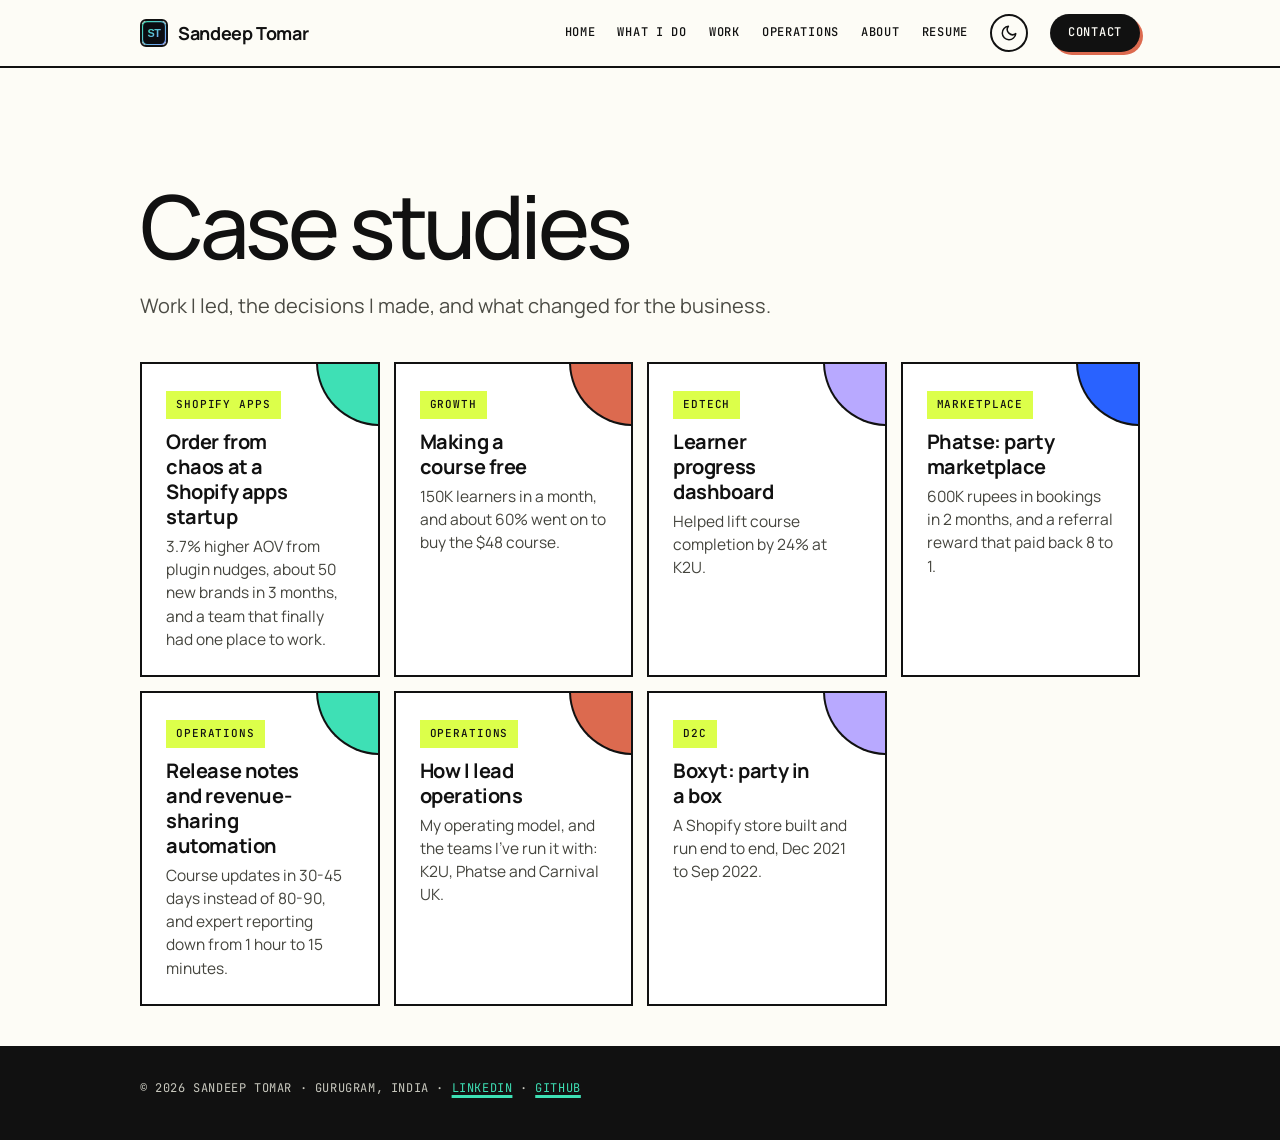
<file: projects.html>
<!doctype html><html lang="en"><head><meta charset="utf-8"><link rel="icon" href="favicon.ico" sizes="any"><link rel="icon" href="favicon.svg" type="image/svg+xml"><link rel="icon" href="favicon-32.png" sizes="32x32" type="image/png"><link rel="apple-touch-icon" href="apple-touch-icon.png"><meta name="theme-color" content="#0b0d12"><meta name="viewport" content="width=device-width,initial-scale=1"><title>Case studies | Sandeep Tomar</title><meta name="description" content="Case studies by Sandeep Tomar."><meta property="og:type" content="website"><meta property="og:site_name" content="Sandeep Tomar"><meta property="og:title" content="Case studies | Sandeep Tomar"><meta property="og:description" content="Case studies by Sandeep Tomar."><meta property="og:image" content="https://sandeeptomar16.github.io/og-image.png"><meta property="og:image:width" content="1200"><meta property="og:image:height" content="627"><meta property="og:url" content="https://sandeeptomar16.github.io/projects.html"><meta name="twitter:card" content="summary_large_image"><meta name="twitter:image" content="https://sandeeptomar16.github.io/og-image.png"><link rel="preconnect" href="https://fonts.googleapis.com"><link rel="preconnect" href="https://fonts.gstatic.com" crossorigin><link href="https://fonts.googleapis.com/css2?family=Inter:wght@400;500;600;700;800&display=swap" rel="stylesheet"><style>
:root{--bg:#0b0d12;--fg:#eef1f6;--muted:#9aa3b2;--line:#222835;--card:#121620;--accent:#3ee0b5;--accent2:#10261f;--accent3:#7c9cff;--ink:#06120e;color-scheme:dark}
*{box-sizing:border-box}html{scroll-behavior:smooth}
body{margin:0;background:var(--bg);background-image:radial-gradient(900px 500px at 85% -10%,rgba(62,224,181,.10),transparent 60%),radial-gradient(700px 400px at -10% 10%,rgba(124,156,255,.08),transparent 60%);background-repeat:no-repeat;color:var(--fg);font:17px/1.65 'Inter',Arial,sans-serif}
h1,h2,h3,.nav,.tag,.btn,.k{font-family:'Inter',Arial,sans-serif}
a{color:var(--accent)}
.wrap{max-width:900px;margin:0 auto;padding:0 20px}
header{border-bottom:1px solid var(--line);position:sticky;top:0;background:rgba(11,13,18,.72);-webkit-backdrop-filter:blur(12px);backdrop-filter:blur(12px);z-index:5}
.nav{display:flex;justify-content:space-between;align-items:center;padding:14px 20px;gap:12px;flex-wrap:wrap}
.nav b{font-size:17px;letter-spacing:-.2px}.logo{display:flex;align-items:center;gap:10px;color:var(--fg);text-decoration:none}.logo img{border-radius:7px;transition:transform .3s}.logo:hover img{transform:rotate(-8deg) scale(1.08)}.logo:hover b{color:var(--accent)}.logo b{transition:color .2s}
.nav div{display:flex;flex-wrap:wrap;gap:2px 18px}.nav div a{color:var(--muted);text-decoration:none;font-size:14px;font-weight:500}
.nav div a:hover,.nav div a.on{color:var(--accent)}
.hero{padding:64px 0 36px}
.hero h1{font-size:clamp(36px,6.4vw,58px);line-height:1.05;letter-spacing:-2px;font-weight:800;background:linear-gradient(100deg,#ffffff 30%,var(--accent) 75%,var(--accent3));-webkit-background-clip:text;background-clip:text;color:transparent;margin:0 0 16px;text-wrap:balance}
.hero p{font-size:19px;color:var(--muted);max-width:640px}
.tag{display:inline-block;font-size:12px;font-weight:600;color:var(--accent);background:var(--accent2);padding:4px 10px;border-radius:99px;margin:0 6px 8px 0}
.btn{display:inline-block;background:var(--accent);color:var(--ink);padding:12px 22px;border-radius:99px;text-decoration:none;font-weight:600;font-size:15px;margin:6px 10px 6px 0}
.btn.alt{background:transparent;color:var(--accent);border:1.5px solid var(--accent)}
h2{font-size:28px;font-weight:800;letter-spacing:-.8px;margin:0 0 14px;text-wrap:balance}
h3{font-size:18px;margin:0 0 4px}
section{padding:34px 0;border-top:1px solid var(--line)}
.grid{display:grid;grid-template-columns:repeat(auto-fit,minmax(220px,1fr));gap:14px}
.card{background:var(--card);border:1px solid var(--line);border-radius:12px;padding:20px;text-decoration:none;color:inherit;display:block}
a.card:hover{border-color:var(--accent);box-shadow:0 0 0 1px var(--accent),0 12px 30px -14px rgba(62,224,181,.35)}
.card p{margin:6px 0 0;color:var(--muted);font-size:15px;line-height:1.5}
.num{font-family:'Inter',sans-serif;font-size:34px;font-weight:700;letter-spacing:-1px;color:var(--accent);line-height:1}
.k{font-size:12px;text-transform:uppercase;letter-spacing:.8px;color:var(--muted);font-weight:600}
.job{margin:0 0 22px}.job .d{color:var(--muted);font-size:14px;font-family:'Inter',sans-serif}
ul{padding-left:20px}li{margin:5px 0}
.meta{display:grid;grid-template-columns:repeat(auto-fit,minmax(160px,1fr));gap:14px;margin:26px 0 8px;padding:18px;background:var(--card);border:1px solid var(--line);border-radius:12px}
.meta div span{display:block;font-family:'Inter',sans-serif;font-size:15px;font-weight:600}
.toc{display:flex;gap:6px;flex-wrap:wrap;margin:0 0 6px}
.toc a{font-family:'Inter',sans-serif;font-size:13px;font-weight:500;padding:6px 12px;border:1px solid var(--line);border-radius:99px;color:var(--muted);text-decoration:none}
.toc a:hover{color:var(--accent);border-color:var(--accent)}
.next{display:flex;justify-content:space-between;gap:12px;flex-wrap:wrap;margin-top:10px}
footer{border-top:1px solid var(--line);padding:26px 0 44px;color:var(--muted);font:14px 'Inter',sans-serif}
.flow{display:flex;gap:10px;flex-wrap:wrap;align-items:stretch;margin:14px 0}
.flow div{flex:1 1 150px;background:var(--card);border:1px solid var(--line);border-radius:10px;padding:12px 14px;font:14px/1.4 'Inter',sans-serif}
.flow div b{display:block;color:var(--accent);font-size:12px;text-transform:uppercase;letter-spacing:.6px;margin-bottom:4px}

.desk{position:relative;height:460px;border:1px solid var(--line);border-radius:16px;background-color:var(--card);background-image:radial-gradient(#2b3242 1px,transparent 1px);background-size:22px 22px;overflow:hidden;margin:6px 0 34px}
.desk .hint{position:absolute;right:14px;bottom:10px;font:12px 'Inter',sans-serif;color:var(--muted);pointer-events:none}
.note{position:absolute;width:158px;padding:14px 14px 16px;font:600 14px/1.35 'Inter',sans-serif;color:#2a2618;border-radius:3px;box-shadow:0 8px 14px -6px rgba(0,0,0,.35),0 1px 0 rgba(255,255,255,.4) inset;cursor:grab;user-select:none;touch-action:none;transition:box-shadow .15s,transform .15s}
.note:active{cursor:grabbing;box-shadow:0 18px 24px -8px rgba(0,0,0,.45)}
.note small{display:block;font-weight:500;font-size:12px;opacity:.75;margin-top:6px}
.note .big{display:block;font-size:30px;letter-spacing:-1px;line-height:1.05}
.y{background:#fde68a}.g{background:#bbf7d0}.p{background:#fbcfe8}.b{background:#bae6fd}.o{background:#fed7aa}
@media (max-width:560px){.desk{height:auto;display:grid;grid-template-columns:1fr 1fr;gap:12px;padding:14px 14px 40px}.note{position:static!important;width:auto;transform:none!important;touch-action:auto;cursor:pointer;font-size:13px}.note .big{font-size:24px}.desk .hint .dk{display:none}}
.callout{border-left:3px solid var(--accent);padding:8px 18px;background:var(--accent2);border-radius:0 10px 10px 0;margin:18px 0}.callout b{font-family:'Inter',sans-serif}.chips{margin:8px 0 0}h3.s{font-size:17px;margin:20px 0 6px}
.tbl{overflow-x:auto;margin:14px 0}.tbl table{border-collapse:collapse;width:100%;min-width:620px;font:14px/1.45 'Inter',sans-serif}.tbl th{text-align:left;font-size:12px;text-transform:uppercase;letter-spacing:.6px;color:var(--muted);border-bottom:2px solid var(--line);padding:8px 10px}.tbl td{border-bottom:1px solid var(--line);padding:10px;vertical-align:top}.tbl td:first-child{font-weight:600}.tbl td:last-child{color:var(--accent);font-weight:600}
.flip{perspective:1000px;background:none;border:0;padding:0;text-align:left;cursor:pointer;min-height:170px;font:inherit;color:inherit}
.flip .in{position:relative;width:100%;height:100%;min-height:170px;transition:transform .5s;transform-style:preserve-3d}
.flip.on .in{transform:rotateY(180deg)}
.flip .fc,.flip .bc{position:absolute;inset:0;backface-visibility:hidden;-webkit-backface-visibility:hidden;border-radius:12px;padding:20px;border:1px solid var(--line);display:flex;flex-direction:column;justify-content:space-between}
.flip .fc{background:var(--card)}.flip .fc h3{font-size:19px}.flip .fc small{font:600 12px 'Inter',sans-serif;color:var(--accent)}
.flip .bc{background:var(--accent);color:var(--ink);transform:rotateY(180deg);font:15px/1.5 'Inter',sans-serif}
.tl{display:flex;gap:8px;flex-wrap:wrap;margin:6px 0 16px}
.tl button{font:600 14px 'Inter',sans-serif;padding:9px 14px;border-radius:99px;border:1.5px solid var(--line);background:var(--card);color:var(--muted);cursor:pointer}
.tl button[aria-selected=true]{background:var(--accent);border-color:var(--accent);color:var(--ink)}
.tlp{background:var(--card);border:1px solid var(--line);border-radius:12px;padding:22px}
.note[data-href]::after{content:'Open →';display:block;font-size:11px;margin-top:8px;opacity:.7}
@media (prefers-reduced-motion:reduce){.flip .in{transition:none}}
/* motion */
#prog{position:fixed;left:0;top:0;height:3px;width:100%;transform-origin:0 50%;transform:scaleX(0);background:linear-gradient(90deg,var(--accent),var(--accent3));z-index:10;pointer-events:none}
header{transition:box-shadow .3s,background .3s}header.sc{box-shadow:0 10px 30px -18px rgba(0,0,0,.9);background:rgba(11,13,18,.88)}
.nav div a{position:relative;transition:color .2s}.nav div a::after{content:'';position:absolute;left:0;right:0;bottom:-4px;height:2px;border-radius:2px;background:var(--accent);transform:scaleX(0);transform-origin:left;transition:transform .25s}.nav div a:hover::after,.nav div a.on::after{transform:scaleX(1)}
.btn{position:relative;overflow:hidden;transition:transform .2s,box-shadow .25s,background .25s,color .25s}
.btn:hover{transform:translateY(-2px);box-shadow:0 10px 24px -10px rgba(62,224,181,.7)}.btn:active{transform:translateY(0) scale(.97)}
.btn:not(.alt)::after{content:'';position:absolute;top:0;left:-60%;width:40%;height:100%;background:linear-gradient(100deg,transparent,rgba(255,255,255,.55),transparent);transform:skewX(-20deg);animation:shine 4.5s ease-in-out infinite}
.btn.alt:hover{background:var(--accent2)}
@keyframes shine{0%,70%{left:-60%}100%{left:130%}}
.card{position:relative;transition:transform .25s,border-color .25s,box-shadow .25s}
.card::before{content:'';position:absolute;inset:0;border-radius:inherit;pointer-events:none;opacity:0;transition:opacity .3s;background:radial-gradient(320px circle at var(--mx,50%) var(--my,50%),rgba(62,224,181,.13),transparent 60%)}
.card:hover{transform:translateY(-4px);border-color:rgba(62,224,181,.55);box-shadow:0 16px 34px -18px rgba(62,224,181,.45)}.card:hover::before{opacity:1}
.hero h1{background-size:220% 100%;animation:hue 7s ease-in-out infinite alternate}
@keyframes hue{from{background-position:0% 0}to{background-position:100% 0}}
.hp{animation:floaty 6s ease-in-out infinite;transition:transform .3s}
@keyframes floaty{0%,100%{translate:0 0}50%{translate:0 -10px}}
.tag{transition:transform .2s}.tag:hover{transform:translateY(-1px)}
.note:hover{z-index:3;box-shadow:0 18px 26px -10px rgba(0,0,0,.6)}
.tlp{animation:fadeUp .45s ease both}.tl button{transition:background .2s,color .2s,border-color .2s,transform .15s}.tl button:hover{transform:translateY(-1px);border-color:var(--accent);color:var(--fg)}
.flip{transition:transform .2s}.flip:hover{transform:translateY(-3px)}.flip:hover .fc{border-color:rgba(62,224,181,.55)}
.toc a{transition:color .2s,border-color .2s,background .2s}.toc a:hover{background:var(--accent2)}
@keyframes fadeUp{from{opacity:0;translate:0 12px}to{opacity:1;translate:0 0}}
html.js .rv{opacity:0;translate:0 26px;transition:opacity .7s ease,translate .7s cubic-bezier(.2,.7,.2,1);transition-delay:var(--d,0s)}
html.js .rv.in{opacity:1;translate:0 0}
@media (prefers-reduced-motion:reduce){*,*::before,*::after{animation:none!important;transition:none!important}html.js .rv{opacity:1;translate:none}#prog{display:none}}

.heroflex{display:flex;gap:40px;align-items:center;flex-wrap:wrap-reverse}.ht{flex:1 1 440px;min-width:0}.hp{width:240px;height:240px;max-width:100%;border-radius:50%;object-fit:cover;border:5px solid var(--accent);box-shadow:0 0 0 8px rgba(62,224,181,.08),0 20px 40px -12px rgba(62,224,181,.35)}@media (max-width:560px){.hp{width:150px;height:150px}}
</style><link href="https://fonts.googleapis.com/css2?family=JetBrains+Mono:wght@400;500;700&family=Manrope:wght@400;500;600;700;800&display=swap" rel="stylesheet"><link rel="stylesheet" href="theme.css"><script src="theme.js"></script></head><body>
<div id="prog"></div><header><div class="wrap nav"><a class="logo" href="index.html" aria-label="Sandeep Tomar, home"><img src="favicon.svg" alt="" width="28" height="28"><b>Sandeep Tomar</b></a><div><a href="index.html">Home</a><a href="product.html">What I do</a><a href="projects.html">Work</a><a href="operations.html">Operations</a><a href="about.html">About</a><a href="assets/Sandeep_Tomar_Product_Manager_Resume.pdf">Resume</a><a href="index.html#contact">Contact</a></div></div></header>
<div class="wrap"><div class="hero" style="padding-bottom:20px"><h1>Case studies</h1><p>Work I led, the decisions I made, and what changed for the business.</p></div><div class="grid" style="padding-bottom:40px">
<a class="card" href="case-yourtoken.html"><span class="tag">Shopify apps</span><h3>Order from chaos at a Shopify apps startup</h3><p>3.7% higher AOV from plugin nudges, about 50 new brands in 3 months, and a team that finally had one place to work.</p></a>
<a class="card" href="case-free-launch.html"><span class="tag">Growth</span><h3>Making a course free</h3><p>150K learners in a month, and about 60% went on to buy the $48 course.</p></a>
<a class="card" href="case-k2u-dashboard.html"><span class="tag">EdTech</span><h3>Learner progress dashboard</h3><p>Helped lift course completion by 24% at K2U.</p></a>
<a class="card" href="case-phatse.html"><span class="tag">Marketplace</span><h3>Phatse: party marketplace</h3><p>600K rupees in bookings in 2 months, and a referral reward that paid back 8 to 1.</p></a>
<a class="card" href="case-automation.html"><span class="tag">Operations</span><h3>Release notes and revenue-sharing automation</h3><p>Course updates in 30-45 days instead of 80-90, and expert reporting down from 1 hour to 15 minutes.</p></a>
<a class="card" href="operations.html"><span class="tag">Operations</span><h3>How I lead operations</h3><p>My operating model, and the teams I've run it with: K2U, Phatse and Carnival UK.</p></a>
<a class="card" href="case-boxyt.html"><span class="tag">D2C</span><h3>Boxyt: party in a box</h3><p>A Shopify store built and run end to end, Dec 2021 to Sep 2022.</p></a></div></div>
<script>
(function(){var rm=window.matchMedia&&matchMedia('(prefers-reduced-motion: reduce)').matches;
var nums=[].slice.call(document.querySelectorAll('.num'));
function run(el){var m=el.textContent.match(/^(\D*)(\d+)(.*)$/);if(!m||rm)return;var end=+m[2],t0=null,d=900;
 function f(t){if(!t0)t0=t;var p=Math.min(1,(t-t0)/d);el.textContent=m[1]+Math.round(end*(1-Math.pow(1-p,3)))+m[3];if(p<1)requestAnimationFrame(f);}requestAnimationFrame(f);}
if('IntersectionObserver' in window){var io=new IntersectionObserver(function(es){es.forEach(function(e){if(e.isIntersecting){run(e.target);io.unobserve(e.target);}})},{threshold:.6});nums.forEach(function(n){io.observe(n)});}
[].forEach.call(document.querySelectorAll('.flip'),function(b){b.addEventListener('click',function(){b.classList.toggle('on');b.setAttribute('aria-pressed',b.classList.contains('on'))})});
[].forEach.call(document.querySelectorAll('.tl'),function(t){var bs=[].slice.call(t.querySelectorAll('button'));bs.forEach(function(b){b.addEventListener('click',function(){bs.forEach(function(x){var on=x===b;x.setAttribute('aria-selected',on);document.getElementById(x.getAttribute('aria-controls')).hidden=!on;})})})});
})();
document.documentElement.classList.add('js');
(function(){var rm=window.matchMedia&&matchMedia('(prefers-reduced-motion: reduce)').matches;
var hd=document.querySelector('header'),pg=document.getElementById('prog');
function sc(){var h=document.documentElement,m=h.scrollHeight-h.clientHeight;if(pg)pg.style.transform='scaleX('+(m>0?h.scrollTop/m:0)+')';if(hd)hd.classList.toggle('sc',h.scrollTop>10);}
addEventListener('scroll',sc,{passive:true});sc();
[].forEach.call(document.querySelectorAll('.card'),function(c){c.addEventListener('pointermove',function(e){var r=c.getBoundingClientRect();c.style.setProperty('--mx',(e.clientX-r.left)+'px');c.style.setProperty('--my',(e.clientY-r.top)+'px');});});
if(rm||!('IntersectionObserver' in window))return;
var els=[].slice.call(document.querySelectorAll('section > h2, section > .k, section > p, .grid, .meta, .toc, .desk, .tl, .flow, .callout, .tbl, .next, .job, section > ul'));
els.forEach(function(el){if(el.closest('.grid')&&!el.classList.contains('grid'))return;el.classList.add('rv');});
[].forEach.call(document.querySelectorAll('.grid'),function(g){[].forEach.call(g.children,function(c,i){c.classList.add('rv');c.style.setProperty('--d',(i*0.08)+'s');});g.classList.remove('rv');});
var io=new IntersectionObserver(function(es){es.forEach(function(e){if(e.isIntersecting){e.target.classList.add('in');io.unobserve(e.target);}})},{threshold:.12,rootMargin:'0px 0px -40px 0px'});
[].forEach.call(document.querySelectorAll('.rv'),function(el){io.observe(el)});
})();
</script>
<footer><div class="wrap">&copy; 2026 Sandeep Tomar &middot; Gurugram, India &middot; <a href="https://www.linkedin.com/in/sandeep-tomar-81690125">LinkedIn</a> &middot; <a href="https://github.com/SandeepTomar16">GitHub</a></div></footer></body></html>
</file>
<file: theme.css>
/* Theme: cream paper, black outlines, flat colour bands, pill buttons with offset shadows,
   mono labels, sticky notes on a grid board. Loaded after each page's own styles. */
:root{--bg:#fdfcf6;--fg:#111111;--muted:#4b4b44;--card:#ffffff;--line:#111111;--ink:#111111;
--g:#3ee0b5;--o:#dc6a4f;--p:#b8a9ff;--b:#2962ff;--y:#dcff4a;--accent:#0b8f6c;--accent2:#e8f8f2;--accent3:#2962ff;
--mono:'JetBrains Mono',ui-monospace,Menlo,Consolas,monospace;--sans:'Manrope','Inter',Arial,sans-serif;color-scheme:light}
html{background:var(--bg);overflow-x:clip}
body{background:var(--bg);background-image:none;color:var(--fg);font-family:var(--sans);font-size:17px;line-height:1.6;overflow-x:clip}
::selection{background:var(--g);color:#111}
.wrap{max-width:1040px}
a{color:inherit}
p a,li a,footer a{text-decoration:underline;text-decoration-color:var(--g);text-decoration-thickness:3px;text-underline-offset:3px}
/* header */
header{background:var(--bg);-webkit-backdrop-filter:none;backdrop-filter:none;border-bottom:2px solid #111}
header.sc{background:var(--bg);box-shadow:none}
.nav b{font-family:var(--sans);font-weight:700;font-size:18px;letter-spacing:-.02em}
.logo:hover b{color:var(--fg)}.logo img{border-radius:6px;border:2px solid #111}
.nav div{align-items:center;gap:6px 22px}
.nav div a{font-family:var(--mono);font-size:12px;text-transform:uppercase;letter-spacing:.06em;font-weight:500;color:var(--fg)}
.nav div a:hover,.nav div a.on{color:var(--fg)}
.nav div a::after{height:3px;border-radius:0;background:var(--g)}
.nav div a:last-child{background:#111;color:var(--bg);padding:9px 18px;border-radius:99px;box-shadow:3px 3px 0 var(--o);transition:transform .15s,box-shadow .15s}
.nav div a:last-child::after{display:none}
.nav div a:last-child:hover{transform:translate(2px,2px);box-shadow:1px 1px 0 var(--o);color:var(--bg)}
#prog{background:var(--o);height:4px}
/* type */
h1,h2,h3,.num{font-family:var(--sans)}
.hero{padding:96px 0 96px}
.hero h1{font-size:clamp(42px,8.4vw,88px);line-height:.98;letter-spacing:-.05em;font-weight:500;background:none;-webkit-background-clip:border-box;background-clip:border-box;color:var(--fg);-webkit-text-fill-color:currentColor;animation:none;margin:18px 0 22px;text-wrap:balance}
.hero h1::after{content:none}
.hl{color:var(--o);transition:color .25s}.hero h1:hover .hl{color:var(--b)}
.hero p{font-size:20px;color:var(--muted);max-width:640px}
h2{font-size:clamp(34px,5.6vw,62px);line-height:1;letter-spacing:-.045em;font-weight:500;margin:0 0 34px;text-wrap:balance}
h3{font-size:20px;font-weight:700;letter-spacing:-.02em;line-height:1.25}
.k{font-family:var(--mono);font-size:12px;letter-spacing:.1em;font-weight:500;color:inherit;opacity:.85}
.k::before{content:none}
body{counter-reset:sec}
section>h2::before{counter-increment:sec;content:counter(sec,decimal-leading-zero) ' /';display:block;font:500 12px var(--mono);letter-spacing:.14em;margin-bottom:14px;color:inherit;opacity:.8}
/* sections as bands */
section{position:relative;padding:116px 0;border-top:0;clip-path:inset(0 -100vmax)}
section::before{content:'';position:absolute;left:-100vmax;right:-100vmax;top:0;height:1px;background:rgba(17,17,17,.1)}
section:first-of-type::before{display:none}
section.bg{background:var(--band);box-shadow:0 0 0 100vmax var(--band);color:var(--fg)}
.bg-p{--band:var(--p)}.bg-o{--band:var(--o)}.bg-g{--band:var(--g)}.bg-y{--band:var(--y)}
.bg-b{--band:var(--b);--fg:#fff;--muted:#e3e9ff}
.bg-k{--band:#111;--fg:#fdfcf6;--muted:#c9c9bf}
section.bg p,section.bg li{color:inherit}
.bg-k a:not(.card):not(.btn),.bg-b a:not(.card):not(.btn){text-decoration-color:var(--g)}
/* tags */
.tag{font-family:var(--mono);font-size:11px;text-transform:uppercase;letter-spacing:.08em;font-weight:500;background:var(--y);color:#111;border:0;border-radius:0;padding:5px 10px;margin:0 8px 10px 0}
.tag:hover{transform:none}
/* buttons: pill with offset shadow */
.btn{border-radius:99px;overflow:visible;font-family:var(--mono);font-size:13px;text-transform:uppercase;letter-spacing:.06em;font-weight:700;background:#111;color:var(--bg);border:2px solid #111;padding:13px 24px;margin:8px 16px 14px 0;box-shadow:5px 5px 0 var(--o);transition:transform .15s,box-shadow .15s,background .2s,color .2s}
.btn::before,.btn::after,.btn:not(.alt)::after{content:none;animation:none}
.btn:hover{transform:translate(3px,3px);box-shadow:2px 2px 0 var(--o);background:#111;color:var(--bg)}
.btn:active{transform:translate(5px,5px);box-shadow:0 0 0 var(--o)}
.btn.alt{background:transparent;color:inherit;border:2px solid currentColor;box-shadow:none}
.btn.alt:hover{background:var(--g);border-color:#111;color:#111;transform:none;box-shadow:4px 4px 0 #111}
.bg-k .btn,.bg-b .btn{background:var(--y);color:#111;border-color:#111;box-shadow:5px 5px 0 var(--o)}
.bg-k .btn:hover,.bg-b .btn:hover{background:var(--y);color:#111}
.bg-k .btn.alt,.bg-b .btn.alt{background:transparent;color:inherit;border-color:currentColor;box-shadow:none}
/* cards: outlined, colour corner, flood on hover */
.card{position:relative;overflow:hidden;background:#fff;color:#111;border:2px solid #111;border-radius:0;padding:24px;box-shadow:0 0 0 #111;transition:transform .18s,box-shadow .18s,background .2s}
.card::before{content:none}
.card::after{content:'';position:absolute;top:-2px;right:-2px;width:62px;height:62px;background:var(--cc,var(--g));border-left:2px solid #111;border-bottom:2px solid #111;border-radius:0 0 0 100%;transition:width .25s,height .25s}
.card:nth-child(4n+1){--cc:var(--g)}.card:nth-child(4n+2){--cc:var(--o)}.card:nth-child(4n+3){--cc:var(--p)}.card:nth-child(4n){--cc:var(--b)}
.card:hover,a.card:hover{transform:translate(-3px,-3px);box-shadow:6px 6px 0 #111;background:var(--hv,var(--g));border-color:#111}
.card:hover::after{width:78px;height:78px}
.card h3{padding-right:46px;color:#111}
.card p{color:#44443d;font-size:15.5px}
.card:hover p,.card:hover h3,.card:hover .num{color:#111}
.card .tag{background:var(--y)}
.num{font-weight:800;font-size:clamp(42px,5vw,58px);letter-spacing:-.05em;line-height:1;color:#111;display:inline-block;margin:0 0 8px;background:linear-gradient(transparent 64%,var(--g) 64%);padding-right:6px}
.card:nth-child(4n+2) .num{background-image:linear-gradient(transparent 64%,var(--p) 64%)}
.card:nth-child(4n+3) .num{background-image:linear-gradient(transparent 64%,var(--y) 64%)}
.card:nth-child(4n) .num{background-image:linear-gradient(transparent 64%,#ffb4a2 64%)}
.card:hover .num{background-image:linear-gradient(transparent 64%,#fff 64%)}
/* tilted cards in the coral band */
.tilt .card:nth-child(1){transform:rotate(-1.4deg);background:var(--bg)}
.tilt .card:nth-child(2){transform:rotate(1deg);background:var(--y)}
.tilt .card:nth-child(3){transform:rotate(-.6deg);background:#7addd0}
.tilt .card{box-shadow:6px 6px 0 #111}
.tilt .card:hover{transform:translate(-3px,-3px) rotate(0)}
/* misc components */
.meta,.flow div,.tlp,.flip .fc,.callout{border-radius:0;border:2px solid #111;background:#fff;color:#111}
.meta div span,.flow div b{font-family:var(--mono)}
.flow div b{color:#111;background:var(--y);display:inline-block;padding:2px 6px}
.flow div{font-family:var(--sans)}
.meta{box-shadow:6px 6px 0 #111}
.callout{border-left:8px solid #111;background:var(--y);color:#111;border-radius:0}
.callout b,.callout p,.callout li{color:#111}
.toc a,.tl button{font-family:var(--mono);font-size:12px;text-transform:uppercase;letter-spacing:.05em;font-weight:500;border:2px solid currentColor;border-radius:99px;background:transparent;color:inherit;padding:8px 16px}
.toc a:hover,.tl button:hover{background:var(--g);color:#111;border-color:#111;transform:none}
.tl button[aria-selected=true]{background:#111;color:var(--bg);border-color:#111}
.bg-k .tl button[aria-selected=true]{background:var(--y);color:#111}
.tlp{padding:26px;box-shadow:6px 6px 0 #111;color:#111}.tlp .d,.tlp li{color:#111!important}
.flip .fc{background:#fff;color:#111}.flip .fc small{font-family:var(--mono);color:#111;background:var(--y);align-self:flex-start;padding:2px 6px}
.flip .bc{background:var(--g);color:#111;border:2px solid #111;border-radius:0;font-family:var(--sans)}
.flip:hover .fc{border-color:#111;box-shadow:5px 5px 0 #111}
.flip:nth-child(3n+2) .bc{background:var(--p)}.flip:nth-child(3n) .bc{background:var(--y)}
.tbl{border:2px solid #111;background:#fff;color:#111}
.tbl th{font-family:var(--mono);color:#111;border-bottom:2px solid #111;background:var(--y)}
.tbl td{border-bottom:1px solid #d9d6c8;color:#111}.tbl td:last-child{color:#111;font-weight:700}
ul{color:inherit}
/* sticky-note board */
.desk{border:2px solid #111;border-radius:0;background-color:var(--bg);background-image:linear-gradient(rgba(17,17,17,.12) 1px,transparent 1px),linear-gradient(90deg,rgba(17,17,17,.12) 1px,transparent 1px);background-size:34px 34px;height:520px;box-shadow:8px 8px 0 #111}
.desk .hint{color:#111;font-family:var(--mono);font-size:11px;text-transform:uppercase;letter-spacing:.05em}
.note{border:2px solid #111;border-radius:0;color:#111;font-family:var(--sans);box-shadow:7px 7px 0 rgba(17,17,17,.28)}
.note::before{content:'';position:absolute;top:-11px;left:50%;width:74px;height:22px;background:rgba(255,255,255,.65);transform:translateX(-50%) rotate(-2deg);box-shadow:0 1px 0 rgba(0,0,0,.1)}
.note:active{box-shadow:12px 12px 0 rgba(17,17,17,.3)}
.note .big{font-family:var(--sans);font-weight:800;letter-spacing:-.04em}
.note small{font-family:var(--mono);font-size:10.5px;text-transform:uppercase;letter-spacing:.04em;opacity:.8}
.y{background:var(--y)}.g{background:var(--g)}.p{background:var(--p)}.b{background:#8fb0ff}.o{background:#f2a68f}
/* portrait */
.hp{border-radius:0;border:2px solid #111;padding:0;background:#fff;box-shadow:10px 10px 0 var(--g);animation:none;filter:none;object-fit:cover;width:260px;height:300px}
@media (max-width:560px){.hp{width:170px;height:200px}}
/* footer */
footer{background:#111;color:#c9c9bf;border-top:0;box-shadow:0 0 0 100vmax #111;clip-path:inset(0 -100vmax);font-family:var(--mono);font-size:12px;letter-spacing:.05em;text-transform:uppercase;padding:34px 0 44px}
footer a{color:var(--g)}

/* fewer colour changes: no divider between sections of the same band */
section:not(.bg)+section:not(.bg)::before,.bg-p+.bg-p::before,.bg-g+.bg-g::before,.bg-k+.bg-k::before{display:none}
/* flip cards size to their longest face, so text never spills */
.flip .in{display:grid;min-height:0;height:auto}
.flip .fc,.flip .bc{position:relative;inset:auto;grid-area:1/1;height:auto;min-height:190px}
.flip .bc{font-size:15.5px;line-height:1.55}
@media (max-width:560px){section{padding:76px 0}.hero{padding:56px 0 64px}}

/* each card floods with its own colour on hover */
.card:nth-child(4n+1){--hv:var(--g)}.card:nth-child(4n+2){--hv:#f2a68f}.card:nth-child(4n+3){--hv:var(--p)}.card:nth-child(4n){--hv:var(--y)}
.card:nth-child(4n+2):hover .num{background-image:linear-gradient(transparent 64%,#fff 64%)}
/* tab and chip hover: lift, offset shadow, own colour each */
.tl button,.toc a{transition:transform .15s,box-shadow .15s,background .2s,color .2s}
.tl button:hover,.toc a:hover{transform:translate(-2px,-2px);box-shadow:3px 3px 0 #111;color:#111;border-color:#111;background:var(--p)}
.tl button:nth-child(5n+2):hover,.toc a:nth-child(5n+2):hover{background:var(--y)}
.tl button:nth-child(5n+3):hover,.toc a:nth-child(5n+3):hover{background:#fff}
.tl button:nth-child(5n+4):hover,.toc a:nth-child(5n+4):hover{background:#f2a68f}
.tl button:nth-child(5n):hover,.toc a:nth-child(5n):hover{background:#8fb0ff}
.tl button:active,.toc a:active{transform:translate(0,0);box-shadow:0 0 0 #111}
.tl button[aria-selected=true]:hover{background:#111;color:var(--bg)}

/* ---------- night mode toggle button ---------- */
.tm{display:inline-flex;align-items:center;justify-content:center;width:38px;height:38px;padding:0;border:2px solid currentColor;border-radius:99px;background:transparent;color:var(--fg);cursor:pointer;transition:transform .15s,background .2s,color .2s,box-shadow .15s}
.tm:hover{background:var(--g);color:#111;border-color:#111;transform:translate(-1px,-1px);box-shadow:3px 3px 0 #111}
.tm:active{transform:none;box-shadow:none}
.tm:focus-visible{outline:3px solid var(--b);outline-offset:2px}
.tm.fl{position:fixed;right:16px;bottom:16px;z-index:20;background:var(--bg)}

/* ---------- night mode ---------- */
html[data-theme=dark]{--bg:#14130f;--fg:#f4f2e8;--muted:#b9b6a8;--card:#1e1d18;--line:#f4f2e8;--ink:#f4f2e8;--accent:#3ee0b5;--accent2:#12261f;color-scheme:dark}
html[data-theme=dark] ::selection{background:var(--g);color:#111}
html[data-theme=dark] section::before{background:rgba(244,242,232,.12)}
html[data-theme=dark] header{border-bottom-color:#f4f2e8}
html[data-theme=dark] .logo img{border-color:#f4f2e8}
html[data-theme=dark] .nav div a:last-child{background:#f4f2e8;color:#14130f}
html[data-theme=dark] .nav div a:last-child:hover{color:#14130f}
/* bands: deep versions of the same colours, light text */
html[data-theme=dark] .bg-p{--band:#2b2549}
html[data-theme=dark] .bg-g{--band:#0f3a30}
html[data-theme=dark] .bg-o{--band:#4a2519}
html[data-theme=dark] .bg-y{--band:#3a3c12}
html[data-theme=dark] .bg-b{--band:#1c3ba8;--fg:#fff;--muted:#d7defa}
html[data-theme=dark] .bg-k{--band:#0a0a08;--fg:#f4f2e8;--muted:#b9b6a8}
html[data-theme=dark] footer{background:#0a0a08;box-shadow:0 0 0 100vmax #0a0a08}
/* buttons */
html[data-theme=dark] .btn{background:#f4f2e8;color:#14130f;border-color:#f4f2e8}
html[data-theme=dark] .btn:hover{background:#f4f2e8;color:#14130f}
html[data-theme=dark] .btn.alt{background:transparent;color:inherit;border-color:currentColor}
html[data-theme=dark] .btn.alt:hover{background:var(--g);color:#111;border-color:#111;box-shadow:4px 4px 0 #111}
html[data-theme=dark] .bg-k .btn,html[data-theme=dark] .bg-b .btn{background:var(--y);color:#111;border-color:#111}
html[data-theme=dark] .bg-k .btn.alt,html[data-theme=dark] .bg-b .btn.alt{background:transparent;color:inherit;border-color:currentColor}
/* cards */
html[data-theme=dark] .card{background:#1e1d18;color:#f4f2e8;border-color:#f4f2e8}
html[data-theme=dark] .card::after{border-left-color:#f4f2e8;border-bottom-color:#f4f2e8}
html[data-theme=dark] .card h3,html[data-theme=dark] .num{color:#f4f2e8}
html[data-theme=dark] .card p{color:#bdbaab}
html[data-theme=dark] .card:hover,html[data-theme=dark] a.card:hover{background:var(--hv,var(--g));box-shadow:6px 6px 0 #f4f2e8;border-color:#f4f2e8}
html[data-theme=dark] .card:hover h3,html[data-theme=dark] .card:hover p,html[data-theme=dark] .card:hover .num{color:#111}
html[data-theme=dark] .num{background-image:linear-gradient(transparent 64%,rgba(62,224,181,.5) 64%)}
html[data-theme=dark] .card:nth-child(4n+2) .num{background-image:linear-gradient(transparent 64%,rgba(184,169,255,.5) 64%)}
html[data-theme=dark] .card:nth-child(4n+3) .num{background-image:linear-gradient(transparent 64%,rgba(220,255,74,.4) 64%)}
html[data-theme=dark] .card:nth-child(4n) .num{background-image:linear-gradient(transparent 64%,rgba(255,180,162,.5) 64%)}
html[data-theme=dark] .card:hover .num{background-image:linear-gradient(transparent 64%,#fff 64%)!important}
html[data-theme=dark] .card .tag{color:#111}
html[data-theme=dark] .tilt .card:nth-child(1){background:#14130f}
html[data-theme=dark] .tilt .card:nth-child(2){background:#3a3c12}
html[data-theme=dark] .tilt .card:nth-child(3){background:#0f3a30}
html[data-theme=dark] .tilt .card{box-shadow:6px 6px 0 #f4f2e8}
html[data-theme=dark] .tilt .card:hover{background:var(--hv,var(--g))}
/* panels, tables, callouts, flip cards */
html[data-theme=dark] .meta,html[data-theme=dark] .flow div,html[data-theme=dark] .tlp,html[data-theme=dark] .flip .fc,html[data-theme=dark] .tbl{background:#1e1d18;color:#f4f2e8;border-color:#f4f2e8}
html[data-theme=dark] .meta,html[data-theme=dark] .tlp{box-shadow:6px 6px 0 #f4f2e8}
html[data-theme=dark] .tlp .d,html[data-theme=dark] .tlp li{color:#f4f2e8!important}
html[data-theme=dark] .callout{background:#3a3c12;color:#f4f2e8;border-color:#f4f2e8;border-left-color:#f4f2e8}
html[data-theme=dark] .callout b,html[data-theme=dark] .callout p,html[data-theme=dark] .callout li{color:#f4f2e8}
html[data-theme=dark] .flow div b{color:#111}
html[data-theme=dark] .flip .bc{border-color:#f4f2e8}
html[data-theme=dark] .flip:hover .fc{box-shadow:5px 5px 0 #f4f2e8}
html[data-theme=dark] .tbl th{color:#111;border-bottom-color:#111}
html[data-theme=dark] .tbl td{border-bottom-color:rgba(244,242,232,.2);color:#f4f2e8}
html[data-theme=dark] .tbl td:last-child{color:#f4f2e8}
/* tabs and chips */
html[data-theme=dark] .tl button[aria-selected=true],html[data-theme=dark] .tl button[aria-selected=true]:hover{background:#f4f2e8;color:#14130f;border-color:#f4f2e8}
html[data-theme=dark] .bg-k .tl button[aria-selected=true]{background:var(--y);color:#111}
html[data-theme=dark] .tl button:hover,html[data-theme=dark] .toc a:hover{box-shadow:3px 3px 0 #f4f2e8}
/* sticky-note board and portrait */
html[data-theme=dark] .desk{border-color:#f4f2e8;background-image:linear-gradient(rgba(244,242,232,.1) 1px,transparent 1px),linear-gradient(90deg,rgba(244,242,232,.1) 1px,transparent 1px);box-shadow:8px 8px 0 #f4f2e8}
html[data-theme=dark] .desk .hint{color:#f4f2e8}
html[data-theme=dark] .note{box-shadow:7px 7px 0 rgba(0,0,0,.55)}
html[data-theme=dark] .hp{border-color:#f4f2e8}
html[data-theme=dark] .tm{color:var(--fg)}
html[data-theme=dark] .tm:hover{color:#111}
</file>
